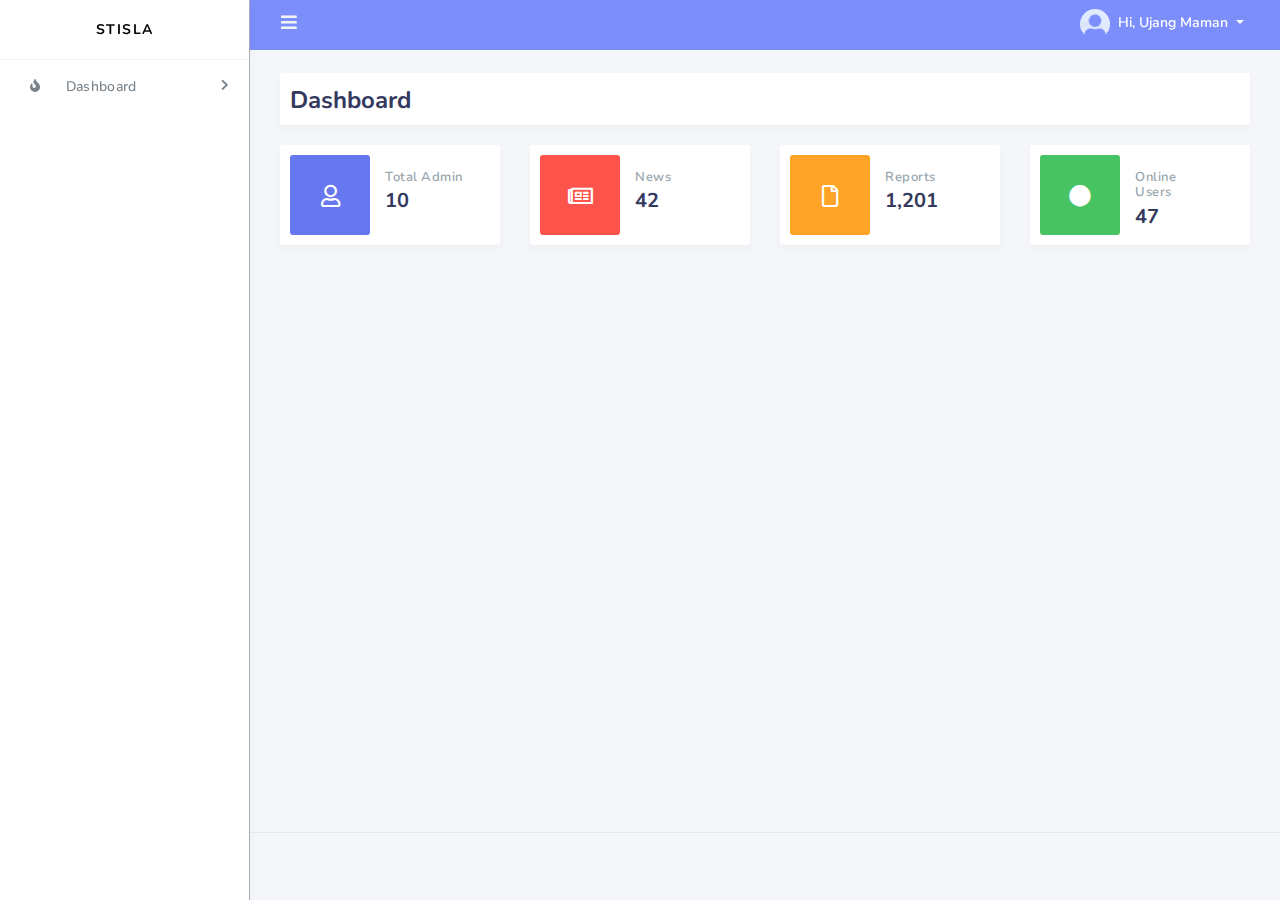
<file: product/index.html>
<!DOCTYPE html>
<html lang="en">

<head>
  <meta charset="UTF-8">
  <meta content="width=device-width, initial-scale=1, maximum-scale=1, shrink-to-fit=no" name="viewport">
  <title>General Dashboard &mdash; Stisla</title>

  <link rel="stylesheet" href="assets/css/bootstrap.min.css">
  <link rel="stylesheet" href="assets/css/fontawesome/css/all.css">

  <!-- CSS Libraries -->
  <link rel="stylesheet" href="assets/css/jqvmap.min.css">
  <link rel="stylesheet" href="assets/css/weather-icons.min.css">
  <link rel="stylesheet" href="assets/css/weather-icons-wind.min.css">
  <link rel="stylesheet" href="assets/css/summernote-bs4.css">

  <!-- Template CSS -->
  <link rel="stylesheet" href="assets/css/style.css">
  <link rel="stylesheet" href="assets/css/components.css">
</head>

<body>
  <div id="app">
    <div class="main-wrapper">
      <div class="navbar-bg"></div>
      <nav class="navbar navbar-expand-lg main-navbar">
        <form class="form-inline mr-auto">
          <ul class="navbar-nav mr-3">
            <li><a href="#" data-toggle="sidebar" class="nav-link nav-link-lg"><i class="fas fa-bars"></i></a></li>
          </ul>
        </form>
        <ul class="navbar-nav navbar-right">

          <li class="dropdown"><a href="#" data-toggle="dropdown"
              class="nav-link dropdown-toggle nav-link-lg nav-link-user">
              <img alt="image" src="assets/img/avatar/avatar-1.png" class="rounded-circle mr-1">
              <div class="d-sm-none d-lg-inline-block">Hi, Ujang Maman</div>
            </a>
            <div class="dropdown-menu dropdown-menu-right">

              <a href="#!" class="dropdown-item has-icon">
                <i class="far fa-user"></i> Profile
              </a>

              <a href="#!" class="dropdown-item has-icon">
                <i class="fas fa-cog"></i>Login Page Settings
              </a>

              <div class="dropdown-divider"></div>
              <a href="#!" class="dropdown-item has-icon text-danger">
                <i class="fas fa-sign-out-alt"></i> Logout
              </a>
            </div>
          </li>
        </ul>
      </nav>
      <div class="main-sidebar sidebar-style-2">
        <aside id="sidebar-wrapper">
          <div class="sidebar-brand">
            <a href="index.html">Stisla</a>
          </div>
          <div class="sidebar-brand sidebar-brand-sm">
            <a href="index.html">St</a>
          </div>
          <ul class="sidebar-menu">
            <li class="nav-item dropdown">
              <a href="#" class="nav-link has-dropdown"><i class="fas fa-fire"></i><span>Dashboard</span></a>
              <ul class="dropdown-menu">
                <li class="active"><a class="nav-link" href="#!">General Dashboard</a></li>
                <li><a class="nav-link" href="#!">Ecommerce Dashboard</a></li>
              </ul>
            </li>

          </ul>
        </aside>
      </div>

      <!-- Main Content -->
      <div class="main-content">
        <section class="section">
          <div class="section-header">
            <h1>Dashboard</h1>
          </div>
          <div class="row">
            <div class="col-lg-3 col-md-6 col-sm-6 col-12">
              <div class="card card-statistic-1">
                <div class="card-icon bg-primary">
                  <i class="far fa-user"></i>
                </div>
                <div class="card-wrap">
                  <div class="card-header">
                    <h4>Total Admin</h4>
                  </div>
                  <div class="card-body">
                    10
                  </div>
                </div>
              </div>
            </div>
            <div class="col-lg-3 col-md-6 col-sm-6 col-12">
              <div class="card card-statistic-1">
                <div class="card-icon bg-danger">
                  <i class="far fa-newspaper"></i>
                </div>
                <div class="card-wrap">
                  <div class="card-header">
                    <h4>News</h4>
                  </div>
                  <div class="card-body">
                    42
                  </div>
                </div>
              </div>
            </div>
            <div class="col-lg-3 col-md-6 col-sm-6 col-12">
              <div class="card card-statistic-1">
                <div class="card-icon bg-warning">
                  <i class="far fa-file"></i>
                </div>
                <div class="card-wrap">
                  <div class="card-header">
                    <h4>Reports</h4>
                  </div>
                  <div class="card-body">
                    1,201
                  </div>
                </div>
              </div>
            </div>
            <div class="col-lg-3 col-md-6 col-sm-6 col-12">
              <div class="card card-statistic-1">
                <div class="card-icon bg-success">
                  <i class="fas fa-circle"></i>
                </div>
                <div class="card-wrap">
                  <div class="card-header">
                    <h4>Online Users</h4>
                  </div>
                  <div class="card-body">
                    47
                  </div>
                </div>
              </div>
            </div>
          </div>


        </section>
      </div>
      <footer class="main-footer">
        <div class="footer-left"></a>
        </div>
        <div class="footer-right">

        </div>
      </footer>
    </div>
  </div>

  <!-- General JS Scripts -->
  <script src="assets/js/jquery.min.js"></script>
  <script src="assets/js/popper.min.js"></script>
  <script src="assets/js/bootstrap.min.js"></script>
  <script src="assets/js/jquery.nicescroll.min.js"></script>
  <script src="assets/js/moment.min.js"></script>
  <script src="assets/js/stisla.js"></script>

  <!-- JS Libraies -->
  <script src="assets/js/jquery.simpleWeather.min.js"></script>
  <script src="assets/js/Chart.min.js"></script>
  <script src="assets/js/jquery.vmap.min.js"></script>
  <script src="assets/js/jquery.vmap.world.js"></script>
  <script src="assets/js/summernote-bs4.js"></script>
  <script src="assets/js/jquery.chocolat.min.js"></script>

  <!-- Template JS File -->
  <script src="assets/js/scripts.js"></script>
  <script src="assets/js/custom.js"></script>

  <!-- Page Specific JS File -->
  <script src="assets/js/index.js"></script>
</body>

</html>
</file>
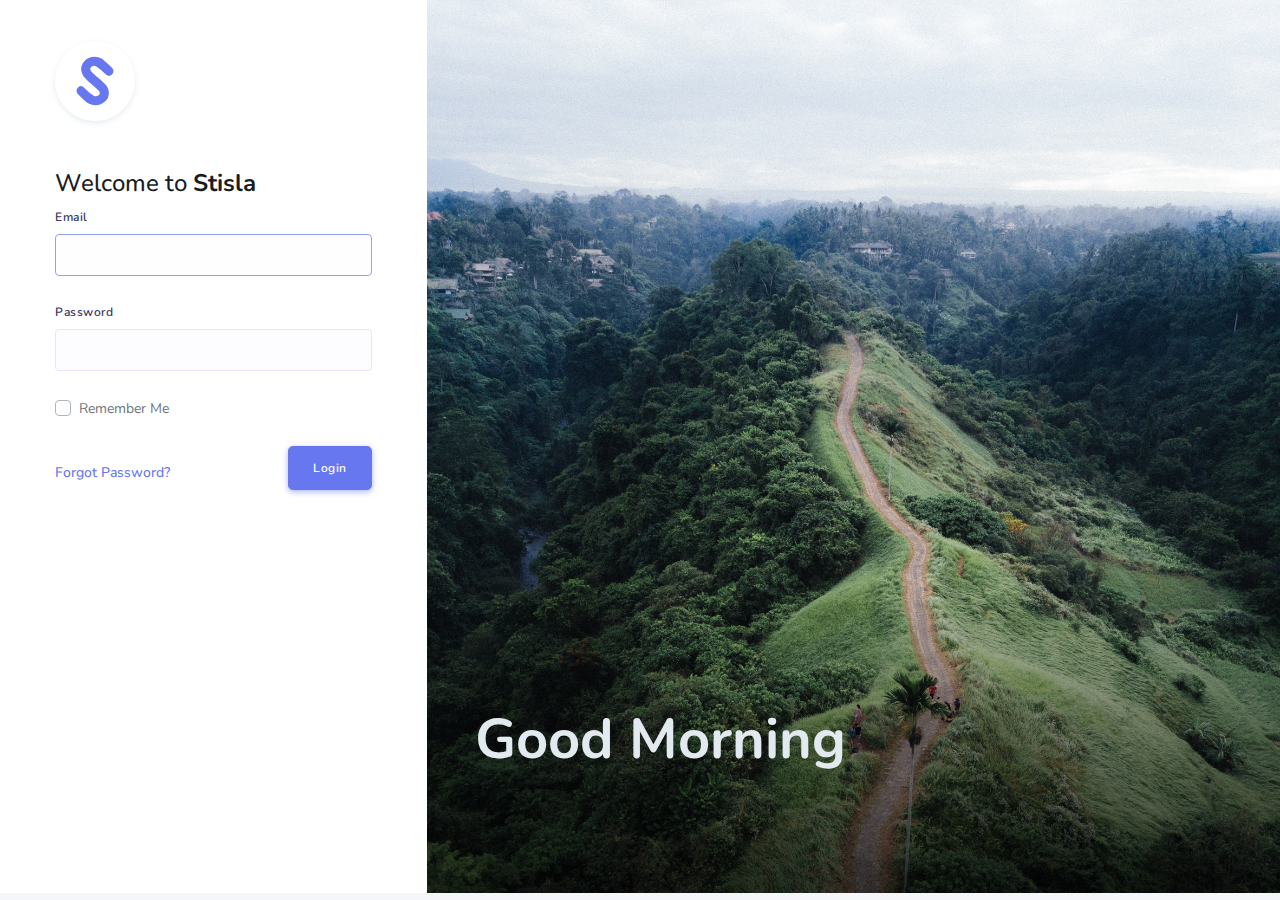
<file: product/login.html>
<!DOCTYPE html>
<html lang="en">

<head>
  <meta charset="UTF-8">
  <meta content="width=device-width, initial-scale=1, maximum-scale=1, shrink-to-fit=no" name="viewport">
  <title>Login &mdash; Stisla</title>

  <!-- General CSS Files -->
  <link rel="stylesheet" href="assets/css/bootstrap.min.css">
  <link rel="stylesheet" href="assets/css/fontawesome/css/all.css">

  <!-- CSS Libraries -->
  <link rel="stylesheet" href="assets/css/bootstrap-social.css">

  <!-- Template CSS -->
  <link rel="stylesheet" href="assets/css/style.css">
  <link rel="stylesheet" href="assets/css/components.css">
</head>

<body>
  <div id="app">
    <section class="section">
      <div class="d-flex flex-wrap align-items-stretch">
        <div class="col-lg-4 col-md-6 col-12 order-lg-1 min-vh-100 order-2 bg-white">
          <div class="p-4 m-3">
            <img src="assets/img/stisla-fill.svg" alt="logo" width="80" class="shadow-light rounded-circle mb-5 mt-2">
            <h4 class="text-dark font-weight-normal">Welcome to <span class="font-weight-bold">Stisla</span></h4>

            <form method="POST" action="#" class="needs-validation" novalidate="">
              <div class="form-group">
                <label for="email">Email</label>
                <input id="email" type="email" class="form-control" name="email" tabindex="1" required autofocus>
                <div class="invalid-feedback">
                  Please fill in your email
                </div>
              </div>

              <div class="form-group">
                <div class="d-block">
                  <label for="password" class="control-label">Password</label>
                </div>
                <input id="password" type="password" class="form-control" name="password" tabindex="2" required>
                <div class="invalid-feedback">
                  please fill in your password
                </div>
              </div>

              <div class="form-group">
                <div class="custom-control custom-checkbox">
                  <input type="checkbox" name="remember" class="custom-control-input" tabindex="3" id="remember-me">
                  <label class="custom-control-label" for="remember-me">Remember Me</label>
                </div>
              </div>

              <div class="form-group text-right">
                <a href="auth-forgot-password.html" class="float-left mt-3">
                  Forgot Password?
                </a>
                <button type="submit" class="btn btn-primary btn-lg btn-icon icon-right" tabindex="4">
                  Login
                </button>
              </div>
            </form>

          </div>
        </div>
        <div
          class="col-lg-8 col-12 order-lg-2 order-1 min-vh-100 background-walk-y position-relative overlay-gradient-bottom"
          data-background="assets/img/unsplash/login-bg.jpg">
          <div class="absolute-bottom-left index-2">
            <div class="text-light p-5 pb-2">
              <div class="mb-5 pb-3">
                <h1 class="mb-2 display-4 font-weight-bold">Good Morning</h1>
              </div>
            </div>
          </div>
        </div>
      </div>
    </section>
  </div>

  <!-- General JS Scripts -->
  <script src="assets/js/jquery.min.js"></script>
  <script src="assets/js/popper.min.js"></script>
  <script src="assets/js/bootstrap.min.js"></script>
  <script src="assets/js/jquery.nicescroll.min.js"></script>
  <script src="assets/js/moment.min.js"></script>
  <script src="assets/js/stisla.js"></script>

  <!-- JS Libraies -->

  <!-- Template JS File -->
  <script src="assets/js/scripts.js"></script>
  <script src="assets/js/custom.js"></script>

  <!-- Page Specific JS File -->
</body>

</html>
</file>
<file: product/assets/css/fontawesome/css/all.css>
.fa,.fab,.fal,.far,.fas{-moz-osx-font-smoothing:grayscale;-webkit-font-smoothing:antialiased;display:inline-block;font-style:normal;font-variant:normal;text-rendering:auto;line-height:1}.fa-lg{font-size:1.33333em;line-height:.75em;vertical-align:-.0667em}.fa-xs{font-size:.75em}.fa-sm{font-size:.875em}.fa-1x{font-size:1em}.fa-2x{font-size:2em}.fa-3x{font-size:3em}.fa-4x{font-size:4em}.fa-5x{font-size:5em}.fa-6x{font-size:6em}.fa-7x{font-size:7em}.fa-8x{font-size:8em}.fa-9x{font-size:9em}.fa-10x{font-size:10em}.fa-fw{text-align:center;width:1.25em}.fa-ul{list-style-type:none;margin-left:2.5em;padding-left:0}.fa-ul>li{position:relative}.fa-li{left:-2em;position:absolute;text-align:center;width:2em;line-height:inherit}.fa-border{border:.08em solid #eee;border-radius:.1em;padding:.2em .25em .15em}.fa-pull-left{float:left}.fa-pull-right{float:right}.fa.fa-pull-left,.fab.fa-pull-left,.fal.fa-pull-left,.far.fa-pull-left,.fas.fa-pull-left{margin-right:.3em}.fa.fa-pull-right,.fab.fa-pull-right,.fal.fa-pull-right,.far.fa-pull-right,.fas.fa-pull-right{margin-left:.3em}.fa-spin{animation:fa-spin 2s infinite linear}.fa-pulse{animation:fa-spin 1s infinite steps(8)}@keyframes fa-spin{0%{transform:rotate(0deg)}to{transform:rotate(1turn)}}.fa-rotate-90{-ms-filter:"progid:DXImageTransform.Microsoft.BasicImage(rotation=1)";transform:rotate(90deg)}.fa-rotate-180{-ms-filter:"progid:DXImageTransform.Microsoft.BasicImage(rotation=2)";transform:rotate(180deg)}.fa-rotate-270{-ms-filter:"progid:DXImageTransform.Microsoft.BasicImage(rotation=3)";transform:rotate(270deg)}.fa-flip-horizontal{-ms-filter:"progid:DXImageTransform.Microsoft.BasicImage(rotation=0, mirror=1)";transform:scaleX(-1)}.fa-flip-vertical{transform:scaleY(-1)}.fa-flip-both,.fa-flip-horizontal.fa-flip-vertical,.fa-flip-vertical{-ms-filter:"progid:DXImageTransform.Microsoft.BasicImage(rotation=2, mirror=1)"}.fa-flip-both,.fa-flip-horizontal.fa-flip-vertical{transform:scale(-1)}:root .fa-flip-both,:root .fa-flip-horizontal,:root .fa-flip-vertical,:root .fa-rotate-90,:root .fa-rotate-180,:root .fa-rotate-270{filter:none}.fa-stack{display:inline-block;height:2em;line-height:2em;position:relative;vertical-align:middle;width:2.5em}.fa-stack-1x,.fa-stack-2x{left:0;position:absolute;text-align:center;width:100%}.fa-stack-1x{line-height:inherit}.fa-stack-2x{font-size:2em}.fa-inverse{color:#fff}.fa-500px:before{content:"\f26e"}.fa-accessible-icon:before{content:"\f368"}.fa-accusoft:before{content:"\f369"}.fa-acquisitions-incorporated:before{content:"\f6af"}.fa-ad:before{content:"\f641"}.fa-address-book:before{content:"\f2b9"}.fa-address-card:before{content:"\f2bb"}.fa-adjust:before{content:"\f042"}.fa-adn:before{content:"\f170"}.fa-adobe:before{content:"\f778"}.fa-adversal:before{content:"\f36a"}.fa-affiliatetheme:before{content:"\f36b"}.fa-air-freshener:before{content:"\f5d0"}.fa-algolia:before{content:"\f36c"}.fa-align-center:before{content:"\f037"}.fa-align-justify:before{content:"\f039"}.fa-align-left:before{content:"\f036"}.fa-align-right:before{content:"\f038"}.fa-alipay:before{content:"\f642"}.fa-allergies:before{content:"\f461"}.fa-amazon:before{content:"\f270"}.fa-amazon-pay:before{content:"\f42c"}.fa-ambulance:before{content:"\f0f9"}.fa-american-sign-language-interpreting:before{content:"\f2a3"}.fa-amilia:before{content:"\f36d"}.fa-anchor:before{content:"\f13d"}.fa-android:before{content:"\f17b"}.fa-angellist:before{content:"\f209"}.fa-angle-double-down:before{content:"\f103"}.fa-angle-double-left:before{content:"\f100"}.fa-angle-double-right:before{content:"\f101"}.fa-angle-double-up:before{content:"\f102"}.fa-angle-down:before{content:"\f107"}.fa-angle-left:before{content:"\f104"}.fa-angle-right:before{content:"\f105"}.fa-angle-up:before{content:"\f106"}.fa-angry:before{content:"\f556"}.fa-angrycreative:before{content:"\f36e"}.fa-angular:before{content:"\f420"}.fa-ankh:before{content:"\f644"}.fa-app-store:before{content:"\f36f"}.fa-app-store-ios:before{content:"\f370"}.fa-apper:before{content:"\f371"}.fa-apple:before{content:"\f179"}.fa-apple-alt:before{content:"\f5d1"}.fa-apple-pay:before{content:"\f415"}.fa-archive:before{content:"\f187"}.fa-archway:before{content:"\f557"}.fa-arrow-alt-circle-down:before{content:"\f358"}.fa-arrow-alt-circle-left:before{content:"\f359"}.fa-arrow-alt-circle-right:before{content:"\f35a"}.fa-arrow-alt-circle-up:before{content:"\f35b"}.fa-arrow-circle-down:before{content:"\f0ab"}.fa-arrow-circle-left:before{content:"\f0a8"}.fa-arrow-circle-right:before{content:"\f0a9"}.fa-arrow-circle-up:before{content:"\f0aa"}.fa-arrow-down:before{content:"\f063"}.fa-arrow-left:before{content:"\f060"}.fa-arrow-right:before{content:"\f061"}.fa-arrow-up:before{content:"\f062"}.fa-arrows-alt:before{content:"\f0b2"}.fa-arrows-alt-h:before{content:"\f337"}.fa-arrows-alt-v:before{content:"\f338"}.fa-artstation:before{content:"\f77a"}.fa-assistive-listening-systems:before{content:"\f2a2"}.fa-asterisk:before{content:"\f069"}.fa-asymmetrik:before{content:"\f372"}.fa-at:before{content:"\f1fa"}.fa-atlas:before{content:"\f558"}.fa-atlassian:before{content:"\f77b"}.fa-atom:before{content:"\f5d2"}.fa-audible:before{content:"\f373"}.fa-audio-description:before{content:"\f29e"}.fa-autoprefixer:before{content:"\f41c"}.fa-avianex:before{content:"\f374"}.fa-aviato:before{content:"\f421"}.fa-award:before{content:"\f559"}.fa-aws:before{content:"\f375"}.fa-baby:before{content:"\f77c"}.fa-baby-carriage:before{content:"\f77d"}.fa-backspace:before{content:"\f55a"}.fa-backward:before{content:"\f04a"}.fa-bacon:before{content:"\f7e5"}.fa-balance-scale:before{content:"\f24e"}.fa-ban:before{content:"\f05e"}.fa-band-aid:before{content:"\f462"}.fa-bandcamp:before{content:"\f2d5"}.fa-barcode:before{content:"\f02a"}.fa-bars:before{content:"\f0c9"}.fa-baseball-ball:before{content:"\f433"}.fa-basketball-ball:before{content:"\f434"}.fa-bath:before{content:"\f2cd"}.fa-battery-empty:before{content:"\f244"}.fa-battery-full:before{content:"\f240"}.fa-battery-half:before{content:"\f242"}.fa-battery-quarter:before{content:"\f243"}.fa-battery-three-quarters:before{content:"\f241"}.fa-bed:before{content:"\f236"}.fa-beer:before{content:"\f0fc"}.fa-behance:before{content:"\f1b4"}.fa-behance-square:before{content:"\f1b5"}.fa-bell:before{content:"\f0f3"}.fa-bell-slash:before{content:"\f1f6"}.fa-bezier-curve:before{content:"\f55b"}.fa-bible:before{content:"\f647"}.fa-bicycle:before{content:"\f206"}.fa-bimobject:before{content:"\f378"}.fa-binoculars:before{content:"\f1e5"}.fa-biohazard:before{content:"\f780"}.fa-birthday-cake:before{content:"\f1fd"}.fa-bitbucket:before{content:"\f171"}.fa-bitcoin:before{content:"\f379"}.fa-bity:before{content:"\f37a"}.fa-black-tie:before{content:"\f27e"}.fa-blackberry:before{content:"\f37b"}.fa-blender:before{content:"\f517"}.fa-blender-phone:before{content:"\f6b6"}.fa-blind:before{content:"\f29d"}.fa-blog:before{content:"\f781"}.fa-blogger:before{content:"\f37c"}.fa-blogger-b:before{content:"\f37d"}.fa-bluetooth:before{content:"\f293"}.fa-bluetooth-b:before{content:"\f294"}.fa-bold:before{content:"\f032"}.fa-bolt:before{content:"\f0e7"}.fa-bomb:before{content:"\f1e2"}.fa-bone:before{content:"\f5d7"}.fa-bong:before{content:"\f55c"}.fa-book:before{content:"\f02d"}.fa-book-dead:before{content:"\f6b7"}.fa-book-medical:before{content:"\f7e6"}.fa-book-open:before{content:"\f518"}.fa-book-reader:before{content:"\f5da"}.fa-bookmark:before{content:"\f02e"}.fa-bowling-ball:before{content:"\f436"}.fa-box:before{content:"\f466"}.fa-box-open:before{content:"\f49e"}.fa-boxes:before{content:"\f468"}.fa-braille:before{content:"\f2a1"}.fa-brain:before{content:"\f5dc"}.fa-bread-slice:before{content:"\f7ec"}.fa-briefcase:before{content:"\f0b1"}.fa-briefcase-medical:before{content:"\f469"}.fa-broadcast-tower:before{content:"\f519"}.fa-broom:before{content:"\f51a"}.fa-brush:before{content:"\f55d"}.fa-btc:before{content:"\f15a"}.fa-bug:before{content:"\f188"}.fa-building:before{content:"\f1ad"}.fa-bullhorn:before{content:"\f0a1"}.fa-bullseye:before{content:"\f140"}.fa-burn:before{content:"\f46a"}.fa-buromobelexperte:before{content:"\f37f"}.fa-bus:before{content:"\f207"}.fa-bus-alt:before{content:"\f55e"}.fa-business-time:before{content:"\f64a"}.fa-buysellads:before{content:"\f20d"}.fa-calculator:before{content:"\f1ec"}.fa-calendar:before{content:"\f133"}.fa-calendar-alt:before{content:"\f073"}.fa-calendar-check:before{content:"\f274"}.fa-calendar-day:before{content:"\f783"}.fa-calendar-minus:before{content:"\f272"}.fa-calendar-plus:before{content:"\f271"}.fa-calendar-times:before{content:"\f273"}.fa-calendar-week:before{content:"\f784"}.fa-camera:before{content:"\f030"}.fa-camera-retro:before{content:"\f083"}.fa-campground:before{content:"\f6bb"}.fa-canadian-maple-leaf:before{content:"\f785"}.fa-candy-cane:before{content:"\f786"}.fa-cannabis:before{content:"\f55f"}.fa-capsules:before{content:"\f46b"}.fa-car:before{content:"\f1b9"}.fa-car-alt:before{content:"\f5de"}.fa-car-battery:before{content:"\f5df"}.fa-car-crash:before{content:"\f5e1"}.fa-car-side:before{content:"\f5e4"}.fa-caret-down:before{content:"\f0d7"}.fa-caret-left:before{content:"\f0d9"}.fa-caret-right:before{content:"\f0da"}.fa-caret-square-down:before{content:"\f150"}.fa-caret-square-left:before{content:"\f191"}.fa-caret-square-right:before{content:"\f152"}.fa-caret-square-up:before{content:"\f151"}.fa-caret-up:before{content:"\f0d8"}.fa-carrot:before{content:"\f787"}.fa-cart-arrow-down:before{content:"\f218"}.fa-cart-plus:before{content:"\f217"}.fa-cash-register:before{content:"\f788"}.fa-cat:before{content:"\f6be"}.fa-cc-amazon-pay:before{content:"\f42d"}.fa-cc-amex:before{content:"\f1f3"}.fa-cc-apple-pay:before{content:"\f416"}.fa-cc-diners-club:before{content:"\f24c"}.fa-cc-discover:before{content:"\f1f2"}.fa-cc-jcb:before{content:"\f24b"}.fa-cc-mastercard:before{content:"\f1f1"}.fa-cc-paypal:before{content:"\f1f4"}.fa-cc-stripe:before{content:"\f1f5"}.fa-cc-visa:before{content:"\f1f0"}.fa-centercode:before{content:"\f380"}.fa-centos:before{content:"\f789"}.fa-certificate:before{content:"\f0a3"}.fa-chair:before{content:"\f6c0"}.fa-chalkboard:before{content:"\f51b"}.fa-chalkboard-teacher:before{content:"\f51c"}.fa-charging-station:before{content:"\f5e7"}.fa-chart-area:before{content:"\f1fe"}.fa-chart-bar:before{content:"\f080"}.fa-chart-line:before{content:"\f201"}.fa-chart-pie:before{content:"\f200"}.fa-check:before{content:"\f00c"}.fa-check-circle:before{content:"\f058"}.fa-check-double:before{content:"\f560"}.fa-check-square:before{content:"\f14a"}.fa-cheese:before{content:"\f7ef"}.fa-chess:before{content:"\f439"}.fa-chess-bishop:before{content:"\f43a"}.fa-chess-board:before{content:"\f43c"}.fa-chess-king:before{content:"\f43f"}.fa-chess-knight:before{content:"\f441"}.fa-chess-pawn:before{content:"\f443"}.fa-chess-queen:before{content:"\f445"}.fa-chess-rook:before{content:"\f447"}.fa-chevron-circle-down:before{content:"\f13a"}.fa-chevron-circle-left:before{content:"\f137"}.fa-chevron-circle-right:before{content:"\f138"}.fa-chevron-circle-up:before{content:"\f139"}.fa-chevron-down:before{content:"\f078"}.fa-chevron-left:before{content:"\f053"}.fa-chevron-right:before{content:"\f054"}.fa-chevron-up:before{content:"\f077"}.fa-child:before{content:"\f1ae"}.fa-chrome:before{content:"\f268"}.fa-church:before{content:"\f51d"}.fa-circle:before{content:"\f111"}.fa-circle-notch:before{content:"\f1ce"}.fa-city:before{content:"\f64f"}.fa-clinic-medical:before{content:"\f7f2"}.fa-clipboard:before{content:"\f328"}.fa-clipboard-check:before{content:"\f46c"}.fa-clipboard-list:before{content:"\f46d"}.fa-clock:before{content:"\f017"}.fa-clone:before{content:"\f24d"}.fa-closed-captioning:before{content:"\f20a"}.fa-cloud:before{content:"\f0c2"}.fa-cloud-download-alt:before{content:"\f381"}.fa-cloud-meatball:before{content:"\f73b"}.fa-cloud-moon:before{content:"\f6c3"}.fa-cloud-moon-rain:before{content:"\f73c"}.fa-cloud-rain:before{content:"\f73d"}.fa-cloud-showers-heavy:before{content:"\f740"}.fa-cloud-sun:before{content:"\f6c4"}.fa-cloud-sun-rain:before{content:"\f743"}.fa-cloud-upload-alt:before{content:"\f382"}.fa-cloudscale:before{content:"\f383"}.fa-cloudsmith:before{content:"\f384"}.fa-cloudversify:before{content:"\f385"}.fa-cocktail:before{content:"\f561"}.fa-code:before{content:"\f121"}.fa-code-branch:before{content:"\f126"}.fa-codepen:before{content:"\f1cb"}.fa-codiepie:before{content:"\f284"}.fa-coffee:before{content:"\f0f4"}.fa-cog:before{content:"\f013"}.fa-cogs:before{content:"\f085"}.fa-coins:before{content:"\f51e"}.fa-columns:before{content:"\f0db"}.fa-comment:before{content:"\f075"}.fa-comment-alt:before{content:"\f27a"}.fa-comment-dollar:before{content:"\f651"}.fa-comment-dots:before{content:"\f4ad"}.fa-comment-medical:before{content:"\f7f5"}.fa-comment-slash:before{content:"\f4b3"}.fa-comments:before{content:"\f086"}.fa-comments-dollar:before{content:"\f653"}.fa-compact-disc:before{content:"\f51f"}.fa-compass:before{content:"\f14e"}.fa-compress:before{content:"\f066"}.fa-compress-arrows-alt:before{content:"\f78c"}.fa-concierge-bell:before{content:"\f562"}.fa-confluence:before{content:"\f78d"}.fa-connectdevelop:before{content:"\f20e"}.fa-contao:before{content:"\f26d"}.fa-cookie:before{content:"\f563"}.fa-cookie-bite:before{content:"\f564"}.fa-copy:before{content:"\f0c5"}.fa-copyright:before{content:"\f1f9"}.fa-couch:before{content:"\f4b8"}.fa-cpanel:before{content:"\f388"}.fa-creative-commons:before{content:"\f25e"}.fa-creative-commons-by:before{content:"\f4e7"}.fa-creative-commons-nc:before{content:"\f4e8"}.fa-creative-commons-nc-eu:before{content:"\f4e9"}.fa-creative-commons-nc-jp:before{content:"\f4ea"}.fa-creative-commons-nd:before{content:"\f4eb"}.fa-creative-commons-pd:before{content:"\f4ec"}.fa-creative-commons-pd-alt:before{content:"\f4ed"}.fa-creative-commons-remix:before{content:"\f4ee"}.fa-creative-commons-sa:before{content:"\f4ef"}.fa-creative-commons-sampling:before{content:"\f4f0"}.fa-creative-commons-sampling-plus:before{content:"\f4f1"}.fa-creative-commons-share:before{content:"\f4f2"}.fa-creative-commons-zero:before{content:"\f4f3"}.fa-credit-card:before{content:"\f09d"}.fa-critical-role:before{content:"\f6c9"}.fa-crop:before{content:"\f125"}.fa-crop-alt:before{content:"\f565"}.fa-cross:before{content:"\f654"}.fa-crosshairs:before{content:"\f05b"}.fa-crow:before{content:"\f520"}.fa-crown:before{content:"\f521"}.fa-crutch:before{content:"\f7f7"}.fa-css3:before{content:"\f13c"}.fa-css3-alt:before{content:"\f38b"}.fa-cube:before{content:"\f1b2"}.fa-cubes:before{content:"\f1b3"}.fa-cut:before{content:"\f0c4"}.fa-cuttlefish:before{content:"\f38c"}.fa-d-and-d:before{content:"\f38d"}.fa-d-and-d-beyond:before{content:"\f6ca"}.fa-dashcube:before{content:"\f210"}.fa-database:before{content:"\f1c0"}.fa-deaf:before{content:"\f2a4"}.fa-delicious:before{content:"\f1a5"}.fa-democrat:before{content:"\f747"}.fa-deploydog:before{content:"\f38e"}.fa-deskpro:before{content:"\f38f"}.fa-desktop:before{content:"\f108"}.fa-dev:before{content:"\f6cc"}.fa-deviantart:before{content:"\f1bd"}.fa-dharmachakra:before{content:"\f655"}.fa-dhl:before{content:"\f790"}.fa-diagnoses:before{content:"\f470"}.fa-diaspora:before{content:"\f791"}.fa-dice:before{content:"\f522"}.fa-dice-d20:before{content:"\f6cf"}.fa-dice-d6:before{content:"\f6d1"}.fa-dice-five:before{content:"\f523"}.fa-dice-four:before{content:"\f524"}.fa-dice-one:before{content:"\f525"}.fa-dice-six:before{content:"\f526"}.fa-dice-three:before{content:"\f527"}.fa-dice-two:before{content:"\f528"}.fa-digg:before{content:"\f1a6"}.fa-digital-ocean:before{content:"\f391"}.fa-digital-tachograph:before{content:"\f566"}.fa-directions:before{content:"\f5eb"}.fa-discord:before{content:"\f392"}.fa-discourse:before{content:"\f393"}.fa-divide:before{content:"\f529"}.fa-dizzy:before{content:"\f567"}.fa-dna:before{content:"\f471"}.fa-dochub:before{content:"\f394"}.fa-docker:before{content:"\f395"}.fa-dog:before{content:"\f6d3"}.fa-dollar-sign:before{content:"\f155"}.fa-dolly:before{content:"\f472"}.fa-dolly-flatbed:before{content:"\f474"}.fa-donate:before{content:"\f4b9"}.fa-door-closed:before{content:"\f52a"}.fa-door-open:before{content:"\f52b"}.fa-dot-circle:before{content:"\f192"}.fa-dove:before{content:"\f4ba"}.fa-download:before{content:"\f019"}.fa-draft2digital:before{content:"\f396"}.fa-drafting-compass:before{content:"\f568"}.fa-dragon:before{content:"\f6d5"}.fa-draw-polygon:before{content:"\f5ee"}.fa-dribbble:before{content:"\f17d"}.fa-dribbble-square:before{content:"\f397"}.fa-dropbox:before{content:"\f16b"}.fa-drum:before{content:"\f569"}.fa-drum-steelpan:before{content:"\f56a"}.fa-drumstick-bite:before{content:"\f6d7"}.fa-drupal:before{content:"\f1a9"}.fa-dumbbell:before{content:"\f44b"}.fa-dumpster:before{content:"\f793"}.fa-dumpster-fire:before{content:"\f794"}.fa-dungeon:before{content:"\f6d9"}.fa-dyalog:before{content:"\f399"}.fa-earlybirds:before{content:"\f39a"}.fa-ebay:before{content:"\f4f4"}.fa-edge:before{content:"\f282"}.fa-edit:before{content:"\f044"}.fa-egg:before{content:"\f7fb"}.fa-eject:before{content:"\f052"}.fa-elementor:before{content:"\f430"}.fa-ellipsis-h:before{content:"\f141"}.fa-ellipsis-v:before{content:"\f142"}.fa-ello:before{content:"\f5f1"}.fa-ember:before{content:"\f423"}.fa-empire:before{content:"\f1d1"}.fa-envelope:before{content:"\f0e0"}.fa-envelope-open:before{content:"\f2b6"}.fa-envelope-open-text:before{content:"\f658"}.fa-envelope-square:before{content:"\f199"}.fa-envira:before{content:"\f299"}.fa-equals:before{content:"\f52c"}.fa-eraser:before{content:"\f12d"}.fa-erlang:before{content:"\f39d"}.fa-ethereum:before{content:"\f42e"}.fa-ethernet:before{content:"\f796"}.fa-etsy:before{content:"\f2d7"}.fa-euro-sign:before{content:"\f153"}.fa-exchange-alt:before{content:"\f362"}.fa-exclamation:before{content:"\f12a"}.fa-exclamation-circle:before{content:"\f06a"}.fa-exclamation-triangle:before{content:"\f071"}.fa-expand:before{content:"\f065"}.fa-expand-arrows-alt:before{content:"\f31e"}.fa-expeditedssl:before{content:"\f23e"}.fa-external-link-alt:before{content:"\f35d"}.fa-external-link-square-alt:before{content:"\f360"}.fa-eye:before{content:"\f06e"}.fa-eye-dropper:before{content:"\f1fb"}.fa-eye-slash:before{content:"\f070"}.fa-facebook:before{content:"\f09a"}.fa-facebook-f:before{content:"\f39e"}.fa-facebook-messenger:before{content:"\f39f"}.fa-facebook-square:before{content:"\f082"}.fa-fantasy-flight-games:before{content:"\f6dc"}.fa-fast-backward:before{content:"\f049"}.fa-fast-forward:before{content:"\f050"}.fa-fax:before{content:"\f1ac"}.fa-feather:before{content:"\f52d"}.fa-feather-alt:before{content:"\f56b"}.fa-fedex:before{content:"\f797"}.fa-fedora:before{content:"\f798"}.fa-female:before{content:"\f182"}.fa-fighter-jet:before{content:"\f0fb"}.fa-figma:before{content:"\f799"}.fa-file:before{content:"\f15b"}.fa-file-alt:before{content:"\f15c"}.fa-file-archive:before{content:"\f1c6"}.fa-file-audio:before{content:"\f1c7"}.fa-file-code:before{content:"\f1c9"}.fa-file-contract:before{content:"\f56c"}.fa-file-csv:before{content:"\f6dd"}.fa-file-download:before{content:"\f56d"}.fa-file-excel:before{content:"\f1c3"}.fa-file-export:before{content:"\f56e"}.fa-file-image:before{content:"\f1c5"}.fa-file-import:before{content:"\f56f"}.fa-file-invoice:before{content:"\f570"}.fa-file-invoice-dollar:before{content:"\f571"}.fa-file-medical:before{content:"\f477"}.fa-file-medical-alt:before{content:"\f478"}.fa-file-pdf:before{content:"\f1c1"}.fa-file-powerpoint:before{content:"\f1c4"}.fa-file-prescription:before{content:"\f572"}.fa-file-signature:before{content:"\f573"}.fa-file-upload:before{content:"\f574"}.fa-file-video:before{content:"\f1c8"}.fa-file-word:before{content:"\f1c2"}.fa-fill:before{content:"\f575"}.fa-fill-drip:before{content:"\f576"}.fa-film:before{content:"\f008"}.fa-filter:before{content:"\f0b0"}.fa-fingerprint:before{content:"\f577"}.fa-fire:before{content:"\f06d"}.fa-fire-alt:before{content:"\f7e4"}.fa-fire-extinguisher:before{content:"\f134"}.fa-firefox:before{content:"\f269"}.fa-first-aid:before{content:"\f479"}.fa-first-order:before{content:"\f2b0"}.fa-first-order-alt:before{content:"\f50a"}.fa-firstdraft:before{content:"\f3a1"}.fa-fish:before{content:"\f578"}.fa-fist-raised:before{content:"\f6de"}.fa-flag:before{content:"\f024"}.fa-flag-checkered:before{content:"\f11e"}.fa-flag-usa:before{content:"\f74d"}.fa-flask:before{content:"\f0c3"}.fa-flickr:before{content:"\f16e"}.fa-flipboard:before{content:"\f44d"}.fa-flushed:before{content:"\f579"}.fa-fly:before{content:"\f417"}.fa-folder:before{content:"\f07b"}.fa-folder-minus:before{content:"\f65d"}.fa-folder-open:before{content:"\f07c"}.fa-folder-plus:before{content:"\f65e"}.fa-font:before{content:"\f031"}.fa-font-awesome:before{content:"\f2b4"}.fa-font-awesome-alt:before{content:"\f35c"}.fa-font-awesome-flag:before{content:"\f425"}.fa-font-awesome-logo-full:before{content:"\f4e6"}.fa-fonticons:before{content:"\f280"}.fa-fonticons-fi:before{content:"\f3a2"}.fa-football-ball:before{content:"\f44e"}.fa-fort-awesome:before{content:"\f286"}.fa-fort-awesome-alt:before{content:"\f3a3"}.fa-forumbee:before{content:"\f211"}.fa-forward:before{content:"\f04e"}.fa-foursquare:before{content:"\f180"}.fa-free-code-camp:before{content:"\f2c5"}.fa-freebsd:before{content:"\f3a4"}.fa-frog:before{content:"\f52e"}.fa-frown:before{content:"\f119"}.fa-frown-open:before{content:"\f57a"}.fa-fulcrum:before{content:"\f50b"}.fa-funnel-dollar:before{content:"\f662"}.fa-futbol:before{content:"\f1e3"}.fa-galactic-republic:before{content:"\f50c"}.fa-galactic-senate:before{content:"\f50d"}.fa-gamepad:before{content:"\f11b"}.fa-gas-pump:before{content:"\f52f"}.fa-gavel:before{content:"\f0e3"}.fa-gem:before{content:"\f3a5"}.fa-genderless:before{content:"\f22d"}.fa-get-pocket:before{content:"\f265"}.fa-gg:before{content:"\f260"}.fa-gg-circle:before{content:"\f261"}.fa-ghost:before{content:"\f6e2"}.fa-gift:before{content:"\f06b"}.fa-gifts:before{content:"\f79c"}.fa-git:before{content:"\f1d3"}.fa-git-square:before{content:"\f1d2"}.fa-github:before{content:"\f09b"}.fa-github-alt:before{content:"\f113"}.fa-github-square:before{content:"\f092"}.fa-gitkraken:before{content:"\f3a6"}.fa-gitlab:before{content:"\f296"}.fa-gitter:before{content:"\f426"}.fa-glass-cheers:before{content:"\f79f"}.fa-glass-martini:before{content:"\f000"}.fa-glass-martini-alt:before{content:"\f57b"}.fa-glass-whiskey:before{content:"\f7a0"}.fa-glasses:before{content:"\f530"}.fa-glide:before{content:"\f2a5"}.fa-glide-g:before{content:"\f2a6"}.fa-globe:before{content:"\f0ac"}.fa-globe-africa:before{content:"\f57c"}.fa-globe-americas:before{content:"\f57d"}.fa-globe-asia:before{content:"\f57e"}.fa-globe-europe:before{content:"\f7a2"}.fa-gofore:before{content:"\f3a7"}.fa-golf-ball:before{content:"\f450"}.fa-goodreads:before{content:"\f3a8"}.fa-goodreads-g:before{content:"\f3a9"}.fa-google:before{content:"\f1a0"}.fa-google-drive:before{content:"\f3aa"}.fa-google-play:before{content:"\f3ab"}.fa-google-plus:before{content:"\f2b3"}.fa-google-plus-g:before{content:"\f0d5"}.fa-google-plus-square:before{content:"\f0d4"}.fa-google-wallet:before{content:"\f1ee"}.fa-gopuram:before{content:"\f664"}.fa-graduation-cap:before{content:"\f19d"}.fa-gratipay:before{content:"\f184"}.fa-grav:before{content:"\f2d6"}.fa-greater-than:before{content:"\f531"}.fa-greater-than-equal:before{content:"\f532"}.fa-grimace:before{content:"\f57f"}.fa-grin:before{content:"\f580"}.fa-grin-alt:before{content:"\f581"}.fa-grin-beam:before{content:"\f582"}.fa-grin-beam-sweat:before{content:"\f583"}.fa-grin-hearts:before{content:"\f584"}.fa-grin-squint:before{content:"\f585"}.fa-grin-squint-tears:before{content:"\f586"}.fa-grin-stars:before{content:"\f587"}.fa-grin-tears:before{content:"\f588"}.fa-grin-tongue:before{content:"\f589"}.fa-grin-tongue-squint:before{content:"\f58a"}.fa-grin-tongue-wink:before{content:"\f58b"}.fa-grin-wink:before{content:"\f58c"}.fa-grip-horizontal:before{content:"\f58d"}.fa-grip-lines:before{content:"\f7a4"}.fa-grip-lines-vertical:before{content:"\f7a5"}.fa-grip-vertical:before{content:"\f58e"}.fa-gripfire:before{content:"\f3ac"}.fa-grunt:before{content:"\f3ad"}.fa-guitar:before{content:"\f7a6"}.fa-gulp:before{content:"\f3ae"}.fa-h-square:before{content:"\f0fd"}.fa-hacker-news:before{content:"\f1d4"}.fa-hacker-news-square:before{content:"\f3af"}.fa-hackerrank:before{content:"\f5f7"}.fa-hamburger:before{content:"\f805"}.fa-hammer:before{content:"\f6e3"}.fa-hamsa:before{content:"\f665"}.fa-hand-holding:before{content:"\f4bd"}.fa-hand-holding-heart:before{content:"\f4be"}.fa-hand-holding-usd:before{content:"\f4c0"}.fa-hand-lizard:before{content:"\f258"}.fa-hand-middle-finger:before{content:"\f806"}.fa-hand-paper:before{content:"\f256"}.fa-hand-peace:before{content:"\f25b"}.fa-hand-point-down:before{content:"\f0a7"}.fa-hand-point-left:before{content:"\f0a5"}.fa-hand-point-right:before{content:"\f0a4"}.fa-hand-point-up:before{content:"\f0a6"}.fa-hand-pointer:before{content:"\f25a"}.fa-hand-rock:before{content:"\f255"}.fa-hand-scissors:before{content:"\f257"}.fa-hand-spock:before{content:"\f259"}.fa-hands:before{content:"\f4c2"}.fa-hands-helping:before{content:"\f4c4"}.fa-handshake:before{content:"\f2b5"}.fa-hanukiah:before{content:"\f6e6"}.fa-hard-hat:before{content:"\f807"}.fa-hashtag:before{content:"\f292"}.fa-hat-wizard:before{content:"\f6e8"}.fa-haykal:before{content:"\f666"}.fa-hdd:before{content:"\f0a0"}.fa-heading:before{content:"\f1dc"}.fa-headphones:before{content:"\f025"}.fa-headphones-alt:before{content:"\f58f"}.fa-headset:before{content:"\f590"}.fa-heart:before{content:"\f004"}.fa-heart-broken:before{content:"\f7a9"}.fa-heartbeat:before{content:"\f21e"}.fa-helicopter:before{content:"\f533"}.fa-highlighter:before{content:"\f591"}.fa-hiking:before{content:"\f6ec"}.fa-hippo:before{content:"\f6ed"}.fa-hips:before{content:"\f452"}.fa-hire-a-helper:before{content:"\f3b0"}.fa-history:before{content:"\f1da"}.fa-hockey-puck:before{content:"\f453"}.fa-holly-berry:before{content:"\f7aa"}.fa-home:before{content:"\f015"}.fa-hooli:before{content:"\f427"}.fa-hornbill:before{content:"\f592"}.fa-horse:before{content:"\f6f0"}.fa-horse-head:before{content:"\f7ab"}.fa-hospital:before{content:"\f0f8"}.fa-hospital-alt:before{content:"\f47d"}.fa-hospital-symbol:before{content:"\f47e"}.fa-hot-tub:before{content:"\f593"}.fa-hotdog:before{content:"\f80f"}.fa-hotel:before{content:"\f594"}.fa-hotjar:before{content:"\f3b1"}.fa-hourglass:before{content:"\f254"}.fa-hourglass-end:before{content:"\f253"}.fa-hourglass-half:before{content:"\f252"}.fa-hourglass-start:before{content:"\f251"}.fa-house-damage:before{content:"\f6f1"}.fa-houzz:before{content:"\f27c"}.fa-hryvnia:before{content:"\f6f2"}.fa-html5:before{content:"\f13b"}.fa-hubspot:before{content:"\f3b2"}.fa-i-cursor:before{content:"\f246"}.fa-ice-cream:before{content:"\f810"}.fa-icicles:before{content:"\f7ad"}.fa-id-badge:before{content:"\f2c1"}.fa-id-card:before{content:"\f2c2"}.fa-id-card-alt:before{content:"\f47f"}.fa-igloo:before{content:"\f7ae"}.fa-image:before{content:"\f03e"}.fa-images:before{content:"\f302"}.fa-imdb:before{content:"\f2d8"}.fa-inbox:before{content:"\f01c"}.fa-indent:before{content:"\f03c"}.fa-industry:before{content:"\f275"}.fa-infinity:before{content:"\f534"}.fa-info:before{content:"\f129"}.fa-info-circle:before{content:"\f05a"}.fa-instagram:before{content:"\f16d"}.fa-intercom:before{content:"\f7af"}.fa-internet-explorer:before{content:"\f26b"}.fa-invision:before{content:"\f7b0"}.fa-ioxhost:before{content:"\f208"}.fa-italic:before{content:"\f033"}.fa-itunes:before{content:"\f3b4"}.fa-itunes-note:before{content:"\f3b5"}.fa-java:before{content:"\f4e4"}.fa-jedi:before{content:"\f669"}.fa-jedi-order:before{content:"\f50e"}.fa-jenkins:before{content:"\f3b6"}.fa-jira:before{content:"\f7b1"}.fa-joget:before{content:"\f3b7"}.fa-joint:before{content:"\f595"}.fa-joomla:before{content:"\f1aa"}.fa-journal-whills:before{content:"\f66a"}.fa-js:before{content:"\f3b8"}.fa-js-square:before{content:"\f3b9"}.fa-jsfiddle:before{content:"\f1cc"}.fa-kaaba:before{content:"\f66b"}.fa-kaggle:before{content:"\f5fa"}.fa-key:before{content:"\f084"}.fa-keybase:before{content:"\f4f5"}.fa-keyboard:before{content:"\f11c"}.fa-keycdn:before{content:"\f3ba"}.fa-khanda:before{content:"\f66d"}.fa-kickstarter:before{content:"\f3bb"}.fa-kickstarter-k:before{content:"\f3bc"}.fa-kiss:before{content:"\f596"}.fa-kiss-beam:before{content:"\f597"}.fa-kiss-wink-heart:before{content:"\f598"}.fa-kiwi-bird:before{content:"\f535"}.fa-korvue:before{content:"\f42f"}.fa-landmark:before{content:"\f66f"}.fa-language:before{content:"\f1ab"}.fa-laptop:before{content:"\f109"}.fa-laptop-code:before{content:"\f5fc"}.fa-laptop-medical:before{content:"\f812"}.fa-laravel:before{content:"\f3bd"}.fa-lastfm:before{content:"\f202"}.fa-lastfm-square:before{content:"\f203"}.fa-laugh:before{content:"\f599"}.fa-laugh-beam:before{content:"\f59a"}.fa-laugh-squint:before{content:"\f59b"}.fa-laugh-wink:before{content:"\f59c"}.fa-layer-group:before{content:"\f5fd"}.fa-leaf:before{content:"\f06c"}.fa-leanpub:before{content:"\f212"}.fa-lemon:before{content:"\f094"}.fa-less:before{content:"\f41d"}.fa-less-than:before{content:"\f536"}.fa-less-than-equal:before{content:"\f537"}.fa-level-down-alt:before{content:"\f3be"}.fa-level-up-alt:before{content:"\f3bf"}.fa-life-ring:before{content:"\f1cd"}.fa-lightbulb:before{content:"\f0eb"}.fa-line:before{content:"\f3c0"}.fa-link:before{content:"\f0c1"}.fa-linkedin:before{content:"\f08c"}.fa-linkedin-in:before{content:"\f0e1"}.fa-linode:before{content:"\f2b8"}.fa-linux:before{content:"\f17c"}.fa-lira-sign:before{content:"\f195"}.fa-list:before{content:"\f03a"}.fa-list-alt:before{content:"\f022"}.fa-list-ol:before{content:"\f0cb"}.fa-list-ul:before{content:"\f0ca"}.fa-location-arrow:before{content:"\f124"}.fa-lock:before{content:"\f023"}.fa-lock-open:before{content:"\f3c1"}.fa-long-arrow-alt-down:before{content:"\f309"}.fa-long-arrow-alt-left:before{content:"\f30a"}.fa-long-arrow-alt-right:before{content:"\f30b"}.fa-long-arrow-alt-up:before{content:"\f30c"}.fa-low-vision:before{content:"\f2a8"}.fa-luggage-cart:before{content:"\f59d"}.fa-lyft:before{content:"\f3c3"}.fa-magento:before{content:"\f3c4"}.fa-magic:before{content:"\f0d0"}.fa-magnet:before{content:"\f076"}.fa-mail-bulk:before{content:"\f674"}.fa-mailchimp:before{content:"\f59e"}.fa-male:before{content:"\f183"}.fa-mandalorian:before{content:"\f50f"}.fa-map:before{content:"\f279"}.fa-map-marked:before{content:"\f59f"}.fa-map-marked-alt:before{content:"\f5a0"}.fa-map-marker:before{content:"\f041"}.fa-map-marker-alt:before{content:"\f3c5"}.fa-map-pin:before{content:"\f276"}.fa-map-signs:before{content:"\f277"}.fa-markdown:before{content:"\f60f"}.fa-marker:before{content:"\f5a1"}.fa-mars:before{content:"\f222"}.fa-mars-double:before{content:"\f227"}.fa-mars-stroke:before{content:"\f229"}.fa-mars-stroke-h:before{content:"\f22b"}.fa-mars-stroke-v:before{content:"\f22a"}.fa-mask:before{content:"\f6fa"}.fa-mastodon:before{content:"\f4f6"}.fa-maxcdn:before{content:"\f136"}.fa-medal:before{content:"\f5a2"}.fa-medapps:before{content:"\f3c6"}.fa-medium:before{content:"\f23a"}.fa-medium-m:before{content:"\f3c7"}.fa-medkit:before{content:"\f0fa"}.fa-medrt:before{content:"\f3c8"}.fa-meetup:before{content:"\f2e0"}.fa-megaport:before{content:"\f5a3"}.fa-meh:before{content:"\f11a"}.fa-meh-blank:before{content:"\f5a4"}.fa-meh-rolling-eyes:before{content:"\f5a5"}.fa-memory:before{content:"\f538"}.fa-mendeley:before{content:"\f7b3"}.fa-menorah:before{content:"\f676"}.fa-mercury:before{content:"\f223"}.fa-meteor:before{content:"\f753"}.fa-microchip:before{content:"\f2db"}.fa-microphone:before{content:"\f130"}.fa-microphone-alt:before{content:"\f3c9"}.fa-microphone-alt-slash:before{content:"\f539"}.fa-microphone-slash:before{content:"\f131"}.fa-microscope:before{content:"\f610"}.fa-microsoft:before{content:"\f3ca"}.fa-minus:before{content:"\f068"}.fa-minus-circle:before{content:"\f056"}.fa-minus-square:before{content:"\f146"}.fa-mitten:before{content:"\f7b5"}.fa-mix:before{content:"\f3cb"}.fa-mixcloud:before{content:"\f289"}.fa-mizuni:before{content:"\f3cc"}.fa-mobile:before{content:"\f10b"}.fa-mobile-alt:before{content:"\f3cd"}.fa-modx:before{content:"\f285"}.fa-monero:before{content:"\f3d0"}.fa-money-bill:before{content:"\f0d6"}.fa-money-bill-alt:before{content:"\f3d1"}.fa-money-bill-wave:before{content:"\f53a"}.fa-money-bill-wave-alt:before{content:"\f53b"}.fa-money-check:before{content:"\f53c"}.fa-money-check-alt:before{content:"\f53d"}.fa-monument:before{content:"\f5a6"}.fa-moon:before{content:"\f186"}.fa-mortar-pestle:before{content:"\f5a7"}.fa-mosque:before{content:"\f678"}.fa-motorcycle:before{content:"\f21c"}.fa-mountain:before{content:"\f6fc"}.fa-mouse-pointer:before{content:"\f245"}.fa-mug-hot:before{content:"\f7b6"}.fa-music:before{content:"\f001"}.fa-napster:before{content:"\f3d2"}.fa-neos:before{content:"\f612"}.fa-network-wired:before{content:"\f6ff"}.fa-neuter:before{content:"\f22c"}.fa-newspaper:before{content:"\f1ea"}.fa-nimblr:before{content:"\f5a8"}.fa-nintendo-switch:before{content:"\f418"}.fa-node:before{content:"\f419"}.fa-node-js:before{content:"\f3d3"}.fa-not-equal:before{content:"\f53e"}.fa-notes-medical:before{content:"\f481"}.fa-npm:before{content:"\f3d4"}.fa-ns8:before{content:"\f3d5"}.fa-nutritionix:before{content:"\f3d6"}.fa-object-group:before{content:"\f247"}.fa-object-ungroup:before{content:"\f248"}.fa-odnoklassniki:before{content:"\f263"}.fa-odnoklassniki-square:before{content:"\f264"}.fa-oil-can:before{content:"\f613"}.fa-old-republic:before{content:"\f510"}.fa-om:before{content:"\f679"}.fa-opencart:before{content:"\f23d"}.fa-openid:before{content:"\f19b"}.fa-opera:before{content:"\f26a"}.fa-optin-monster:before{content:"\f23c"}.fa-osi:before{content:"\f41a"}.fa-otter:before{content:"\f700"}.fa-outdent:before{content:"\f03b"}.fa-page4:before{content:"\f3d7"}.fa-pagelines:before{content:"\f18c"}.fa-pager:before{content:"\f815"}.fa-paint-brush:before{content:"\f1fc"}.fa-paint-roller:before{content:"\f5aa"}.fa-palette:before{content:"\f53f"}.fa-palfed:before{content:"\f3d8"}.fa-pallet:before{content:"\f482"}.fa-paper-plane:before{content:"\f1d8"}.fa-paperclip:before{content:"\f0c6"}.fa-parachute-box:before{content:"\f4cd"}.fa-paragraph:before{content:"\f1dd"}.fa-parking:before{content:"\f540"}.fa-passport:before{content:"\f5ab"}.fa-pastafarianism:before{content:"\f67b"}.fa-paste:before{content:"\f0ea"}.fa-patreon:before{content:"\f3d9"}.fa-pause:before{content:"\f04c"}.fa-pause-circle:before{content:"\f28b"}.fa-paw:before{content:"\f1b0"}.fa-paypal:before{content:"\f1ed"}.fa-peace:before{content:"\f67c"}.fa-pen:before{content:"\f304"}.fa-pen-alt:before{content:"\f305"}.fa-pen-fancy:before{content:"\f5ac"}.fa-pen-nib:before{content:"\f5ad"}.fa-pen-square:before{content:"\f14b"}.fa-pencil-alt:before{content:"\f303"}.fa-pencil-ruler:before{content:"\f5ae"}.fa-penny-arcade:before{content:"\f704"}.fa-people-carry:before{content:"\f4ce"}.fa-pepper-hot:before{content:"\f816"}.fa-percent:before{content:"\f295"}.fa-percentage:before{content:"\f541"}.fa-periscope:before{content:"\f3da"}.fa-person-booth:before{content:"\f756"}.fa-phabricator:before{content:"\f3db"}.fa-phoenix-framework:before{content:"\f3dc"}.fa-phoenix-squadron:before{content:"\f511"}.fa-phone:before{content:"\f095"}.fa-phone-slash:before{content:"\f3dd"}.fa-phone-square:before{content:"\f098"}.fa-phone-volume:before{content:"\f2a0"}.fa-php:before{content:"\f457"}.fa-pied-piper:before{content:"\f2ae"}.fa-pied-piper-alt:before{content:"\f1a8"}.fa-pied-piper-hat:before{content:"\f4e5"}.fa-pied-piper-pp:before{content:"\f1a7"}.fa-piggy-bank:before{content:"\f4d3"}.fa-pills:before{content:"\f484"}.fa-pinterest:before{content:"\f0d2"}.fa-pinterest-p:before{content:"\f231"}.fa-pinterest-square:before{content:"\f0d3"}.fa-pizza-slice:before{content:"\f818"}.fa-place-of-worship:before{content:"\f67f"}.fa-plane:before{content:"\f072"}.fa-plane-arrival:before{content:"\f5af"}.fa-plane-departure:before{content:"\f5b0"}.fa-play:before{content:"\f04b"}.fa-play-circle:before{content:"\f144"}.fa-playstation:before{content:"\f3df"}.fa-plug:before{content:"\f1e6"}.fa-plus:before{content:"\f067"}.fa-plus-circle:before{content:"\f055"}.fa-plus-square:before{content:"\f0fe"}.fa-podcast:before{content:"\f2ce"}.fa-poll:before{content:"\f681"}.fa-poll-h:before{content:"\f682"}.fa-poo:before{content:"\f2fe"}.fa-poo-storm:before{content:"\f75a"}.fa-poop:before{content:"\f619"}.fa-portrait:before{content:"\f3e0"}.fa-pound-sign:before{content:"\f154"}.fa-power-off:before{content:"\f011"}.fa-pray:before{content:"\f683"}.fa-praying-hands:before{content:"\f684"}.fa-prescription:before{content:"\f5b1"}.fa-prescription-bottle:before{content:"\f485"}.fa-prescription-bottle-alt:before{content:"\f486"}.fa-print:before{content:"\f02f"}.fa-procedures:before{content:"\f487"}.fa-product-hunt:before{content:"\f288"}.fa-project-diagram:before{content:"\f542"}.fa-pushed:before{content:"\f3e1"}.fa-puzzle-piece:before{content:"\f12e"}.fa-python:before{content:"\f3e2"}.fa-qq:before{content:"\f1d6"}.fa-qrcode:before{content:"\f029"}.fa-question:before{content:"\f128"}.fa-question-circle:before{content:"\f059"}.fa-quidditch:before{content:"\f458"}.fa-quinscape:before{content:"\f459"}.fa-quora:before{content:"\f2c4"}.fa-quote-left:before{content:"\f10d"}.fa-quote-right:before{content:"\f10e"}.fa-quran:before{content:"\f687"}.fa-r-project:before{content:"\f4f7"}.fa-radiation:before{content:"\f7b9"}.fa-radiation-alt:before{content:"\f7ba"}.fa-rainbow:before{content:"\f75b"}.fa-random:before{content:"\f074"}.fa-raspberry-pi:before{content:"\f7bb"}.fa-ravelry:before{content:"\f2d9"}.fa-react:before{content:"\f41b"}.fa-reacteurope:before{content:"\f75d"}.fa-readme:before{content:"\f4d5"}.fa-rebel:before{content:"\f1d0"}.fa-receipt:before{content:"\f543"}.fa-recycle:before{content:"\f1b8"}.fa-red-river:before{content:"\f3e3"}.fa-reddit:before{content:"\f1a1"}.fa-reddit-alien:before{content:"\f281"}.fa-reddit-square:before{content:"\f1a2"}.fa-redhat:before{content:"\f7bc"}.fa-redo:before{content:"\f01e"}.fa-redo-alt:before{content:"\f2f9"}.fa-registered:before{content:"\f25d"}.fa-renren:before{content:"\f18b"}.fa-reply:before{content:"\f3e5"}.fa-reply-all:before{content:"\f122"}.fa-replyd:before{content:"\f3e6"}.fa-republican:before{content:"\f75e"}.fa-researchgate:before{content:"\f4f8"}.fa-resolving:before{content:"\f3e7"}.fa-restroom:before{content:"\f7bd"}.fa-retweet:before{content:"\f079"}.fa-rev:before{content:"\f5b2"}.fa-ribbon:before{content:"\f4d6"}.fa-ring:before{content:"\f70b"}.fa-road:before{content:"\f018"}.fa-robot:before{content:"\f544"}.fa-rocket:before{content:"\f135"}.fa-rocketchat:before{content:"\f3e8"}.fa-rockrms:before{content:"\f3e9"}.fa-route:before{content:"\f4d7"}.fa-rss:before{content:"\f09e"}.fa-rss-square:before{content:"\f143"}.fa-ruble-sign:before{content:"\f158"}.fa-ruler:before{content:"\f545"}.fa-ruler-combined:before{content:"\f546"}.fa-ruler-horizontal:before{content:"\f547"}.fa-ruler-vertical:before{content:"\f548"}.fa-running:before{content:"\f70c"}.fa-rupee-sign:before{content:"\f156"}.fa-sad-cry:before{content:"\f5b3"}.fa-sad-tear:before{content:"\f5b4"}.fa-safari:before{content:"\f267"}.fa-sass:before{content:"\f41e"}.fa-satellite:before{content:"\f7bf"}.fa-satellite-dish:before{content:"\f7c0"}.fa-save:before{content:"\f0c7"}.fa-schlix:before{content:"\f3ea"}.fa-school:before{content:"\f549"}.fa-screwdriver:before{content:"\f54a"}.fa-scribd:before{content:"\f28a"}.fa-scroll:before{content:"\f70e"}.fa-sd-card:before{content:"\f7c2"}.fa-search:before{content:"\f002"}.fa-search-dollar:before{content:"\f688"}.fa-search-location:before{content:"\f689"}.fa-search-minus:before{content:"\f010"}.fa-search-plus:before{content:"\f00e"}.fa-searchengin:before{content:"\f3eb"}.fa-seedling:before{content:"\f4d8"}.fa-sellcast:before{content:"\f2da"}.fa-sellsy:before{content:"\f213"}.fa-server:before{content:"\f233"}.fa-servicestack:before{content:"\f3ec"}.fa-shapes:before{content:"\f61f"}.fa-share:before{content:"\f064"}.fa-share-alt:before{content:"\f1e0"}.fa-share-alt-square:before{content:"\f1e1"}.fa-share-square:before{content:"\f14d"}.fa-shekel-sign:before{content:"\f20b"}.fa-shield-alt:before{content:"\f3ed"}.fa-ship:before{content:"\f21a"}.fa-shipping-fast:before{content:"\f48b"}.fa-shirtsinbulk:before{content:"\f214"}.fa-shoe-prints:before{content:"\f54b"}.fa-shopping-bag:before{content:"\f290"}.fa-shopping-basket:before{content:"\f291"}.fa-shopping-cart:before{content:"\f07a"}.fa-shopware:before{content:"\f5b5"}.fa-shower:before{content:"\f2cc"}.fa-shuttle-van:before{content:"\f5b6"}.fa-sign:before{content:"\f4d9"}.fa-sign-in-alt:before{content:"\f2f6"}.fa-sign-language:before{content:"\f2a7"}.fa-sign-out-alt:before{content:"\f2f5"}.fa-signal:before{content:"\f012"}.fa-signature:before{content:"\f5b7"}.fa-sim-card:before{content:"\f7c4"}.fa-simplybuilt:before{content:"\f215"}.fa-sistrix:before{content:"\f3ee"}.fa-sitemap:before{content:"\f0e8"}.fa-sith:before{content:"\f512"}.fa-skating:before{content:"\f7c5"}.fa-sketch:before{content:"\f7c6"}.fa-skiing:before{content:"\f7c9"}.fa-skiing-nordic:before{content:"\f7ca"}.fa-skull:before{content:"\f54c"}.fa-skull-crossbones:before{content:"\f714"}.fa-skyatlas:before{content:"\f216"}.fa-skype:before{content:"\f17e"}.fa-slack:before{content:"\f198"}.fa-slack-hash:before{content:"\f3ef"}.fa-slash:before{content:"\f715"}.fa-sleigh:before{content:"\f7cc"}.fa-sliders-h:before{content:"\f1de"}.fa-slideshare:before{content:"\f1e7"}.fa-smile:before{content:"\f118"}.fa-smile-beam:before{content:"\f5b8"}.fa-smile-wink:before{content:"\f4da"}.fa-smog:before{content:"\f75f"}.fa-smoking:before{content:"\f48d"}.fa-smoking-ban:before{content:"\f54d"}.fa-sms:before{content:"\f7cd"}.fa-snapchat:before{content:"\f2ab"}.fa-snapchat-ghost:before{content:"\f2ac"}.fa-snapchat-square:before{content:"\f2ad"}.fa-snowboarding:before{content:"\f7ce"}.fa-snowflake:before{content:"\f2dc"}.fa-snowman:before{content:"\f7d0"}.fa-snowplow:before{content:"\f7d2"}.fa-socks:before{content:"\f696"}.fa-solar-panel:before{content:"\f5ba"}.fa-sort:before{content:"\f0dc"}.fa-sort-alpha-down:before{content:"\f15d"}.fa-sort-alpha-up:before{content:"\f15e"}.fa-sort-amount-down:before{content:"\f160"}.fa-sort-amount-up:before{content:"\f161"}.fa-sort-down:before{content:"\f0dd"}.fa-sort-numeric-down:before{content:"\f162"}.fa-sort-numeric-up:before{content:"\f163"}.fa-sort-up:before{content:"\f0de"}.fa-soundcloud:before{content:"\f1be"}.fa-sourcetree:before{content:"\f7d3"}.fa-spa:before{content:"\f5bb"}.fa-space-shuttle:before{content:"\f197"}.fa-speakap:before{content:"\f3f3"}.fa-spider:before{content:"\f717"}.fa-spinner:before{content:"\f110"}.fa-splotch:before{content:"\f5bc"}.fa-spotify:before{content:"\f1bc"}.fa-spray-can:before{content:"\f5bd"}.fa-square:before{content:"\f0c8"}.fa-square-full:before{content:"\f45c"}.fa-square-root-alt:before{content:"\f698"}.fa-squarespace:before{content:"\f5be"}.fa-stack-exchange:before{content:"\f18d"}.fa-stack-overflow:before{content:"\f16c"}.fa-stamp:before{content:"\f5bf"}.fa-star:before{content:"\f005"}.fa-star-and-crescent:before{content:"\f699"}.fa-star-half:before{content:"\f089"}.fa-star-half-alt:before{content:"\f5c0"}.fa-star-of-david:before{content:"\f69a"}.fa-star-of-life:before{content:"\f621"}.fa-staylinked:before{content:"\f3f5"}.fa-steam:before{content:"\f1b6"}.fa-steam-square:before{content:"\f1b7"}.fa-steam-symbol:before{content:"\f3f6"}.fa-step-backward:before{content:"\f048"}.fa-step-forward:before{content:"\f051"}.fa-stethoscope:before{content:"\f0f1"}.fa-sticker-mule:before{content:"\f3f7"}.fa-sticky-note:before{content:"\f249"}.fa-stop:before{content:"\f04d"}.fa-stop-circle:before{content:"\f28d"}.fa-stopwatch:before{content:"\f2f2"}.fa-store:before{content:"\f54e"}.fa-store-alt:before{content:"\f54f"}.fa-strava:before{content:"\f428"}.fa-stream:before{content:"\f550"}.fa-street-view:before{content:"\f21d"}.fa-strikethrough:before{content:"\f0cc"}.fa-stripe:before{content:"\f429"}.fa-stripe-s:before{content:"\f42a"}.fa-stroopwafel:before{content:"\f551"}.fa-studiovinari:before{content:"\f3f8"}.fa-stumbleupon:before{content:"\f1a4"}.fa-stumbleupon-circle:before{content:"\f1a3"}.fa-subscript:before{content:"\f12c"}.fa-subway:before{content:"\f239"}.fa-suitcase:before{content:"\f0f2"}.fa-suitcase-rolling:before{content:"\f5c1"}.fa-sun:before{content:"\f185"}.fa-superpowers:before{content:"\f2dd"}.fa-superscript:before{content:"\f12b"}.fa-supple:before{content:"\f3f9"}.fa-surprise:before{content:"\f5c2"}.fa-suse:before{content:"\f7d6"}.fa-swatchbook:before{content:"\f5c3"}.fa-swimmer:before{content:"\f5c4"}.fa-swimming-pool:before{content:"\f5c5"}.fa-synagogue:before{content:"\f69b"}.fa-sync:before{content:"\f021"}.fa-sync-alt:before{content:"\f2f1"}.fa-syringe:before{content:"\f48e"}.fa-table:before{content:"\f0ce"}.fa-table-tennis:before{content:"\f45d"}.fa-tablet:before{content:"\f10a"}.fa-tablet-alt:before{content:"\f3fa"}.fa-tablets:before{content:"\f490"}.fa-tachometer-alt:before{content:"\f3fd"}.fa-tag:before{content:"\f02b"}.fa-tags:before{content:"\f02c"}.fa-tape:before{content:"\f4db"}.fa-tasks:before{content:"\f0ae"}.fa-taxi:before{content:"\f1ba"}.fa-teamspeak:before{content:"\f4f9"}.fa-teeth:before{content:"\f62e"}.fa-teeth-open:before{content:"\f62f"}.fa-telegram:before{content:"\f2c6"}.fa-telegram-plane:before{content:"\f3fe"}.fa-temperature-high:before{content:"\f769"}.fa-temperature-low:before{content:"\f76b"}.fa-tencent-weibo:before{content:"\f1d5"}.fa-tenge:before{content:"\f7d7"}.fa-terminal:before{content:"\f120"}.fa-text-height:before{content:"\f034"}.fa-text-width:before{content:"\f035"}.fa-th:before{content:"\f00a"}.fa-th-large:before{content:"\f009"}.fa-th-list:before{content:"\f00b"}.fa-the-red-yeti:before{content:"\f69d"}.fa-theater-masks:before{content:"\f630"}.fa-themeco:before{content:"\f5c6"}.fa-themeisle:before{content:"\f2b2"}.fa-thermometer:before{content:"\f491"}.fa-thermometer-empty:before{content:"\f2cb"}.fa-thermometer-full:before{content:"\f2c7"}.fa-thermometer-half:before{content:"\f2c9"}.fa-thermometer-quarter:before{content:"\f2ca"}.fa-thermometer-three-quarters:before{content:"\f2c8"}.fa-think-peaks:before{content:"\f731"}.fa-thumbs-down:before{content:"\f165"}.fa-thumbs-up:before{content:"\f164"}.fa-thumbtack:before{content:"\f08d"}.fa-ticket-alt:before{content:"\f3ff"}.fa-times:before{content:"\f00d"}.fa-times-circle:before{content:"\f057"}.fa-tint:before{content:"\f043"}.fa-tint-slash:before{content:"\f5c7"}.fa-tired:before{content:"\f5c8"}.fa-toggle-off:before{content:"\f204"}.fa-toggle-on:before{content:"\f205"}.fa-toilet:before{content:"\f7d8"}.fa-toilet-paper:before{content:"\f71e"}.fa-toolbox:before{content:"\f552"}.fa-tools:before{content:"\f7d9"}.fa-tooth:before{content:"\f5c9"}.fa-torah:before{content:"\f6a0"}.fa-torii-gate:before{content:"\f6a1"}.fa-tractor:before{content:"\f722"}.fa-trade-federation:before{content:"\f513"}.fa-trademark:before{content:"\f25c"}.fa-traffic-light:before{content:"\f637"}.fa-train:before{content:"\f238"}.fa-tram:before{content:"\f7da"}.fa-transgender:before{content:"\f224"}.fa-transgender-alt:before{content:"\f225"}.fa-trash:before{content:"\f1f8"}.fa-trash-alt:before{content:"\f2ed"}.fa-trash-restore:before{content:"\f829"}.fa-trash-restore-alt:before{content:"\f82a"}.fa-tree:before{content:"\f1bb"}.fa-trello:before{content:"\f181"}.fa-tripadvisor:before{content:"\f262"}.fa-trophy:before{content:"\f091"}.fa-truck:before{content:"\f0d1"}.fa-truck-loading:before{content:"\f4de"}.fa-truck-monster:before{content:"\f63b"}.fa-truck-moving:before{content:"\f4df"}.fa-truck-pickup:before{content:"\f63c"}.fa-tshirt:before{content:"\f553"}.fa-tty:before{content:"\f1e4"}.fa-tumblr:before{content:"\f173"}.fa-tumblr-square:before{content:"\f174"}.fa-tv:before{content:"\f26c"}.fa-twitch:before{content:"\f1e8"}.fa-twitter:before{content:"\f099"}.fa-twitter-square:before{content:"\f081"}.fa-typo3:before{content:"\f42b"}.fa-uber:before{content:"\f402"}.fa-ubuntu:before{content:"\f7df"}.fa-uikit:before{content:"\f403"}.fa-umbrella:before{content:"\f0e9"}.fa-umbrella-beach:before{content:"\f5ca"}.fa-underline:before{content:"\f0cd"}.fa-undo:before{content:"\f0e2"}.fa-undo-alt:before{content:"\f2ea"}.fa-uniregistry:before{content:"\f404"}.fa-universal-access:before{content:"\f29a"}.fa-university:before{content:"\f19c"}.fa-unlink:before{content:"\f127"}.fa-unlock:before{content:"\f09c"}.fa-unlock-alt:before{content:"\f13e"}.fa-untappd:before{content:"\f405"}.fa-upload:before{content:"\f093"}.fa-ups:before{content:"\f7e0"}.fa-usb:before{content:"\f287"}.fa-user:before{content:"\f007"}.fa-user-alt:before{content:"\f406"}.fa-user-alt-slash:before{content:"\f4fa"}.fa-user-astronaut:before{content:"\f4fb"}.fa-user-check:before{content:"\f4fc"}.fa-user-circle:before{content:"\f2bd"}.fa-user-clock:before{content:"\f4fd"}.fa-user-cog:before{content:"\f4fe"}.fa-user-edit:before{content:"\f4ff"}.fa-user-friends:before{content:"\f500"}.fa-user-graduate:before{content:"\f501"}.fa-user-injured:before{content:"\f728"}.fa-user-lock:before{content:"\f502"}.fa-user-md:before{content:"\f0f0"}.fa-user-minus:before{content:"\f503"}.fa-user-ninja:before{content:"\f504"}.fa-user-nurse:before{content:"\f82f"}.fa-user-plus:before{content:"\f234"}.fa-user-secret:before{content:"\f21b"}.fa-user-shield:before{content:"\f505"}.fa-user-slash:before{content:"\f506"}.fa-user-tag:before{content:"\f507"}.fa-user-tie:before{content:"\f508"}.fa-user-times:before{content:"\f235"}.fa-users:before{content:"\f0c0"}.fa-users-cog:before{content:"\f509"}.fa-usps:before{content:"\f7e1"}.fa-ussunnah:before{content:"\f407"}.fa-utensil-spoon:before{content:"\f2e5"}.fa-utensils:before{content:"\f2e7"}.fa-vaadin:before{content:"\f408"}.fa-vector-square:before{content:"\f5cb"}.fa-venus:before{content:"\f221"}.fa-venus-double:before{content:"\f226"}.fa-venus-mars:before{content:"\f228"}.fa-viacoin:before{content:"\f237"}.fa-viadeo:before{content:"\f2a9"}.fa-viadeo-square:before{content:"\f2aa"}.fa-vial:before{content:"\f492"}.fa-vials:before{content:"\f493"}.fa-viber:before{content:"\f409"}.fa-video:before{content:"\f03d"}.fa-video-slash:before{content:"\f4e2"}.fa-vihara:before{content:"\f6a7"}.fa-vimeo:before{content:"\f40a"}.fa-vimeo-square:before{content:"\f194"}.fa-vimeo-v:before{content:"\f27d"}.fa-vine:before{content:"\f1ca"}.fa-vk:before{content:"\f189"}.fa-vnv:before{content:"\f40b"}.fa-volleyball-ball:before{content:"\f45f"}.fa-volume-down:before{content:"\f027"}.fa-volume-mute:before{content:"\f6a9"}.fa-volume-off:before{content:"\f026"}.fa-volume-up:before{content:"\f028"}.fa-vote-yea:before{content:"\f772"}.fa-vr-cardboard:before{content:"\f729"}.fa-vuejs:before{content:"\f41f"}.fa-walking:before{content:"\f554"}.fa-wallet:before{content:"\f555"}.fa-warehouse:before{content:"\f494"}.fa-water:before{content:"\f773"}.fa-weebly:before{content:"\f5cc"}.fa-weibo:before{content:"\f18a"}.fa-weight:before{content:"\f496"}.fa-weight-hanging:before{content:"\f5cd"}.fa-weixin:before{content:"\f1d7"}.fa-whatsapp:before{content:"\f232"}.fa-whatsapp-square:before{content:"\f40c"}.fa-wheelchair:before{content:"\f193"}.fa-whmcs:before{content:"\f40d"}.fa-wifi:before{content:"\f1eb"}.fa-wikipedia-w:before{content:"\f266"}.fa-wind:before{content:"\f72e"}.fa-window-close:before{content:"\f410"}.fa-window-maximize:before{content:"\f2d0"}.fa-window-minimize:before{content:"\f2d1"}.fa-window-restore:before{content:"\f2d2"}.fa-windows:before{content:"\f17a"}.fa-wine-bottle:before{content:"\f72f"}.fa-wine-glass:before{content:"\f4e3"}.fa-wine-glass-alt:before{content:"\f5ce"}.fa-wix:before{content:"\f5cf"}.fa-wizards-of-the-coast:before{content:"\f730"}.fa-wolf-pack-battalion:before{content:"\f514"}.fa-won-sign:before{content:"\f159"}.fa-wordpress:before{content:"\f19a"}.fa-wordpress-simple:before{content:"\f411"}.fa-wpbeginner:before{content:"\f297"}.fa-wpexplorer:before{content:"\f2de"}.fa-wpforms:before{content:"\f298"}.fa-wpressr:before{content:"\f3e4"}.fa-wrench:before{content:"\f0ad"}.fa-x-ray:before{content:"\f497"}.fa-xbox:before{content:"\f412"}.fa-xing:before{content:"\f168"}.fa-xing-square:before{content:"\f169"}.fa-y-combinator:before{content:"\f23b"}.fa-yahoo:before{content:"\f19e"}.fa-yandex:before{content:"\f413"}.fa-yandex-international:before{content:"\f414"}.fa-yarn:before{content:"\f7e3"}.fa-yelp:before{content:"\f1e9"}.fa-yen-sign:before{content:"\f157"}.fa-yin-yang:before{content:"\f6ad"}.fa-yoast:before{content:"\f2b1"}.fa-youtube:before{content:"\f167"}.fa-youtube-square:before{content:"\f431"}.fa-zhihu:before{content:"\f63f"}.sr-only{border:0;clip:rect(0,0,0,0);height:1px;margin:-1px;overflow:hidden;padding:0;position:absolute;width:1px}.sr-only-focusable:active,.sr-only-focusable:focus{clip:auto;height:auto;margin:0;overflow:visible;position:static;width:auto}@font-face{font-family:"Font Awesome 5 Brands";font-style:normal;font-weight:normal;font-display:auto;src:url(../webfonts/fa-brands-400.eot);src:url(../webfonts/fa-brands-400.eot?#iefix) format("embedded-opentype"),url(../webfonts/fa-brands-400.woff2) format("woff2"),url(../webfonts/fa-brands-400.woff) format("woff"),url(../webfonts/fa-brands-400.ttf) format("truetype"),url(../webfonts/fa-brands-400.svg#fontawesome) format("svg")}.fab{font-family:"Font Awesome 5 Brands"}@font-face{font-family:"Font Awesome 5 Free";font-style:normal;font-weight:400;font-display:auto;src:url(../webfonts/fa-regular-400.eot);src:url(../webfonts/fa-regular-400.eot?#iefix) format("embedded-opentype"),url(../webfonts/fa-regular-400.woff2) format("woff2"),url(../webfonts/fa-regular-400.woff) format("woff"),url(../webfonts/fa-regular-400.ttf) format("truetype"),url(../webfonts/fa-regular-400.svg#fontawesome) format("svg")}.far{font-weight:400}@font-face{font-family:"Font Awesome 5 Free";font-style:normal;font-weight:900;font-display:auto;src:url(../webfonts/fa-solid-900.eot);src:url(../webfonts/fa-solid-900.eot?#iefix) format("embedded-opentype"),url(../webfonts/fa-solid-900.woff2) format("woff2"),url(../webfonts/fa-solid-900.woff) format("woff"),url(../webfonts/fa-solid-900.ttf) format("truetype"),url(../webfonts/fa-solid-900.svg#fontawesome) format("svg")}.fa,.far,.fas{font-family:"Font Awesome 5 Free"}.fa,.fas{font-weight:900}
</file>
<file: product/assets/css/summernote-bs4.css>
/*!
 * 
 * Super simple WYSIWYG editor v0.8.20
 * https://summernote.org
 *
 *
 * Copyright 2013- Alan Hong and contributors
 * Summernote may be freely distributed under the MIT license.
 *
 * Date: 2021-10-14T21:15Z
 *
 */
 @font-face {
    font-family: "summernote";
    font-style: normal;
    font-weight: 400;
    font-display: auto;
    src: url("./font/summernote.eot?#iefix") format("embedded-opentype"), url("./font/summernote.woff2") format("woff2"), url("./font/summernote.woff") format("woff"), url("./font/summernote.ttf") format("truetype");
}
[class^=note-icon]:before,
[class*=" note-icon"]:before {
    display: inline-block;
    font-family: "summernote";
    font-style: normal;
    font-size: inherit;
    text-decoration: inherit;
    text-rendering: auto;
    text-transform: none;
    vertical-align: middle;
    -moz-osx-font-smoothing: grayscale;
    -webkit-font-smoothing: antialiased;
    speak: none;
}

.note-icon-fw {
    text-align: center;
    width: 1.25em;
}

.note-icon-border {
    border: solid 0.08em #eee;
    border-radius: 0.1em;
    padding: 0.2em 0.25em 0.15em;
}

.note-icon-pull-left {
    float: left;
}

.note-icon-pull-right {
    float: right;
}

.note-icon.note-icon-pull-left {
    margin-right: 0.3em;
}
.note-icon.note-icon-pull-right {
    margin-left: 0.3em;
}

.note-icon-align::before {
    content: "\ea01";
}

.note-icon-align-center::before {
    content: "\ea02";
}

.note-icon-align-indent::before {
    content: "\ea03";
}

.note-icon-align-justify::before {
    content: "\ea04";
}

.note-icon-align-left::before {
    content: "\ea05";
}

.note-icon-align-outdent::before {
    content: "\ea06";
}

.note-icon-align-right::before {
    content: "\ea07";
}

.note-icon-arrow-circle-down::before {
    content: "\ea08";
}

.note-icon-arrow-circle-left::before {
    content: "\ea09";
}

.note-icon-arrow-circle-right::before {
    content: "\ea0a";
}

.note-icon-arrow-circle-up::before {
    content: "\ea0b";
}

.note-icon-arrows-alt::before {
    content: "\ea0c";
}

.note-icon-arrows-h::before {
    content: "\ea0d";
}

.note-icon-arrows-v::before {
    content: "\ea0e";
}

.note-icon-bold::before {
    content: "\ea0f";
}

.note-icon-caret::before {
    content: "\ea10";
}

.note-icon-chain-broken::before {
    content: "\ea11";
}

.note-icon-circle::before {
    content: "\ea12";
}

.note-icon-close::before {
    content: "\ea13";
}

.note-icon-code::before {
    content: "\ea14";
}

.note-icon-col-after::before {
    content: "\ea15";
}

.note-icon-col-before::before {
    content: "\ea16";
}

.note-icon-col-remove::before {
    content: "\ea17";
}

.note-icon-eraser::before {
    content: "\ea18";
}

.note-icon-float-left::before {
    content: "\ea19";
}

.note-icon-float-none::before {
    content: "\ea1a";
}

.note-icon-float-right::before {
    content: "\ea1b";
}

.note-icon-font::before {
    content: "\ea1c";
}

.note-icon-frame::before {
    content: "\ea1d";
}

.note-icon-italic::before {
    content: "\ea1e";
}

.note-icon-link::before {
    content: "\ea1f";
}

.note-icon-magic::before {
    content: "\ea20";
}

.note-icon-menu-check::before {
    content: "\ea21";
}

.note-icon-minus::before {
    content: "\ea22";
}

.note-icon-orderedlist::before {
    content: "\ea23";
}

.note-icon-pencil::before {
    content: "\ea24";
}

.note-icon-picture::before {
    content: "\ea25";
}

.note-icon-question::before {
    content: "\ea26";
}

.note-icon-redo::before {
    content: "\ea27";
}

.note-icon-rollback::before {
    content: "\ea28";
}

.note-icon-row-above::before {
    content: "\ea29";
}

.note-icon-row-below::before {
    content: "\ea2a";
}

.note-icon-row-remove::before {
    content: "\ea2b";
}

.note-icon-special-character::before {
    content: "\ea2c";
}

.note-icon-square::before {
    content: "\ea2d";
}

.note-icon-strikethrough::before {
    content: "\ea2e";
}

.note-icon-subscript::before {
    content: "\ea2f";
}

.note-icon-summernote::before {
    content: "\ea30";
}

.note-icon-superscript::before {
    content: "\ea31";
}

.note-icon-table::before {
    content: "\ea32";
}

.note-icon-text-height::before {
    content: "\ea33";
}

.note-icon-trash::before {
    content: "\ea34";
}

.note-icon-underline::before {
    content: "\ea35";
}

.note-icon-undo::before {
    content: "\ea36";
}

.note-icon-unorderedlist::before {
    content: "\ea37";
}

.note-icon-video::before {
    content: "\ea38";
}

/* Theme Variables
 ------------------------------------------ */
/* Layout
 ------------------------------------------ */
.note-editor {
    position: relative;
}
.note-editor .note-dropzone {
    position: absolute;
    display: none;
    z-index: 100;
    color: lightskyblue;
    background-color: #fff;
    opacity: 0.95;
}
.note-editor .note-dropzone .note-dropzone-message {
    display: table-cell;
    vertical-align: middle;
    text-align: center;
    font-size: 28px;
    font-weight: 700;
}
.note-editor .note-dropzone.hover {
    color: #098ddf;
}
.note-editor.dragover .note-dropzone {
    display: table;
}
.note-editor .note-editing-area {
    position: relative;
}
.note-editor .note-editing-area .note-editable {
    outline: none;
}
.note-editor .note-editing-area .note-editable sup {
    vertical-align: super;
}
.note-editor .note-editing-area .note-editable sub {
    vertical-align: sub;
}
.note-editor .note-editing-area .note-editable img.note-float-left {
    margin-right: 10px;
}
.note-editor .note-editing-area .note-editable img.note-float-right {
    margin-left: 10px;
}

/* Frame mode layout
 ------------------------------------------ */
.note-editor.note-frame,
.note-editor.note-airframe {
    border: 1px solid #00000032;
}
.note-editor.note-frame.codeview .note-editing-area .note-editable,
.note-editor.note-airframe.codeview .note-editing-area .note-editable {
    display: none;
}
.note-editor.note-frame.codeview .note-editing-area .note-codable,
.note-editor.note-airframe.codeview .note-editing-area .note-codable {
    display: block;
}
.note-editor.note-frame .note-editing-area,
.note-editor.note-airframe .note-editing-area {
    overflow: hidden;
}
.note-editor.note-frame .note-editing-area .note-editable,
.note-editor.note-airframe .note-editing-area .note-editable {
    padding: 10px;
    overflow: auto;
    word-wrap: break-word;
}
.note-editor.note-frame .note-editing-area .note-editable[contenteditable=false],
.note-editor.note-airframe .note-editing-area .note-editable[contenteditable=false] {
    background-color: #8080801d;
}
.note-editor.note-frame .note-editing-area .note-codable,
.note-editor.note-airframe .note-editing-area .note-codable {
    display: none;
    width: 100%;
    padding: 10px;
    border: none;
    box-shadow: none;
    font-family: Menlo, Monaco, monospace, sans-serif;
    font-size: 14px;
    color: #ccc;
    background-color: #222;
    resize: none;
    outline: none;
    -ms-box-sizing: border-box;
    box-sizing: border-box;
    border-radius: 0;
    margin-bottom: 0;
}
.note-editor.note-frame.fullscreen,
.note-editor.note-airframe.fullscreen {
    position: fixed;
    top: 0;
    left: 0;
    width: 100% !important;
    z-index: 1050;
}
.note-editor.note-frame.fullscreen .note-resizebar,
.note-editor.note-airframe.fullscreen .note-resizebar {
    display: none;
}
.note-editor.note-frame .note-status-output,
.note-editor.note-airframe .note-status-output {
    display: block;
    width: 100%;
    font-size: 14px;
    line-height: 1.42857143;
    height: 20px;
    margin-bottom: 0;
    color: #000;
    border: 0;
    border-top: 1px solid #e2e2e2;
}
.note-editor.note-frame .note-status-output:empty,
.note-editor.note-airframe .note-status-output:empty {
    height: 0;
    border-top: 0 solid transparent;
}
.note-editor.note-frame .note-status-output .pull-right,
.note-editor.note-airframe .note-status-output .pull-right {
    float: right !important;
}
.note-editor.note-frame .note-status-output .text-muted,
.note-editor.note-airframe .note-status-output .text-muted {
    color: #777;
}
.note-editor.note-frame .note-status-output .text-primary,
.note-editor.note-airframe .note-status-output .text-primary {
    color: #286090;
}
.note-editor.note-frame .note-status-output .text-success,
.note-editor.note-airframe .note-status-output .text-success {
    color: #3c763d;
}
.note-editor.note-frame .note-status-output .text-info,
.note-editor.note-airframe .note-status-output .text-info {
    color: #31708f;
}
.note-editor.note-frame .note-status-output .text-warning,
.note-editor.note-airframe .note-status-output .text-warning {
    color: #8a6d3b;
}
.note-editor.note-frame .note-status-output .text-danger,
.note-editor.note-airframe .note-status-output .text-danger {
    color: #a94442;
}
.note-editor.note-frame .note-status-output .alert,
.note-editor.note-airframe .note-status-output .alert {
    margin: -7px 0 0 0;
    padding: 7px 10px 2px 10px;
    border-radius: 0;
    color: #000;
    background-color: #f5f5f5;
}
.note-editor.note-frame .note-status-output .alert .note-icon,
.note-editor.note-airframe .note-status-output .alert .note-icon {
    margin-right: 5px;
}
.note-editor.note-frame .note-status-output .alert-success,
.note-editor.note-airframe .note-status-output .alert-success {
    color: #3c763d !important;
    background-color: #dff0d8 !important;
}
.note-editor.note-frame .note-status-output .alert-info,
.note-editor.note-airframe .note-status-output .alert-info {
    color: #31708f !important;
    background-color: #d9edf7 !important;
}
.note-editor.note-frame .note-status-output .alert-warning,
.note-editor.note-airframe .note-status-output .alert-warning {
    color: #8a6d3b !important;
    background-color: #fcf8e3 !important;
}
.note-editor.note-frame .note-status-output .alert-danger,
.note-editor.note-airframe .note-status-output .alert-danger {
    color: #a94442 !important;
    background-color: #f2dede !important;
}
.note-editor.note-frame .note-statusbar,
.note-editor.note-airframe .note-statusbar {
    background-color: #8080801d;
    border-bottom-left-radius: 4px;
    border-bottom-right-radius: 4px;
    border-top: 1px solid #00000032;
}
.note-editor.note-frame .note-statusbar .note-resizebar,
.note-editor.note-airframe .note-statusbar .note-resizebar {
    padding-top: 1px;
    height: 9px;
    width: 100%;
    cursor: ns-resize;
}
.note-editor.note-frame .note-statusbar .note-resizebar .note-icon-bar,
.note-editor.note-airframe .note-statusbar .note-resizebar .note-icon-bar {
    width: 20px;
    margin: 1px auto;
    border-top: 1px solid #00000032;
}
.note-editor.note-frame .note-statusbar.locked .note-resizebar,
.note-editor.note-airframe .note-statusbar.locked .note-resizebar {
    cursor: default;
}
.note-editor.note-frame .note-statusbar.locked .note-resizebar .note-icon-bar,
.note-editor.note-airframe .note-statusbar.locked .note-resizebar .note-icon-bar {
    display: none;
}
.note-editor.note-frame .note-placeholder,
.note-editor.note-airframe .note-placeholder {
    padding: 10px;
}

.note-editor.note-airframe {
    border: 0;
}
.note-editor.note-airframe .note-editing-area .note-editable {
    padding: 0;
}

/* Popover
 ------------------------------------------ */
.note-popover.popover {
    display: none;
    max-width: none;
}
.note-popover.popover .popover-content a {
    display: inline-block;
    max-width: 200px;
    overflow: hidden;
    text-overflow: ellipsis;
    white-space: nowrap;
    vertical-align: middle;
}
.note-popover.popover .arrow {
    left: 20px !important;
}

/* Popover and Toolbar (Button container)
 ------------------------------------------ */
.note-toolbar {
    position: relative;
}

.note-popover .popover-content, .note-editor .note-toolbar {
    margin: 0;
    padding: 0 0 5px 5px;
}
.note-popover .popover-content > .note-btn-group, .note-editor .note-toolbar > .note-btn-group {
    margin-top: 5px;
    margin-left: 0;
    margin-right: 5px;
}
.note-popover .popover-content .note-btn-group .note-table, .note-editor .note-toolbar .note-btn-group .note-table {
    min-width: 0;
    padding: 5px;
}
.note-popover .popover-content .note-btn-group .note-table .note-dimension-picker, .note-editor .note-toolbar .note-btn-group .note-table .note-dimension-picker {
    font-size: 18px;
}
.note-popover .popover-content .note-btn-group .note-table .note-dimension-picker .note-dimension-picker-mousecatcher, .note-editor .note-toolbar .note-btn-group .note-table .note-dimension-picker .note-dimension-picker-mousecatcher {
    position: absolute !important;
    z-index: 3;
    width: 10em;
    height: 10em;
    cursor: pointer;
}
.note-popover .popover-content .note-btn-group .note-table .note-dimension-picker .note-dimension-picker-unhighlighted, .note-editor .note-toolbar .note-btn-group .note-table .note-dimension-picker .note-dimension-picker-unhighlighted {
    position: relative !important;
    z-index: 1;
    width: 5em;
    height: 5em;
    background: url("[data-uri]") repeat;
}
.note-popover .popover-content .note-btn-group .note-table .note-dimension-picker .note-dimension-picker-highlighted, .note-editor .note-toolbar .note-btn-group .note-table .note-dimension-picker .note-dimension-picker-highlighted {
    position: absolute !important;
    z-index: 2;
    width: 1em;
    height: 1em;
    background: url("[data-uri]") repeat;
}
.note-popover .popover-content .note-style .dropdown-style blockquote, .note-popover .popover-content .note-style .dropdown-style pre, .note-editor .note-toolbar .note-style .dropdown-style blockquote, .note-editor .note-toolbar .note-style .dropdown-style pre {
    margin: 0;
    padding: 5px 10px;
}
.note-popover .popover-content .note-style .dropdown-style h1, .note-popover .popover-content .note-style .dropdown-style h2, .note-popover .popover-content .note-style .dropdown-style h3, .note-popover .popover-content .note-style .dropdown-style h4, .note-popover .popover-content .note-style .dropdown-style h5, .note-popover .popover-content .note-style .dropdown-style h6, .note-popover .popover-content .note-style .dropdown-style p, .note-editor .note-toolbar .note-style .dropdown-style h1, .note-editor .note-toolbar .note-style .dropdown-style h2, .note-editor .note-toolbar .note-style .dropdown-style h3, .note-editor .note-toolbar .note-style .dropdown-style h4, .note-editor .note-toolbar .note-style .dropdown-style h5, .note-editor .note-toolbar .note-style .dropdown-style h6, .note-editor .note-toolbar .note-style .dropdown-style p {
    margin: 0;
    padding: 0;
}
.note-popover .popover-content .note-color-all .note-dropdown-menu, .note-editor .note-toolbar .note-color-all .note-dropdown-menu {
    min-width: 337px;
}
.note-popover .popover-content .note-color .dropdown-toggle, .note-editor .note-toolbar .note-color .dropdown-toggle {
    width: 20px;
    padding-left: 5px;
}
.note-popover .popover-content .note-color .note-dropdown-menu .note-palette, .note-editor .note-toolbar .note-color .note-dropdown-menu .note-palette {
    display: inline-block;
    margin: 0;
    width: 160px;
}
.note-popover .popover-content .note-color .note-dropdown-menu .note-palette:first-child, .note-editor .note-toolbar .note-color .note-dropdown-menu .note-palette:first-child {
    margin: 0 5px;
}
.note-popover .popover-content .note-color .note-dropdown-menu .note-palette .note-palette-title, .note-editor .note-toolbar .note-color .note-dropdown-menu .note-palette .note-palette-title {
    font-size: 12px;
    margin: 2px 7px;
    text-align: center;
    border-bottom: 1px solid #eee;
}
.note-popover .popover-content .note-color .note-dropdown-menu .note-palette .note-color-reset,
.note-popover .popover-content .note-color .note-dropdown-menu .note-palette .note-color-select, .note-editor .note-toolbar .note-color .note-dropdown-menu .note-palette .note-color-reset,
.note-editor .note-toolbar .note-color .note-dropdown-menu .note-palette .note-color-select {
    font-size: 11px;
    margin: 3px;
    padding: 0 3px;
    cursor: pointer;
    width: 100%;
    border-radius: 5px;
}
.note-popover .popover-content .note-color .note-dropdown-menu .note-palette .note-color-reset:hover,
.note-popover .popover-content .note-color .note-dropdown-menu .note-palette .note-color-select:hover, .note-editor .note-toolbar .note-color .note-dropdown-menu .note-palette .note-color-reset:hover,
.note-editor .note-toolbar .note-color .note-dropdown-menu .note-palette .note-color-select:hover {
    background: #eee;
}
.note-popover .popover-content .note-color .note-dropdown-menu .note-palette .note-color-row, .note-editor .note-toolbar .note-color .note-dropdown-menu .note-palette .note-color-row {
    height: 20px;
}
.note-popover .popover-content .note-color .note-dropdown-menu .note-palette .note-color-select-btn, .note-editor .note-toolbar .note-color .note-dropdown-menu .note-palette .note-color-select-btn {
    display: none;
}
.note-popover .popover-content .note-color .note-dropdown-menu .note-palette .note-holder-custom .note-color-btn, .note-editor .note-toolbar .note-color .note-dropdown-menu .note-palette .note-holder-custom .note-color-btn {
    border: 1px solid #eee;
}
.note-popover .popover-content .note-para .note-dropdown-menu, .note-editor .note-toolbar .note-para .note-dropdown-menu {
    min-width: 228px;
    padding: 5px;
}
.note-popover .popover-content .note-para .note-dropdown-menu > div + div, .note-editor .note-toolbar .note-para .note-dropdown-menu > div + div {
    margin-left: 5px;
}
.note-popover .popover-content .note-dropdown-menu, .note-editor .note-toolbar .note-dropdown-menu {
    min-width: 160px;
}
.note-popover .popover-content .note-dropdown-menu.right, .note-editor .note-toolbar .note-dropdown-menu.right {
    right: 0;
    left: auto;
}
.note-popover .popover-content .note-dropdown-menu.right::before, .note-editor .note-toolbar .note-dropdown-menu.right::before {
    right: 9px;
    left: auto !important;
}
.note-popover .popover-content .note-dropdown-menu.right::after, .note-editor .note-toolbar .note-dropdown-menu.right::after {
    right: 10px;
    left: auto !important;
}
.note-popover .popover-content .note-dropdown-menu.note-check a i, .note-editor .note-toolbar .note-dropdown-menu.note-check a i {
    color: deepskyblue;
    visibility: hidden;
}
.note-popover .popover-content .note-dropdown-menu.note-check a.checked i, .note-editor .note-toolbar .note-dropdown-menu.note-check a.checked i {
    visibility: visible;
}
.note-popover .popover-content .note-fontsize-10, .note-editor .note-toolbar .note-fontsize-10 {
    font-size: 10px;
}
.note-popover .popover-content .note-color-palette, .note-editor .note-toolbar .note-color-palette {
    line-height: 1;
}
.note-popover .popover-content .note-color-palette div .note-color-btn, .note-editor .note-toolbar .note-color-palette div .note-color-btn {
    width: 20px;
    height: 20px;
    padding: 0;
    margin: 0;
    border: 0;
    border-radius: 0;
}
.note-popover .popover-content .note-color-palette div .note-color-btn:hover, .note-editor .note-toolbar .note-color-palette div .note-color-btn:hover {
    transform: scale(1.2);
    transition: all 0.2s;
}

/* Dialog
 ------------------------------------------ */
.note-modal .modal-dialog {
    outline: 0;
    border-radius: 5px;
    box-shadow: 0 3px 9px rgba(0, 0, 0, 0.5);
}
.note-modal .form-group {
    margin-left: 0;
    margin-right: 0;
}
.note-modal .note-modal-form {
    margin: 0;
}
.note-modal .note-image-dialog .note-dropzone {
    min-height: 100px;
    font-size: 30px;
    line-height: 4;
    color: lightgray;
    text-align: center;
    border: 4px dashed lightgray;
    margin-bottom: 10px;
}
@-moz-document url-prefix() {
    .note-modal .note-image-input {
        height: auto;
    }
}

/* Placeholder
 ------------------------------------------ */
.note-placeholder {
    position: absolute;
    display: none;
    color: gray;
}

/* Handle
 ------------------------------------------ */
.note-handle .note-control-selection {
    position: absolute;
    display: none;
    border: 1px solid #000;
}
.note-handle .note-control-selection > div {
    position: absolute;
}
.note-handle .note-control-selection .note-control-selection-bg {
    width: 100%;
    height: 100%;
    background-color: #000;
    -webkit-opacity: 0.3;
    -khtml-opacity: 0.3;
    -moz-opacity: 0.3;
    opacity: 0.3;
    -ms-filter: progid:DXImageTransform.Microsoft.Alpha(opacity=30);
    filter: alpha(opacity=30);
}
.note-handle .note-control-selection .note-control-handle, .note-handle .note-control-selection .note-control-sizing, .note-handle .note-control-selection .note-control-holder {
    width: 7px;
    height: 7px;
    border: 1px solid #000;
}
.note-handle .note-control-selection .note-control-sizing {
    background-color: #000;
}
.note-handle .note-control-selection .note-control-nw {
    top: -5px;
    left: -5px;
    border-right: none;
    border-bottom: none;
}
.note-handle .note-control-selection .note-control-ne {
    top: -5px;
    right: -5px;
    border-bottom: none;
    border-left: none;
}
.note-handle .note-control-selection .note-control-sw {
    bottom: -5px;
    left: -5px;
    border-top: none;
    border-right: none;
}
.note-handle .note-control-selection .note-control-se {
    right: -5px;
    bottom: -5px;
    cursor: se-resize;
}
.note-handle .note-control-selection .note-control-se.note-control-holder {
    cursor: default;
    border-top: none;
    border-left: none;
}
.note-handle .note-control-selection .note-control-selection-info {
    right: 0;
    bottom: 0;
    padding: 5px;
    margin: 5px;
    color: #fff;
    background-color: #000;
    font-size: 12px;
    border-radius: 5px;
    -webkit-opacity: 0.7;
    -khtml-opacity: 0.7;
    -moz-opacity: 0.7;
    opacity: 0.7;
    -ms-filter: progid:DXImageTransform.Microsoft.Alpha(opacity=70);
    filter: alpha(opacity=70);
}

.note-hint-popover {
    min-width: 100px;
    padding: 2px;
}
.note-hint-popover .popover-content {
    padding: 3px;
    max-height: 150px;
    overflow: auto;
}
.note-hint-popover .popover-content .note-hint-group .note-hint-item {
    display: block !important;
    padding: 3px;
}
.note-hint-popover .popover-content .note-hint-group .note-hint-item.active, .note-hint-popover .popover-content .note-hint-group .note-hint-item:hover {
    display: block;
    clear: both;
    font-weight: 400;
    line-height: 1.4;
    color: white;
    white-space: nowrap;
    text-decoration: none;
    background-color: #428bca;
    outline: 0;
    cursor: pointer;
}

/* Handle
 ------------------------------------------ */
html .note-fullscreen-body, body .note-fullscreen-body {
    overflow: hidden !important;
}

.note-toolbar {
    background: #8080801d;
}

.note-btn-group .note-btn {
    border-color: #00000032;
    padding: 0.28rem 0.65rem;
    font-size: 13px;
}

/*# sourceMappingURL=summernote-bs4.css.map*/
</file>
<file: product/assets/css/components.css>
/**
 * Components
 *
 * TABLE OF CONTENTS
 * 1. Components
 * 	  1.1 Article
 * 	  1.2 Author
 * 	  1.3 Avatar Item
 * 	  1.4 Browser
 * 	  1.5 Chat
 * 	  1.6 Chocolat
 * 	  1.7 Custom Tab
 * 	  1.8 DataTables
 * 	  1.9 Date Range Picker
 * 	  1.10 Dropzone
 * 	  1.11 Flag Icon
 * 	  1.12 Full Calendar
 * 	  1.13 Gallery
 * 	  1.14 Image Preview
 * 	  1.15 IonIcons
 * 	  1.16 jQVmap
 * 	  1.17 Profile
 * 	  1.18 Select2
 * 	  1.19 Selectric
 * 	  1.20 Slider
 * 	  1.21 Sparkline
 * 	  1.22 Statistics
 * 	  1.23 Summary
 * 	  1.24 Summernote
 * 	  1.25 Sweet Alert
 * 	  1.26 Tags Input
 * 	  1.27 Time Picker
 * 	  1.28 Toast
 * 	  1.29 User Item
 * 	  1.30 Weather
 * 	  1.31 Weather Icon
 * 	  1.32 PWStrength
 * 	  1.33 Product
 * 	  1.34 Ticket
 * 	  1.35 Owl Carousel
 * 	  1.36 Activities
 * 	  1.37 Invoices
 * 	  1.38 Empty States
 *    1.39 Pricing
 *    1.40 Hero
 *    1.41 Avatar
 *    1.42 Wizard
 */
/* 1.1 Article */
.article {
  box-shadow: 0 4px 8px rgba(0, 0, 0, 0.03);
  box-shadow: 0 4px 8px rgba(0, 0, 0, 0.03);
  background-color: #fff;
  border-radius: 3px;
  border: none;
  position: relative;
  margin-bottom: 30px;
}
.article .article-header {
  height: 170px;
  position: relative;
  overflow: hidden;
}
.article .article-header .article-image {
  background-color: #fbfbfb;
  background-position: center;
  background-size: cover;
  background-repeat: no-repeat;
  width: 100%;
  height: 100%;
  z-index: -1;
}
.article .article-header .article-title {
  position: absolute;
  bottom: 0;
  left: 0;
  width: 100%;
  background: linear-gradient(to bottom, rgba(0, 0, 0, 0) 0%, rgba(0, 0, 0, 0.01) 1%, rgba(0, 0, 0, 0.65) 98%, rgba(0, 0, 0, 0.65) 100%);
  padding: 10px;
}
.article .article-header .article-title h2 {
  font-size: 16px;
  line-height: 24px;
}
.article .article-header .article-title h2 a {
  font-weight: 700;
  text-decoration: none;
  color: #fff;
}
.article .article-details {
  background-color: #fff;
  padding: 20px;
  line-height: 24px;
}
.article .article-details .article-cta {
  text-align: center;
}
.article .article-header .article-badge {
  position: absolute;
  bottom: 10px;
  left: 10px;
}
.article .article-header .article-badge .article-badge-item {
  padding: 7px 15px;
  font-weight: 600;
  color: #fff;
  border-radius: 30px;
  font-size: 12px;
}
.article .article-header .article-badge .article-badge-item .ion, .article .article-header .article-badge .article-badge-item .fas, .article .article-header .article-badge .article-badge-item .far, .article .article-header .article-badge .article-badge-item .fab, .article .article-header .article-badge .article-badge-item .fal {
  margin-right: 3px;
}
.article.article-style-b .article-details .article-title {
  margin-bottom: 10px;
}
.article.article-style-b .article-details .article-title h2 {
  line-height: 22px;
}
.article.article-style-b .article-details .article-title a {
  font-size: 16px;
  font-weight: 600;
}
.article.article-style-b .article-details p {
  color: #34395e;
}
.article.article-style-b .article-details .article-cta {
  text-align: right;
}
.article.article-style-c .article-header {
  height: 233px;
}
.article.article-style-c .article-details .article-category {
  text-transform: uppercase;
  margin-bottom: 5px;
  letter-spacing: 1px;
  color: #34395e;
}
.article.article-style-c .article-details .article-category a {
  font-size: 10px;
  color: #34395e;
  font-weight: 700;
}
.article.article-style-c .article-details .article-title {
  margin-bottom: 10px;
}
.article.article-style-c .article-details .article-title h2 {
  line-height: 22px;
}
.article.article-style-c .article-details .article-title a {
  font-size: 16px;
  font-weight: 600;
}
.article.article-style-c .article-details p {
  color: #34395e;
}
.article.article-style-c .article-user {
  display: inline-block;
  width: 100%;
  margin-top: 20px;
}
.article.article-style-c .article-user img {
  border-radius: 50%;
  float: left;
  width: 45px;
  margin-right: 15px;
}
.article.article-style-c .article-user .user-detail-name {
  overflow: hidden;
  white-space: nowrap;
  text-overflow: ellipsis;
}
.article.article-style-c .article-user .user-detail-name a {
  font-weight: 700;
}

@media (max-width: 575.98px) {
  .article .article-style-c .article-header {
    height: 225px;
  }
}
@media (min-width: 768px) and (max-width: 991.98px) {
  .article {
    margin-bottom: 40px;
  }
  .article .article-header {
    height: 195px !important;
  }
  .article.article-style-c .article-header {
    height: 155px;
  }
}
@media (max-width: 1024px) {
  .article.article-style-c .article-header {
    height: 216px;
  }
  .article .article-header {
    height: 155px;
  }
}
/* 1.2 Author */
.author-box .author-box-left {
  float: left;
  text-align: center;
  padding-left: 5px;
}
.author-box .author-box-left .btn {
  padding: 5px 15px;
  font-size: 12px;
  border-radius: 30px;
}
.author-box .author-box-picture {
  width: 100px;
  box-shadow: 0 4px 8px rgba(0, 0, 0, 0.03);
}
.author-box .author-box-details {
  margin-left: 135px;
}
.author-box .author-box-name {
  font-size: 18px;
}
.author-box .author-box-name a {
  font-weight: 600;
}
.author-box .author-box-job {
  font-weight: 600;
  letter-spacing: 0.5px;
  font-size: 12px;
  color: #34395e;
}
.author-box .author-box-description {
  line-height: 26px;
  margin-top: 15px;
}

@media (max-width: 575.98px) {
  .author-box .author-box-left {
    float: none;
  }
  .author-box .author-box-details {
    margin-left: 0;
    margin-top: 15px;
    text-align: center;
  }
}
/* 1.3 Avatar Item */
.avatar-item {
  position: relative;
  margin-bottom: 20px;
}
.avatar-item img {
  border-radius: 50%;
}
.avatar-item .avatar-badge {
  position: absolute;
  bottom: -5px;
  right: 0;
  background-color: #fff;
  color: #000;
  box-shadow: 0 4px 8px rgba(0, 0, 0, 0.03);
  border-radius: 50%;
  text-align: center;
  line-height: 25px;
  width: 25px;
  height: 25px;
}

/* 1.4 Browser */
.browser {
  display: inline-block;
  width: 60px;
  height: 60px;
  background-size: 100%;
}
.browser.browser-chrome {
  background-image: url("[data-uri]");
}
.browser.browser-firefox {
  background-image: url("[data-uri]");
}
.browser.browser-internet-explorer {
  background-image: url("[data-uri]");
}
.browser.browser-opera {
  background-image: url("[data-uri]");
}
.browser.browser-safari {
  background-image: url("[data-uri]");
}

/* 1.5 Chat */
.chat-box .chat-content {
  background-color: #f9f9f9 !important;
  height: 300px;
  overflow: hidden;
  padding-top: 25px !important;
}
.chat-box .chat-content .chat-item {
  display: inline-block;
  width: 100%;
  margin-bottom: 25px;
}
.chat-box .chat-content .chat-item.chat-right img {
  float: right;
}
.chat-box .chat-content .chat-item.chat-right .chat-details {
  margin-left: 0;
  margin-right: 70px;
  text-align: right;
}
.chat-box .chat-content .chat-item.chat-right .chat-details .chat-text {
  text-align: left;
  background-color: #6777ef;
  color: #fff;
}
.chat-box .chat-content .chat-item > img {
  float: left;
  width: 50px;
  border-radius: 50%;
}
.chat-box .chat-content .chat-item .chat-details {
  margin-left: 70px;
}
.chat-box .chat-content .chat-item .chat-details .chat-text {
  box-shadow: 0 4px 8px rgba(0, 0, 0, 0.03);
  background-color: #fff;
  padding: 10px 15px;
  border-radius: 3px;
  width: auto;
  display: inline-block;
  font-size: 12px;
}
.chat-box .chat-content .chat-item .chat-details .chat-text img {
  max-width: 100%;
  margin-bottom: 10px;
}
.chat-box .chat-content .chat-item.chat-typing .chat-details .chat-text {
  background-image: url("[data-uri]");
  height: 40px;
  width: 60px;
  background-position: center;
  background-size: 60%;
  background-repeat: no-repeat;
}
.chat-box .chat-content .chat-item .chat-details .chat-time {
  margin-top: 5px;
  font-size: 12px;
  font-weight: 500;
  opacity: 0.6;
}
.chat-box .chat-form {
  padding: 0;
  position: relative;
}
.chat-box .chat-form .form-control {
  border: none;
  padding: 15px;
  height: 50px;
  padding-right: 70px;
  font-size: 13px;
  font-weight: 500;
  box-shadow: none;
  outline: none;
}
.chat-box .chat-form .btn {
  padding: 0;
  width: 40px;
  height: 40px;
  border-radius: 50%;
  position: absolute;
  top: 50%;
  right: -5px;
  transform: translate(-50%, -50%);
  box-shadow: 0 4px 8px rgba(0, 0, 0, 0.03);
}
.chat-box .chat-form .btn i {
  margin-left: 0;
}

/* 1.6 Chocolat */
.chocolat-wrapper {
  z-index: 890;
}

.chocolat-overlay {
  background-color: #000;
}

/* 1.7 Custom Tab */
[data-tab-group] {
  display: none;
}
[data-tab-group].active {
  display: block;
}

/* 1.8 DataTables */
table.dataTable {
  border-collapse: collapse !important;
}
table.dataTable thead th, table.dataTable thead td {
  border-bottom: 1px solid #ddd !important;
}
table.dataTable.no-footer {
  border-bottom: 1px solid #ddd !important;
}

.dataTables_wrapper {
  padding: 0 !important;
  font-size: 13px !important;
}
.dataTables_wrapper .dataTables_paginate .paginate_button {
  padding: 0 !important;
  margin: 0 !important;
  float: left;
}

div.dataTables_wrapper div.dataTables_processing {
  font-size: 0 !important;
  background-image: url("[data-uri]") !important;
  background-color: #fff;
  background-size: 100%;
  width: 50px !important;
  height: 50px;
  border: none;
  box-shadow: 0 4px 8px rgba(0, 0, 0, 0.03);
  top: 50% !important;
  left: 50% !important;
  transform: translate(-50%, -50%) !important;
  margin: 0 !important;
  opacity: 1 !important;
}

/* 1.9 Date Range Picker */
.daterangepicker.dropdown-menu {
  width: auto;
}
.daterangepicker .input-mini {
  padding-left: 28px !important;
}
.daterangepicker .calendar th, .daterangepicker .calendar td {
  padding: 5px;
  font-size: 12px;
}

.ranges li {
  color: #6777ef;
}
.ranges li:hover, .ranges li.active {
  background-color: #6777ef;
}

.daterangepicker td.active, .daterangepicker td.active:hover {
  background-color: #6777ef;
}

/* 1.10 Dropzone */
.dropzone {
  border: 2px dashed #6777ef;
  min-height: 240px;
  text-align: center;
}
.dropzone .dz-message {
  font-size: 24px;
  color: #34395e;
  margin: 3.4em;
}
.dropzone .dz-preview .dz-details {
  padding: 2.2em 1em;
}
.dropzone .dz-preview .dz-image {
  border-radius: 3px;
}

@media (max-width: 575.98px) {
  .dropzone .dz-message {
    margin: 2em;
  }
}
@media (min-width: 576px) and (max-width: 767.98px) {
  .dropzone .dz-message {
    margin: 2.75em;
  }
}
/* 1.11 Flag Icon */
.flag-icon {
  width: 50px;
  height: 35px;
  display: inline-block;
  background-size: 100%;
}
.flag-icon.flag-icon-shadow {
  box-shadow: 0 4px 8px rgba(0, 0, 0, 0.03);
}

/* 1.12 Full Calendar */
.fc-toolbar h2 {
  font-size: 16px;
  margin-top: 4px;
}

.fc-view {
  border-color: #f2f2f2;
  color: #34395e !important;
  font-weight: 500;
  padding: 10px;
}
.fc-view > table {
  border-color: #f2f2f2;
}
.fc-view > table tr, .fc-view > table td {
  border-color: #f2f2f2;
}
.fc-view > table th {
  border-color: #f2f2f2;
  color: #34395e !important;
  font-weight: 500;
  padding: 10px;
}

.fc-view-container > .fc-view {
  padding: 0;
}

.fc-view {
  color: #666;
  text-align: right;
}
.fc-view > table td {
  color: #666;
  text-align: right;
}

.fc-unthemed td.fc-today {
  background-color: #f2f2f2;
}

.fc button .fc-icon {
  top: -0.09em;
}

.fc-basic-view .fc-day-number, .fc-basic-view .fc-week-number {
  padding: 10px;
}

.fc-day-grid-event .fc-content {
  padding: 5px 10px;
  box-shadow: 0 4px 8px rgba(0, 0, 0, 0.03);
}

tr:first-child > td > .fc-day-grid-event {
  margin-bottom: 10px;
}

.fc-state-default {
  border-radius: 3px;
  background-color: #f2f2f2;
  background-image: none;
  border: none;
  box-shadow: none;
  text-transform: capitalize;
  font-weight: 500;
}

.fc button {
  height: auto;
  padding: 10px 15px;
  text-shadow: none;
  border-radius: 0;
}
.fc button.fc-state-active {
  background-color: #6777ef;
  color: #fff;
}

/* 1.13 Gallery */
.gallery {
  display: inline-block;
  width: 100%;
}
.gallery .gallery-item {
  float: left;
  display: inline-block;
  width: 50px;
  height: 50px;
  background-repeat: no-repeat;
  background-size: cover;
  background-position: center;
  border-radius: 3px;
  margin-right: 7px;
  margin-bottom: 7px;
  cursor: pointer;
  transition: all 0.5s;
  position: relative;
}
.gallery .gallery-item:hover {
  opacity: 0.8;
}
.gallery .gallery-hide {
  display: none;
}
.gallery .gallery-more:after {
  content: " ";
  position: absolute;
  left: 0;
  top: 0;
  width: 100%;
  height: 100%;
  z-index: 1;
  background-color: rgba(0, 0, 0, 0.5);
  border-radius: 3px;
}
.gallery .gallery-more div {
  text-align: center;
  line-height: 50px;
  font-weight: 600;
  position: relative;
  z-index: 2;
  color: #fff;
}
.gallery.gallery-md .gallery-item {
  width: 78px;
  height: 78px;
  margin-right: 10px;
  margin-bottom: 10px;
}
.gallery.gallery-md .gallery-more div {
  line-height: 78px;
}
.gallery.gallery-fw .gallery-item {
  width: 100%;
  margin-bottom: 15px;
}
.gallery.gallery-fw .gallery-more div {
  font-size: 20px;
}

/* 1.14 Image Preview */
.image-preview, #callback-preview {
  width: 250px;
  height: 250px;
  border: 2px dashed #ddd;
  border-radius: 3px;
  position: relative;
  overflow: hidden;
  background-color: #ffffff;
  color: #ecf0f1;
}

.image-preview input, #callback-preview input {
  line-height: 200px;
  font-size: 200px;
  position: absolute;
  opacity: 0;
  z-index: 10;
}

.image-preview label, #callback-preview label {
  position: absolute;
  z-index: 5;
  opacity: 0.8;
  cursor: pointer;
  background-color: #bdc3c7;
  width: 150px;
  height: 50px;
  font-size: 12px;
  line-height: 50px;
  text-transform: uppercase;
  top: 0;
  left: 0;
  right: 0;
  bottom: 0;
  margin: auto;
  text-align: center;
}

.audio-preview {
  background: #ffffff;
  width: auto;
  padding: 20px;
  display: inline-block;
}

.audio-upload {
  cursor: pointer;
  background-color: #bdc3c7;
  color: #ecf0f1;
  padding: 20px;
  font-size: 20px;
  text-transform: uppercase;
}

/* 1.15 IonIcons */
.ionicons {
  padding: 0;
  margin: 0;
  display: flex;
  flex-wrap: wrap;
}
.ionicons li {
  width: 12.5%;
  font-size: 40px;
  padding: 40px 20px;
  list-style: none;
  text-align: center;
  border-radius: 3px;
  position: relative;
  cursor: pointer;
}
.ionicons li:hover {
  opacity: 0.8;
}
.ionicons li .icon-name {
  position: absolute;
  top: 100%;
  left: 50%;
  width: 100%;
  transform: translate(-50%, -100%);
  font-family: "Segoe UI";
  font-size: 12px;
  margin-top: 10px;
  line-height: 22px;
  background-color: #f9f9f9;
  border-radius: 3px;
  padding: 10px;
  display: none;
}

/* 1.16 jQVmap */
.jqvmap-circle {
  display: inline-block;
  width: 13px;
  height: 13px;
  background-color: #fff;
  border: 3px solid #6777ef;
  border-radius: 50%;
}

.jqvmap-label {
  z-index: 889;
}

.jqvmap-zoomin, .jqvmap-zoomout {
  height: auto;
  width: auto;
}

/* 1.17 Profile */
.profile-widget {
  margin-top: 35px;
}
.profile-widget .profile-widget-picture {
  box-shadow: 0 4px 8px rgba(0, 0, 0, 0.03);
  float: left;
  width: 100px;
  margin: -35px -5px 0 30px;
  position: relative;
  z-index: 1;
}
.profile-widget .profile-widget-header {
  display: inline-block;
  width: 100%;
  margin-bottom: 10px;
}
.profile-widget .profile-widget-items {
  display: flex;
  position: relative;
}
.profile-widget .profile-widget-items:after {
  content: " ";
  position: absolute;
  bottom: 0;
  left: -25px;
  right: 0;
  height: 1px;
  background-color: #f2f2f2;
}
.profile-widget .profile-widget-items .profile-widget-item {
  flex: 1;
  text-align: center;
  border-right: 1px solid #f2f2f2;
  padding: 10px 0;
}
.profile-widget .profile-widget-items .profile-widget-item:last-child {
  border-right: none;
}
.profile-widget .profile-widget-items .profile-widget-item .profile-widget-item-label {
  font-weight: 600;
  font-size: 12px;
  letter-spacing: 0.5px;
  color: #34395e;
}
.profile-widget .profile-widget-items .profile-widget-item .profile-widget-item-value {
  color: #000;
  font-weight: 600;
  font-size: 16px;
}
.profile-widget .profile-widget-description {
  padding: 20px;
  line-height: 26px;
}
.profile-widget .profile-widget-description .profile-widget-name {
  font-size: 16px;
  margin-bottom: 10px;
  font-weight: 600;
}

@media (max-width: 575.98px) {
  .profile-widget .profile-widget-picture {
    left: 50%;
    transform: translate(-50%, 0);
    margin: 40px 0;
    float: none;
  }
  .profile-widget .profile-widget-items .profile-widget-item {
    border-top: 1px solid #f2f2f2;
  }
}
/* 1.18 Select2 */
.select2 {
  width: 100% !important;
}

.select2-container--default .select2-search--dropdown .select2-search__field:focus {
  outline: none;
  box-shadow: none;
}

.select2-container .select2-selection--multiple, .select2-container .select2-selection--single {
  box-sizing: border-box;
  cursor: pointer;
  display: block;
  min-height: 42px;
  -moz-user-select: none;
  user-select: none;
  -webkit-user-select: none;
  outline: none;
  background-color: #fdfdff;
  border-color: #e4e6fc;
}

.select2-dropdown {
  border-color: #e4e6fc !important;
}

.select2-container.select2-container--open .select2-selection--multiple {
  background-color: #fefeff;
  border-color: #95a0f4;
}
.select2-container.select2-container--focus .select2-selection--multiple, .select2-container.select2-container--focus .select2-selection--single {
  background-color: #fefeff;
  border-color: #95a0f4;
}
.select2-container.select2-container--open .select2-selection--single {
  background-color: #fefeff;
  border-color: #95a0f4;
}

.select2-results__option {
  padding: 10px;
}

.select2-search--dropdown .select2-search__field {
  padding: 7px;
}

.select2-container--default .select2-selection--single .select2-selection__rendered {
  min-height: 42px;
  line-height: 42px;
  padding-left: 20px;
  padding-right: 20px;
}
.select2-container--default .select2-selection--multiple .select2-selection__arrow, .select2-container--default .select2-selection--single .select2-selection__arrow {
  position: absolute;
  top: 1px;
  right: 1px;
  width: 40px;
  min-height: 42px;
}
.select2-container--default .select2-selection--multiple .select2-selection__choice {
  box-shadow: 0 4px 8px rgba(0, 0, 0, 0.03);
  color: #fff;
  padding-left: 10px;
  padding-right: 10px;
}
.select2-container--default .select2-selection--multiple .select2-selection__rendered {
  padding-left: 10px;
  padding-right: 10px;
}
.select2-container--default .select2-selection--multiple .select2-selection__choice__remove {
  margin-right: 5px;
  color: #fff;
}

.select2-container--default .select2-selection--multiple .select2-selection__choice,
.select2-container--default .select2-results__option[aria-selected=true],
.select2-container--default .select2-results__option--highlighted[aria-selected] {
  background-color: #6777ef;
  color: #fff;
}

.select2-results__option {
  padding-right: 10px 15px;
}

/* 1.19 Selectric */
.selectric {
  background-color: #fdfdff;
  border-color: #e4e6fc;
  min-height: 42px;
  border-radius: 3px;
  padding-left: 10px;
  padding-right: 10px;
}
.selectric:hover {
  background-color: #fdfdff;
  border-color: #e4e6fc;
}
.selectric:focus {
  background-color: #fefeff;
  border-color: #95a0f4;
}
.selectric .label {
  font-size: 13px;
  background-color: transparent;
  line-height: 44px;
  min-height: 42px;
}
.selectric .button {
  background-color: transparent;
  line-height: 44px;
  min-height: 42px;
}

.selectric-open .selectric {
  border-color: #6777ef;
}

.selectric-above .selectric-items, .selectric-below .selectric-items {
  margin-bottom: 10px;
}

.selectric-items {
  box-shadow: 0 4px 8px rgba(0, 0, 0, 0.03);
  border-radius: 3px;
  background-color: #fff;
  border: none;
}
.selectric-items li {
  font-size: 13px;
  padding: 10px 15px;
}
.selectric-items li:hover {
  background-color: #f2f2f2;
}
.selectric-items li.selected, .selectric-items li.highlighted {
  background-color: #6777ef;
  color: #fff;
}

/* 1.20 Slider */
.slider .owl-nav [class*=owl-] {
  position: absolute;
  top: 50%;
  left: 35px;
  transform: translate(-50%, -50%);
  margin: 0;
  background-color: #000;
  border-radius: 50%;
  color: #fff;
  width: 40px;
  height: 40px;
  line-height: 34px;
  opacity: 0.3;
}
.slider .owl-nav [class*=owl-]:hover {
  background-color: #000;
}
.slider .owl-nav .owl-next {
  right: 0;
  left: initial;
}
.slider:hover .owl-nav [class*=owl-] {
  opacity: 1;
}
.slider .slider-caption {
  position: absolute;
  bottom: 10px;
  left: 0;
  width: 100%;
  z-index: 1;
  background-color: rgba(0, 0, 0, 0.3);
  color: #fff;
  padding: 10px;
}
.slider .slider-caption .slider-title {
  font-size: 16px;
  font-weight: 700;
  margin-bottom: 5px;
}
.slider .slider-caption .slider-description {
  line-height: 26px;
  opacity: 0.8;
}

/* 1.21 Sparkline */
.jqstooltip {
  box-sizing: content-box;
}

.sparkline-bar, .sparkline-line, .sparkline-inline {
  width: 100%;
}

.sparkline-bar canvas, .sparkline-line canvas, .sparkline-inline canvas {
  width: 100% !important;
}

/* 1.22 Statistics */
.statistic-details {
  display: flex;
  flex-wrap: wrap;
}
.statistic-details .statistic-details-item {
  flex: 1;
  padding: 17px 10px;
  text-align: center;
}
.statistic-details .statistic-details-item .detail-chart {
  margin-bottom: 10px;
  padding: 0 20px;
}
.statistic-details .statistic-details-item .detail-name {
  font-size: 12px;
  margin-top: 5px;
  color: #34395e;
  letter-spacing: 0.3px;
}
.statistic-details .statistic-details-item .detail-value {
  font-size: 18px;
  font-weight: 700;
}

@media (max-width: 575.98px) {
  .statistic-details {
    flex-wrap: wrap;
  }
  .statistic-details .statistic-details-item {
    flex: initial;
    width: 50%;
  }
}
/* 1.23 Summary */
.summary {
  display: inline-block;
  width: 100%;
}
.summary .summary-info {
  background-color: #eaf2f4;
  padding: 50px 0;
  text-align: center;
  border-radius: 3px;
}
.summary .summary-info h4 {
  font-weight: 600;
}
.summary .summary-item {
  margin-top: 20px;
}
.summary .summary-item h6 {
  font-size: 12px;
  font-weight: 600;
  margin-top: 5px;
  margin-bottom: 20px;
}

/* 1.24 Summernote */
.note-editor.note-frame {
  border-radius: 3px;
  border: 1px solid #ededed;
  box-shadow: none;
}

.note-toolbar {
  padding: 0 0 5px 5px !important;
  position: relative !important;
}
.note-toolbar.card-header {
  height: auto;
  display: block;
  min-height: auto;
}
.note-toolbar .note-btn {
  font-size: 12px;
  background-color: transparent;
  box-shadow: none;
  border-color: transparent;
}

/* 1.25 Sweet Alert */
.swal-button {
  border-radius: 3px;
  font-size: 16px;
}
.swal-button:focus {
  box-shadow: none;
}
.swal-button.swal-button--confirm {
  box-shadow: 0 2px 6px #acb5f6;
  background-color: #6777ef;
}
.swal-button.swal-button--confirm:focus {
  opacity: 0.8;
}

.swal-footer {
  text-align: center;
}

.swal-text {
  text-align: center;
  line-height: 24px;
  font-weight: 500;
}

/* 1.26 Tags Input */
.bootstrap-tagsinput {
  background-color: #fdfdff;
  border-color: #e4e6fc;
  display: block;
  height: 46px;
  box-shadow: none;
  overflow: auto;
}
.bootstrap-tagsinput input {
  height: 100%;
  padding: 0 8px;
}
.bootstrap-tagsinput .tag {
  background-color: #6777ef;
  border-radius: 3px;
  padding: 5px 10px;
}
.bootstrap-tagsinput .tag:first-child {
  margin-left: 5px;
}
.bootstrap-tagsinput:focus {
  background-color: #fefeff;
  border-color: #95a0f4;
}

/* 1.27 Time Picker */
.bootstrap-timepicker-widget table td a span {
  margin-left: 0 !important;
}

/* 1.28 Toast */
#toast-container > div {
  box-shadow: 0 4px 8px rgba(0, 0, 0, 0.03);
  padding: 20px 20px 20px 50px;
  opacity: 1;
}
#toast-container > .toast {
  background-image: none !important;
}
#toast-container > .toast:before {
  position: absolute;
  left: 17px;
  top: 25px;
  font-family: "Ionicons";
  font-size: 24px;
  line-height: 18px;
  color: #fff;
}
#toast-container > .toast-warning:before {
  content: "\f100";
}
#toast-container > .toast-error:before {
  content: "\f2d7";
}
#toast-container > .toast-info:before {
  content: "\f44c";
  color: #000;
}
#toast-container > .toast-success:before {
  content: "\f121";
}

.toast.toast-error {
  background-color: #fc544b;
}
.toast.toast-warning {
  background-color: #ffa426;
}
.toast.toast-success {
  background-color: #47c363;
}
.toast.toast-info {
  background-color: #fff;
}
.toast.toast-info .toast-title {
  color: #000;
}
.toast.toast-info .toast-message {
  color: #000;
  margin-top: 5px;
}

/* 1.29 User Item */
.user-item {
  text-align: center;
}
.user-item img {
  border-radius: 50%;
  padding-left: 20px;
  padding-right: 20px;
}
.user-item .user-details {
  margin-top: 10px;
}
.user-item .user-details .user-name {
  font-weight: 600;
  color: #191d21;
  white-space: nowrap;
  overflow: hidden;
  text-overflow: ellipsis;
}
.user-item .user-details .user-cta {
  margin-top: 10px;
}
.user-item .user-details .user-cta .btn {
  padding: 5px 15px;
  font-size: 12px;
  border-radius: 30px;
}

@media (max-width: 575.98px) {
  .user-progress .media, .user-details .media {
    text-align: center;
    display: inline-block;
    width: 100%;
  }
  .user-progress .media img, .user-details .media img {
    margin: 0 !important;
    margin-bottom: 10px !important;
  }
  .user-progress .media .media-body, .user-details .media .media-body {
    width: 100%;
  }
  .user-progress .media .media-items, .user-details .media .media-items {
    margin: 20px 0;
    width: 100%;
  }
  .user-progress .list-unstyled-noborder li:last-child, .user-details .list-unstyled-noborder li:last-child {
    margin-bottom: 0;
    padding-bottom: 0;
  }
  .user-progress .media .media-progressbar {
    margin-top: 10px;
  }
  .user-progress .media .media-cta {
    margin-top: 20px;
    margin-left: 0;
  }
}
/* 1.30 Weather */
.weather .weather-icon {
  float: left;
  width: 150px;
  text-align: center;
  line-height: 40px;
}
.weather .weather-icon span {
  font-size: 60px;
  margin-top: 30px;
}
.weather .weather-desc {
  margin-left: 160px;
}
.weather .weather-desc h4 {
  font-size: 70px;
  font-weight: 200;
  margin: 0;
  margin-top: 30px;
  margin-bottom: 5px;
  line-height: 56px;
}
.weather .weather-desc .weather-text {
  font-size: 12px;
  color: #34395e;
  font-weight: 600;
  letter-spacing: 1px;
  text-transform: uppercase;
  margin-top: 10px;
}
.weather .weather-desc ul {
  margin: 15px 0 13px 0;
  padding: 0;
}
.weather ul li {
  display: inline-block;
  margin-right: 10px;
  padding: 10px;
  line-height: 1;
  border-radius: 3px;
  border: 2px solid #6777ef;
  font-size: 10px;
  font-weight: 500;
  color: #6777ef;
  text-transform: uppercase;
  letter-spacing: 1px;
  margin-bottom: 10px;
}

@media (max-width: 575.98px) {
  .weather {
    text-align: center;
  }
  .weather .weather-icon {
    float: none;
    width: auto;
  }
  .weather .weather-icon span {
    margin-top: 20px;
  }
  .weather .weather-desc {
    margin-left: 0;
  }
}
/* 1.31 Weather Icon */
.icon-wrap {
  display: inline-block;
  padding-left: 15px;
  padding-right: 15px;
  margin-bottom: 25px;
  width: 25%;
}
.icon-wrap .icon {
  float: left;
  width: 40px;
  font-family: "weathericons";
  font-size: 20px;
}
.icon-wrap .icon_unicode {
  width: 100%;
  padding-left: 45px;
  color: #34395e;
}

.new-icons ul {
  padding: 0;
  margin: 0;
  list-style: none;
}
.new-icons ul li {
  padding: 10px;
}

.icon-wrap .icon, .new-icons ul li .wi {
  font-size: 24px;
  margin-right: 15px;
  width: 30px;
  text-align: center;
}

/* 1.32 PWStrength */
.pwindicator {
  margin-top: 4px;
  width: 150px;
}
.pwindicator .bar {
  height: 2px;
}

.pw-very-weak .bar {
  background: #d00;
  width: 30px;
}
.pw-very-weak .label {
  color: #d00;
}

.pw-weak .bar {
  background: #d00;
  width: 60px;
}
.pw-weak .label {
  color: #d00;
}

.pw-mediocre .bar {
  background: #f3f01a;
  width: 90px;
}
.pw-mediocre .label {
  color: #f3f01a;
}

.pw-strong .bar {
  background: #f3b31a;
  width: 120px;
}
.pw-strong .label {
  color: #f3b31a;
}

.pw-very-strong .bar {
  background: #0d0;
  width: 150px;
}
.pw-very-strong .label {
  color: #0d0;
}

/* 1.33 Product */
.product-item {
  text-align: center;
}
.product-item .product-image {
  display: inline-block;
  overflow: hidden;
  width: 80px;
  height: 80px;
  border-radius: 3px;
  margin-bottom: 10px;
}
.product-item .product-name {
  color: #34395e;
  font-weight: 700;
  margin-bottom: 3px;
}
.product-item .product-review {
  color: #ffa426;
  margin-bottom: 3px;
}
.product-item .product-cta {
  margin-top: 5px;
}
.product-item .product-cta a {
  margin-top: 10px;
  padding-left: 15px;
  padding-right: 15px;
}

/* 1.34 Ticket */
.tickets-list .ticket-item {
  text-decoration: none;
  display: inline-block;
  width: 100%;
  padding: 20px;
  border-bottom: 1px solid #f9f9f9;
}
.tickets-list .ticket-item.ticket-more {
  padding: 15px;
  text-align: center;
  font-weight: 600;
  font-size: 12px;
}
.tickets-list .ticket-item .ticket-title h4 {
  font-size: 16px;
  font-weight: 700;
}
.tickets-list .ticket-item .ticket-info {
  display: flex;
  font-size: 12px;
  font-weight: 500;
  color: #34395e;
  letter-spacing: 0.5px;
}
.tickets-list .ticket-item .ticket-info .bullet {
  margin: 0 10px;
}

.tickets {
  display: flex;
}
.tickets .ticket-items {
  width: 30%;
  padding-right: 30px;
}
.tickets .ticket-items .ticket-item {
  display: inline-block;
  width: 100%;
  padding: 25px 15px;
  border-bottom: 1px solid #f9f9f9;
  cursor: pointer;
  transition: all 0.5s;
}
.tickets .ticket-items .ticket-item:hover {
  background-color: rgba(63, 82, 227, 0.03);
}
.tickets .ticket-items .ticket-item:hover .ticket-title {
  color: #6777ef;
}
.tickets .ticket-items .ticket-item.active {
  box-shadow: 0 2px 6px #acb5f6;
  border-radius: 3px;
  background-color: #6777ef;
  border-bottom: none;
}
.tickets .ticket-items .ticket-item.active .ticket-title, .tickets .ticket-items .ticket-item.active .ticket-desc {
  color: #fff !important;
}
.tickets .ticket-items .ticket-item .ticket-title h4 {
  font-size: 13px;
  letter-spacing: 0.3px;
}
.tickets .ticket-items .ticket-item .ticket-title h4 .badge {
  padding: 7px 10px;
  margin-left: 5px;
}
.tickets .ticket-items .ticket-item .ticket-desc {
  display: flex;
  font-size: 11px;
  font-weight: 500;
  color: #34395e;
  letter-spacing: 0.5px;
}
.tickets .ticket-items .ticket-item .ticket-desc .bullet {
  margin: 0 10px;
}
.tickets .ticket-content {
  width: 70%;
}
.tickets .ticket-content .ticket-header {
  display: flex;
}
.tickets .ticket-content .ticket-header .ticket-sender-picture {
  width: 50px;
  height: 50px;
  border-radius: 3px;
  overflow: hidden;
  margin-right: 20px;
}
.tickets .ticket-content .ticket-header .ticket-sender-picture img {
  width: 100%;
}
.tickets .ticket-content .ticket-header .ticket-detail .ticket-title h4 {
  font-size: 18px;
  font-weight: 700;
}
.tickets .ticket-content .ticket-header .ticket-detail .ticket-info {
  display: flex;
  letter-spacing: 0.3px;
  font-size: 12px;
  font-weight: 500;
  color: #34395e;
}
.tickets .ticket-content .ticket-header .ticket-detail .ticket-info .bullet {
  margin: 0 10px;
}
.tickets .ticket-divider {
  height: 1px;
  width: 100%;
  display: inline-block;
  background-color: #f2f2f2;
}
.tickets .ticket-description {
  color: #34395e;
  font-weight: 500;
  margin-top: 30px;
  line-height: 28px;
}
.tickets .ticket-description p {
  margin-bottom: 20px;
}
.tickets .ticket-description .ticket-form {
  margin-top: 40px;
}
.tickets .ticket-description .ticket-form .note-editable {
  color: #34395e;
  font-weight: 500;
}
.tickets .ticket-description .ticket-form .note-editable p {
  margin-bottom: 5px;
}

@media (min-width: 576px) and (max-width: 767.98px) {
  .tickets {
    display: inline-block;
  }
  .tickets .ticket-items {
    width: 100%;
    margin-bottom: 30px;
    padding: 0;
    display: none;
  }
  .tickets .ticket-content {
    width: 100%;
  }
}
@media (min-width: 768px) and (max-width: 991.98px) {
  .tickets {
    flex-wrap: wrap;
    margin: 0 -15px;
  }
  .tickets .ticket-items {
    width: 100%;
    display: flex;
    flex-wrap: nowrap;
    padding: 0;
    margin-bottom: 15px;
    padding: 15px;
    overflow: auto;
  }
  .tickets .ticket-items .ticket-item {
    flex-basis: 50%;
    flex-grow: 0;
    flex-shrink: 0;
  }
  .tickets .ticket-content {
    margin: 15px;
    width: 100%;
  }
}
/* 1.35 Owl Carousel */
.owl-theme .owl-item {
  padding: 10px 0;
}
.owl-theme .owl-dots {
  margin-top: 20px !important;
}
.owl-theme .owl-dots .owl-dot.active span {
  background-color: #6777ef;
}

/* 1.36 Activities */
.activities {
  display: flex;
  flex-wrap: wrap;
}
.activities .activity {
  width: 100%;
  display: flex;
  position: relative;
}
.activities .activity:before {
  content: " ";
  position: absolute;
  left: 25px;
  top: 0;
  width: 2px;
  height: 100%;
  background-color: #6777ef;
}
.activities .activity:last-child:before {
  display: none;
}
.activities .activity .activity-icon {
  width: 50px;
  height: 50px;
  border-radius: 3px;
  line-height: 50px;
  font-size: 20px;
  text-align: center;
  margin-right: 20px;
  border-radius: 50%;
  flex-shrink: 0;
  text-align: center;
  z-index: 1;
}
.activities .activity .activity-detail {
  box-shadow: 0 4px 8px rgba(0, 0, 0, 0.03);
  background-color: #fff;
  border-radius: 3px;
  border: none;
  position: relative;
  margin-bottom: 30px;
  position: relative;
  padding: 15px;
}
.activities .activity .activity-detail:before {
  content: "\f0d9";
  font-family: "Font Awesome 5 Free";
  font-weight: 900;
  font-size: 20px;
  position: absolute;
  left: -8px;
  color: #fff;
}
.activities .activity .activity-detail h4 {
  font-size: 18px;
  color: #191d21;
}
.activities .activity .activity-detail p {
  margin-bottom: 0;
}

/* 1.37 Activities */
.invoice {
  box-shadow: 0 4px 8px rgba(0, 0, 0, 0.03);
  background-color: #fff;
  border-radius: 3px;
  border: none;
  position: relative;
  margin-bottom: 30px;
  padding: 40px;
}
.invoice .invoice-title .invoice-number {
  float: right;
  font-size: 20px;
  font-weight: 700;
  margin-top: -45px;
}
.invoice hr {
  margin-top: 40px;
  margin-bottom: 40px;
  border-top-color: #f9f9f9;
}
.invoice .invoice-detail-item {
  margin-bottom: 15px;
}
.invoice .invoice-detail-item .invoice-detail-name {
  letter-spacing: 0.3px;
  color: #98a6ad;
  margin-bottom: 4px;
}
.invoice .invoice-detail-item .invoice-detail-value {
  font-size: 18px;
  color: #34395e;
  font-weight: 700;
}
.invoice .invoice-detail-item .invoice-detail-value.invoice-detail-value-lg {
  font-size: 24px;
}

@media (min-width: 768px) and (max-width: 991.98px) {
  .table-invoice table {
    min-width: 800px;
  }
}
/* 1.38 Empty States */
.empty-state {
  text-align: center;
  display: flex;
  align-items: center;
  justify-content: center;
  flex-direction: column;
  padding: 40px;
}
.empty-state .empty-state-icon {
  position: relative;
  background-color: #6777ef;
  width: 80px;
  height: 80px;
  line-height: 100px;
  border-radius: 5px;
}
.empty-state .empty-state-icon i {
  font-size: 40px;
  color: #fff;
  position: relative;
  z-index: 1;
}
.empty-state h2 {
  font-size: 20px;
  margin-top: 30px;
}
.empty-state p {
  font-size: 16px;
}

/* 1.39 Pricing */
.pricing {
  box-shadow: 0 4px 8px rgba(0, 0, 0, 0.03);
  background-color: #fff;
  border-radius: 3px;
  border: none;
  position: relative;
  margin-bottom: 30px;
  text-align: center;
}
.pricing.pricing-highlight .pricing-title {
  background-color: #6777ef;
  color: #fff;
}
.pricing.pricing-highlight .pricing-cta a {
  background-color: #6777ef;
  color: #fff;
}
.pricing.pricing-highlight .pricing-cta a:hover {
  background-color: #394eea !important;
}
.pricing .pricing-padding {
  padding: 40px;
}
.pricing .pricing-title {
  font-size: 10px;
  font-weight: 700;
  text-transform: uppercase;
  letter-spacing: 2.5px;
  background-color: #f3f6f8;
  color: #6777ef;
  border-radius: 0 0 3px 3px;
  display: inline-block;
  padding: 5px 15px;
}
.pricing .pricing-price {
  margin-bottom: 45px;
}
.pricing .pricing-price div:first-child {
  font-weight: 600;
  font-size: 50px;
}
.pricing .pricing-details {
  text-align: left;
  display: inline-block;
}
.pricing .pricing-details .pricing-item {
  display: flex;
  margin-bottom: 15px;
}
.pricing .pricing-details .pricing-item .pricing-item-icon {
  width: 20px;
  height: 20px;
  line-height: 20px;
  border-radius: 50%;
  text-align: center;
  background-color: #47c363;
  color: #fff;
  margin-right: 10px;
}
.pricing .pricing-details .pricing-item .pricing-item-icon i {
  font-size: 11px;
}
.pricing .pricing-cta {
  margin-top: 20px;
}
.pricing .pricing-cta a {
  display: block;
  padding: 20px 40px;
  background-color: #f3f6f8;
  text-transform: uppercase;
  letter-spacing: 2.5px;
  font-size: 14px;
  font-weight: 700;
  text-decoration: none;
  border-radius: 0 0 3px 3px;
}
.pricing .pricing-cta a .fas, .pricing .pricing-cta a .far, .pricing .pricing-cta a .fab, .pricing .pricing-cta a .fal, .pricing .pricing-cta a .ion {
  margin-left: 5px;
}
.pricing .pricing-cta a:hover {
  background-color: #e3eaef;
}

/* 1.40 Hero */
.hero {
  border-radius: 3px;
  padding: 55px;
  display: flex;
  justify-content: center;
  flex-direction: column;
  position: relative;
}
.hero.hero-bg-image {
  background-position: center;
  background-size: cover;
}
.hero.hero-bg-image:before {
  content: " ";
  position: absolute;
  top: 0;
  left: 0;
  width: 100%;
  height: 100%;
  background-color: rgba(0, 0, 0, 0.5);
  z-index: 0;
  border-radius: 3px;
}
.hero.hero-bg-image.hero-bg-parallax {
  background-attachment: fixed;
}
.hero .hero-inner {
  position: relative;
  z-index: 1;
}
.hero h2 {
  font-size: 24px;
}
.hero p {
  margin-bottom: 0;
  font-size: 16px;
  letter-spacing: 0.3px;
}

/* 1.41 Avatar */
/**
 * Thanks to Spectre.css
 */
.avatar {
  background: #6777ef;
  border-radius: 50%;
  color: #e3eaef;
  display: inline-block;
  font-size: 16px;
  font-weight: 300;
  margin: 0;
  position: relative;
  vertical-align: middle;
  line-height: 1.28;
  height: 45px;
  width: 45px;
}
.avatar.avatar-xs {
  font-size: 6px;
  height: 15px;
  width: 15px;
}
.avatar.avatar-sm {
  font-size: 12px;
  height: 30px;
  width: 30px;
}
.avatar.avatar-lg {
  font-size: 23px;
  height: 60px;
  width: 60px;
}
.avatar.avatar-xl {
  font-size: 30px;
  height: 75px;
  width: 75px;
}
.avatar img {
  border-radius: 50%;
  height: 100%;
  position: relative;
  width: 100%;
  z-index: 1;
}
.avatar .avatar-icon {
  background: #fff;
  bottom: 14.64%;
  height: 50%;
  padding: 0.1rem;
  position: absolute;
  right: 14.64%;
  transform: translate(50%, 50%);
  width: 50%;
  z-index: 2;
}
.avatar .avatar-presence {
  background: #fff;
  bottom: 14.64%;
  height: 50%;
  padding: 0.1rem;
  position: absolute;
  right: 14.64%;
  transform: translate(50%, 50%);
  width: 50%;
  z-index: 2;
  background: #bcc3ce;
  border-radius: 50%;
  box-shadow: 0 0 0 0.1rem #fff;
  height: 0.5em;
  width: 0.5em;
}
.avatar .avatar-presence.online {
  background: #47c363;
}
.avatar .avatar-presence.busy {
  background: #fc544b;
}
.avatar .avatar-presence.away {
  background: #ffa426;
}
.avatar[data-initial]::before {
  color: currentColor;
  content: attr(data-initial);
  left: 50%;
  position: absolute;
  top: 50%;
  transform: translate(-50%, -50%);
  z-index: 1;
}

/* 1.42 Wizard */
.wizard-steps {
  display: flex;
  margin: 0 -10px;
  margin-bottom: 60px;
  counter-reset: wizard-counter;
}
.wizard-steps .wizard-step {
  box-shadow: 0 4px 8px rgba(0, 0, 0, 0.03);
  background-color: #fff;
  border-radius: 3px;
  border: none;
  position: relative;
  margin-bottom: 30px;
  box-shadow: 0 4px 8px rgba(0, 0, 0, 0.05);
  padding: 30px;
  text-align: center;
  flex-grow: 1;
  flex-basis: 0;
  margin: 0 10px;
}
.wizard-steps .wizard-step:before {
  counter-increment: wizard-counter;
  content: counter(wizard-counter);
  position: absolute;
  bottom: -40px;
  left: 50%;
  transform: translateX(-50%);
  width: 20px;
  height: 20px;
  line-height: 21px;
  font-size: 10px;
  font-weight: 700;
  border-radius: 50%;
  background-color: #e3eaef;
}
.wizard-steps .wizard-step.wizard-step-active {
  box-shadow: 0 2px 6px #acb5f6;
  background-color: #6777ef;
  color: #fff;
}
.wizard-steps .wizard-step.wizard-step-active:before {
  background-color: #6777ef;
  color: #fff;
}
.wizard-steps .wizard-step.wizard-step-success {
  background-color: #47c363;
  color: #fff;
}
.wizard-steps .wizard-step.wizard-step-success:before {
  background-color: #47c363;
  color: #fff;
}
.wizard-steps .wizard-step.wizard-step-danger {
  background-color: #fc544b;
  color: #fff;
}
.wizard-steps .wizard-step.wizard-step-danger:before {
  background-color: #fc544b;
  color: #fff;
}
.wizard-steps .wizard-step.wizard-step-warning {
  background-color: #ffa426;
  color: #fff;
}
.wizard-steps .wizard-step.wizard-step-warning:before {
  background-color: #ffa426;
  color: #fff;
}
.wizard-steps .wizard-step.wizard-step-info {
  background-color: #3abaf4;
  color: #fff;
}
.wizard-steps .wizard-step.wizard-step-info:before {
  background-color: #3abaf4;
  color: #fff;
}
.wizard-steps .wizard-step .wizard-step-icon .fas, .wizard-steps .wizard-step .wizard-step-icon .far, .wizard-steps .wizard-step .wizard-step-icon .fab, .wizard-steps .wizard-step .wizard-step-icon .fal, .wizard-steps .wizard-step .wizard-step-icon .ion {
  font-size: 34px;
  margin-bottom: 15px;
}
.wizard-steps .wizard-step .wizard-step-label {
  font-size: 10px;
  text-transform: uppercase;
  letter-spacing: 1px;
  font-weight: 700;
}

@media (max-width: 575.98px) {
  .wizard-steps {
    display: block;
  }
  .wizard-steps .wizard-step {
    margin-bottom: 50px;
  }
}
</file>
<file: product/assets/css/jqvmap.min.css>
.jqvmap-label,.jqvmap-pin{pointer-events:none}.jqvmap-label{position:absolute;display:none;-webkit-border-radius:3px;-moz-border-radius:3px;border-radius:3px;background:#292929;color:#fff;font-family:sans-serif,Verdana;font-size:smaller;padding:3px}.jqvmap-zoomin,.jqvmap-zoomout{position:absolute;left:10px;-webkit-border-radius:3px;-moz-border-radius:3px;border-radius:3px;background:#000;padding:3px;color:#fff;width:10px;height:10px;cursor:pointer;line-height:10px;text-align:center}.jqvmap-zoomin{top:10px}.jqvmap-zoomout{top:30px}.jqvmap-region{cursor:pointer}.jqvmap-ajax_response{width:100%;height:500px}
</file>
<file: product/assets/css/weather-icons.min.css>
/*!
 *  Weather Icons 2.0
 *  Updated August 1, 2015
 *  Weather themed icons for Bootstrap
 *  Author - Erik Flowers - erik@helloerik.com
 *  Email: erik@helloerik.com
 *  Twitter: http://twitter.com/Erik_UX
 *  ------------------------------------------------------------------------------
 *  Maintained at http://erikflowers.github.io/weather-icons
 *
 *  License
 *  ------------------------------------------------------------------------------
 *  - Font licensed under SIL OFL 1.1 -
 *    http://scripts.sil.org/OFL
 *  - CSS, SCSS and LESS are licensed under MIT License -
 *    http://opensource.org/licenses/mit-license.html
 *  - Documentation licensed under CC BY 3.0 -
 *    http://creativecommons.org/licenses/by/3.0/
 *  - Inspired by and works great as a companion with Font Awesome
 *    "Font Awesome by Dave Gandy - http://fontawesome.io"
 *//*!
 *  Weather Icons 2.0
 *  Updated August 1, 2015
 *  Weather themed icons for Bootstrap
 *  Author - Erik Flowers - erik@helloerik.com
 *  Email: erik@helloerik.com
 *  Twitter: http://twitter.com/Erik_UX
 *  ------------------------------------------------------------------------------
 *  Maintained at http://erikflowers.github.io/weather-icons
 *
 *  License
 *  ------------------------------------------------------------------------------
 *  - Font licensed under SIL OFL 1.1 -
 *    http://scripts.sil.org/OFL
 *  - CSS, SCSS and LESS are licensed under MIT License -
 *    http://opensource.org/licenses/mit-license.html
 *  - Documentation licensed under CC BY 3.0 -
 *    http://creativecommons.org/licenses/by/3.0/
 *  - Inspired by and works great as a companion with Font Awesome
 *    "Font Awesome by Dave Gandy - http://fontawesome.io"
 */@font-face{font-family:weathericons;src:url(../font/weathericons-regular-webfont.woff) format('woff');font-weight:400;font-style:normal}.wi{display:inline-block;font-family:weathericons;font-style:normal;font-weight:400;line-height:1;-webkit-font-smoothing:antialiased;-moz-osx-font-smoothing:grayscale}.wi-fw{text-align:center;width:1.4em}.wi-rotate-90{filter:progid:DXImageTransform.Microsoft.BasicImage(rotation=1);-webkit-transform:rotate(90deg);-ms-transform:rotate(90deg);transform:rotate(90deg)}.wi-rotate-180{filter:progid:DXImageTransform.Microsoft.BasicImage(rotation=2);-webkit-transform:rotate(180deg);-ms-transform:rotate(180deg);transform:rotate(180deg)}.wi-rotate-270{filter:progid:DXImageTransform.Microsoft.BasicImage(rotation=3);-webkit-transform:rotate(270deg);-ms-transform:rotate(270deg);transform:rotate(270deg)}.wi-flip-horizontal{filter:progid:DXImageTransform.Microsoft.BasicImage(rotation=0, mirror=1);-webkit-transform:scale(-1,1);-ms-transform:scale(-1,1);transform:scale(-1,1)}.wi-flip-vertical{filter:progid:DXImageTransform.Microsoft.BasicImage(rotation=2, mirror=1);-webkit-transform:scale(1,-1);-ms-transform:scale(1,-1);transform:scale(1,-1)}.wi-day-sunny:before{content:"\f00d"}.wi-day-cloudy:before{content:"\f002"}.wi-day-cloudy-gusts:before{content:"\f000"}.wi-day-cloudy-windy:before{content:"\f001"}.wi-day-fog:before{content:"\f003"}.wi-day-hail:before{content:"\f004"}.wi-day-haze:before{content:"\f0b6"}.wi-day-lightning:before{content:"\f005"}.wi-day-rain:before{content:"\f008"}.wi-day-rain-mix:before{content:"\f006"}.wi-day-rain-wind:before{content:"\f007"}.wi-day-showers:before{content:"\f009"}.wi-day-sleet:before{content:"\f0b2"}.wi-day-sleet-storm:before{content:"\f068"}.wi-day-snow:before{content:"\f00a"}.wi-day-snow-thunderstorm:before{content:"\f06b"}.wi-day-snow-wind:before{content:"\f065"}.wi-day-sprinkle:before{content:"\f00b"}.wi-day-storm-showers:before{content:"\f00e"}.wi-day-sunny-overcast:before{content:"\f00c"}.wi-day-thunderstorm:before{content:"\f010"}.wi-day-windy:before{content:"\f085"}.wi-solar-eclipse:before{content:"\f06e"}.wi-hot:before{content:"\f072"}.wi-day-cloudy-high:before{content:"\f07d"}.wi-day-light-wind:before{content:"\f0c4"}.wi-night-clear:before{content:"\f02e"}.wi-night-alt-cloudy:before{content:"\f086"}.wi-night-alt-cloudy-gusts:before{content:"\f022"}.wi-night-alt-cloudy-windy:before{content:"\f023"}.wi-night-alt-hail:before{content:"\f024"}.wi-night-alt-lightning:before{content:"\f025"}.wi-night-alt-rain:before{content:"\f028"}.wi-night-alt-rain-mix:before{content:"\f026"}.wi-night-alt-rain-wind:before{content:"\f027"}.wi-night-alt-showers:before{content:"\f029"}.wi-night-alt-sleet:before{content:"\f0b4"}.wi-night-alt-sleet-storm:before{content:"\f06a"}.wi-night-alt-snow:before{content:"\f02a"}.wi-night-alt-snow-thunderstorm:before{content:"\f06d"}.wi-night-alt-snow-wind:before{content:"\f067"}.wi-night-alt-sprinkle:before{content:"\f02b"}.wi-night-alt-storm-showers:before{content:"\f02c"}.wi-night-alt-thunderstorm:before{content:"\f02d"}.wi-night-cloudy:before{content:"\f031"}.wi-night-cloudy-gusts:before{content:"\f02f"}.wi-night-cloudy-windy:before{content:"\f030"}.wi-night-fog:before{content:"\f04a"}.wi-night-hail:before{content:"\f032"}.wi-night-lightning:before{content:"\f033"}.wi-night-partly-cloudy:before{content:"\f083"}.wi-night-rain:before{content:"\f036"}.wi-night-rain-mix:before{content:"\f034"}.wi-night-rain-wind:before{content:"\f035"}.wi-night-showers:before{content:"\f037"}.wi-night-sleet:before{content:"\f0b3"}.wi-night-sleet-storm:before{content:"\f069"}.wi-night-snow:before{content:"\f038"}.wi-night-snow-thunderstorm:before{content:"\f06c"}.wi-night-snow-wind:before{content:"\f066"}.wi-night-sprinkle:before{content:"\f039"}.wi-night-storm-showers:before{content:"\f03a"}.wi-night-thunderstorm:before{content:"\f03b"}.wi-lunar-eclipse:before{content:"\f070"}.wi-stars:before{content:"\f077"}.wi-storm-showers:before{content:"\f01d"}.wi-thunderstorm:before{content:"\f01e"}.wi-night-alt-cloudy-high:before{content:"\f07e"}.wi-night-cloudy-high:before{content:"\f080"}.wi-night-alt-partly-cloudy:before{content:"\f081"}.wi-cloud:before{content:"\f041"}.wi-cloudy:before{content:"\f013"}.wi-cloudy-gusts:before{content:"\f011"}.wi-cloudy-windy:before{content:"\f012"}.wi-fog:before{content:"\f014"}.wi-hail:before{content:"\f015"}.wi-rain:before{content:"\f019"}.wi-rain-mix:before{content:"\f017"}.wi-rain-wind:before{content:"\f018"}.wi-showers:before{content:"\f01a"}.wi-sleet:before{content:"\f0b5"}.wi-snow:before{content:"\f01b"}.wi-sprinkle:before{content:"\f01c"}.wi-storm-showers:before{content:"\f01d"}.wi-thunderstorm:before{content:"\f01e"}.wi-snow-wind:before{content:"\f064"}.wi-snow:before{content:"\f01b"}.wi-smog:before{content:"\f074"}.wi-smoke:before{content:"\f062"}.wi-lightning:before{content:"\f016"}.wi-raindrops:before{content:"\f04e"}.wi-raindrop:before{content:"\f078"}.wi-dust:before{content:"\f063"}.wi-snowflake-cold:before{content:"\f076"}.wi-windy:before{content:"\f021"}.wi-strong-wind:before{content:"\f050"}.wi-sandstorm:before{content:"\f082"}.wi-earthquake:before{content:"\f0c6"}.wi-fire:before{content:"\f0c7"}.wi-flood:before{content:"\f07c"}.wi-meteor:before{content:"\f071"}.wi-tsunami:before{content:"\f0c5"}.wi-volcano:before{content:"\f0c8"}.wi-hurricane:before{content:"\f073"}.wi-tornado:before{content:"\f056"}.wi-small-craft-advisory:before{content:"\f0cc"}.wi-gale-warning:before{content:"\f0cd"}.wi-storm-warning:before{content:"\f0ce"}.wi-hurricane-warning:before{content:"\f0cf"}.wi-wind-direction:before{content:"\f0b1"}.wi-alien:before{content:"\f075"}.wi-celsius:before{content:"\f03c"}.wi-fahrenheit:before{content:"\f045"}.wi-degrees:before{content:"\f042"}.wi-thermometer:before{content:"\f055"}.wi-thermometer-exterior:before{content:"\f053"}.wi-thermometer-internal:before{content:"\f054"}.wi-cloud-down:before{content:"\f03d"}.wi-cloud-up:before{content:"\f040"}.wi-cloud-refresh:before{content:"\f03e"}.wi-horizon:before{content:"\f047"}.wi-horizon-alt:before{content:"\f046"}.wi-sunrise:before{content:"\f051"}.wi-sunset:before{content:"\f052"}.wi-moonrise:before{content:"\f0c9"}.wi-moonset:before{content:"\f0ca"}.wi-refresh:before{content:"\f04c"}.wi-refresh-alt:before{content:"\f04b"}.wi-umbrella:before{content:"\f084"}.wi-barometer:before{content:"\f079"}.wi-humidity:before{content:"\f07a"}.wi-na:before{content:"\f07b"}.wi-train:before{content:"\f0cb"}.wi-moon-new:before{content:"\f095"}.wi-moon-waxing-crescent-1:before{content:"\f096"}.wi-moon-waxing-crescent-2:before{content:"\f097"}.wi-moon-waxing-crescent-3:before{content:"\f098"}.wi-moon-waxing-crescent-4:before{content:"\f099"}.wi-moon-waxing-crescent-5:before{content:"\f09a"}.wi-moon-waxing-crescent-6:before{content:"\f09b"}.wi-moon-first-quarter:before{content:"\f09c"}.wi-moon-waxing-gibbous-1:before{content:"\f09d"}.wi-moon-waxing-gibbous-2:before{content:"\f09e"}.wi-moon-waxing-gibbous-3:before{content:"\f09f"}.wi-moon-waxing-gibbous-4:before{content:"\f0a0"}.wi-moon-waxing-gibbous-5:before{content:"\f0a1"}.wi-moon-waxing-gibbous-6:before{content:"\f0a2"}.wi-moon-full:before{content:"\f0a3"}.wi-moon-waning-gibbous-1:before{content:"\f0a4"}.wi-moon-waning-gibbous-2:before{content:"\f0a5"}.wi-moon-waning-gibbous-3:before{content:"\f0a6"}.wi-moon-waning-gibbous-4:before{content:"\f0a7"}.wi-moon-waning-gibbous-5:before{content:"\f0a8"}.wi-moon-waning-gibbous-6:before{content:"\f0a9"}.wi-moon-third-quarter:before{content:"\f0aa"}.wi-moon-waning-crescent-1:before{content:"\f0ab"}.wi-moon-waning-crescent-2:before{content:"\f0ac"}.wi-moon-waning-crescent-3:before{content:"\f0ad"}.wi-moon-waning-crescent-4:before{content:"\f0ae"}.wi-moon-waning-crescent-5:before{content:"\f0af"}.wi-moon-waning-crescent-6:before{content:"\f0b0"}.wi-moon-alt-new:before{content:"\f0eb"}.wi-moon-alt-waxing-crescent-1:before{content:"\f0d0"}.wi-moon-alt-waxing-crescent-2:before{content:"\f0d1"}.wi-moon-alt-waxing-crescent-3:before{content:"\f0d2"}.wi-moon-alt-waxing-crescent-4:before{content:"\f0d3"}.wi-moon-alt-waxing-crescent-5:before{content:"\f0d4"}.wi-moon-alt-waxing-crescent-6:before{content:"\f0d5"}.wi-moon-alt-first-quarter:before{content:"\f0d6"}.wi-moon-alt-waxing-gibbous-1:before{content:"\f0d7"}.wi-moon-alt-waxing-gibbous-2:before{content:"\f0d8"}.wi-moon-alt-waxing-gibbous-3:before{content:"\f0d9"}.wi-moon-alt-waxing-gibbous-4:before{content:"\f0da"}.wi-moon-alt-waxing-gibbous-5:before{content:"\f0db"}.wi-moon-alt-waxing-gibbous-6:before{content:"\f0dc"}.wi-moon-alt-full:before{content:"\f0dd"}.wi-moon-alt-waning-gibbous-1:before{content:"\f0de"}.wi-moon-alt-waning-gibbous-2:before{content:"\f0df"}.wi-moon-alt-waning-gibbous-3:before{content:"\f0e0"}.wi-moon-alt-waning-gibbous-4:before{content:"\f0e1"}.wi-moon-alt-waning-gibbous-5:before{content:"\f0e2"}.wi-moon-alt-waning-gibbous-6:before{content:"\f0e3"}.wi-moon-alt-third-quarter:before{content:"\f0e4"}.wi-moon-alt-waning-crescent-1:before{content:"\f0e5"}.wi-moon-alt-waning-crescent-2:before{content:"\f0e6"}.wi-moon-alt-waning-crescent-3:before{content:"\f0e7"}.wi-moon-alt-waning-crescent-4:before{content:"\f0e8"}.wi-moon-alt-waning-crescent-5:before{content:"\f0e9"}.wi-moon-alt-waning-crescent-6:before{content:"\f0ea"}.wi-moon-0:before{content:"\f095"}.wi-moon-1:before{content:"\f096"}.wi-moon-2:before{content:"\f097"}.wi-moon-3:before{content:"\f098"}.wi-moon-4:before{content:"\f099"}.wi-moon-5:before{content:"\f09a"}.wi-moon-6:before{content:"\f09b"}.wi-moon-7:before{content:"\f09c"}.wi-moon-8:before{content:"\f09d"}.wi-moon-9:before{content:"\f09e"}.wi-moon-10:before{content:"\f09f"}.wi-moon-11:before{content:"\f0a0"}.wi-moon-12:before{content:"\f0a1"}.wi-moon-13:before{content:"\f0a2"}.wi-moon-14:before{content:"\f0a3"}.wi-moon-15:before{content:"\f0a4"}.wi-moon-16:before{content:"\f0a5"}.wi-moon-17:before{content:"\f0a6"}.wi-moon-18:before{content:"\f0a7"}.wi-moon-19:before{content:"\f0a8"}.wi-moon-20:before{content:"\f0a9"}.wi-moon-21:before{content:"\f0aa"}.wi-moon-22:before{content:"\f0ab"}.wi-moon-23:before{content:"\f0ac"}.wi-moon-24:before{content:"\f0ad"}.wi-moon-25:before{content:"\f0ae"}.wi-moon-26:before{content:"\f0af"}.wi-moon-27:before{content:"\f0b0"}.wi-time-1:before{content:"\f08a"}.wi-time-2:before{content:"\f08b"}.wi-time-3:before{content:"\f08c"}.wi-time-4:before{content:"\f08d"}.wi-time-5:before{content:"\f08e"}.wi-time-6:before{content:"\f08f"}.wi-time-7:before{content:"\f090"}.wi-time-8:before{content:"\f091"}.wi-time-9:before{content:"\f092"}.wi-time-10:before{content:"\f093"}.wi-time-11:before{content:"\f094"}.wi-time-12:before{content:"\f089"}.wi-direction-up:before{content:"\f058"}.wi-direction-up-right:before{content:"\f057"}.wi-direction-right:before{content:"\f04d"}.wi-direction-down-right:before{content:"\f088"}.wi-direction-down:before{content:"\f044"}.wi-direction-down-left:before{content:"\f043"}.wi-direction-left:before{content:"\f048"}.wi-direction-up-left:before{content:"\f087"}.wi-wind-beaufort-0:before{content:"\f0b7"}.wi-wind-beaufort-1:before{content:"\f0b8"}.wi-wind-beaufort-2:before{content:"\f0b9"}.wi-wind-beaufort-3:before{content:"\f0ba"}.wi-wind-beaufort-4:before{content:"\f0bb"}.wi-wind-beaufort-5:before{content:"\f0bc"}.wi-wind-beaufort-6:before{content:"\f0bd"}.wi-wind-beaufort-7:before{content:"\f0be"}.wi-wind-beaufort-8:before{content:"\f0bf"}.wi-wind-beaufort-9:before{content:"\f0c0"}.wi-wind-beaufort-10:before{content:"\f0c1"}.wi-wind-beaufort-11:before{content:"\f0c2"}.wi-wind-beaufort-12:before{content:"\f0c3"}.wi-yahoo-0:before{content:"\f056"}.wi-yahoo-1:before{content:"\f00e"}.wi-yahoo-2:before{content:"\f073"}.wi-yahoo-3:before{content:"\f01e"}.wi-yahoo-4:before{content:"\f01e"}.wi-yahoo-5:before{content:"\f017"}.wi-yahoo-6:before{content:"\f017"}.wi-yahoo-7:before{content:"\f017"}.wi-yahoo-8:before{content:"\f015"}.wi-yahoo-9:before{content:"\f01a"}.wi-yahoo-10:before{content:"\f015"}.wi-yahoo-11:before{content:"\f01a"}.wi-yahoo-12:before{content:"\f01a"}.wi-yahoo-13:before{content:"\f01b"}.wi-yahoo-14:before{content:"\f00a"}.wi-yahoo-15:before{content:"\f064"}.wi-yahoo-16:before{content:"\f01b"}.wi-yahoo-17:before{content:"\f015"}.wi-yahoo-18:before{content:"\f017"}.wi-yahoo-19:before{content:"\f063"}.wi-yahoo-20:before{content:"\f014"}.wi-yahoo-21:before{content:"\f021"}.wi-yahoo-22:before{content:"\f062"}.wi-yahoo-23:before{content:"\f050"}.wi-yahoo-24:before{content:"\f050"}.wi-yahoo-25:before{content:"\f076"}.wi-yahoo-26:before{content:"\f013"}.wi-yahoo-27:before{content:"\f031"}.wi-yahoo-28:before{content:"\f002"}.wi-yahoo-29:before{content:"\f031"}.wi-yahoo-30:before{content:"\f002"}.wi-yahoo-31:before{content:"\f02e"}.wi-yahoo-32:before{content:"\f00d"}.wi-yahoo-33:before{content:"\f083"}.wi-yahoo-34:before{content:"\f00c"}.wi-yahoo-35:before{content:"\f017"}.wi-yahoo-36:before{content:"\f072"}.wi-yahoo-37:before{content:"\f00e"}.wi-yahoo-38:before{content:"\f00e"}.wi-yahoo-39:before{content:"\f00e"}.wi-yahoo-40:before{content:"\f01a"}.wi-yahoo-41:before{content:"\f064"}.wi-yahoo-42:before{content:"\f01b"}.wi-yahoo-43:before{content:"\f064"}.wi-yahoo-44:before{content:"\f00c"}.wi-yahoo-45:before{content:"\f00e"}.wi-yahoo-46:before{content:"\f01b"}.wi-yahoo-47:before{content:"\f00e"}.wi-yahoo-3200:before{content:"\f077"}.wi-forecast-io-clear-day:before{content:"\f00d"}.wi-forecast-io-clear-night:before{content:"\f02e"}.wi-forecast-io-rain:before{content:"\f019"}.wi-forecast-io-snow:before{content:"\f01b"}.wi-forecast-io-sleet:before{content:"\f0b5"}.wi-forecast-io-wind:before{content:"\f050"}.wi-forecast-io-fog:before{content:"\f014"}.wi-forecast-io-cloudy:before{content:"\f013"}.wi-forecast-io-partly-cloudy-day:before{content:"\f002"}.wi-forecast-io-partly-cloudy-night:before{content:"\f031"}.wi-forecast-io-hail:before{content:"\f015"}.wi-forecast-io-thunderstorm:before{content:"\f01e"}.wi-forecast-io-tornado:before{content:"\f056"}.wi-wmo4680-00:before,.wi-wmo4680-0:before{content:"\f055"}.wi-wmo4680-01:before,.wi-wmo4680-1:before{content:"\f013"}.wi-wmo4680-02:before,.wi-wmo4680-2:before{content:"\f055"}.wi-wmo4680-03:before,.wi-wmo4680-3:before{content:"\f013"}.wi-wmo4680-04:before,.wi-wmo4680-4:before{content:"\f014"}.wi-wmo4680-05:before,.wi-wmo4680-5:before{content:"\f014"}.wi-wmo4680-10:before{content:"\f014"}.wi-wmo4680-11:before{content:"\f014"}.wi-wmo4680-12:before{content:"\f016"}.wi-wmo4680-18:before{content:"\f050"}.wi-wmo4680-20:before{content:"\f014"}.wi-wmo4680-21:before{content:"\f017"}.wi-wmo4680-22:before{content:"\f017"}.wi-wmo4680-23:before{content:"\f019"}.wi-wmo4680-24:before{content:"\f01b"}.wi-wmo4680-25:before{content:"\f015"}.wi-wmo4680-26:before{content:"\f01e"}.wi-wmo4680-27:before{content:"\f063"}.wi-wmo4680-28:before{content:"\f063"}.wi-wmo4680-29:before{content:"\f063"}.wi-wmo4680-30:before{content:"\f014"}.wi-wmo4680-31:before{content:"\f014"}.wi-wmo4680-32:before{content:"\f014"}.wi-wmo4680-33:before{content:"\f014"}.wi-wmo4680-34:before{content:"\f014"}.wi-wmo4680-35:before{content:"\f014"}.wi-wmo4680-40:before{content:"\f017"}.wi-wmo4680-41:before{content:"\f01c"}.wi-wmo4680-42:before{content:"\f019"}.wi-wmo4680-43:before{content:"\f01c"}.wi-wmo4680-44:before{content:"\f019"}.wi-wmo4680-45:before{content:"\f015"}.wi-wmo4680-46:before{content:"\f015"}.wi-wmo4680-47:before{content:"\f01b"}.wi-wmo4680-48:before{content:"\f01b"}.wi-wmo4680-50:before{content:"\f01c"}.wi-wmo4680-51:before{content:"\f01c"}.wi-wmo4680-52:before{content:"\f019"}.wi-wmo4680-53:before{content:"\f019"}.wi-wmo4680-54:before{content:"\f076"}.wi-wmo4680-55:before{content:"\f076"}.wi-wmo4680-56:before{content:"\f076"}.wi-wmo4680-57:before{content:"\f01c"}.wi-wmo4680-58:before{content:"\f019"}.wi-wmo4680-60:before{content:"\f01c"}.wi-wmo4680-61:before{content:"\f01c"}.wi-wmo4680-62:before{content:"\f019"}.wi-wmo4680-63:before{content:"\f019"}.wi-wmo4680-64:before{content:"\f015"}.wi-wmo4680-65:before{content:"\f015"}.wi-wmo4680-66:before{content:"\f015"}.wi-wmo4680-67:before{content:"\f017"}.wi-wmo4680-68:before{content:"\f017"}.wi-wmo4680-70:before{content:"\f01b"}.wi-wmo4680-71:before{content:"\f01b"}.wi-wmo4680-72:before{content:"\f01b"}.wi-wmo4680-73:before{content:"\f01b"}.wi-wmo4680-74:before{content:"\f076"}.wi-wmo4680-75:before{content:"\f076"}.wi-wmo4680-76:before{content:"\f076"}.wi-wmo4680-77:before{content:"\f01b"}.wi-wmo4680-78:before{content:"\f076"}.wi-wmo4680-80:before{content:"\f019"}.wi-wmo4680-81:before{content:"\f01c"}.wi-wmo4680-82:before{content:"\f019"}.wi-wmo4680-83:before{content:"\f019"}.wi-wmo4680-84:before{content:"\f01d"}.wi-wmo4680-85:before{content:"\f017"}.wi-wmo4680-86:before{content:"\f017"}.wi-wmo4680-87:before{content:"\f017"}.wi-wmo4680-89:before{content:"\f015"}.wi-wmo4680-90:before{content:"\f016"}.wi-wmo4680-91:before{content:"\f01d"}.wi-wmo4680-92:before{content:"\f01e"}.wi-wmo4680-93:before{content:"\f01e"}.wi-wmo4680-94:before{content:"\f016"}.wi-wmo4680-95:before{content:"\f01e"}.wi-wmo4680-96:before{content:"\f01e"}.wi-wmo4680-99:before{content:"\f056"}.wi-owm-200:before{content:"\f01e"}.wi-owm-201:before{content:"\f01e"}.wi-owm-202:before{content:"\f01e"}.wi-owm-210:before{content:"\f016"}.wi-owm-211:before{content:"\f016"}.wi-owm-212:before{content:"\f016"}.wi-owm-221:before{content:"\f016"}.wi-owm-230:before{content:"\f01e"}.wi-owm-231:before{content:"\f01e"}.wi-owm-232:before{content:"\f01e"}.wi-owm-300:before{content:"\f01c"}.wi-owm-301:before{content:"\f01c"}.wi-owm-302:before{content:"\f019"}.wi-owm-310:before{content:"\f017"}.wi-owm-311:before{content:"\f019"}.wi-owm-312:before{content:"\f019"}.wi-owm-313:before{content:"\f01a"}.wi-owm-314:before{content:"\f019"}.wi-owm-321:before{content:"\f01c"}.wi-owm-500:before{content:"\f01c"}.wi-owm-501:before{content:"\f019"}.wi-owm-502:before{content:"\f019"}.wi-owm-503:before{content:"\f019"}.wi-owm-504:before{content:"\f019"}.wi-owm-511:before{content:"\f017"}.wi-owm-520:before{content:"\f01a"}.wi-owm-521:before{content:"\f01a"}.wi-owm-522:before{content:"\f01a"}.wi-owm-531:before{content:"\f01d"}.wi-owm-600:before{content:"\f01b"}.wi-owm-601:before{content:"\f01b"}.wi-owm-602:before{content:"\f0b5"}.wi-owm-611:before{content:"\f017"}.wi-owm-612:before{content:"\f017"}.wi-owm-615:before{content:"\f017"}.wi-owm-616:before{content:"\f017"}.wi-owm-620:before{content:"\f017"}.wi-owm-621:before{content:"\f01b"}.wi-owm-622:before{content:"\f01b"}.wi-owm-701:before{content:"\f01a"}.wi-owm-711:before{content:"\f062"}.wi-owm-721:before{content:"\f0b6"}.wi-owm-731:before{content:"\f063"}.wi-owm-741:before{content:"\f014"}.wi-owm-761:before{content:"\f063"}.wi-owm-762:before{content:"\f063"}.wi-owm-771:before{content:"\f011"}.wi-owm-781:before{content:"\f056"}.wi-owm-800:before{content:"\f00d"}.wi-owm-801:before{content:"\f011"}.wi-owm-802:before{content:"\f011"}.wi-owm-803:before{content:"\f012"}.wi-owm-804:before{content:"\f013"}.wi-owm-900:before{content:"\f056"}.wi-owm-901:before{content:"\f01d"}.wi-owm-902:before{content:"\f073"}.wi-owm-903:before{content:"\f076"}.wi-owm-904:before{content:"\f072"}.wi-owm-905:before{content:"\f021"}.wi-owm-906:before{content:"\f015"}.wi-owm-957:before{content:"\f050"}.wi-owm-day-200:before{content:"\f010"}.wi-owm-day-201:before{content:"\f010"}.wi-owm-day-202:before{content:"\f010"}.wi-owm-day-210:before{content:"\f005"}.wi-owm-day-211:before{content:"\f005"}.wi-owm-day-212:before{content:"\f005"}.wi-owm-day-221:before{content:"\f005"}.wi-owm-day-230:before{content:"\f010"}.wi-owm-day-231:before{content:"\f010"}.wi-owm-day-232:before{content:"\f010"}.wi-owm-day-300:before{content:"\f00b"}.wi-owm-day-301:before{content:"\f00b"}.wi-owm-day-302:before{content:"\f008"}.wi-owm-day-310:before{content:"\f008"}.wi-owm-day-311:before{content:"\f008"}.wi-owm-day-312:before{content:"\f008"}.wi-owm-day-313:before{content:"\f008"}.wi-owm-day-314:before{content:"\f008"}.wi-owm-day-321:before{content:"\f00b"}.wi-owm-day-500:before{content:"\f00b"}.wi-owm-day-501:before{content:"\f008"}.wi-owm-day-502:before{content:"\f008"}.wi-owm-day-503:before{content:"\f008"}.wi-owm-day-504:before{content:"\f008"}.wi-owm-day-511:before{content:"\f006"}.wi-owm-day-520:before{content:"\f009"}.wi-owm-day-521:before{content:"\f009"}.wi-owm-day-522:before{content:"\f009"}.wi-owm-day-531:before{content:"\f00e"}.wi-owm-day-600:before{content:"\f00a"}.wi-owm-day-601:before{content:"\f0b2"}.wi-owm-day-602:before{content:"\f00a"}.wi-owm-day-611:before{content:"\f006"}.wi-owm-day-612:before{content:"\f006"}.wi-owm-day-615:before{content:"\f006"}.wi-owm-day-616:before{content:"\f006"}.wi-owm-day-620:before{content:"\f006"}.wi-owm-day-621:before{content:"\f00a"}.wi-owm-day-622:before{content:"\f00a"}.wi-owm-day-701:before{content:"\f009"}.wi-owm-day-711:before{content:"\f062"}.wi-owm-day-721:before{content:"\f0b6"}.wi-owm-day-731:before{content:"\f063"}.wi-owm-day-741:before{content:"\f003"}.wi-owm-day-761:before{content:"\f063"}.wi-owm-day-762:before{content:"\f063"}.wi-owm-day-781:before{content:"\f056"}.wi-owm-day-800:before{content:"\f00d"}.wi-owm-day-801:before{content:"\f000"}.wi-owm-day-802:before{content:"\f000"}.wi-owm-day-803:before{content:"\f000"}.wi-owm-day-804:before{content:"\f00c"}.wi-owm-day-900:before{content:"\f056"}.wi-owm-day-902:before{content:"\f073"}.wi-owm-day-903:before{content:"\f076"}.wi-owm-day-904:before{content:"\f072"}.wi-owm-day-906:before{content:"\f004"}.wi-owm-day-957:before{content:"\f050"}.wi-owm-night-200:before{content:"\f02d"}.wi-owm-night-201:before{content:"\f02d"}.wi-owm-night-202:before{content:"\f02d"}.wi-owm-night-210:before{content:"\f025"}.wi-owm-night-211:before{content:"\f025"}.wi-owm-night-212:before{content:"\f025"}.wi-owm-night-221:before{content:"\f025"}.wi-owm-night-230:before{content:"\f02d"}.wi-owm-night-231:before{content:"\f02d"}.wi-owm-night-232:before{content:"\f02d"}.wi-owm-night-300:before{content:"\f02b"}.wi-owm-night-301:before{content:"\f02b"}.wi-owm-night-302:before{content:"\f028"}.wi-owm-night-310:before{content:"\f028"}.wi-owm-night-311:before{content:"\f028"}.wi-owm-night-312:before{content:"\f028"}.wi-owm-night-313:before{content:"\f028"}.wi-owm-night-314:before{content:"\f028"}.wi-owm-night-321:before{content:"\f02b"}.wi-owm-night-500:before{content:"\f02b"}.wi-owm-night-501:before{content:"\f028"}.wi-owm-night-502:before{content:"\f028"}.wi-owm-night-503:before{content:"\f028"}.wi-owm-night-504:before{content:"\f028"}.wi-owm-night-511:before{content:"\f026"}.wi-owm-night-520:before{content:"\f029"}.wi-owm-night-521:before{content:"\f029"}.wi-owm-night-522:before{content:"\f029"}.wi-owm-night-531:before{content:"\f02c"}.wi-owm-night-600:before{content:"\f02a"}.wi-owm-night-601:before{content:"\f0b4"}.wi-owm-night-602:before{content:"\f02a"}.wi-owm-night-611:before{content:"\f026"}.wi-owm-night-612:before{content:"\f026"}.wi-owm-night-615:before{content:"\f026"}.wi-owm-night-616:before{content:"\f026"}.wi-owm-night-620:before{content:"\f026"}.wi-owm-night-621:before{content:"\f02a"}.wi-owm-night-622:before{content:"\f02a"}.wi-owm-night-701:before{content:"\f029"}.wi-owm-night-711:before{content:"\f062"}.wi-owm-night-721:before{content:"\f0b6"}.wi-owm-night-731:before{content:"\f063"}.wi-owm-night-741:before{content:"\f04a"}.wi-owm-night-761:before{content:"\f063"}.wi-owm-night-762:before{content:"\f063"}.wi-owm-night-781:before{content:"\f056"}.wi-owm-night-800:before{content:"\f02e"}.wi-owm-night-801:before{content:"\f022"}.wi-owm-night-802:before{content:"\f022"}.wi-owm-night-803:before{content:"\f022"}.wi-owm-night-804:before{content:"\f086"}.wi-owm-night-900:before{content:"\f056"}.wi-owm-night-902:before{content:"\f073"}.wi-owm-night-903:before{content:"\f076"}.wi-owm-night-904:before{content:"\f072"}.wi-owm-night-906:before{content:"\f024"}.wi-owm-night-957:before{content:"\f050"}.wi-wu-chanceflurries:before{content:"\f064"}.wi-wu-chancerain:before{content:"\f019"}.wi-wu-chancesleat:before{content:"\f0b5"}.wi-wu-chancesnow:before{content:"\f01b"}.wi-wu-chancetstorms:before{content:"\f01e"}.wi-wu-clear:before{content:"\f00d"}.wi-wu-cloudy:before{content:"\f002"}.wi-wu-flurries:before{content:"\f064"}.wi-wu-hazy:before{content:"\f0b6"}.wi-wu-mostlycloudy:before{content:"\f002"}.wi-wu-mostlysunny:before{content:"\f00d"}.wi-wu-partlycloudy:before{content:"\f002"}.wi-wu-partlysunny:before{content:"\f00d"}.wi-wu-rain:before{content:"\f01a"}.wi-wu-sleat:before{content:"\f0b5"}.wi-wu-snow:before{content:"\f01b"}.wi-wu-sunny:before{content:"\f00d"}.wi-wu-tstorms:before{content:"\f01e"}.wi-wu-unknown:before{content:"\f00d"}
</file>
<file: product/assets/css/weather-icons-wind.min.css>
@font-face{font-family:weathericons;src:url(../font/weathericons-regular-webfont.eot);src:url(../font/weathericons-regular-webfont.eot?#iefix)format('embedded-opentype'),url(../font/weathericons-regular-webfont.woff2)format('woff2'),url(../font/weathericons-regular-webfont.woff)format('woff'),url(../font/weathericons-regular-webfont.ttf)format('truetype'),url(../font/weathericons-regular-webfont.svg#weather_iconsregular)format('svg');font-weight:400;font-style:normal}.wi{display:inline-block;font-family:weathericons;font-style:normal;font-weight:400;line-height:1;-webkit-font-smoothing:antialiased;-moz-osx-font-smoothing:grayscale}.wi-fw{text-align:center;width:1.4em}.wi-rotate-90{filter:progid:DXImageTransform.Microsoft.BasicImage(rotation=1);-webkit-transform:rotate(90deg);-ms-transform:rotate(90deg);transform:rotate(90deg)}.wi-rotate-180{filter:progid:DXImageTransform.Microsoft.BasicImage(rotation=2);-webkit-transform:rotate(180deg);-ms-transform:rotate(180deg);transform:rotate(180deg)}.wi-rotate-270{filter:progid:DXImageTransform.Microsoft.BasicImage(rotation=3);-webkit-transform:rotate(270deg);-ms-transform:rotate(270deg);transform:rotate(270deg)}.wi-flip-horizontal{filter:progid:DXImageTransform.Microsoft.BasicImage(rotation=0, mirror=1);-webkit-transform:scale(-1,1);-ms-transform:scale(-1,1);transform:scale(-1,1)}.wi-flip-vertical{filter:progid:DXImageTransform.Microsoft.BasicImage(rotation=2, mirror=1);-webkit-transform:scale(1,-1);-ms-transform:scale(1,-1);transform:scale(1,-1)}.wi-wind:before{content:"\f0b1"}.wi-wind.towards-0-deg{-webkit-transform:rotate(0);-moz-transform:rotate(0);-ms-transform:rotate(0);-o-transform:rotate(0);transform:rotate(0)}.wi-wind.towards-1-deg{-webkit-transform:rotate(1deg);-moz-transform:rotate(1deg);-ms-transform:rotate(1deg);-o-transform:rotate(1deg);transform:rotate(1deg)}.wi-wind.towards-2-deg{-webkit-transform:rotate(2deg);-moz-transform:rotate(2deg);-ms-transform:rotate(2deg);-o-transform:rotate(2deg);transform:rotate(2deg)}.wi-wind.towards-3-deg{-webkit-transform:rotate(3deg);-moz-transform:rotate(3deg);-ms-transform:rotate(3deg);-o-transform:rotate(3deg);transform:rotate(3deg)}.wi-wind.towards-4-deg{-webkit-transform:rotate(4deg);-moz-transform:rotate(4deg);-ms-transform:rotate(4deg);-o-transform:rotate(4deg);transform:rotate(4deg)}.wi-wind.towards-5-deg{-webkit-transform:rotate(5deg);-moz-transform:rotate(5deg);-ms-transform:rotate(5deg);-o-transform:rotate(5deg);transform:rotate(5deg)}.wi-wind.towards-6-deg{-webkit-transform:rotate(6deg);-moz-transform:rotate(6deg);-ms-transform:rotate(6deg);-o-transform:rotate(6deg);transform:rotate(6deg)}.wi-wind.towards-7-deg{-webkit-transform:rotate(7deg);-moz-transform:rotate(7deg);-ms-transform:rotate(7deg);-o-transform:rotate(7deg);transform:rotate(7deg)}.wi-wind.towards-8-deg{-webkit-transform:rotate(8deg);-moz-transform:rotate(8deg);-ms-transform:rotate(8deg);-o-transform:rotate(8deg);transform:rotate(8deg)}.wi-wind.towards-9-deg{-webkit-transform:rotate(9deg);-moz-transform:rotate(9deg);-ms-transform:rotate(9deg);-o-transform:rotate(9deg);transform:rotate(9deg)}.wi-wind.towards-10-deg{-webkit-transform:rotate(10deg);-moz-transform:rotate(10deg);-ms-transform:rotate(10deg);-o-transform:rotate(10deg);transform:rotate(10deg)}.wi-wind.towards-11-deg{-webkit-transform:rotate(11deg);-moz-transform:rotate(11deg);-ms-transform:rotate(11deg);-o-transform:rotate(11deg);transform:rotate(11deg)}.wi-wind.towards-12-deg{-webkit-transform:rotate(12deg);-moz-transform:rotate(12deg);-ms-transform:rotate(12deg);-o-transform:rotate(12deg);transform:rotate(12deg)}.wi-wind.towards-13-deg{-webkit-transform:rotate(13deg);-moz-transform:rotate(13deg);-ms-transform:rotate(13deg);-o-transform:rotate(13deg);transform:rotate(13deg)}.wi-wind.towards-14-deg{-webkit-transform:rotate(14deg);-moz-transform:rotate(14deg);-ms-transform:rotate(14deg);-o-transform:rotate(14deg);transform:rotate(14deg)}.wi-wind.towards-15-deg{-webkit-transform:rotate(15deg);-moz-transform:rotate(15deg);-ms-transform:rotate(15deg);-o-transform:rotate(15deg);transform:rotate(15deg)}.wi-wind.towards-16-deg{-webkit-transform:rotate(16deg);-moz-transform:rotate(16deg);-ms-transform:rotate(16deg);-o-transform:rotate(16deg);transform:rotate(16deg)}.wi-wind.towards-17-deg{-webkit-transform:rotate(17deg);-moz-transform:rotate(17deg);-ms-transform:rotate(17deg);-o-transform:rotate(17deg);transform:rotate(17deg)}.wi-wind.towards-18-deg{-webkit-transform:rotate(18deg);-moz-transform:rotate(18deg);-ms-transform:rotate(18deg);-o-transform:rotate(18deg);transform:rotate(18deg)}.wi-wind.towards-19-deg{-webkit-transform:rotate(19deg);-moz-transform:rotate(19deg);-ms-transform:rotate(19deg);-o-transform:rotate(19deg);transform:rotate(19deg)}.wi-wind.towards-20-deg{-webkit-transform:rotate(20deg);-moz-transform:rotate(20deg);-ms-transform:rotate(20deg);-o-transform:rotate(20deg);transform:rotate(20deg)}.wi-wind.towards-21-deg{-webkit-transform:rotate(21deg);-moz-transform:rotate(21deg);-ms-transform:rotate(21deg);-o-transform:rotate(21deg);transform:rotate(21deg)}.wi-wind.towards-22-deg{-webkit-transform:rotate(22deg);-moz-transform:rotate(22deg);-ms-transform:rotate(22deg);-o-transform:rotate(22deg);transform:rotate(22deg)}.wi-wind.towards-23-deg{-webkit-transform:rotate(23deg);-moz-transform:rotate(23deg);-ms-transform:rotate(23deg);-o-transform:rotate(23deg);transform:rotate(23deg)}.wi-wind.towards-24-deg{-webkit-transform:rotate(24deg);-moz-transform:rotate(24deg);-ms-transform:rotate(24deg);-o-transform:rotate(24deg);transform:rotate(24deg)}.wi-wind.towards-25-deg{-webkit-transform:rotate(25deg);-moz-transform:rotate(25deg);-ms-transform:rotate(25deg);-o-transform:rotate(25deg);transform:rotate(25deg)}.wi-wind.towards-26-deg{-webkit-transform:rotate(26deg);-moz-transform:rotate(26deg);-ms-transform:rotate(26deg);-o-transform:rotate(26deg);transform:rotate(26deg)}.wi-wind.towards-27-deg{-webkit-transform:rotate(27deg);-moz-transform:rotate(27deg);-ms-transform:rotate(27deg);-o-transform:rotate(27deg);transform:rotate(27deg)}.wi-wind.towards-28-deg{-webkit-transform:rotate(28deg);-moz-transform:rotate(28deg);-ms-transform:rotate(28deg);-o-transform:rotate(28deg);transform:rotate(28deg)}.wi-wind.towards-29-deg{-webkit-transform:rotate(29deg);-moz-transform:rotate(29deg);-ms-transform:rotate(29deg);-o-transform:rotate(29deg);transform:rotate(29deg)}.wi-wind.towards-30-deg{-webkit-transform:rotate(30deg);-moz-transform:rotate(30deg);-ms-transform:rotate(30deg);-o-transform:rotate(30deg);transform:rotate(30deg)}.wi-wind.towards-31-deg{-webkit-transform:rotate(31deg);-moz-transform:rotate(31deg);-ms-transform:rotate(31deg);-o-transform:rotate(31deg);transform:rotate(31deg)}.wi-wind.towards-32-deg{-webkit-transform:rotate(32deg);-moz-transform:rotate(32deg);-ms-transform:rotate(32deg);-o-transform:rotate(32deg);transform:rotate(32deg)}.wi-wind.towards-33-deg{-webkit-transform:rotate(33deg);-moz-transform:rotate(33deg);-ms-transform:rotate(33deg);-o-transform:rotate(33deg);transform:rotate(33deg)}.wi-wind.towards-34-deg{-webkit-transform:rotate(34deg);-moz-transform:rotate(34deg);-ms-transform:rotate(34deg);-o-transform:rotate(34deg);transform:rotate(34deg)}.wi-wind.towards-35-deg{-webkit-transform:rotate(35deg);-moz-transform:rotate(35deg);-ms-transform:rotate(35deg);-o-transform:rotate(35deg);transform:rotate(35deg)}.wi-wind.towards-36-deg{-webkit-transform:rotate(36deg);-moz-transform:rotate(36deg);-ms-transform:rotate(36deg);-o-transform:rotate(36deg);transform:rotate(36deg)}.wi-wind.towards-37-deg{-webkit-transform:rotate(37deg);-moz-transform:rotate(37deg);-ms-transform:rotate(37deg);-o-transform:rotate(37deg);transform:rotate(37deg)}.wi-wind.towards-38-deg{-webkit-transform:rotate(38deg);-moz-transform:rotate(38deg);-ms-transform:rotate(38deg);-o-transform:rotate(38deg);transform:rotate(38deg)}.wi-wind.towards-39-deg{-webkit-transform:rotate(39deg);-moz-transform:rotate(39deg);-ms-transform:rotate(39deg);-o-transform:rotate(39deg);transform:rotate(39deg)}.wi-wind.towards-40-deg{-webkit-transform:rotate(40deg);-moz-transform:rotate(40deg);-ms-transform:rotate(40deg);-o-transform:rotate(40deg);transform:rotate(40deg)}.wi-wind.towards-41-deg{-webkit-transform:rotate(41deg);-moz-transform:rotate(41deg);-ms-transform:rotate(41deg);-o-transform:rotate(41deg);transform:rotate(41deg)}.wi-wind.towards-42-deg{-webkit-transform:rotate(42deg);-moz-transform:rotate(42deg);-ms-transform:rotate(42deg);-o-transform:rotate(42deg);transform:rotate(42deg)}.wi-wind.towards-43-deg{-webkit-transform:rotate(43deg);-moz-transform:rotate(43deg);-ms-transform:rotate(43deg);-o-transform:rotate(43deg);transform:rotate(43deg)}.wi-wind.towards-44-deg{-webkit-transform:rotate(44deg);-moz-transform:rotate(44deg);-ms-transform:rotate(44deg);-o-transform:rotate(44deg);transform:rotate(44deg)}.wi-wind.towards-45-deg{-webkit-transform:rotate(45deg);-moz-transform:rotate(45deg);-ms-transform:rotate(45deg);-o-transform:rotate(45deg);transform:rotate(45deg)}.wi-wind.towards-46-deg{-webkit-transform:rotate(46deg);-moz-transform:rotate(46deg);-ms-transform:rotate(46deg);-o-transform:rotate(46deg);transform:rotate(46deg)}.wi-wind.towards-47-deg{-webkit-transform:rotate(47deg);-moz-transform:rotate(47deg);-ms-transform:rotate(47deg);-o-transform:rotate(47deg);transform:rotate(47deg)}.wi-wind.towards-48-deg{-webkit-transform:rotate(48deg);-moz-transform:rotate(48deg);-ms-transform:rotate(48deg);-o-transform:rotate(48deg);transform:rotate(48deg)}.wi-wind.towards-49-deg{-webkit-transform:rotate(49deg);-moz-transform:rotate(49deg);-ms-transform:rotate(49deg);-o-transform:rotate(49deg);transform:rotate(49deg)}.wi-wind.towards-50-deg{-webkit-transform:rotate(50deg);-moz-transform:rotate(50deg);-ms-transform:rotate(50deg);-o-transform:rotate(50deg);transform:rotate(50deg)}.wi-wind.towards-51-deg{-webkit-transform:rotate(51deg);-moz-transform:rotate(51deg);-ms-transform:rotate(51deg);-o-transform:rotate(51deg);transform:rotate(51deg)}.wi-wind.towards-52-deg{-webkit-transform:rotate(52deg);-moz-transform:rotate(52deg);-ms-transform:rotate(52deg);-o-transform:rotate(52deg);transform:rotate(52deg)}.wi-wind.towards-53-deg{-webkit-transform:rotate(53deg);-moz-transform:rotate(53deg);-ms-transform:rotate(53deg);-o-transform:rotate(53deg);transform:rotate(53deg)}.wi-wind.towards-54-deg{-webkit-transform:rotate(54deg);-moz-transform:rotate(54deg);-ms-transform:rotate(54deg);-o-transform:rotate(54deg);transform:rotate(54deg)}.wi-wind.towards-55-deg{-webkit-transform:rotate(55deg);-moz-transform:rotate(55deg);-ms-transform:rotate(55deg);-o-transform:rotate(55deg);transform:rotate(55deg)}.wi-wind.towards-56-deg{-webkit-transform:rotate(56deg);-moz-transform:rotate(56deg);-ms-transform:rotate(56deg);-o-transform:rotate(56deg);transform:rotate(56deg)}.wi-wind.towards-57-deg{-webkit-transform:rotate(57deg);-moz-transform:rotate(57deg);-ms-transform:rotate(57deg);-o-transform:rotate(57deg);transform:rotate(57deg)}.wi-wind.towards-58-deg{-webkit-transform:rotate(58deg);-moz-transform:rotate(58deg);-ms-transform:rotate(58deg);-o-transform:rotate(58deg);transform:rotate(58deg)}.wi-wind.towards-59-deg{-webkit-transform:rotate(59deg);-moz-transform:rotate(59deg);-ms-transform:rotate(59deg);-o-transform:rotate(59deg);transform:rotate(59deg)}.wi-wind.towards-60-deg{-webkit-transform:rotate(60deg);-moz-transform:rotate(60deg);-ms-transform:rotate(60deg);-o-transform:rotate(60deg);transform:rotate(60deg)}.wi-wind.towards-61-deg{-webkit-transform:rotate(61deg);-moz-transform:rotate(61deg);-ms-transform:rotate(61deg);-o-transform:rotate(61deg);transform:rotate(61deg)}.wi-wind.towards-62-deg{-webkit-transform:rotate(62deg);-moz-transform:rotate(62deg);-ms-transform:rotate(62deg);-o-transform:rotate(62deg);transform:rotate(62deg)}.wi-wind.towards-63-deg{-webkit-transform:rotate(63deg);-moz-transform:rotate(63deg);-ms-transform:rotate(63deg);-o-transform:rotate(63deg);transform:rotate(63deg)}.wi-wind.towards-64-deg{-webkit-transform:rotate(64deg);-moz-transform:rotate(64deg);-ms-transform:rotate(64deg);-o-transform:rotate(64deg);transform:rotate(64deg)}.wi-wind.towards-65-deg{-webkit-transform:rotate(65deg);-moz-transform:rotate(65deg);-ms-transform:rotate(65deg);-o-transform:rotate(65deg);transform:rotate(65deg)}.wi-wind.towards-66-deg{-webkit-transform:rotate(66deg);-moz-transform:rotate(66deg);-ms-transform:rotate(66deg);-o-transform:rotate(66deg);transform:rotate(66deg)}.wi-wind.towards-67-deg{-webkit-transform:rotate(67deg);-moz-transform:rotate(67deg);-ms-transform:rotate(67deg);-o-transform:rotate(67deg);transform:rotate(67deg)}.wi-wind.towards-68-deg{-webkit-transform:rotate(68deg);-moz-transform:rotate(68deg);-ms-transform:rotate(68deg);-o-transform:rotate(68deg);transform:rotate(68deg)}.wi-wind.towards-69-deg{-webkit-transform:rotate(69deg);-moz-transform:rotate(69deg);-ms-transform:rotate(69deg);-o-transform:rotate(69deg);transform:rotate(69deg)}.wi-wind.towards-70-deg{-webkit-transform:rotate(70deg);-moz-transform:rotate(70deg);-ms-transform:rotate(70deg);-o-transform:rotate(70deg);transform:rotate(70deg)}.wi-wind.towards-71-deg{-webkit-transform:rotate(71deg);-moz-transform:rotate(71deg);-ms-transform:rotate(71deg);-o-transform:rotate(71deg);transform:rotate(71deg)}.wi-wind.towards-72-deg{-webkit-transform:rotate(72deg);-moz-transform:rotate(72deg);-ms-transform:rotate(72deg);-o-transform:rotate(72deg);transform:rotate(72deg)}.wi-wind.towards-73-deg{-webkit-transform:rotate(73deg);-moz-transform:rotate(73deg);-ms-transform:rotate(73deg);-o-transform:rotate(73deg);transform:rotate(73deg)}.wi-wind.towards-74-deg{-webkit-transform:rotate(74deg);-moz-transform:rotate(74deg);-ms-transform:rotate(74deg);-o-transform:rotate(74deg);transform:rotate(74deg)}.wi-wind.towards-75-deg{-webkit-transform:rotate(75deg);-moz-transform:rotate(75deg);-ms-transform:rotate(75deg);-o-transform:rotate(75deg);transform:rotate(75deg)}.wi-wind.towards-76-deg{-webkit-transform:rotate(76deg);-moz-transform:rotate(76deg);-ms-transform:rotate(76deg);-o-transform:rotate(76deg);transform:rotate(76deg)}.wi-wind.towards-77-deg{-webkit-transform:rotate(77deg);-moz-transform:rotate(77deg);-ms-transform:rotate(77deg);-o-transform:rotate(77deg);transform:rotate(77deg)}.wi-wind.towards-78-deg{-webkit-transform:rotate(78deg);-moz-transform:rotate(78deg);-ms-transform:rotate(78deg);-o-transform:rotate(78deg);transform:rotate(78deg)}.wi-wind.towards-79-deg{-webkit-transform:rotate(79deg);-moz-transform:rotate(79deg);-ms-transform:rotate(79deg);-o-transform:rotate(79deg);transform:rotate(79deg)}.wi-wind.towards-80-deg{-webkit-transform:rotate(80deg);-moz-transform:rotate(80deg);-ms-transform:rotate(80deg);-o-transform:rotate(80deg);transform:rotate(80deg)}.wi-wind.towards-81-deg{-webkit-transform:rotate(81deg);-moz-transform:rotate(81deg);-ms-transform:rotate(81deg);-o-transform:rotate(81deg);transform:rotate(81deg)}.wi-wind.towards-82-deg{-webkit-transform:rotate(82deg);-moz-transform:rotate(82deg);-ms-transform:rotate(82deg);-o-transform:rotate(82deg);transform:rotate(82deg)}.wi-wind.towards-83-deg{-webkit-transform:rotate(83deg);-moz-transform:rotate(83deg);-ms-transform:rotate(83deg);-o-transform:rotate(83deg);transform:rotate(83deg)}.wi-wind.towards-84-deg{-webkit-transform:rotate(84deg);-moz-transform:rotate(84deg);-ms-transform:rotate(84deg);-o-transform:rotate(84deg);transform:rotate(84deg)}.wi-wind.towards-85-deg{-webkit-transform:rotate(85deg);-moz-transform:rotate(85deg);-ms-transform:rotate(85deg);-o-transform:rotate(85deg);transform:rotate(85deg)}.wi-wind.towards-86-deg{-webkit-transform:rotate(86deg);-moz-transform:rotate(86deg);-ms-transform:rotate(86deg);-o-transform:rotate(86deg);transform:rotate(86deg)}.wi-wind.towards-87-deg{-webkit-transform:rotate(87deg);-moz-transform:rotate(87deg);-ms-transform:rotate(87deg);-o-transform:rotate(87deg);transform:rotate(87deg)}.wi-wind.towards-88-deg{-webkit-transform:rotate(88deg);-moz-transform:rotate(88deg);-ms-transform:rotate(88deg);-o-transform:rotate(88deg);transform:rotate(88deg)}.wi-wind.towards-89-deg{-webkit-transform:rotate(89deg);-moz-transform:rotate(89deg);-ms-transform:rotate(89deg);-o-transform:rotate(89deg);transform:rotate(89deg)}.wi-wind.towards-90-deg{-webkit-transform:rotate(90deg);-moz-transform:rotate(90deg);-ms-transform:rotate(90deg);-o-transform:rotate(90deg);transform:rotate(90deg)}.wi-wind.towards-91-deg{-webkit-transform:rotate(91deg);-moz-transform:rotate(91deg);-ms-transform:rotate(91deg);-o-transform:rotate(91deg);transform:rotate(91deg)}.wi-wind.towards-92-deg{-webkit-transform:rotate(92deg);-moz-transform:rotate(92deg);-ms-transform:rotate(92deg);-o-transform:rotate(92deg);transform:rotate(92deg)}.wi-wind.towards-93-deg{-webkit-transform:rotate(93deg);-moz-transform:rotate(93deg);-ms-transform:rotate(93deg);-o-transform:rotate(93deg);transform:rotate(93deg)}.wi-wind.towards-94-deg{-webkit-transform:rotate(94deg);-moz-transform:rotate(94deg);-ms-transform:rotate(94deg);-o-transform:rotate(94deg);transform:rotate(94deg)}.wi-wind.towards-95-deg{-webkit-transform:rotate(95deg);-moz-transform:rotate(95deg);-ms-transform:rotate(95deg);-o-transform:rotate(95deg);transform:rotate(95deg)}.wi-wind.towards-96-deg{-webkit-transform:rotate(96deg);-moz-transform:rotate(96deg);-ms-transform:rotate(96deg);-o-transform:rotate(96deg);transform:rotate(96deg)}.wi-wind.towards-97-deg{-webkit-transform:rotate(97deg);-moz-transform:rotate(97deg);-ms-transform:rotate(97deg);-o-transform:rotate(97deg);transform:rotate(97deg)}.wi-wind.towards-98-deg{-webkit-transform:rotate(98deg);-moz-transform:rotate(98deg);-ms-transform:rotate(98deg);-o-transform:rotate(98deg);transform:rotate(98deg)}.wi-wind.towards-99-deg{-webkit-transform:rotate(99deg);-moz-transform:rotate(99deg);-ms-transform:rotate(99deg);-o-transform:rotate(99deg);transform:rotate(99deg)}.wi-wind.towards-100-deg{-webkit-transform:rotate(100deg);-moz-transform:rotate(100deg);-ms-transform:rotate(100deg);-o-transform:rotate(100deg);transform:rotate(100deg)}.wi-wind.towards-101-deg{-webkit-transform:rotate(101deg);-moz-transform:rotate(101deg);-ms-transform:rotate(101deg);-o-transform:rotate(101deg);transform:rotate(101deg)}.wi-wind.towards-102-deg{-webkit-transform:rotate(102deg);-moz-transform:rotate(102deg);-ms-transform:rotate(102deg);-o-transform:rotate(102deg);transform:rotate(102deg)}.wi-wind.towards-103-deg{-webkit-transform:rotate(103deg);-moz-transform:rotate(103deg);-ms-transform:rotate(103deg);-o-transform:rotate(103deg);transform:rotate(103deg)}.wi-wind.towards-104-deg{-webkit-transform:rotate(104deg);-moz-transform:rotate(104deg);-ms-transform:rotate(104deg);-o-transform:rotate(104deg);transform:rotate(104deg)}.wi-wind.towards-105-deg{-webkit-transform:rotate(105deg);-moz-transform:rotate(105deg);-ms-transform:rotate(105deg);-o-transform:rotate(105deg);transform:rotate(105deg)}.wi-wind.towards-106-deg{-webkit-transform:rotate(106deg);-moz-transform:rotate(106deg);-ms-transform:rotate(106deg);-o-transform:rotate(106deg);transform:rotate(106deg)}.wi-wind.towards-107-deg{-webkit-transform:rotate(107deg);-moz-transform:rotate(107deg);-ms-transform:rotate(107deg);-o-transform:rotate(107deg);transform:rotate(107deg)}.wi-wind.towards-108-deg{-webkit-transform:rotate(108deg);-moz-transform:rotate(108deg);-ms-transform:rotate(108deg);-o-transform:rotate(108deg);transform:rotate(108deg)}.wi-wind.towards-109-deg{-webkit-transform:rotate(109deg);-moz-transform:rotate(109deg);-ms-transform:rotate(109deg);-o-transform:rotate(109deg);transform:rotate(109deg)}.wi-wind.towards-110-deg{-webkit-transform:rotate(110deg);-moz-transform:rotate(110deg);-ms-transform:rotate(110deg);-o-transform:rotate(110deg);transform:rotate(110deg)}.wi-wind.towards-111-deg{-webkit-transform:rotate(111deg);-moz-transform:rotate(111deg);-ms-transform:rotate(111deg);-o-transform:rotate(111deg);transform:rotate(111deg)}.wi-wind.towards-112-deg{-webkit-transform:rotate(112deg);-moz-transform:rotate(112deg);-ms-transform:rotate(112deg);-o-transform:rotate(112deg);transform:rotate(112deg)}.wi-wind.towards-113-deg{-webkit-transform:rotate(113deg);-moz-transform:rotate(113deg);-ms-transform:rotate(113deg);-o-transform:rotate(113deg);transform:rotate(113deg)}.wi-wind.towards-114-deg{-webkit-transform:rotate(114deg);-moz-transform:rotate(114deg);-ms-transform:rotate(114deg);-o-transform:rotate(114deg);transform:rotate(114deg)}.wi-wind.towards-115-deg{-webkit-transform:rotate(115deg);-moz-transform:rotate(115deg);-ms-transform:rotate(115deg);-o-transform:rotate(115deg);transform:rotate(115deg)}.wi-wind.towards-116-deg{-webkit-transform:rotate(116deg);-moz-transform:rotate(116deg);-ms-transform:rotate(116deg);-o-transform:rotate(116deg);transform:rotate(116deg)}.wi-wind.towards-117-deg{-webkit-transform:rotate(117deg);-moz-transform:rotate(117deg);-ms-transform:rotate(117deg);-o-transform:rotate(117deg);transform:rotate(117deg)}.wi-wind.towards-118-deg{-webkit-transform:rotate(118deg);-moz-transform:rotate(118deg);-ms-transform:rotate(118deg);-o-transform:rotate(118deg);transform:rotate(118deg)}.wi-wind.towards-119-deg{-webkit-transform:rotate(119deg);-moz-transform:rotate(119deg);-ms-transform:rotate(119deg);-o-transform:rotate(119deg);transform:rotate(119deg)}.wi-wind.towards-120-deg{-webkit-transform:rotate(120deg);-moz-transform:rotate(120deg);-ms-transform:rotate(120deg);-o-transform:rotate(120deg);transform:rotate(120deg)}.wi-wind.towards-121-deg{-webkit-transform:rotate(121deg);-moz-transform:rotate(121deg);-ms-transform:rotate(121deg);-o-transform:rotate(121deg);transform:rotate(121deg)}.wi-wind.towards-122-deg{-webkit-transform:rotate(122deg);-moz-transform:rotate(122deg);-ms-transform:rotate(122deg);-o-transform:rotate(122deg);transform:rotate(122deg)}.wi-wind.towards-123-deg{-webkit-transform:rotate(123deg);-moz-transform:rotate(123deg);-ms-transform:rotate(123deg);-o-transform:rotate(123deg);transform:rotate(123deg)}.wi-wind.towards-124-deg{-webkit-transform:rotate(124deg);-moz-transform:rotate(124deg);-ms-transform:rotate(124deg);-o-transform:rotate(124deg);transform:rotate(124deg)}.wi-wind.towards-125-deg{-webkit-transform:rotate(125deg);-moz-transform:rotate(125deg);-ms-transform:rotate(125deg);-o-transform:rotate(125deg);transform:rotate(125deg)}.wi-wind.towards-126-deg{-webkit-transform:rotate(126deg);-moz-transform:rotate(126deg);-ms-transform:rotate(126deg);-o-transform:rotate(126deg);transform:rotate(126deg)}.wi-wind.towards-127-deg{-webkit-transform:rotate(127deg);-moz-transform:rotate(127deg);-ms-transform:rotate(127deg);-o-transform:rotate(127deg);transform:rotate(127deg)}.wi-wind.towards-128-deg{-webkit-transform:rotate(128deg);-moz-transform:rotate(128deg);-ms-transform:rotate(128deg);-o-transform:rotate(128deg);transform:rotate(128deg)}.wi-wind.towards-129-deg{-webkit-transform:rotate(129deg);-moz-transform:rotate(129deg);-ms-transform:rotate(129deg);-o-transform:rotate(129deg);transform:rotate(129deg)}.wi-wind.towards-130-deg{-webkit-transform:rotate(130deg);-moz-transform:rotate(130deg);-ms-transform:rotate(130deg);-o-transform:rotate(130deg);transform:rotate(130deg)}.wi-wind.towards-131-deg{-webkit-transform:rotate(131deg);-moz-transform:rotate(131deg);-ms-transform:rotate(131deg);-o-transform:rotate(131deg);transform:rotate(131deg)}.wi-wind.towards-132-deg{-webkit-transform:rotate(132deg);-moz-transform:rotate(132deg);-ms-transform:rotate(132deg);-o-transform:rotate(132deg);transform:rotate(132deg)}.wi-wind.towards-133-deg{-webkit-transform:rotate(133deg);-moz-transform:rotate(133deg);-ms-transform:rotate(133deg);-o-transform:rotate(133deg);transform:rotate(133deg)}.wi-wind.towards-134-deg{-webkit-transform:rotate(134deg);-moz-transform:rotate(134deg);-ms-transform:rotate(134deg);-o-transform:rotate(134deg);transform:rotate(134deg)}.wi-wind.towards-135-deg{-webkit-transform:rotate(135deg);-moz-transform:rotate(135deg);-ms-transform:rotate(135deg);-o-transform:rotate(135deg);transform:rotate(135deg)}.wi-wind.towards-136-deg{-webkit-transform:rotate(136deg);-moz-transform:rotate(136deg);-ms-transform:rotate(136deg);-o-transform:rotate(136deg);transform:rotate(136deg)}.wi-wind.towards-137-deg{-webkit-transform:rotate(137deg);-moz-transform:rotate(137deg);-ms-transform:rotate(137deg);-o-transform:rotate(137deg);transform:rotate(137deg)}.wi-wind.towards-138-deg{-webkit-transform:rotate(138deg);-moz-transform:rotate(138deg);-ms-transform:rotate(138deg);-o-transform:rotate(138deg);transform:rotate(138deg)}.wi-wind.towards-139-deg{-webkit-transform:rotate(139deg);-moz-transform:rotate(139deg);-ms-transform:rotate(139deg);-o-transform:rotate(139deg);transform:rotate(139deg)}.wi-wind.towards-140-deg{-webkit-transform:rotate(140deg);-moz-transform:rotate(140deg);-ms-transform:rotate(140deg);-o-transform:rotate(140deg);transform:rotate(140deg)}.wi-wind.towards-141-deg{-webkit-transform:rotate(141deg);-moz-transform:rotate(141deg);-ms-transform:rotate(141deg);-o-transform:rotate(141deg);transform:rotate(141deg)}.wi-wind.towards-142-deg{-webkit-transform:rotate(142deg);-moz-transform:rotate(142deg);-ms-transform:rotate(142deg);-o-transform:rotate(142deg);transform:rotate(142deg)}.wi-wind.towards-143-deg{-webkit-transform:rotate(143deg);-moz-transform:rotate(143deg);-ms-transform:rotate(143deg);-o-transform:rotate(143deg);transform:rotate(143deg)}.wi-wind.towards-144-deg{-webkit-transform:rotate(144deg);-moz-transform:rotate(144deg);-ms-transform:rotate(144deg);-o-transform:rotate(144deg);transform:rotate(144deg)}.wi-wind.towards-145-deg{-webkit-transform:rotate(145deg);-moz-transform:rotate(145deg);-ms-transform:rotate(145deg);-o-transform:rotate(145deg);transform:rotate(145deg)}.wi-wind.towards-146-deg{-webkit-transform:rotate(146deg);-moz-transform:rotate(146deg);-ms-transform:rotate(146deg);-o-transform:rotate(146deg);transform:rotate(146deg)}.wi-wind.towards-147-deg{-webkit-transform:rotate(147deg);-moz-transform:rotate(147deg);-ms-transform:rotate(147deg);-o-transform:rotate(147deg);transform:rotate(147deg)}.wi-wind.towards-148-deg{-webkit-transform:rotate(148deg);-moz-transform:rotate(148deg);-ms-transform:rotate(148deg);-o-transform:rotate(148deg);transform:rotate(148deg)}.wi-wind.towards-149-deg{-webkit-transform:rotate(149deg);-moz-transform:rotate(149deg);-ms-transform:rotate(149deg);-o-transform:rotate(149deg);transform:rotate(149deg)}.wi-wind.towards-150-deg{-webkit-transform:rotate(150deg);-moz-transform:rotate(150deg);-ms-transform:rotate(150deg);-o-transform:rotate(150deg);transform:rotate(150deg)}.wi-wind.towards-151-deg{-webkit-transform:rotate(151deg);-moz-transform:rotate(151deg);-ms-transform:rotate(151deg);-o-transform:rotate(151deg);transform:rotate(151deg)}.wi-wind.towards-152-deg{-webkit-transform:rotate(152deg);-moz-transform:rotate(152deg);-ms-transform:rotate(152deg);-o-transform:rotate(152deg);transform:rotate(152deg)}.wi-wind.towards-153-deg{-webkit-transform:rotate(153deg);-moz-transform:rotate(153deg);-ms-transform:rotate(153deg);-o-transform:rotate(153deg);transform:rotate(153deg)}.wi-wind.towards-154-deg{-webkit-transform:rotate(154deg);-moz-transform:rotate(154deg);-ms-transform:rotate(154deg);-o-transform:rotate(154deg);transform:rotate(154deg)}.wi-wind.towards-155-deg{-webkit-transform:rotate(155deg);-moz-transform:rotate(155deg);-ms-transform:rotate(155deg);-o-transform:rotate(155deg);transform:rotate(155deg)}.wi-wind.towards-156-deg{-webkit-transform:rotate(156deg);-moz-transform:rotate(156deg);-ms-transform:rotate(156deg);-o-transform:rotate(156deg);transform:rotate(156deg)}.wi-wind.towards-157-deg{-webkit-transform:rotate(157deg);-moz-transform:rotate(157deg);-ms-transform:rotate(157deg);-o-transform:rotate(157deg);transform:rotate(157deg)}.wi-wind.towards-158-deg{-webkit-transform:rotate(158deg);-moz-transform:rotate(158deg);-ms-transform:rotate(158deg);-o-transform:rotate(158deg);transform:rotate(158deg)}.wi-wind.towards-159-deg{-webkit-transform:rotate(159deg);-moz-transform:rotate(159deg);-ms-transform:rotate(159deg);-o-transform:rotate(159deg);transform:rotate(159deg)}.wi-wind.towards-160-deg{-webkit-transform:rotate(160deg);-moz-transform:rotate(160deg);-ms-transform:rotate(160deg);-o-transform:rotate(160deg);transform:rotate(160deg)}.wi-wind.towards-161-deg{-webkit-transform:rotate(161deg);-moz-transform:rotate(161deg);-ms-transform:rotate(161deg);-o-transform:rotate(161deg);transform:rotate(161deg)}.wi-wind.towards-162-deg{-webkit-transform:rotate(162deg);-moz-transform:rotate(162deg);-ms-transform:rotate(162deg);-o-transform:rotate(162deg);transform:rotate(162deg)}.wi-wind.towards-163-deg{-webkit-transform:rotate(163deg);-moz-transform:rotate(163deg);-ms-transform:rotate(163deg);-o-transform:rotate(163deg);transform:rotate(163deg)}.wi-wind.towards-164-deg{-webkit-transform:rotate(164deg);-moz-transform:rotate(164deg);-ms-transform:rotate(164deg);-o-transform:rotate(164deg);transform:rotate(164deg)}.wi-wind.towards-165-deg{-webkit-transform:rotate(165deg);-moz-transform:rotate(165deg);-ms-transform:rotate(165deg);-o-transform:rotate(165deg);transform:rotate(165deg)}.wi-wind.towards-166-deg{-webkit-transform:rotate(166deg);-moz-transform:rotate(166deg);-ms-transform:rotate(166deg);-o-transform:rotate(166deg);transform:rotate(166deg)}.wi-wind.towards-167-deg{-webkit-transform:rotate(167deg);-moz-transform:rotate(167deg);-ms-transform:rotate(167deg);-o-transform:rotate(167deg);transform:rotate(167deg)}.wi-wind.towards-168-deg{-webkit-transform:rotate(168deg);-moz-transform:rotate(168deg);-ms-transform:rotate(168deg);-o-transform:rotate(168deg);transform:rotate(168deg)}.wi-wind.towards-169-deg{-webkit-transform:rotate(169deg);-moz-transform:rotate(169deg);-ms-transform:rotate(169deg);-o-transform:rotate(169deg);transform:rotate(169deg)}.wi-wind.towards-170-deg{-webkit-transform:rotate(170deg);-moz-transform:rotate(170deg);-ms-transform:rotate(170deg);-o-transform:rotate(170deg);transform:rotate(170deg)}.wi-wind.towards-171-deg{-webkit-transform:rotate(171deg);-moz-transform:rotate(171deg);-ms-transform:rotate(171deg);-o-transform:rotate(171deg);transform:rotate(171deg)}.wi-wind.towards-172-deg{-webkit-transform:rotate(172deg);-moz-transform:rotate(172deg);-ms-transform:rotate(172deg);-o-transform:rotate(172deg);transform:rotate(172deg)}.wi-wind.towards-173-deg{-webkit-transform:rotate(173deg);-moz-transform:rotate(173deg);-ms-transform:rotate(173deg);-o-transform:rotate(173deg);transform:rotate(173deg)}.wi-wind.towards-174-deg{-webkit-transform:rotate(174deg);-moz-transform:rotate(174deg);-ms-transform:rotate(174deg);-o-transform:rotate(174deg);transform:rotate(174deg)}.wi-wind.towards-175-deg{-webkit-transform:rotate(175deg);-moz-transform:rotate(175deg);-ms-transform:rotate(175deg);-o-transform:rotate(175deg);transform:rotate(175deg)}.wi-wind.towards-176-deg{-webkit-transform:rotate(176deg);-moz-transform:rotate(176deg);-ms-transform:rotate(176deg);-o-transform:rotate(176deg);transform:rotate(176deg)}.wi-wind.towards-177-deg{-webkit-transform:rotate(177deg);-moz-transform:rotate(177deg);-ms-transform:rotate(177deg);-o-transform:rotate(177deg);transform:rotate(177deg)}.wi-wind.towards-178-deg{-webkit-transform:rotate(178deg);-moz-transform:rotate(178deg);-ms-transform:rotate(178deg);-o-transform:rotate(178deg);transform:rotate(178deg)}.wi-wind.towards-179-deg{-webkit-transform:rotate(179deg);-moz-transform:rotate(179deg);-ms-transform:rotate(179deg);-o-transform:rotate(179deg);transform:rotate(179deg)}.wi-wind.towards-180-deg{-webkit-transform:rotate(180deg);-moz-transform:rotate(180deg);-ms-transform:rotate(180deg);-o-transform:rotate(180deg);transform:rotate(180deg)}.wi-wind.towards-181-deg{-webkit-transform:rotate(181deg);-moz-transform:rotate(181deg);-ms-transform:rotate(181deg);-o-transform:rotate(181deg);transform:rotate(181deg)}.wi-wind.towards-182-deg{-webkit-transform:rotate(182deg);-moz-transform:rotate(182deg);-ms-transform:rotate(182deg);-o-transform:rotate(182deg);transform:rotate(182deg)}.wi-wind.towards-183-deg{-webkit-transform:rotate(183deg);-moz-transform:rotate(183deg);-ms-transform:rotate(183deg);-o-transform:rotate(183deg);transform:rotate(183deg)}.wi-wind.towards-184-deg{-webkit-transform:rotate(184deg);-moz-transform:rotate(184deg);-ms-transform:rotate(184deg);-o-transform:rotate(184deg);transform:rotate(184deg)}.wi-wind.towards-185-deg{-webkit-transform:rotate(185deg);-moz-transform:rotate(185deg);-ms-transform:rotate(185deg);-o-transform:rotate(185deg);transform:rotate(185deg)}.wi-wind.towards-186-deg{-webkit-transform:rotate(186deg);-moz-transform:rotate(186deg);-ms-transform:rotate(186deg);-o-transform:rotate(186deg);transform:rotate(186deg)}.wi-wind.towards-187-deg{-webkit-transform:rotate(187deg);-moz-transform:rotate(187deg);-ms-transform:rotate(187deg);-o-transform:rotate(187deg);transform:rotate(187deg)}.wi-wind.towards-188-deg{-webkit-transform:rotate(188deg);-moz-transform:rotate(188deg);-ms-transform:rotate(188deg);-o-transform:rotate(188deg);transform:rotate(188deg)}.wi-wind.towards-189-deg{-webkit-transform:rotate(189deg);-moz-transform:rotate(189deg);-ms-transform:rotate(189deg);-o-transform:rotate(189deg);transform:rotate(189deg)}.wi-wind.towards-190-deg{-webkit-transform:rotate(190deg);-moz-transform:rotate(190deg);-ms-transform:rotate(190deg);-o-transform:rotate(190deg);transform:rotate(190deg)}.wi-wind.towards-191-deg{-webkit-transform:rotate(191deg);-moz-transform:rotate(191deg);-ms-transform:rotate(191deg);-o-transform:rotate(191deg);transform:rotate(191deg)}.wi-wind.towards-192-deg{-webkit-transform:rotate(192deg);-moz-transform:rotate(192deg);-ms-transform:rotate(192deg);-o-transform:rotate(192deg);transform:rotate(192deg)}.wi-wind.towards-193-deg{-webkit-transform:rotate(193deg);-moz-transform:rotate(193deg);-ms-transform:rotate(193deg);-o-transform:rotate(193deg);transform:rotate(193deg)}.wi-wind.towards-194-deg{-webkit-transform:rotate(194deg);-moz-transform:rotate(194deg);-ms-transform:rotate(194deg);-o-transform:rotate(194deg);transform:rotate(194deg)}.wi-wind.towards-195-deg{-webkit-transform:rotate(195deg);-moz-transform:rotate(195deg);-ms-transform:rotate(195deg);-o-transform:rotate(195deg);transform:rotate(195deg)}.wi-wind.towards-196-deg{-webkit-transform:rotate(196deg);-moz-transform:rotate(196deg);-ms-transform:rotate(196deg);-o-transform:rotate(196deg);transform:rotate(196deg)}.wi-wind.towards-197-deg{-webkit-transform:rotate(197deg);-moz-transform:rotate(197deg);-ms-transform:rotate(197deg);-o-transform:rotate(197deg);transform:rotate(197deg)}.wi-wind.towards-198-deg{-webkit-transform:rotate(198deg);-moz-transform:rotate(198deg);-ms-transform:rotate(198deg);-o-transform:rotate(198deg);transform:rotate(198deg)}.wi-wind.towards-199-deg{-webkit-transform:rotate(199deg);-moz-transform:rotate(199deg);-ms-transform:rotate(199deg);-o-transform:rotate(199deg);transform:rotate(199deg)}.wi-wind.towards-200-deg{-webkit-transform:rotate(200deg);-moz-transform:rotate(200deg);-ms-transform:rotate(200deg);-o-transform:rotate(200deg);transform:rotate(200deg)}.wi-wind.towards-201-deg{-webkit-transform:rotate(201deg);-moz-transform:rotate(201deg);-ms-transform:rotate(201deg);-o-transform:rotate(201deg);transform:rotate(201deg)}.wi-wind.towards-202-deg{-webkit-transform:rotate(202deg);-moz-transform:rotate(202deg);-ms-transform:rotate(202deg);-o-transform:rotate(202deg);transform:rotate(202deg)}.wi-wind.towards-203-deg{-webkit-transform:rotate(203deg);-moz-transform:rotate(203deg);-ms-transform:rotate(203deg);-o-transform:rotate(203deg);transform:rotate(203deg)}.wi-wind.towards-204-deg{-webkit-transform:rotate(204deg);-moz-transform:rotate(204deg);-ms-transform:rotate(204deg);-o-transform:rotate(204deg);transform:rotate(204deg)}.wi-wind.towards-205-deg{-webkit-transform:rotate(205deg);-moz-transform:rotate(205deg);-ms-transform:rotate(205deg);-o-transform:rotate(205deg);transform:rotate(205deg)}.wi-wind.towards-206-deg{-webkit-transform:rotate(206deg);-moz-transform:rotate(206deg);-ms-transform:rotate(206deg);-o-transform:rotate(206deg);transform:rotate(206deg)}.wi-wind.towards-207-deg{-webkit-transform:rotate(207deg);-moz-transform:rotate(207deg);-ms-transform:rotate(207deg);-o-transform:rotate(207deg);transform:rotate(207deg)}.wi-wind.towards-208-deg{-webkit-transform:rotate(208deg);-moz-transform:rotate(208deg);-ms-transform:rotate(208deg);-o-transform:rotate(208deg);transform:rotate(208deg)}.wi-wind.towards-209-deg{-webkit-transform:rotate(209deg);-moz-transform:rotate(209deg);-ms-transform:rotate(209deg);-o-transform:rotate(209deg);transform:rotate(209deg)}.wi-wind.towards-210-deg{-webkit-transform:rotate(210deg);-moz-transform:rotate(210deg);-ms-transform:rotate(210deg);-o-transform:rotate(210deg);transform:rotate(210deg)}.wi-wind.towards-211-deg{-webkit-transform:rotate(211deg);-moz-transform:rotate(211deg);-ms-transform:rotate(211deg);-o-transform:rotate(211deg);transform:rotate(211deg)}.wi-wind.towards-212-deg{-webkit-transform:rotate(212deg);-moz-transform:rotate(212deg);-ms-transform:rotate(212deg);-o-transform:rotate(212deg);transform:rotate(212deg)}.wi-wind.towards-213-deg{-webkit-transform:rotate(213deg);-moz-transform:rotate(213deg);-ms-transform:rotate(213deg);-o-transform:rotate(213deg);transform:rotate(213deg)}.wi-wind.towards-214-deg{-webkit-transform:rotate(214deg);-moz-transform:rotate(214deg);-ms-transform:rotate(214deg);-o-transform:rotate(214deg);transform:rotate(214deg)}.wi-wind.towards-215-deg{-webkit-transform:rotate(215deg);-moz-transform:rotate(215deg);-ms-transform:rotate(215deg);-o-transform:rotate(215deg);transform:rotate(215deg)}.wi-wind.towards-216-deg{-webkit-transform:rotate(216deg);-moz-transform:rotate(216deg);-ms-transform:rotate(216deg);-o-transform:rotate(216deg);transform:rotate(216deg)}.wi-wind.towards-217-deg{-webkit-transform:rotate(217deg);-moz-transform:rotate(217deg);-ms-transform:rotate(217deg);-o-transform:rotate(217deg);transform:rotate(217deg)}.wi-wind.towards-218-deg{-webkit-transform:rotate(218deg);-moz-transform:rotate(218deg);-ms-transform:rotate(218deg);-o-transform:rotate(218deg);transform:rotate(218deg)}.wi-wind.towards-219-deg{-webkit-transform:rotate(219deg);-moz-transform:rotate(219deg);-ms-transform:rotate(219deg);-o-transform:rotate(219deg);transform:rotate(219deg)}.wi-wind.towards-220-deg{-webkit-transform:rotate(220deg);-moz-transform:rotate(220deg);-ms-transform:rotate(220deg);-o-transform:rotate(220deg);transform:rotate(220deg)}.wi-wind.towards-221-deg{-webkit-transform:rotate(221deg);-moz-transform:rotate(221deg);-ms-transform:rotate(221deg);-o-transform:rotate(221deg);transform:rotate(221deg)}.wi-wind.towards-222-deg{-webkit-transform:rotate(222deg);-moz-transform:rotate(222deg);-ms-transform:rotate(222deg);-o-transform:rotate(222deg);transform:rotate(222deg)}.wi-wind.towards-223-deg{-webkit-transform:rotate(223deg);-moz-transform:rotate(223deg);-ms-transform:rotate(223deg);-o-transform:rotate(223deg);transform:rotate(223deg)}.wi-wind.towards-224-deg{-webkit-transform:rotate(224deg);-moz-transform:rotate(224deg);-ms-transform:rotate(224deg);-o-transform:rotate(224deg);transform:rotate(224deg)}.wi-wind.towards-225-deg{-webkit-transform:rotate(225deg);-moz-transform:rotate(225deg);-ms-transform:rotate(225deg);-o-transform:rotate(225deg);transform:rotate(225deg)}.wi-wind.towards-226-deg{-webkit-transform:rotate(226deg);-moz-transform:rotate(226deg);-ms-transform:rotate(226deg);-o-transform:rotate(226deg);transform:rotate(226deg)}.wi-wind.towards-227-deg{-webkit-transform:rotate(227deg);-moz-transform:rotate(227deg);-ms-transform:rotate(227deg);-o-transform:rotate(227deg);transform:rotate(227deg)}.wi-wind.towards-228-deg{-webkit-transform:rotate(228deg);-moz-transform:rotate(228deg);-ms-transform:rotate(228deg);-o-transform:rotate(228deg);transform:rotate(228deg)}.wi-wind.towards-229-deg{-webkit-transform:rotate(229deg);-moz-transform:rotate(229deg);-ms-transform:rotate(229deg);-o-transform:rotate(229deg);transform:rotate(229deg)}.wi-wind.towards-230-deg{-webkit-transform:rotate(230deg);-moz-transform:rotate(230deg);-ms-transform:rotate(230deg);-o-transform:rotate(230deg);transform:rotate(230deg)}.wi-wind.towards-231-deg{-webkit-transform:rotate(231deg);-moz-transform:rotate(231deg);-ms-transform:rotate(231deg);-o-transform:rotate(231deg);transform:rotate(231deg)}.wi-wind.towards-232-deg{-webkit-transform:rotate(232deg);-moz-transform:rotate(232deg);-ms-transform:rotate(232deg);-o-transform:rotate(232deg);transform:rotate(232deg)}.wi-wind.towards-233-deg{-webkit-transform:rotate(233deg);-moz-transform:rotate(233deg);-ms-transform:rotate(233deg);-o-transform:rotate(233deg);transform:rotate(233deg)}.wi-wind.towards-234-deg{-webkit-transform:rotate(234deg);-moz-transform:rotate(234deg);-ms-transform:rotate(234deg);-o-transform:rotate(234deg);transform:rotate(234deg)}.wi-wind.towards-235-deg{-webkit-transform:rotate(235deg);-moz-transform:rotate(235deg);-ms-transform:rotate(235deg);-o-transform:rotate(235deg);transform:rotate(235deg)}.wi-wind.towards-236-deg{-webkit-transform:rotate(236deg);-moz-transform:rotate(236deg);-ms-transform:rotate(236deg);-o-transform:rotate(236deg);transform:rotate(236deg)}.wi-wind.towards-237-deg{-webkit-transform:rotate(237deg);-moz-transform:rotate(237deg);-ms-transform:rotate(237deg);-o-transform:rotate(237deg);transform:rotate(237deg)}.wi-wind.towards-238-deg{-webkit-transform:rotate(238deg);-moz-transform:rotate(238deg);-ms-transform:rotate(238deg);-o-transform:rotate(238deg);transform:rotate(238deg)}.wi-wind.towards-239-deg{-webkit-transform:rotate(239deg);-moz-transform:rotate(239deg);-ms-transform:rotate(239deg);-o-transform:rotate(239deg);transform:rotate(239deg)}.wi-wind.towards-240-deg{-webkit-transform:rotate(240deg);-moz-transform:rotate(240deg);-ms-transform:rotate(240deg);-o-transform:rotate(240deg);transform:rotate(240deg)}.wi-wind.towards-241-deg{-webkit-transform:rotate(241deg);-moz-transform:rotate(241deg);-ms-transform:rotate(241deg);-o-transform:rotate(241deg);transform:rotate(241deg)}.wi-wind.towards-242-deg{-webkit-transform:rotate(242deg);-moz-transform:rotate(242deg);-ms-transform:rotate(242deg);-o-transform:rotate(242deg);transform:rotate(242deg)}.wi-wind.towards-243-deg{-webkit-transform:rotate(243deg);-moz-transform:rotate(243deg);-ms-transform:rotate(243deg);-o-transform:rotate(243deg);transform:rotate(243deg)}.wi-wind.towards-244-deg{-webkit-transform:rotate(244deg);-moz-transform:rotate(244deg);-ms-transform:rotate(244deg);-o-transform:rotate(244deg);transform:rotate(244deg)}.wi-wind.towards-245-deg{-webkit-transform:rotate(245deg);-moz-transform:rotate(245deg);-ms-transform:rotate(245deg);-o-transform:rotate(245deg);transform:rotate(245deg)}.wi-wind.towards-246-deg{-webkit-transform:rotate(246deg);-moz-transform:rotate(246deg);-ms-transform:rotate(246deg);-o-transform:rotate(246deg);transform:rotate(246deg)}.wi-wind.towards-247-deg{-webkit-transform:rotate(247deg);-moz-transform:rotate(247deg);-ms-transform:rotate(247deg);-o-transform:rotate(247deg);transform:rotate(247deg)}.wi-wind.towards-248-deg{-webkit-transform:rotate(248deg);-moz-transform:rotate(248deg);-ms-transform:rotate(248deg);-o-transform:rotate(248deg);transform:rotate(248deg)}.wi-wind.towards-249-deg{-webkit-transform:rotate(249deg);-moz-transform:rotate(249deg);-ms-transform:rotate(249deg);-o-transform:rotate(249deg);transform:rotate(249deg)}.wi-wind.towards-250-deg{-webkit-transform:rotate(250deg);-moz-transform:rotate(250deg);-ms-transform:rotate(250deg);-o-transform:rotate(250deg);transform:rotate(250deg)}.wi-wind.towards-251-deg{-webkit-transform:rotate(251deg);-moz-transform:rotate(251deg);-ms-transform:rotate(251deg);-o-transform:rotate(251deg);transform:rotate(251deg)}.wi-wind.towards-252-deg{-webkit-transform:rotate(252deg);-moz-transform:rotate(252deg);-ms-transform:rotate(252deg);-o-transform:rotate(252deg);transform:rotate(252deg)}.wi-wind.towards-253-deg{-webkit-transform:rotate(253deg);-moz-transform:rotate(253deg);-ms-transform:rotate(253deg);-o-transform:rotate(253deg);transform:rotate(253deg)}.wi-wind.towards-254-deg{-webkit-transform:rotate(254deg);-moz-transform:rotate(254deg);-ms-transform:rotate(254deg);-o-transform:rotate(254deg);transform:rotate(254deg)}.wi-wind.towards-255-deg{-webkit-transform:rotate(255deg);-moz-transform:rotate(255deg);-ms-transform:rotate(255deg);-o-transform:rotate(255deg);transform:rotate(255deg)}.wi-wind.towards-256-deg{-webkit-transform:rotate(256deg);-moz-transform:rotate(256deg);-ms-transform:rotate(256deg);-o-transform:rotate(256deg);transform:rotate(256deg)}.wi-wind.towards-257-deg{-webkit-transform:rotate(257deg);-moz-transform:rotate(257deg);-ms-transform:rotate(257deg);-o-transform:rotate(257deg);transform:rotate(257deg)}.wi-wind.towards-258-deg{-webkit-transform:rotate(258deg);-moz-transform:rotate(258deg);-ms-transform:rotate(258deg);-o-transform:rotate(258deg);transform:rotate(258deg)}.wi-wind.towards-259-deg{-webkit-transform:rotate(259deg);-moz-transform:rotate(259deg);-ms-transform:rotate(259deg);-o-transform:rotate(259deg);transform:rotate(259deg)}.wi-wind.towards-260-deg{-webkit-transform:rotate(260deg);-moz-transform:rotate(260deg);-ms-transform:rotate(260deg);-o-transform:rotate(260deg);transform:rotate(260deg)}.wi-wind.towards-261-deg{-webkit-transform:rotate(261deg);-moz-transform:rotate(261deg);-ms-transform:rotate(261deg);-o-transform:rotate(261deg);transform:rotate(261deg)}.wi-wind.towards-262-deg{-webkit-transform:rotate(262deg);-moz-transform:rotate(262deg);-ms-transform:rotate(262deg);-o-transform:rotate(262deg);transform:rotate(262deg)}.wi-wind.towards-263-deg{-webkit-transform:rotate(263deg);-moz-transform:rotate(263deg);-ms-transform:rotate(263deg);-o-transform:rotate(263deg);transform:rotate(263deg)}.wi-wind.towards-264-deg{-webkit-transform:rotate(264deg);-moz-transform:rotate(264deg);-ms-transform:rotate(264deg);-o-transform:rotate(264deg);transform:rotate(264deg)}.wi-wind.towards-265-deg{-webkit-transform:rotate(265deg);-moz-transform:rotate(265deg);-ms-transform:rotate(265deg);-o-transform:rotate(265deg);transform:rotate(265deg)}.wi-wind.towards-266-deg{-webkit-transform:rotate(266deg);-moz-transform:rotate(266deg);-ms-transform:rotate(266deg);-o-transform:rotate(266deg);transform:rotate(266deg)}.wi-wind.towards-267-deg{-webkit-transform:rotate(267deg);-moz-transform:rotate(267deg);-ms-transform:rotate(267deg);-o-transform:rotate(267deg);transform:rotate(267deg)}.wi-wind.towards-268-deg{-webkit-transform:rotate(268deg);-moz-transform:rotate(268deg);-ms-transform:rotate(268deg);-o-transform:rotate(268deg);transform:rotate(268deg)}.wi-wind.towards-269-deg{-webkit-transform:rotate(269deg);-moz-transform:rotate(269deg);-ms-transform:rotate(269deg);-o-transform:rotate(269deg);transform:rotate(269deg)}.wi-wind.towards-270-deg{-webkit-transform:rotate(270deg);-moz-transform:rotate(270deg);-ms-transform:rotate(270deg);-o-transform:rotate(270deg);transform:rotate(270deg)}.wi-wind.towards-271-deg{-webkit-transform:rotate(271deg);-moz-transform:rotate(271deg);-ms-transform:rotate(271deg);-o-transform:rotate(271deg);transform:rotate(271deg)}.wi-wind.towards-272-deg{-webkit-transform:rotate(272deg);-moz-transform:rotate(272deg);-ms-transform:rotate(272deg);-o-transform:rotate(272deg);transform:rotate(272deg)}.wi-wind.towards-273-deg{-webkit-transform:rotate(273deg);-moz-transform:rotate(273deg);-ms-transform:rotate(273deg);-o-transform:rotate(273deg);transform:rotate(273deg)}.wi-wind.towards-274-deg{-webkit-transform:rotate(274deg);-moz-transform:rotate(274deg);-ms-transform:rotate(274deg);-o-transform:rotate(274deg);transform:rotate(274deg)}.wi-wind.towards-275-deg{-webkit-transform:rotate(275deg);-moz-transform:rotate(275deg);-ms-transform:rotate(275deg);-o-transform:rotate(275deg);transform:rotate(275deg)}.wi-wind.towards-276-deg{-webkit-transform:rotate(276deg);-moz-transform:rotate(276deg);-ms-transform:rotate(276deg);-o-transform:rotate(276deg);transform:rotate(276deg)}.wi-wind.towards-277-deg{-webkit-transform:rotate(277deg);-moz-transform:rotate(277deg);-ms-transform:rotate(277deg);-o-transform:rotate(277deg);transform:rotate(277deg)}.wi-wind.towards-278-deg{-webkit-transform:rotate(278deg);-moz-transform:rotate(278deg);-ms-transform:rotate(278deg);-o-transform:rotate(278deg);transform:rotate(278deg)}.wi-wind.towards-279-deg{-webkit-transform:rotate(279deg);-moz-transform:rotate(279deg);-ms-transform:rotate(279deg);-o-transform:rotate(279deg);transform:rotate(279deg)}.wi-wind.towards-280-deg{-webkit-transform:rotate(280deg);-moz-transform:rotate(280deg);-ms-transform:rotate(280deg);-o-transform:rotate(280deg);transform:rotate(280deg)}.wi-wind.towards-281-deg{-webkit-transform:rotate(281deg);-moz-transform:rotate(281deg);-ms-transform:rotate(281deg);-o-transform:rotate(281deg);transform:rotate(281deg)}.wi-wind.towards-282-deg{-webkit-transform:rotate(282deg);-moz-transform:rotate(282deg);-ms-transform:rotate(282deg);-o-transform:rotate(282deg);transform:rotate(282deg)}.wi-wind.towards-283-deg{-webkit-transform:rotate(283deg);-moz-transform:rotate(283deg);-ms-transform:rotate(283deg);-o-transform:rotate(283deg);transform:rotate(283deg)}.wi-wind.towards-284-deg{-webkit-transform:rotate(284deg);-moz-transform:rotate(284deg);-ms-transform:rotate(284deg);-o-transform:rotate(284deg);transform:rotate(284deg)}.wi-wind.towards-285-deg{-webkit-transform:rotate(285deg);-moz-transform:rotate(285deg);-ms-transform:rotate(285deg);-o-transform:rotate(285deg);transform:rotate(285deg)}.wi-wind.towards-286-deg{-webkit-transform:rotate(286deg);-moz-transform:rotate(286deg);-ms-transform:rotate(286deg);-o-transform:rotate(286deg);transform:rotate(286deg)}.wi-wind.towards-287-deg{-webkit-transform:rotate(287deg);-moz-transform:rotate(287deg);-ms-transform:rotate(287deg);-o-transform:rotate(287deg);transform:rotate(287deg)}.wi-wind.towards-288-deg{-webkit-transform:rotate(288deg);-moz-transform:rotate(288deg);-ms-transform:rotate(288deg);-o-transform:rotate(288deg);transform:rotate(288deg)}.wi-wind.towards-289-deg{-webkit-transform:rotate(289deg);-moz-transform:rotate(289deg);-ms-transform:rotate(289deg);-o-transform:rotate(289deg);transform:rotate(289deg)}.wi-wind.towards-290-deg{-webkit-transform:rotate(290deg);-moz-transform:rotate(290deg);-ms-transform:rotate(290deg);-o-transform:rotate(290deg);transform:rotate(290deg)}.wi-wind.towards-291-deg{-webkit-transform:rotate(291deg);-moz-transform:rotate(291deg);-ms-transform:rotate(291deg);-o-transform:rotate(291deg);transform:rotate(291deg)}.wi-wind.towards-292-deg{-webkit-transform:rotate(292deg);-moz-transform:rotate(292deg);-ms-transform:rotate(292deg);-o-transform:rotate(292deg);transform:rotate(292deg)}.wi-wind.towards-293-deg{-webkit-transform:rotate(293deg);-moz-transform:rotate(293deg);-ms-transform:rotate(293deg);-o-transform:rotate(293deg);transform:rotate(293deg)}.wi-wind.towards-294-deg{-webkit-transform:rotate(294deg);-moz-transform:rotate(294deg);-ms-transform:rotate(294deg);-o-transform:rotate(294deg);transform:rotate(294deg)}.wi-wind.towards-295-deg{-webkit-transform:rotate(295deg);-moz-transform:rotate(295deg);-ms-transform:rotate(295deg);-o-transform:rotate(295deg);transform:rotate(295deg)}.wi-wind.towards-296-deg{-webkit-transform:rotate(296deg);-moz-transform:rotate(296deg);-ms-transform:rotate(296deg);-o-transform:rotate(296deg);transform:rotate(296deg)}.wi-wind.towards-297-deg{-webkit-transform:rotate(297deg);-moz-transform:rotate(297deg);-ms-transform:rotate(297deg);-o-transform:rotate(297deg);transform:rotate(297deg)}.wi-wind.towards-298-deg{-webkit-transform:rotate(298deg);-moz-transform:rotate(298deg);-ms-transform:rotate(298deg);-o-transform:rotate(298deg);transform:rotate(298deg)}.wi-wind.towards-299-deg{-webkit-transform:rotate(299deg);-moz-transform:rotate(299deg);-ms-transform:rotate(299deg);-o-transform:rotate(299deg);transform:rotate(299deg)}.wi-wind.towards-300-deg{-webkit-transform:rotate(300deg);-moz-transform:rotate(300deg);-ms-transform:rotate(300deg);-o-transform:rotate(300deg);transform:rotate(300deg)}.wi-wind.towards-301-deg{-webkit-transform:rotate(301deg);-moz-transform:rotate(301deg);-ms-transform:rotate(301deg);-o-transform:rotate(301deg);transform:rotate(301deg)}.wi-wind.towards-302-deg{-webkit-transform:rotate(302deg);-moz-transform:rotate(302deg);-ms-transform:rotate(302deg);-o-transform:rotate(302deg);transform:rotate(302deg)}.wi-wind.towards-303-deg{-webkit-transform:rotate(303deg);-moz-transform:rotate(303deg);-ms-transform:rotate(303deg);-o-transform:rotate(303deg);transform:rotate(303deg)}.wi-wind.towards-304-deg{-webkit-transform:rotate(304deg);-moz-transform:rotate(304deg);-ms-transform:rotate(304deg);-o-transform:rotate(304deg);transform:rotate(304deg)}.wi-wind.towards-305-deg{-webkit-transform:rotate(305deg);-moz-transform:rotate(305deg);-ms-transform:rotate(305deg);-o-transform:rotate(305deg);transform:rotate(305deg)}.wi-wind.towards-306-deg{-webkit-transform:rotate(306deg);-moz-transform:rotate(306deg);-ms-transform:rotate(306deg);-o-transform:rotate(306deg);transform:rotate(306deg)}.wi-wind.towards-307-deg{-webkit-transform:rotate(307deg);-moz-transform:rotate(307deg);-ms-transform:rotate(307deg);-o-transform:rotate(307deg);transform:rotate(307deg)}.wi-wind.towards-308-deg{-webkit-transform:rotate(308deg);-moz-transform:rotate(308deg);-ms-transform:rotate(308deg);-o-transform:rotate(308deg);transform:rotate(308deg)}.wi-wind.towards-309-deg{-webkit-transform:rotate(309deg);-moz-transform:rotate(309deg);-ms-transform:rotate(309deg);-o-transform:rotate(309deg);transform:rotate(309deg)}.wi-wind.towards-310-deg{-webkit-transform:rotate(310deg);-moz-transform:rotate(310deg);-ms-transform:rotate(310deg);-o-transform:rotate(310deg);transform:rotate(310deg)}.wi-wind.towards-311-deg{-webkit-transform:rotate(311deg);-moz-transform:rotate(311deg);-ms-transform:rotate(311deg);-o-transform:rotate(311deg);transform:rotate(311deg)}.wi-wind.towards-312-deg{-webkit-transform:rotate(312deg);-moz-transform:rotate(312deg);-ms-transform:rotate(312deg);-o-transform:rotate(312deg);transform:rotate(312deg)}.wi-wind.towards-313-deg{-webkit-transform:rotate(313deg);-moz-transform:rotate(313deg);-ms-transform:rotate(313deg);-o-transform:rotate(313deg);transform:rotate(313deg)}.wi-wind.towards-314-deg{-webkit-transform:rotate(314deg);-moz-transform:rotate(314deg);-ms-transform:rotate(314deg);-o-transform:rotate(314deg);transform:rotate(314deg)}.wi-wind.towards-315-deg{-webkit-transform:rotate(315deg);-moz-transform:rotate(315deg);-ms-transform:rotate(315deg);-o-transform:rotate(315deg);transform:rotate(315deg)}.wi-wind.towards-316-deg{-webkit-transform:rotate(316deg);-moz-transform:rotate(316deg);-ms-transform:rotate(316deg);-o-transform:rotate(316deg);transform:rotate(316deg)}.wi-wind.towards-317-deg{-webkit-transform:rotate(317deg);-moz-transform:rotate(317deg);-ms-transform:rotate(317deg);-o-transform:rotate(317deg);transform:rotate(317deg)}.wi-wind.towards-318-deg{-webkit-transform:rotate(318deg);-moz-transform:rotate(318deg);-ms-transform:rotate(318deg);-o-transform:rotate(318deg);transform:rotate(318deg)}.wi-wind.towards-319-deg{-webkit-transform:rotate(319deg);-moz-transform:rotate(319deg);-ms-transform:rotate(319deg);-o-transform:rotate(319deg);transform:rotate(319deg)}.wi-wind.towards-320-deg{-webkit-transform:rotate(320deg);-moz-transform:rotate(320deg);-ms-transform:rotate(320deg);-o-transform:rotate(320deg);transform:rotate(320deg)}.wi-wind.towards-321-deg{-webkit-transform:rotate(321deg);-moz-transform:rotate(321deg);-ms-transform:rotate(321deg);-o-transform:rotate(321deg);transform:rotate(321deg)}.wi-wind.towards-322-deg{-webkit-transform:rotate(322deg);-moz-transform:rotate(322deg);-ms-transform:rotate(322deg);-o-transform:rotate(322deg);transform:rotate(322deg)}.wi-wind.towards-323-deg{-webkit-transform:rotate(323deg);-moz-transform:rotate(323deg);-ms-transform:rotate(323deg);-o-transform:rotate(323deg);transform:rotate(323deg)}.wi-wind.towards-324-deg{-webkit-transform:rotate(324deg);-moz-transform:rotate(324deg);-ms-transform:rotate(324deg);-o-transform:rotate(324deg);transform:rotate(324deg)}.wi-wind.towards-325-deg{-webkit-transform:rotate(325deg);-moz-transform:rotate(325deg);-ms-transform:rotate(325deg);-o-transform:rotate(325deg);transform:rotate(325deg)}.wi-wind.towards-326-deg{-webkit-transform:rotate(326deg);-moz-transform:rotate(326deg);-ms-transform:rotate(326deg);-o-transform:rotate(326deg);transform:rotate(326deg)}.wi-wind.towards-327-deg{-webkit-transform:rotate(327deg);-moz-transform:rotate(327deg);-ms-transform:rotate(327deg);-o-transform:rotate(327deg);transform:rotate(327deg)}.wi-wind.towards-328-deg{-webkit-transform:rotate(328deg);-moz-transform:rotate(328deg);-ms-transform:rotate(328deg);-o-transform:rotate(328deg);transform:rotate(328deg)}.wi-wind.towards-329-deg{-webkit-transform:rotate(329deg);-moz-transform:rotate(329deg);-ms-transform:rotate(329deg);-o-transform:rotate(329deg);transform:rotate(329deg)}.wi-wind.towards-330-deg{-webkit-transform:rotate(330deg);-moz-transform:rotate(330deg);-ms-transform:rotate(330deg);-o-transform:rotate(330deg);transform:rotate(330deg)}.wi-wind.towards-331-deg{-webkit-transform:rotate(331deg);-moz-transform:rotate(331deg);-ms-transform:rotate(331deg);-o-transform:rotate(331deg);transform:rotate(331deg)}.wi-wind.towards-332-deg{-webkit-transform:rotate(332deg);-moz-transform:rotate(332deg);-ms-transform:rotate(332deg);-o-transform:rotate(332deg);transform:rotate(332deg)}.wi-wind.towards-333-deg{-webkit-transform:rotate(333deg);-moz-transform:rotate(333deg);-ms-transform:rotate(333deg);-o-transform:rotate(333deg);transform:rotate(333deg)}.wi-wind.towards-334-deg{-webkit-transform:rotate(334deg);-moz-transform:rotate(334deg);-ms-transform:rotate(334deg);-o-transform:rotate(334deg);transform:rotate(334deg)}.wi-wind.towards-335-deg{-webkit-transform:rotate(335deg);-moz-transform:rotate(335deg);-ms-transform:rotate(335deg);-o-transform:rotate(335deg);transform:rotate(335deg)}.wi-wind.towards-336-deg{-webkit-transform:rotate(336deg);-moz-transform:rotate(336deg);-ms-transform:rotate(336deg);-o-transform:rotate(336deg);transform:rotate(336deg)}.wi-wind.towards-337-deg{-webkit-transform:rotate(337deg);-moz-transform:rotate(337deg);-ms-transform:rotate(337deg);-o-transform:rotate(337deg);transform:rotate(337deg)}.wi-wind.towards-338-deg{-webkit-transform:rotate(338deg);-moz-transform:rotate(338deg);-ms-transform:rotate(338deg);-o-transform:rotate(338deg);transform:rotate(338deg)}.wi-wind.towards-339-deg{-webkit-transform:rotate(339deg);-moz-transform:rotate(339deg);-ms-transform:rotate(339deg);-o-transform:rotate(339deg);transform:rotate(339deg)}.wi-wind.towards-340-deg{-webkit-transform:rotate(340deg);-moz-transform:rotate(340deg);-ms-transform:rotate(340deg);-o-transform:rotate(340deg);transform:rotate(340deg)}.wi-wind.towards-341-deg{-webkit-transform:rotate(341deg);-moz-transform:rotate(341deg);-ms-transform:rotate(341deg);-o-transform:rotate(341deg);transform:rotate(341deg)}.wi-wind.towards-342-deg{-webkit-transform:rotate(342deg);-moz-transform:rotate(342deg);-ms-transform:rotate(342deg);-o-transform:rotate(342deg);transform:rotate(342deg)}.wi-wind.towards-343-deg{-webkit-transform:rotate(343deg);-moz-transform:rotate(343deg);-ms-transform:rotate(343deg);-o-transform:rotate(343deg);transform:rotate(343deg)}.wi-wind.towards-344-deg{-webkit-transform:rotate(344deg);-moz-transform:rotate(344deg);-ms-transform:rotate(344deg);-o-transform:rotate(344deg);transform:rotate(344deg)}.wi-wind.towards-345-deg{-webkit-transform:rotate(345deg);-moz-transform:rotate(345deg);-ms-transform:rotate(345deg);-o-transform:rotate(345deg);transform:rotate(345deg)}.wi-wind.towards-346-deg{-webkit-transform:rotate(346deg);-moz-transform:rotate(346deg);-ms-transform:rotate(346deg);-o-transform:rotate(346deg);transform:rotate(346deg)}.wi-wind.towards-347-deg{-webkit-transform:rotate(347deg);-moz-transform:rotate(347deg);-ms-transform:rotate(347deg);-o-transform:rotate(347deg);transform:rotate(347deg)}.wi-wind.towards-348-deg{-webkit-transform:rotate(348deg);-moz-transform:rotate(348deg);-ms-transform:rotate(348deg);-o-transform:rotate(348deg);transform:rotate(348deg)}.wi-wind.towards-349-deg{-webkit-transform:rotate(349deg);-moz-transform:rotate(349deg);-ms-transform:rotate(349deg);-o-transform:rotate(349deg);transform:rotate(349deg)}.wi-wind.towards-350-deg{-webkit-transform:rotate(350deg);-moz-transform:rotate(350deg);-ms-transform:rotate(350deg);-o-transform:rotate(350deg);transform:rotate(350deg)}.wi-wind.towards-351-deg{-webkit-transform:rotate(351deg);-moz-transform:rotate(351deg);-ms-transform:rotate(351deg);-o-transform:rotate(351deg);transform:rotate(351deg)}.wi-wind.towards-352-deg{-webkit-transform:rotate(352deg);-moz-transform:rotate(352deg);-ms-transform:rotate(352deg);-o-transform:rotate(352deg);transform:rotate(352deg)}.wi-wind.towards-353-deg{-webkit-transform:rotate(353deg);-moz-transform:rotate(353deg);-ms-transform:rotate(353deg);-o-transform:rotate(353deg);transform:rotate(353deg)}.wi-wind.towards-354-deg{-webkit-transform:rotate(354deg);-moz-transform:rotate(354deg);-ms-transform:rotate(354deg);-o-transform:rotate(354deg);transform:rotate(354deg)}.wi-wind.towards-355-deg{-webkit-transform:rotate(355deg);-moz-transform:rotate(355deg);-ms-transform:rotate(355deg);-o-transform:rotate(355deg);transform:rotate(355deg)}.wi-wind.towards-356-deg{-webkit-transform:rotate(356deg);-moz-transform:rotate(356deg);-ms-transform:rotate(356deg);-o-transform:rotate(356deg);transform:rotate(356deg)}.wi-wind.towards-357-deg{-webkit-transform:rotate(357deg);-moz-transform:rotate(357deg);-ms-transform:rotate(357deg);-o-transform:rotate(357deg);transform:rotate(357deg)}.wi-wind.towards-358-deg{-webkit-transform:rotate(358deg);-moz-transform:rotate(358deg);-ms-transform:rotate(358deg);-o-transform:rotate(358deg);transform:rotate(358deg)}.wi-wind.towards-359-deg{-webkit-transform:rotate(359deg);-moz-transform:rotate(359deg);-ms-transform:rotate(359deg);-o-transform:rotate(359deg);transform:rotate(359deg)}.wi-wind.towards-360-deg{-webkit-transform:rotate(0);-moz-transform:rotate(0);-ms-transform:rotate(0);-o-transform:rotate(0);transform:rotate(0)}.wi-wind.from-0-deg{-webkit-transform:rotate(180deg);-moz-transform:rotate(180deg);-ms-transform:rotate(180deg);-o-transform:rotate(180deg);transform:rotate(180deg)}.wi-wind.from-1-deg{-webkit-transform:rotate(181deg);-moz-transform:rotate(181deg);-ms-transform:rotate(181deg);-o-transform:rotate(181deg);transform:rotate(181deg)}.wi-wind.from-2-deg{-webkit-transform:rotate(182deg);-moz-transform:rotate(182deg);-ms-transform:rotate(182deg);-o-transform:rotate(182deg);transform:rotate(182deg)}.wi-wind.from-3-deg{-webkit-transform:rotate(183deg);-moz-transform:rotate(183deg);-ms-transform:rotate(183deg);-o-transform:rotate(183deg);transform:rotate(183deg)}.wi-wind.from-4-deg{-webkit-transform:rotate(184deg);-moz-transform:rotate(184deg);-ms-transform:rotate(184deg);-o-transform:rotate(184deg);transform:rotate(184deg)}.wi-wind.from-5-deg{-webkit-transform:rotate(185deg);-moz-transform:rotate(185deg);-ms-transform:rotate(185deg);-o-transform:rotate(185deg);transform:rotate(185deg)}.wi-wind.from-6-deg{-webkit-transform:rotate(186deg);-moz-transform:rotate(186deg);-ms-transform:rotate(186deg);-o-transform:rotate(186deg);transform:rotate(186deg)}.wi-wind.from-7-deg{-webkit-transform:rotate(187deg);-moz-transform:rotate(187deg);-ms-transform:rotate(187deg);-o-transform:rotate(187deg);transform:rotate(187deg)}.wi-wind.from-8-deg{-webkit-transform:rotate(188deg);-moz-transform:rotate(188deg);-ms-transform:rotate(188deg);-o-transform:rotate(188deg);transform:rotate(188deg)}.wi-wind.from-9-deg{-webkit-transform:rotate(189deg);-moz-transform:rotate(189deg);-ms-transform:rotate(189deg);-o-transform:rotate(189deg);transform:rotate(189deg)}.wi-wind.from-10-deg{-webkit-transform:rotate(190deg);-moz-transform:rotate(190deg);-ms-transform:rotate(190deg);-o-transform:rotate(190deg);transform:rotate(190deg)}.wi-wind.from-11-deg{-webkit-transform:rotate(191deg);-moz-transform:rotate(191deg);-ms-transform:rotate(191deg);-o-transform:rotate(191deg);transform:rotate(191deg)}.wi-wind.from-12-deg{-webkit-transform:rotate(192deg);-moz-transform:rotate(192deg);-ms-transform:rotate(192deg);-o-transform:rotate(192deg);transform:rotate(192deg)}.wi-wind.from-13-deg{-webkit-transform:rotate(193deg);-moz-transform:rotate(193deg);-ms-transform:rotate(193deg);-o-transform:rotate(193deg);transform:rotate(193deg)}.wi-wind.from-14-deg{-webkit-transform:rotate(194deg);-moz-transform:rotate(194deg);-ms-transform:rotate(194deg);-o-transform:rotate(194deg);transform:rotate(194deg)}.wi-wind.from-15-deg{-webkit-transform:rotate(195deg);-moz-transform:rotate(195deg);-ms-transform:rotate(195deg);-o-transform:rotate(195deg);transform:rotate(195deg)}.wi-wind.from-16-deg{-webkit-transform:rotate(196deg);-moz-transform:rotate(196deg);-ms-transform:rotate(196deg);-o-transform:rotate(196deg);transform:rotate(196deg)}.wi-wind.from-17-deg{-webkit-transform:rotate(197deg);-moz-transform:rotate(197deg);-ms-transform:rotate(197deg);-o-transform:rotate(197deg);transform:rotate(197deg)}.wi-wind.from-18-deg{-webkit-transform:rotate(198deg);-moz-transform:rotate(198deg);-ms-transform:rotate(198deg);-o-transform:rotate(198deg);transform:rotate(198deg)}.wi-wind.from-19-deg{-webkit-transform:rotate(199deg);-moz-transform:rotate(199deg);-ms-transform:rotate(199deg);-o-transform:rotate(199deg);transform:rotate(199deg)}.wi-wind.from-20-deg{-webkit-transform:rotate(200deg);-moz-transform:rotate(200deg);-ms-transform:rotate(200deg);-o-transform:rotate(200deg);transform:rotate(200deg)}.wi-wind.from-21-deg{-webkit-transform:rotate(201deg);-moz-transform:rotate(201deg);-ms-transform:rotate(201deg);-o-transform:rotate(201deg);transform:rotate(201deg)}.wi-wind.from-22-deg{-webkit-transform:rotate(202deg);-moz-transform:rotate(202deg);-ms-transform:rotate(202deg);-o-transform:rotate(202deg);transform:rotate(202deg)}.wi-wind.from-23-deg{-webkit-transform:rotate(203deg);-moz-transform:rotate(203deg);-ms-transform:rotate(203deg);-o-transform:rotate(203deg);transform:rotate(203deg)}.wi-wind.from-24-deg{-webkit-transform:rotate(204deg);-moz-transform:rotate(204deg);-ms-transform:rotate(204deg);-o-transform:rotate(204deg);transform:rotate(204deg)}.wi-wind.from-25-deg{-webkit-transform:rotate(205deg);-moz-transform:rotate(205deg);-ms-transform:rotate(205deg);-o-transform:rotate(205deg);transform:rotate(205deg)}.wi-wind.from-26-deg{-webkit-transform:rotate(206deg);-moz-transform:rotate(206deg);-ms-transform:rotate(206deg);-o-transform:rotate(206deg);transform:rotate(206deg)}.wi-wind.from-27-deg{-webkit-transform:rotate(207deg);-moz-transform:rotate(207deg);-ms-transform:rotate(207deg);-o-transform:rotate(207deg);transform:rotate(207deg)}.wi-wind.from-28-deg{-webkit-transform:rotate(208deg);-moz-transform:rotate(208deg);-ms-transform:rotate(208deg);-o-transform:rotate(208deg);transform:rotate(208deg)}.wi-wind.from-29-deg{-webkit-transform:rotate(209deg);-moz-transform:rotate(209deg);-ms-transform:rotate(209deg);-o-transform:rotate(209deg);transform:rotate(209deg)}.wi-wind.from-30-deg{-webkit-transform:rotate(210deg);-moz-transform:rotate(210deg);-ms-transform:rotate(210deg);-o-transform:rotate(210deg);transform:rotate(210deg)}.wi-wind.from-31-deg{-webkit-transform:rotate(211deg);-moz-transform:rotate(211deg);-ms-transform:rotate(211deg);-o-transform:rotate(211deg);transform:rotate(211deg)}.wi-wind.from-32-deg{-webkit-transform:rotate(212deg);-moz-transform:rotate(212deg);-ms-transform:rotate(212deg);-o-transform:rotate(212deg);transform:rotate(212deg)}.wi-wind.from-33-deg{-webkit-transform:rotate(213deg);-moz-transform:rotate(213deg);-ms-transform:rotate(213deg);-o-transform:rotate(213deg);transform:rotate(213deg)}.wi-wind.from-34-deg{-webkit-transform:rotate(214deg);-moz-transform:rotate(214deg);-ms-transform:rotate(214deg);-o-transform:rotate(214deg);transform:rotate(214deg)}.wi-wind.from-35-deg{-webkit-transform:rotate(215deg);-moz-transform:rotate(215deg);-ms-transform:rotate(215deg);-o-transform:rotate(215deg);transform:rotate(215deg)}.wi-wind.from-36-deg{-webkit-transform:rotate(216deg);-moz-transform:rotate(216deg);-ms-transform:rotate(216deg);-o-transform:rotate(216deg);transform:rotate(216deg)}.wi-wind.from-37-deg{-webkit-transform:rotate(217deg);-moz-transform:rotate(217deg);-ms-transform:rotate(217deg);-o-transform:rotate(217deg);transform:rotate(217deg)}.wi-wind.from-38-deg{-webkit-transform:rotate(218deg);-moz-transform:rotate(218deg);-ms-transform:rotate(218deg);-o-transform:rotate(218deg);transform:rotate(218deg)}.wi-wind.from-39-deg{-webkit-transform:rotate(219deg);-moz-transform:rotate(219deg);-ms-transform:rotate(219deg);-o-transform:rotate(219deg);transform:rotate(219deg)}.wi-wind.from-40-deg{-webkit-transform:rotate(220deg);-moz-transform:rotate(220deg);-ms-transform:rotate(220deg);-o-transform:rotate(220deg);transform:rotate(220deg)}.wi-wind.from-41-deg{-webkit-transform:rotate(221deg);-moz-transform:rotate(221deg);-ms-transform:rotate(221deg);-o-transform:rotate(221deg);transform:rotate(221deg)}.wi-wind.from-42-deg{-webkit-transform:rotate(222deg);-moz-transform:rotate(222deg);-ms-transform:rotate(222deg);-o-transform:rotate(222deg);transform:rotate(222deg)}.wi-wind.from-43-deg{-webkit-transform:rotate(223deg);-moz-transform:rotate(223deg);-ms-transform:rotate(223deg);-o-transform:rotate(223deg);transform:rotate(223deg)}.wi-wind.from-44-deg{-webkit-transform:rotate(224deg);-moz-transform:rotate(224deg);-ms-transform:rotate(224deg);-o-transform:rotate(224deg);transform:rotate(224deg)}.wi-wind.from-45-deg{-webkit-transform:rotate(225deg);-moz-transform:rotate(225deg);-ms-transform:rotate(225deg);-o-transform:rotate(225deg);transform:rotate(225deg)}.wi-wind.from-46-deg{-webkit-transform:rotate(226deg);-moz-transform:rotate(226deg);-ms-transform:rotate(226deg);-o-transform:rotate(226deg);transform:rotate(226deg)}.wi-wind.from-47-deg{-webkit-transform:rotate(227deg);-moz-transform:rotate(227deg);-ms-transform:rotate(227deg);-o-transform:rotate(227deg);transform:rotate(227deg)}.wi-wind.from-48-deg{-webkit-transform:rotate(228deg);-moz-transform:rotate(228deg);-ms-transform:rotate(228deg);-o-transform:rotate(228deg);transform:rotate(228deg)}.wi-wind.from-49-deg{-webkit-transform:rotate(229deg);-moz-transform:rotate(229deg);-ms-transform:rotate(229deg);-o-transform:rotate(229deg);transform:rotate(229deg)}.wi-wind.from-50-deg{-webkit-transform:rotate(230deg);-moz-transform:rotate(230deg);-ms-transform:rotate(230deg);-o-transform:rotate(230deg);transform:rotate(230deg)}.wi-wind.from-51-deg{-webkit-transform:rotate(231deg);-moz-transform:rotate(231deg);-ms-transform:rotate(231deg);-o-transform:rotate(231deg);transform:rotate(231deg)}.wi-wind.from-52-deg{-webkit-transform:rotate(232deg);-moz-transform:rotate(232deg);-ms-transform:rotate(232deg);-o-transform:rotate(232deg);transform:rotate(232deg)}.wi-wind.from-53-deg{-webkit-transform:rotate(233deg);-moz-transform:rotate(233deg);-ms-transform:rotate(233deg);-o-transform:rotate(233deg);transform:rotate(233deg)}.wi-wind.from-54-deg{-webkit-transform:rotate(234deg);-moz-transform:rotate(234deg);-ms-transform:rotate(234deg);-o-transform:rotate(234deg);transform:rotate(234deg)}.wi-wind.from-55-deg{-webkit-transform:rotate(235deg);-moz-transform:rotate(235deg);-ms-transform:rotate(235deg);-o-transform:rotate(235deg);transform:rotate(235deg)}.wi-wind.from-56-deg{-webkit-transform:rotate(236deg);-moz-transform:rotate(236deg);-ms-transform:rotate(236deg);-o-transform:rotate(236deg);transform:rotate(236deg)}.wi-wind.from-57-deg{-webkit-transform:rotate(237deg);-moz-transform:rotate(237deg);-ms-transform:rotate(237deg);-o-transform:rotate(237deg);transform:rotate(237deg)}.wi-wind.from-58-deg{-webkit-transform:rotate(238deg);-moz-transform:rotate(238deg);-ms-transform:rotate(238deg);-o-transform:rotate(238deg);transform:rotate(238deg)}.wi-wind.from-59-deg{-webkit-transform:rotate(239deg);-moz-transform:rotate(239deg);-ms-transform:rotate(239deg);-o-transform:rotate(239deg);transform:rotate(239deg)}.wi-wind.from-60-deg{-webkit-transform:rotate(240deg);-moz-transform:rotate(240deg);-ms-transform:rotate(240deg);-o-transform:rotate(240deg);transform:rotate(240deg)}.wi-wind.from-61-deg{-webkit-transform:rotate(241deg);-moz-transform:rotate(241deg);-ms-transform:rotate(241deg);-o-transform:rotate(241deg);transform:rotate(241deg)}.wi-wind.from-62-deg{-webkit-transform:rotate(242deg);-moz-transform:rotate(242deg);-ms-transform:rotate(242deg);-o-transform:rotate(242deg);transform:rotate(242deg)}.wi-wind.from-63-deg{-webkit-transform:rotate(243deg);-moz-transform:rotate(243deg);-ms-transform:rotate(243deg);-o-transform:rotate(243deg);transform:rotate(243deg)}.wi-wind.from-64-deg{-webkit-transform:rotate(244deg);-moz-transform:rotate(244deg);-ms-transform:rotate(244deg);-o-transform:rotate(244deg);transform:rotate(244deg)}.wi-wind.from-65-deg{-webkit-transform:rotate(245deg);-moz-transform:rotate(245deg);-ms-transform:rotate(245deg);-o-transform:rotate(245deg);transform:rotate(245deg)}.wi-wind.from-66-deg{-webkit-transform:rotate(246deg);-moz-transform:rotate(246deg);-ms-transform:rotate(246deg);-o-transform:rotate(246deg);transform:rotate(246deg)}.wi-wind.from-67-deg{-webkit-transform:rotate(247deg);-moz-transform:rotate(247deg);-ms-transform:rotate(247deg);-o-transform:rotate(247deg);transform:rotate(247deg)}.wi-wind.from-68-deg{-webkit-transform:rotate(248deg);-moz-transform:rotate(248deg);-ms-transform:rotate(248deg);-o-transform:rotate(248deg);transform:rotate(248deg)}.wi-wind.from-69-deg{-webkit-transform:rotate(249deg);-moz-transform:rotate(249deg);-ms-transform:rotate(249deg);-o-transform:rotate(249deg);transform:rotate(249deg)}.wi-wind.from-70-deg{-webkit-transform:rotate(250deg);-moz-transform:rotate(250deg);-ms-transform:rotate(250deg);-o-transform:rotate(250deg);transform:rotate(250deg)}.wi-wind.from-71-deg{-webkit-transform:rotate(251deg);-moz-transform:rotate(251deg);-ms-transform:rotate(251deg);-o-transform:rotate(251deg);transform:rotate(251deg)}.wi-wind.from-72-deg{-webkit-transform:rotate(252deg);-moz-transform:rotate(252deg);-ms-transform:rotate(252deg);-o-transform:rotate(252deg);transform:rotate(252deg)}.wi-wind.from-73-deg{-webkit-transform:rotate(253deg);-moz-transform:rotate(253deg);-ms-transform:rotate(253deg);-o-transform:rotate(253deg);transform:rotate(253deg)}.wi-wind.from-74-deg{-webkit-transform:rotate(254deg);-moz-transform:rotate(254deg);-ms-transform:rotate(254deg);-o-transform:rotate(254deg);transform:rotate(254deg)}.wi-wind.from-75-deg{-webkit-transform:rotate(255deg);-moz-transform:rotate(255deg);-ms-transform:rotate(255deg);-o-transform:rotate(255deg);transform:rotate(255deg)}.wi-wind.from-76-deg{-webkit-transform:rotate(256deg);-moz-transform:rotate(256deg);-ms-transform:rotate(256deg);-o-transform:rotate(256deg);transform:rotate(256deg)}.wi-wind.from-77-deg{-webkit-transform:rotate(257deg);-moz-transform:rotate(257deg);-ms-transform:rotate(257deg);-o-transform:rotate(257deg);transform:rotate(257deg)}.wi-wind.from-78-deg{-webkit-transform:rotate(258deg);-moz-transform:rotate(258deg);-ms-transform:rotate(258deg);-o-transform:rotate(258deg);transform:rotate(258deg)}.wi-wind.from-79-deg{-webkit-transform:rotate(259deg);-moz-transform:rotate(259deg);-ms-transform:rotate(259deg);-o-transform:rotate(259deg);transform:rotate(259deg)}.wi-wind.from-80-deg{-webkit-transform:rotate(260deg);-moz-transform:rotate(260deg);-ms-transform:rotate(260deg);-o-transform:rotate(260deg);transform:rotate(260deg)}.wi-wind.from-81-deg{-webkit-transform:rotate(261deg);-moz-transform:rotate(261deg);-ms-transform:rotate(261deg);-o-transform:rotate(261deg);transform:rotate(261deg)}.wi-wind.from-82-deg{-webkit-transform:rotate(262deg);-moz-transform:rotate(262deg);-ms-transform:rotate(262deg);-o-transform:rotate(262deg);transform:rotate(262deg)}.wi-wind.from-83-deg{-webkit-transform:rotate(263deg);-moz-transform:rotate(263deg);-ms-transform:rotate(263deg);-o-transform:rotate(263deg);transform:rotate(263deg)}.wi-wind.from-84-deg{-webkit-transform:rotate(264deg);-moz-transform:rotate(264deg);-ms-transform:rotate(264deg);-o-transform:rotate(264deg);transform:rotate(264deg)}.wi-wind.from-85-deg{-webkit-transform:rotate(265deg);-moz-transform:rotate(265deg);-ms-transform:rotate(265deg);-o-transform:rotate(265deg);transform:rotate(265deg)}.wi-wind.from-86-deg{-webkit-transform:rotate(266deg);-moz-transform:rotate(266deg);-ms-transform:rotate(266deg);-o-transform:rotate(266deg);transform:rotate(266deg)}.wi-wind.from-87-deg{-webkit-transform:rotate(267deg);-moz-transform:rotate(267deg);-ms-transform:rotate(267deg);-o-transform:rotate(267deg);transform:rotate(267deg)}.wi-wind.from-88-deg{-webkit-transform:rotate(268deg);-moz-transform:rotate(268deg);-ms-transform:rotate(268deg);-o-transform:rotate(268deg);transform:rotate(268deg)}.wi-wind.from-89-deg{-webkit-transform:rotate(269deg);-moz-transform:rotate(269deg);-ms-transform:rotate(269deg);-o-transform:rotate(269deg);transform:rotate(269deg)}.wi-wind.from-90-deg{-webkit-transform:rotate(270deg);-moz-transform:rotate(270deg);-ms-transform:rotate(270deg);-o-transform:rotate(270deg);transform:rotate(270deg)}.wi-wind.from-91-deg{-webkit-transform:rotate(271deg);-moz-transform:rotate(271deg);-ms-transform:rotate(271deg);-o-transform:rotate(271deg);transform:rotate(271deg)}.wi-wind.from-92-deg{-webkit-transform:rotate(272deg);-moz-transform:rotate(272deg);-ms-transform:rotate(272deg);-o-transform:rotate(272deg);transform:rotate(272deg)}.wi-wind.from-93-deg{-webkit-transform:rotate(273deg);-moz-transform:rotate(273deg);-ms-transform:rotate(273deg);-o-transform:rotate(273deg);transform:rotate(273deg)}.wi-wind.from-94-deg{-webkit-transform:rotate(274deg);-moz-transform:rotate(274deg);-ms-transform:rotate(274deg);-o-transform:rotate(274deg);transform:rotate(274deg)}.wi-wind.from-95-deg{-webkit-transform:rotate(275deg);-moz-transform:rotate(275deg);-ms-transform:rotate(275deg);-o-transform:rotate(275deg);transform:rotate(275deg)}.wi-wind.from-96-deg{-webkit-transform:rotate(276deg);-moz-transform:rotate(276deg);-ms-transform:rotate(276deg);-o-transform:rotate(276deg);transform:rotate(276deg)}.wi-wind.from-97-deg{-webkit-transform:rotate(277deg);-moz-transform:rotate(277deg);-ms-transform:rotate(277deg);-o-transform:rotate(277deg);transform:rotate(277deg)}.wi-wind.from-98-deg{-webkit-transform:rotate(278deg);-moz-transform:rotate(278deg);-ms-transform:rotate(278deg);-o-transform:rotate(278deg);transform:rotate(278deg)}.wi-wind.from-99-deg{-webkit-transform:rotate(279deg);-moz-transform:rotate(279deg);-ms-transform:rotate(279deg);-o-transform:rotate(279deg);transform:rotate(279deg)}.wi-wind.from-100-deg{-webkit-transform:rotate(280deg);-moz-transform:rotate(280deg);-ms-transform:rotate(280deg);-o-transform:rotate(280deg);transform:rotate(280deg)}.wi-wind.from-101-deg{-webkit-transform:rotate(281deg);-moz-transform:rotate(281deg);-ms-transform:rotate(281deg);-o-transform:rotate(281deg);transform:rotate(281deg)}.wi-wind.from-102-deg{-webkit-transform:rotate(282deg);-moz-transform:rotate(282deg);-ms-transform:rotate(282deg);-o-transform:rotate(282deg);transform:rotate(282deg)}.wi-wind.from-103-deg{-webkit-transform:rotate(283deg);-moz-transform:rotate(283deg);-ms-transform:rotate(283deg);-o-transform:rotate(283deg);transform:rotate(283deg)}.wi-wind.from-104-deg{-webkit-transform:rotate(284deg);-moz-transform:rotate(284deg);-ms-transform:rotate(284deg);-o-transform:rotate(284deg);transform:rotate(284deg)}.wi-wind.from-105-deg{-webkit-transform:rotate(285deg);-moz-transform:rotate(285deg);-ms-transform:rotate(285deg);-o-transform:rotate(285deg);transform:rotate(285deg)}.wi-wind.from-106-deg{-webkit-transform:rotate(286deg);-moz-transform:rotate(286deg);-ms-transform:rotate(286deg);-o-transform:rotate(286deg);transform:rotate(286deg)}.wi-wind.from-107-deg{-webkit-transform:rotate(287deg);-moz-transform:rotate(287deg);-ms-transform:rotate(287deg);-o-transform:rotate(287deg);transform:rotate(287deg)}.wi-wind.from-108-deg{-webkit-transform:rotate(288deg);-moz-transform:rotate(288deg);-ms-transform:rotate(288deg);-o-transform:rotate(288deg);transform:rotate(288deg)}.wi-wind.from-109-deg{-webkit-transform:rotate(289deg);-moz-transform:rotate(289deg);-ms-transform:rotate(289deg);-o-transform:rotate(289deg);transform:rotate(289deg)}.wi-wind.from-110-deg{-webkit-transform:rotate(290deg);-moz-transform:rotate(290deg);-ms-transform:rotate(290deg);-o-transform:rotate(290deg);transform:rotate(290deg)}.wi-wind.from-111-deg{-webkit-transform:rotate(291deg);-moz-transform:rotate(291deg);-ms-transform:rotate(291deg);-o-transform:rotate(291deg);transform:rotate(291deg)}.wi-wind.from-112-deg{-webkit-transform:rotate(292deg);-moz-transform:rotate(292deg);-ms-transform:rotate(292deg);-o-transform:rotate(292deg);transform:rotate(292deg)}.wi-wind.from-113-deg{-webkit-transform:rotate(293deg);-moz-transform:rotate(293deg);-ms-transform:rotate(293deg);-o-transform:rotate(293deg);transform:rotate(293deg)}.wi-wind.from-114-deg{-webkit-transform:rotate(294deg);-moz-transform:rotate(294deg);-ms-transform:rotate(294deg);-o-transform:rotate(294deg);transform:rotate(294deg)}.wi-wind.from-115-deg{-webkit-transform:rotate(295deg);-moz-transform:rotate(295deg);-ms-transform:rotate(295deg);-o-transform:rotate(295deg);transform:rotate(295deg)}.wi-wind.from-116-deg{-webkit-transform:rotate(296deg);-moz-transform:rotate(296deg);-ms-transform:rotate(296deg);-o-transform:rotate(296deg);transform:rotate(296deg)}.wi-wind.from-117-deg{-webkit-transform:rotate(297deg);-moz-transform:rotate(297deg);-ms-transform:rotate(297deg);-o-transform:rotate(297deg);transform:rotate(297deg)}.wi-wind.from-118-deg{-webkit-transform:rotate(298deg);-moz-transform:rotate(298deg);-ms-transform:rotate(298deg);-o-transform:rotate(298deg);transform:rotate(298deg)}.wi-wind.from-119-deg{-webkit-transform:rotate(299deg);-moz-transform:rotate(299deg);-ms-transform:rotate(299deg);-o-transform:rotate(299deg);transform:rotate(299deg)}.wi-wind.from-120-deg{-webkit-transform:rotate(300deg);-moz-transform:rotate(300deg);-ms-transform:rotate(300deg);-o-transform:rotate(300deg);transform:rotate(300deg)}.wi-wind.from-121-deg{-webkit-transform:rotate(301deg);-moz-transform:rotate(301deg);-ms-transform:rotate(301deg);-o-transform:rotate(301deg);transform:rotate(301deg)}.wi-wind.from-122-deg{-webkit-transform:rotate(302deg);-moz-transform:rotate(302deg);-ms-transform:rotate(302deg);-o-transform:rotate(302deg);transform:rotate(302deg)}.wi-wind.from-123-deg{-webkit-transform:rotate(303deg);-moz-transform:rotate(303deg);-ms-transform:rotate(303deg);-o-transform:rotate(303deg);transform:rotate(303deg)}.wi-wind.from-124-deg{-webkit-transform:rotate(304deg);-moz-transform:rotate(304deg);-ms-transform:rotate(304deg);-o-transform:rotate(304deg);transform:rotate(304deg)}.wi-wind.from-125-deg{-webkit-transform:rotate(305deg);-moz-transform:rotate(305deg);-ms-transform:rotate(305deg);-o-transform:rotate(305deg);transform:rotate(305deg)}.wi-wind.from-126-deg{-webkit-transform:rotate(306deg);-moz-transform:rotate(306deg);-ms-transform:rotate(306deg);-o-transform:rotate(306deg);transform:rotate(306deg)}.wi-wind.from-127-deg{-webkit-transform:rotate(307deg);-moz-transform:rotate(307deg);-ms-transform:rotate(307deg);-o-transform:rotate(307deg);transform:rotate(307deg)}.wi-wind.from-128-deg{-webkit-transform:rotate(308deg);-moz-transform:rotate(308deg);-ms-transform:rotate(308deg);-o-transform:rotate(308deg);transform:rotate(308deg)}.wi-wind.from-129-deg{-webkit-transform:rotate(309deg);-moz-transform:rotate(309deg);-ms-transform:rotate(309deg);-o-transform:rotate(309deg);transform:rotate(309deg)}.wi-wind.from-130-deg{-webkit-transform:rotate(310deg);-moz-transform:rotate(310deg);-ms-transform:rotate(310deg);-o-transform:rotate(310deg);transform:rotate(310deg)}.wi-wind.from-131-deg{-webkit-transform:rotate(311deg);-moz-transform:rotate(311deg);-ms-transform:rotate(311deg);-o-transform:rotate(311deg);transform:rotate(311deg)}.wi-wind.from-132-deg{-webkit-transform:rotate(312deg);-moz-transform:rotate(312deg);-ms-transform:rotate(312deg);-o-transform:rotate(312deg);transform:rotate(312deg)}.wi-wind.from-133-deg{-webkit-transform:rotate(313deg);-moz-transform:rotate(313deg);-ms-transform:rotate(313deg);-o-transform:rotate(313deg);transform:rotate(313deg)}.wi-wind.from-134-deg{-webkit-transform:rotate(314deg);-moz-transform:rotate(314deg);-ms-transform:rotate(314deg);-o-transform:rotate(314deg);transform:rotate(314deg)}.wi-wind.from-135-deg{-webkit-transform:rotate(315deg);-moz-transform:rotate(315deg);-ms-transform:rotate(315deg);-o-transform:rotate(315deg);transform:rotate(315deg)}.wi-wind.from-136-deg{-webkit-transform:rotate(316deg);-moz-transform:rotate(316deg);-ms-transform:rotate(316deg);-o-transform:rotate(316deg);transform:rotate(316deg)}.wi-wind.from-137-deg{-webkit-transform:rotate(317deg);-moz-transform:rotate(317deg);-ms-transform:rotate(317deg);-o-transform:rotate(317deg);transform:rotate(317deg)}.wi-wind.from-138-deg{-webkit-transform:rotate(318deg);-moz-transform:rotate(318deg);-ms-transform:rotate(318deg);-o-transform:rotate(318deg);transform:rotate(318deg)}.wi-wind.from-139-deg{-webkit-transform:rotate(319deg);-moz-transform:rotate(319deg);-ms-transform:rotate(319deg);-o-transform:rotate(319deg);transform:rotate(319deg)}.wi-wind.from-140-deg{-webkit-transform:rotate(320deg);-moz-transform:rotate(320deg);-ms-transform:rotate(320deg);-o-transform:rotate(320deg);transform:rotate(320deg)}.wi-wind.from-141-deg{-webkit-transform:rotate(321deg);-moz-transform:rotate(321deg);-ms-transform:rotate(321deg);-o-transform:rotate(321deg);transform:rotate(321deg)}.wi-wind.from-142-deg{-webkit-transform:rotate(322deg);-moz-transform:rotate(322deg);-ms-transform:rotate(322deg);-o-transform:rotate(322deg);transform:rotate(322deg)}.wi-wind.from-143-deg{-webkit-transform:rotate(323deg);-moz-transform:rotate(323deg);-ms-transform:rotate(323deg);-o-transform:rotate(323deg);transform:rotate(323deg)}.wi-wind.from-144-deg{-webkit-transform:rotate(324deg);-moz-transform:rotate(324deg);-ms-transform:rotate(324deg);-o-transform:rotate(324deg);transform:rotate(324deg)}.wi-wind.from-145-deg{-webkit-transform:rotate(325deg);-moz-transform:rotate(325deg);-ms-transform:rotate(325deg);-o-transform:rotate(325deg);transform:rotate(325deg)}.wi-wind.from-146-deg{-webkit-transform:rotate(326deg);-moz-transform:rotate(326deg);-ms-transform:rotate(326deg);-o-transform:rotate(326deg);transform:rotate(326deg)}.wi-wind.from-147-deg{-webkit-transform:rotate(327deg);-moz-transform:rotate(327deg);-ms-transform:rotate(327deg);-o-transform:rotate(327deg);transform:rotate(327deg)}.wi-wind.from-148-deg{-webkit-transform:rotate(328deg);-moz-transform:rotate(328deg);-ms-transform:rotate(328deg);-o-transform:rotate(328deg);transform:rotate(328deg)}.wi-wind.from-149-deg{-webkit-transform:rotate(329deg);-moz-transform:rotate(329deg);-ms-transform:rotate(329deg);-o-transform:rotate(329deg);transform:rotate(329deg)}.wi-wind.from-150-deg{-webkit-transform:rotate(330deg);-moz-transform:rotate(330deg);-ms-transform:rotate(330deg);-o-transform:rotate(330deg);transform:rotate(330deg)}.wi-wind.from-151-deg{-webkit-transform:rotate(331deg);-moz-transform:rotate(331deg);-ms-transform:rotate(331deg);-o-transform:rotate(331deg);transform:rotate(331deg)}.wi-wind.from-152-deg{-webkit-transform:rotate(332deg);-moz-transform:rotate(332deg);-ms-transform:rotate(332deg);-o-transform:rotate(332deg);transform:rotate(332deg)}.wi-wind.from-153-deg{-webkit-transform:rotate(333deg);-moz-transform:rotate(333deg);-ms-transform:rotate(333deg);-o-transform:rotate(333deg);transform:rotate(333deg)}.wi-wind.from-154-deg{-webkit-transform:rotate(334deg);-moz-transform:rotate(334deg);-ms-transform:rotate(334deg);-o-transform:rotate(334deg);transform:rotate(334deg)}.wi-wind.from-155-deg{-webkit-transform:rotate(335deg);-moz-transform:rotate(335deg);-ms-transform:rotate(335deg);-o-transform:rotate(335deg);transform:rotate(335deg)}.wi-wind.from-156-deg{-webkit-transform:rotate(336deg);-moz-transform:rotate(336deg);-ms-transform:rotate(336deg);-o-transform:rotate(336deg);transform:rotate(336deg)}.wi-wind.from-157-deg{-webkit-transform:rotate(337deg);-moz-transform:rotate(337deg);-ms-transform:rotate(337deg);-o-transform:rotate(337deg);transform:rotate(337deg)}.wi-wind.from-158-deg{-webkit-transform:rotate(338deg);-moz-transform:rotate(338deg);-ms-transform:rotate(338deg);-o-transform:rotate(338deg);transform:rotate(338deg)}.wi-wind.from-159-deg{-webkit-transform:rotate(339deg);-moz-transform:rotate(339deg);-ms-transform:rotate(339deg);-o-transform:rotate(339deg);transform:rotate(339deg)}.wi-wind.from-160-deg{-webkit-transform:rotate(340deg);-moz-transform:rotate(340deg);-ms-transform:rotate(340deg);-o-transform:rotate(340deg);transform:rotate(340deg)}.wi-wind.from-161-deg{-webkit-transform:rotate(341deg);-moz-transform:rotate(341deg);-ms-transform:rotate(341deg);-o-transform:rotate(341deg);transform:rotate(341deg)}.wi-wind.from-162-deg{-webkit-transform:rotate(342deg);-moz-transform:rotate(342deg);-ms-transform:rotate(342deg);-o-transform:rotate(342deg);transform:rotate(342deg)}.wi-wind.from-163-deg{-webkit-transform:rotate(343deg);-moz-transform:rotate(343deg);-ms-transform:rotate(343deg);-o-transform:rotate(343deg);transform:rotate(343deg)}.wi-wind.from-164-deg{-webkit-transform:rotate(344deg);-moz-transform:rotate(344deg);-ms-transform:rotate(344deg);-o-transform:rotate(344deg);transform:rotate(344deg)}.wi-wind.from-165-deg{-webkit-transform:rotate(345deg);-moz-transform:rotate(345deg);-ms-transform:rotate(345deg);-o-transform:rotate(345deg);transform:rotate(345deg)}.wi-wind.from-166-deg{-webkit-transform:rotate(346deg);-moz-transform:rotate(346deg);-ms-transform:rotate(346deg);-o-transform:rotate(346deg);transform:rotate(346deg)}.wi-wind.from-167-deg{-webkit-transform:rotate(347deg);-moz-transform:rotate(347deg);-ms-transform:rotate(347deg);-o-transform:rotate(347deg);transform:rotate(347deg)}.wi-wind.from-168-deg{-webkit-transform:rotate(348deg);-moz-transform:rotate(348deg);-ms-transform:rotate(348deg);-o-transform:rotate(348deg);transform:rotate(348deg)}.wi-wind.from-169-deg{-webkit-transform:rotate(349deg);-moz-transform:rotate(349deg);-ms-transform:rotate(349deg);-o-transform:rotate(349deg);transform:rotate(349deg)}.wi-wind.from-170-deg{-webkit-transform:rotate(350deg);-moz-transform:rotate(350deg);-ms-transform:rotate(350deg);-o-transform:rotate(350deg);transform:rotate(350deg)}.wi-wind.from-171-deg{-webkit-transform:rotate(351deg);-moz-transform:rotate(351deg);-ms-transform:rotate(351deg);-o-transform:rotate(351deg);transform:rotate(351deg)}.wi-wind.from-172-deg{-webkit-transform:rotate(352deg);-moz-transform:rotate(352deg);-ms-transform:rotate(352deg);-o-transform:rotate(352deg);transform:rotate(352deg)}.wi-wind.from-173-deg{-webkit-transform:rotate(353deg);-moz-transform:rotate(353deg);-ms-transform:rotate(353deg);-o-transform:rotate(353deg);transform:rotate(353deg)}.wi-wind.from-174-deg{-webkit-transform:rotate(354deg);-moz-transform:rotate(354deg);-ms-transform:rotate(354deg);-o-transform:rotate(354deg);transform:rotate(354deg)}.wi-wind.from-175-deg{-webkit-transform:rotate(355deg);-moz-transform:rotate(355deg);-ms-transform:rotate(355deg);-o-transform:rotate(355deg);transform:rotate(355deg)}.wi-wind.from-176-deg{-webkit-transform:rotate(356deg);-moz-transform:rotate(356deg);-ms-transform:rotate(356deg);-o-transform:rotate(356deg);transform:rotate(356deg)}.wi-wind.from-177-deg{-webkit-transform:rotate(357deg);-moz-transform:rotate(357deg);-ms-transform:rotate(357deg);-o-transform:rotate(357deg);transform:rotate(357deg)}.wi-wind.from-178-deg{-webkit-transform:rotate(358deg);-moz-transform:rotate(358deg);-ms-transform:rotate(358deg);-o-transform:rotate(358deg);transform:rotate(358deg)}.wi-wind.from-179-deg{-webkit-transform:rotate(359deg);-moz-transform:rotate(359deg);-ms-transform:rotate(359deg);-o-transform:rotate(359deg);transform:rotate(359deg)}.wi-wind.from-180-deg{-webkit-transform:rotate(0);-moz-transform:rotate(0);-ms-transform:rotate(0);-o-transform:rotate(0);transform:rotate(0)}.wi-wind.from-181-deg{-webkit-transform:rotate(1deg);-moz-transform:rotate(1deg);-ms-transform:rotate(1deg);-o-transform:rotate(1deg);transform:rotate(1deg)}.wi-wind.from-182-deg{-webkit-transform:rotate(2deg);-moz-transform:rotate(2deg);-ms-transform:rotate(2deg);-o-transform:rotate(2deg);transform:rotate(2deg)}.wi-wind.from-183-deg{-webkit-transform:rotate(3deg);-moz-transform:rotate(3deg);-ms-transform:rotate(3deg);-o-transform:rotate(3deg);transform:rotate(3deg)}.wi-wind.from-184-deg{-webkit-transform:rotate(4deg);-moz-transform:rotate(4deg);-ms-transform:rotate(4deg);-o-transform:rotate(4deg);transform:rotate(4deg)}.wi-wind.from-185-deg{-webkit-transform:rotate(5deg);-moz-transform:rotate(5deg);-ms-transform:rotate(5deg);-o-transform:rotate(5deg);transform:rotate(5deg)}.wi-wind.from-186-deg{-webkit-transform:rotate(6deg);-moz-transform:rotate(6deg);-ms-transform:rotate(6deg);-o-transform:rotate(6deg);transform:rotate(6deg)}.wi-wind.from-187-deg{-webkit-transform:rotate(7deg);-moz-transform:rotate(7deg);-ms-transform:rotate(7deg);-o-transform:rotate(7deg);transform:rotate(7deg)}.wi-wind.from-188-deg{-webkit-transform:rotate(8deg);-moz-transform:rotate(8deg);-ms-transform:rotate(8deg);-o-transform:rotate(8deg);transform:rotate(8deg)}.wi-wind.from-189-deg{-webkit-transform:rotate(9deg);-moz-transform:rotate(9deg);-ms-transform:rotate(9deg);-o-transform:rotate(9deg);transform:rotate(9deg)}.wi-wind.from-190-deg{-webkit-transform:rotate(10deg);-moz-transform:rotate(10deg);-ms-transform:rotate(10deg);-o-transform:rotate(10deg);transform:rotate(10deg)}.wi-wind.from-191-deg{-webkit-transform:rotate(11deg);-moz-transform:rotate(11deg);-ms-transform:rotate(11deg);-o-transform:rotate(11deg);transform:rotate(11deg)}.wi-wind.from-192-deg{-webkit-transform:rotate(12deg);-moz-transform:rotate(12deg);-ms-transform:rotate(12deg);-o-transform:rotate(12deg);transform:rotate(12deg)}.wi-wind.from-193-deg{-webkit-transform:rotate(13deg);-moz-transform:rotate(13deg);-ms-transform:rotate(13deg);-o-transform:rotate(13deg);transform:rotate(13deg)}.wi-wind.from-194-deg{-webkit-transform:rotate(14deg);-moz-transform:rotate(14deg);-ms-transform:rotate(14deg);-o-transform:rotate(14deg);transform:rotate(14deg)}.wi-wind.from-195-deg{-webkit-transform:rotate(15deg);-moz-transform:rotate(15deg);-ms-transform:rotate(15deg);-o-transform:rotate(15deg);transform:rotate(15deg)}.wi-wind.from-196-deg{-webkit-transform:rotate(16deg);-moz-transform:rotate(16deg);-ms-transform:rotate(16deg);-o-transform:rotate(16deg);transform:rotate(16deg)}.wi-wind.from-197-deg{-webkit-transform:rotate(17deg);-moz-transform:rotate(17deg);-ms-transform:rotate(17deg);-o-transform:rotate(17deg);transform:rotate(17deg)}.wi-wind.from-198-deg{-webkit-transform:rotate(18deg);-moz-transform:rotate(18deg);-ms-transform:rotate(18deg);-o-transform:rotate(18deg);transform:rotate(18deg)}.wi-wind.from-199-deg{-webkit-transform:rotate(19deg);-moz-transform:rotate(19deg);-ms-transform:rotate(19deg);-o-transform:rotate(19deg);transform:rotate(19deg)}.wi-wind.from-200-deg{-webkit-transform:rotate(20deg);-moz-transform:rotate(20deg);-ms-transform:rotate(20deg);-o-transform:rotate(20deg);transform:rotate(20deg)}.wi-wind.from-201-deg{-webkit-transform:rotate(21deg);-moz-transform:rotate(21deg);-ms-transform:rotate(21deg);-o-transform:rotate(21deg);transform:rotate(21deg)}.wi-wind.from-202-deg{-webkit-transform:rotate(22deg);-moz-transform:rotate(22deg);-ms-transform:rotate(22deg);-o-transform:rotate(22deg);transform:rotate(22deg)}.wi-wind.from-203-deg{-webkit-transform:rotate(23deg);-moz-transform:rotate(23deg);-ms-transform:rotate(23deg);-o-transform:rotate(23deg);transform:rotate(23deg)}.wi-wind.from-204-deg{-webkit-transform:rotate(24deg);-moz-transform:rotate(24deg);-ms-transform:rotate(24deg);-o-transform:rotate(24deg);transform:rotate(24deg)}.wi-wind.from-205-deg{-webkit-transform:rotate(25deg);-moz-transform:rotate(25deg);-ms-transform:rotate(25deg);-o-transform:rotate(25deg);transform:rotate(25deg)}.wi-wind.from-206-deg{-webkit-transform:rotate(26deg);-moz-transform:rotate(26deg);-ms-transform:rotate(26deg);-o-transform:rotate(26deg);transform:rotate(26deg)}.wi-wind.from-207-deg{-webkit-transform:rotate(27deg);-moz-transform:rotate(27deg);-ms-transform:rotate(27deg);-o-transform:rotate(27deg);transform:rotate(27deg)}.wi-wind.from-208-deg{-webkit-transform:rotate(28deg);-moz-transform:rotate(28deg);-ms-transform:rotate(28deg);-o-transform:rotate(28deg);transform:rotate(28deg)}.wi-wind.from-209-deg{-webkit-transform:rotate(29deg);-moz-transform:rotate(29deg);-ms-transform:rotate(29deg);-o-transform:rotate(29deg);transform:rotate(29deg)}.wi-wind.from-210-deg{-webkit-transform:rotate(30deg);-moz-transform:rotate(30deg);-ms-transform:rotate(30deg);-o-transform:rotate(30deg);transform:rotate(30deg)}.wi-wind.from-211-deg{-webkit-transform:rotate(31deg);-moz-transform:rotate(31deg);-ms-transform:rotate(31deg);-o-transform:rotate(31deg);transform:rotate(31deg)}.wi-wind.from-212-deg{-webkit-transform:rotate(32deg);-moz-transform:rotate(32deg);-ms-transform:rotate(32deg);-o-transform:rotate(32deg);transform:rotate(32deg)}.wi-wind.from-213-deg{-webkit-transform:rotate(33deg);-moz-transform:rotate(33deg);-ms-transform:rotate(33deg);-o-transform:rotate(33deg);transform:rotate(33deg)}.wi-wind.from-214-deg{-webkit-transform:rotate(34deg);-moz-transform:rotate(34deg);-ms-transform:rotate(34deg);-o-transform:rotate(34deg);transform:rotate(34deg)}.wi-wind.from-215-deg{-webkit-transform:rotate(35deg);-moz-transform:rotate(35deg);-ms-transform:rotate(35deg);-o-transform:rotate(35deg);transform:rotate(35deg)}.wi-wind.from-216-deg{-webkit-transform:rotate(36deg);-moz-transform:rotate(36deg);-ms-transform:rotate(36deg);-o-transform:rotate(36deg);transform:rotate(36deg)}.wi-wind.from-217-deg{-webkit-transform:rotate(37deg);-moz-transform:rotate(37deg);-ms-transform:rotate(37deg);-o-transform:rotate(37deg);transform:rotate(37deg)}.wi-wind.from-218-deg{-webkit-transform:rotate(38deg);-moz-transform:rotate(38deg);-ms-transform:rotate(38deg);-o-transform:rotate(38deg);transform:rotate(38deg)}.wi-wind.from-219-deg{-webkit-transform:rotate(39deg);-moz-transform:rotate(39deg);-ms-transform:rotate(39deg);-o-transform:rotate(39deg);transform:rotate(39deg)}.wi-wind.from-220-deg{-webkit-transform:rotate(40deg);-moz-transform:rotate(40deg);-ms-transform:rotate(40deg);-o-transform:rotate(40deg);transform:rotate(40deg)}.wi-wind.from-221-deg{-webkit-transform:rotate(41deg);-moz-transform:rotate(41deg);-ms-transform:rotate(41deg);-o-transform:rotate(41deg);transform:rotate(41deg)}.wi-wind.from-222-deg{-webkit-transform:rotate(42deg);-moz-transform:rotate(42deg);-ms-transform:rotate(42deg);-o-transform:rotate(42deg);transform:rotate(42deg)}.wi-wind.from-223-deg{-webkit-transform:rotate(43deg);-moz-transform:rotate(43deg);-ms-transform:rotate(43deg);-o-transform:rotate(43deg);transform:rotate(43deg)}.wi-wind.from-224-deg{-webkit-transform:rotate(44deg);-moz-transform:rotate(44deg);-ms-transform:rotate(44deg);-o-transform:rotate(44deg);transform:rotate(44deg)}.wi-wind.from-225-deg{-webkit-transform:rotate(45deg);-moz-transform:rotate(45deg);-ms-transform:rotate(45deg);-o-transform:rotate(45deg);transform:rotate(45deg)}.wi-wind.from-226-deg{-webkit-transform:rotate(46deg);-moz-transform:rotate(46deg);-ms-transform:rotate(46deg);-o-transform:rotate(46deg);transform:rotate(46deg)}.wi-wind.from-227-deg{-webkit-transform:rotate(47deg);-moz-transform:rotate(47deg);-ms-transform:rotate(47deg);-o-transform:rotate(47deg);transform:rotate(47deg)}.wi-wind.from-228-deg{-webkit-transform:rotate(48deg);-moz-transform:rotate(48deg);-ms-transform:rotate(48deg);-o-transform:rotate(48deg);transform:rotate(48deg)}.wi-wind.from-229-deg{-webkit-transform:rotate(49deg);-moz-transform:rotate(49deg);-ms-transform:rotate(49deg);-o-transform:rotate(49deg);transform:rotate(49deg)}.wi-wind.from-230-deg{-webkit-transform:rotate(50deg);-moz-transform:rotate(50deg);-ms-transform:rotate(50deg);-o-transform:rotate(50deg);transform:rotate(50deg)}.wi-wind.from-231-deg{-webkit-transform:rotate(51deg);-moz-transform:rotate(51deg);-ms-transform:rotate(51deg);-o-transform:rotate(51deg);transform:rotate(51deg)}.wi-wind.from-232-deg{-webkit-transform:rotate(52deg);-moz-transform:rotate(52deg);-ms-transform:rotate(52deg);-o-transform:rotate(52deg);transform:rotate(52deg)}.wi-wind.from-233-deg{-webkit-transform:rotate(53deg);-moz-transform:rotate(53deg);-ms-transform:rotate(53deg);-o-transform:rotate(53deg);transform:rotate(53deg)}.wi-wind.from-234-deg{-webkit-transform:rotate(54deg);-moz-transform:rotate(54deg);-ms-transform:rotate(54deg);-o-transform:rotate(54deg);transform:rotate(54deg)}.wi-wind.from-235-deg{-webkit-transform:rotate(55deg);-moz-transform:rotate(55deg);-ms-transform:rotate(55deg);-o-transform:rotate(55deg);transform:rotate(55deg)}.wi-wind.from-236-deg{-webkit-transform:rotate(56deg);-moz-transform:rotate(56deg);-ms-transform:rotate(56deg);-o-transform:rotate(56deg);transform:rotate(56deg)}.wi-wind.from-237-deg{-webkit-transform:rotate(57deg);-moz-transform:rotate(57deg);-ms-transform:rotate(57deg);-o-transform:rotate(57deg);transform:rotate(57deg)}.wi-wind.from-238-deg{-webkit-transform:rotate(58deg);-moz-transform:rotate(58deg);-ms-transform:rotate(58deg);-o-transform:rotate(58deg);transform:rotate(58deg)}.wi-wind.from-239-deg{-webkit-transform:rotate(59deg);-moz-transform:rotate(59deg);-ms-transform:rotate(59deg);-o-transform:rotate(59deg);transform:rotate(59deg)}.wi-wind.from-240-deg{-webkit-transform:rotate(60deg);-moz-transform:rotate(60deg);-ms-transform:rotate(60deg);-o-transform:rotate(60deg);transform:rotate(60deg)}.wi-wind.from-241-deg{-webkit-transform:rotate(61deg);-moz-transform:rotate(61deg);-ms-transform:rotate(61deg);-o-transform:rotate(61deg);transform:rotate(61deg)}.wi-wind.from-242-deg{-webkit-transform:rotate(62deg);-moz-transform:rotate(62deg);-ms-transform:rotate(62deg);-o-transform:rotate(62deg);transform:rotate(62deg)}.wi-wind.from-243-deg{-webkit-transform:rotate(63deg);-moz-transform:rotate(63deg);-ms-transform:rotate(63deg);-o-transform:rotate(63deg);transform:rotate(63deg)}.wi-wind.from-244-deg{-webkit-transform:rotate(64deg);-moz-transform:rotate(64deg);-ms-transform:rotate(64deg);-o-transform:rotate(64deg);transform:rotate(64deg)}.wi-wind.from-245-deg{-webkit-transform:rotate(65deg);-moz-transform:rotate(65deg);-ms-transform:rotate(65deg);-o-transform:rotate(65deg);transform:rotate(65deg)}.wi-wind.from-246-deg{-webkit-transform:rotate(66deg);-moz-transform:rotate(66deg);-ms-transform:rotate(66deg);-o-transform:rotate(66deg);transform:rotate(66deg)}.wi-wind.from-247-deg{-webkit-transform:rotate(67deg);-moz-transform:rotate(67deg);-ms-transform:rotate(67deg);-o-transform:rotate(67deg);transform:rotate(67deg)}.wi-wind.from-248-deg{-webkit-transform:rotate(68deg);-moz-transform:rotate(68deg);-ms-transform:rotate(68deg);-o-transform:rotate(68deg);transform:rotate(68deg)}.wi-wind.from-249-deg{-webkit-transform:rotate(69deg);-moz-transform:rotate(69deg);-ms-transform:rotate(69deg);-o-transform:rotate(69deg);transform:rotate(69deg)}.wi-wind.from-250-deg{-webkit-transform:rotate(70deg);-moz-transform:rotate(70deg);-ms-transform:rotate(70deg);-o-transform:rotate(70deg);transform:rotate(70deg)}.wi-wind.from-251-deg{-webkit-transform:rotate(71deg);-moz-transform:rotate(71deg);-ms-transform:rotate(71deg);-o-transform:rotate(71deg);transform:rotate(71deg)}.wi-wind.from-252-deg{-webkit-transform:rotate(72deg);-moz-transform:rotate(72deg);-ms-transform:rotate(72deg);-o-transform:rotate(72deg);transform:rotate(72deg)}.wi-wind.from-253-deg{-webkit-transform:rotate(73deg);-moz-transform:rotate(73deg);-ms-transform:rotate(73deg);-o-transform:rotate(73deg);transform:rotate(73deg)}.wi-wind.from-254-deg{-webkit-transform:rotate(74deg);-moz-transform:rotate(74deg);-ms-transform:rotate(74deg);-o-transform:rotate(74deg);transform:rotate(74deg)}.wi-wind.from-255-deg{-webkit-transform:rotate(75deg);-moz-transform:rotate(75deg);-ms-transform:rotate(75deg);-o-transform:rotate(75deg);transform:rotate(75deg)}.wi-wind.from-256-deg{-webkit-transform:rotate(76deg);-moz-transform:rotate(76deg);-ms-transform:rotate(76deg);-o-transform:rotate(76deg);transform:rotate(76deg)}.wi-wind.from-257-deg{-webkit-transform:rotate(77deg);-moz-transform:rotate(77deg);-ms-transform:rotate(77deg);-o-transform:rotate(77deg);transform:rotate(77deg)}.wi-wind.from-258-deg{-webkit-transform:rotate(78deg);-moz-transform:rotate(78deg);-ms-transform:rotate(78deg);-o-transform:rotate(78deg);transform:rotate(78deg)}.wi-wind.from-259-deg{-webkit-transform:rotate(79deg);-moz-transform:rotate(79deg);-ms-transform:rotate(79deg);-o-transform:rotate(79deg);transform:rotate(79deg)}.wi-wind.from-260-deg{-webkit-transform:rotate(80deg);-moz-transform:rotate(80deg);-ms-transform:rotate(80deg);-o-transform:rotate(80deg);transform:rotate(80deg)}.wi-wind.from-261-deg{-webkit-transform:rotate(81deg);-moz-transform:rotate(81deg);-ms-transform:rotate(81deg);-o-transform:rotate(81deg);transform:rotate(81deg)}.wi-wind.from-262-deg{-webkit-transform:rotate(82deg);-moz-transform:rotate(82deg);-ms-transform:rotate(82deg);-o-transform:rotate(82deg);transform:rotate(82deg)}.wi-wind.from-263-deg{-webkit-transform:rotate(83deg);-moz-transform:rotate(83deg);-ms-transform:rotate(83deg);-o-transform:rotate(83deg);transform:rotate(83deg)}.wi-wind.from-264-deg{-webkit-transform:rotate(84deg);-moz-transform:rotate(84deg);-ms-transform:rotate(84deg);-o-transform:rotate(84deg);transform:rotate(84deg)}.wi-wind.from-265-deg{-webkit-transform:rotate(85deg);-moz-transform:rotate(85deg);-ms-transform:rotate(85deg);-o-transform:rotate(85deg);transform:rotate(85deg)}.wi-wind.from-266-deg{-webkit-transform:rotate(86deg);-moz-transform:rotate(86deg);-ms-transform:rotate(86deg);-o-transform:rotate(86deg);transform:rotate(86deg)}.wi-wind.from-267-deg{-webkit-transform:rotate(87deg);-moz-transform:rotate(87deg);-ms-transform:rotate(87deg);-o-transform:rotate(87deg);transform:rotate(87deg)}.wi-wind.from-268-deg{-webkit-transform:rotate(88deg);-moz-transform:rotate(88deg);-ms-transform:rotate(88deg);-o-transform:rotate(88deg);transform:rotate(88deg)}.wi-wind.from-269-deg{-webkit-transform:rotate(89deg);-moz-transform:rotate(89deg);-ms-transform:rotate(89deg);-o-transform:rotate(89deg);transform:rotate(89deg)}.wi-wind.from-270-deg{-webkit-transform:rotate(90deg);-moz-transform:rotate(90deg);-ms-transform:rotate(90deg);-o-transform:rotate(90deg);transform:rotate(90deg)}.wi-wind.from-271-deg{-webkit-transform:rotate(91deg);-moz-transform:rotate(91deg);-ms-transform:rotate(91deg);-o-transform:rotate(91deg);transform:rotate(91deg)}.wi-wind.from-272-deg{-webkit-transform:rotate(92deg);-moz-transform:rotate(92deg);-ms-transform:rotate(92deg);-o-transform:rotate(92deg);transform:rotate(92deg)}.wi-wind.from-273-deg{-webkit-transform:rotate(93deg);-moz-transform:rotate(93deg);-ms-transform:rotate(93deg);-o-transform:rotate(93deg);transform:rotate(93deg)}.wi-wind.from-274-deg{-webkit-transform:rotate(94deg);-moz-transform:rotate(94deg);-ms-transform:rotate(94deg);-o-transform:rotate(94deg);transform:rotate(94deg)}.wi-wind.from-275-deg{-webkit-transform:rotate(95deg);-moz-transform:rotate(95deg);-ms-transform:rotate(95deg);-o-transform:rotate(95deg);transform:rotate(95deg)}.wi-wind.from-276-deg{-webkit-transform:rotate(96deg);-moz-transform:rotate(96deg);-ms-transform:rotate(96deg);-o-transform:rotate(96deg);transform:rotate(96deg)}.wi-wind.from-277-deg{-webkit-transform:rotate(97deg);-moz-transform:rotate(97deg);-ms-transform:rotate(97deg);-o-transform:rotate(97deg);transform:rotate(97deg)}.wi-wind.from-278-deg{-webkit-transform:rotate(98deg);-moz-transform:rotate(98deg);-ms-transform:rotate(98deg);-o-transform:rotate(98deg);transform:rotate(98deg)}.wi-wind.from-279-deg{-webkit-transform:rotate(99deg);-moz-transform:rotate(99deg);-ms-transform:rotate(99deg);-o-transform:rotate(99deg);transform:rotate(99deg)}.wi-wind.from-280-deg{-webkit-transform:rotate(100deg);-moz-transform:rotate(100deg);-ms-transform:rotate(100deg);-o-transform:rotate(100deg);transform:rotate(100deg)}.wi-wind.from-281-deg{-webkit-transform:rotate(101deg);-moz-transform:rotate(101deg);-ms-transform:rotate(101deg);-o-transform:rotate(101deg);transform:rotate(101deg)}.wi-wind.from-282-deg{-webkit-transform:rotate(102deg);-moz-transform:rotate(102deg);-ms-transform:rotate(102deg);-o-transform:rotate(102deg);transform:rotate(102deg)}.wi-wind.from-283-deg{-webkit-transform:rotate(103deg);-moz-transform:rotate(103deg);-ms-transform:rotate(103deg);-o-transform:rotate(103deg);transform:rotate(103deg)}.wi-wind.from-284-deg{-webkit-transform:rotate(104deg);-moz-transform:rotate(104deg);-ms-transform:rotate(104deg);-o-transform:rotate(104deg);transform:rotate(104deg)}.wi-wind.from-285-deg{-webkit-transform:rotate(105deg);-moz-transform:rotate(105deg);-ms-transform:rotate(105deg);-o-transform:rotate(105deg);transform:rotate(105deg)}.wi-wind.from-286-deg{-webkit-transform:rotate(106deg);-moz-transform:rotate(106deg);-ms-transform:rotate(106deg);-o-transform:rotate(106deg);transform:rotate(106deg)}.wi-wind.from-287-deg{-webkit-transform:rotate(107deg);-moz-transform:rotate(107deg);-ms-transform:rotate(107deg);-o-transform:rotate(107deg);transform:rotate(107deg)}.wi-wind.from-288-deg{-webkit-transform:rotate(108deg);-moz-transform:rotate(108deg);-ms-transform:rotate(108deg);-o-transform:rotate(108deg);transform:rotate(108deg)}.wi-wind.from-289-deg{-webkit-transform:rotate(109deg);-moz-transform:rotate(109deg);-ms-transform:rotate(109deg);-o-transform:rotate(109deg);transform:rotate(109deg)}.wi-wind.from-290-deg{-webkit-transform:rotate(110deg);-moz-transform:rotate(110deg);-ms-transform:rotate(110deg);-o-transform:rotate(110deg);transform:rotate(110deg)}.wi-wind.from-291-deg{-webkit-transform:rotate(111deg);-moz-transform:rotate(111deg);-ms-transform:rotate(111deg);-o-transform:rotate(111deg);transform:rotate(111deg)}.wi-wind.from-292-deg{-webkit-transform:rotate(112deg);-moz-transform:rotate(112deg);-ms-transform:rotate(112deg);-o-transform:rotate(112deg);transform:rotate(112deg)}.wi-wind.from-293-deg{-webkit-transform:rotate(113deg);-moz-transform:rotate(113deg);-ms-transform:rotate(113deg);-o-transform:rotate(113deg);transform:rotate(113deg)}.wi-wind.from-294-deg{-webkit-transform:rotate(114deg);-moz-transform:rotate(114deg);-ms-transform:rotate(114deg);-o-transform:rotate(114deg);transform:rotate(114deg)}.wi-wind.from-295-deg{-webkit-transform:rotate(115deg);-moz-transform:rotate(115deg);-ms-transform:rotate(115deg);-o-transform:rotate(115deg);transform:rotate(115deg)}.wi-wind.from-296-deg{-webkit-transform:rotate(116deg);-moz-transform:rotate(116deg);-ms-transform:rotate(116deg);-o-transform:rotate(116deg);transform:rotate(116deg)}.wi-wind.from-297-deg{-webkit-transform:rotate(117deg);-moz-transform:rotate(117deg);-ms-transform:rotate(117deg);-o-transform:rotate(117deg);transform:rotate(117deg)}.wi-wind.from-298-deg{-webkit-transform:rotate(118deg);-moz-transform:rotate(118deg);-ms-transform:rotate(118deg);-o-transform:rotate(118deg);transform:rotate(118deg)}.wi-wind.from-299-deg{-webkit-transform:rotate(119deg);-moz-transform:rotate(119deg);-ms-transform:rotate(119deg);-o-transform:rotate(119deg);transform:rotate(119deg)}.wi-wind.from-300-deg{-webkit-transform:rotate(120deg);-moz-transform:rotate(120deg);-ms-transform:rotate(120deg);-o-transform:rotate(120deg);transform:rotate(120deg)}.wi-wind.from-301-deg{-webkit-transform:rotate(121deg);-moz-transform:rotate(121deg);-ms-transform:rotate(121deg);-o-transform:rotate(121deg);transform:rotate(121deg)}.wi-wind.from-302-deg{-webkit-transform:rotate(122deg);-moz-transform:rotate(122deg);-ms-transform:rotate(122deg);-o-transform:rotate(122deg);transform:rotate(122deg)}.wi-wind.from-303-deg{-webkit-transform:rotate(123deg);-moz-transform:rotate(123deg);-ms-transform:rotate(123deg);-o-transform:rotate(123deg);transform:rotate(123deg)}.wi-wind.from-304-deg{-webkit-transform:rotate(124deg);-moz-transform:rotate(124deg);-ms-transform:rotate(124deg);-o-transform:rotate(124deg);transform:rotate(124deg)}.wi-wind.from-305-deg{-webkit-transform:rotate(125deg);-moz-transform:rotate(125deg);-ms-transform:rotate(125deg);-o-transform:rotate(125deg);transform:rotate(125deg)}.wi-wind.from-306-deg{-webkit-transform:rotate(126deg);-moz-transform:rotate(126deg);-ms-transform:rotate(126deg);-o-transform:rotate(126deg);transform:rotate(126deg)}.wi-wind.from-307-deg{-webkit-transform:rotate(127deg);-moz-transform:rotate(127deg);-ms-transform:rotate(127deg);-o-transform:rotate(127deg);transform:rotate(127deg)}.wi-wind.from-308-deg{-webkit-transform:rotate(128deg);-moz-transform:rotate(128deg);-ms-transform:rotate(128deg);-o-transform:rotate(128deg);transform:rotate(128deg)}.wi-wind.from-309-deg{-webkit-transform:rotate(129deg);-moz-transform:rotate(129deg);-ms-transform:rotate(129deg);-o-transform:rotate(129deg);transform:rotate(129deg)}.wi-wind.from-310-deg{-webkit-transform:rotate(130deg);-moz-transform:rotate(130deg);-ms-transform:rotate(130deg);-o-transform:rotate(130deg);transform:rotate(130deg)}.wi-wind.from-311-deg{-webkit-transform:rotate(131deg);-moz-transform:rotate(131deg);-ms-transform:rotate(131deg);-o-transform:rotate(131deg);transform:rotate(131deg)}.wi-wind.from-312-deg{-webkit-transform:rotate(132deg);-moz-transform:rotate(132deg);-ms-transform:rotate(132deg);-o-transform:rotate(132deg);transform:rotate(132deg)}.wi-wind.from-313-deg{-webkit-transform:rotate(133deg);-moz-transform:rotate(133deg);-ms-transform:rotate(133deg);-o-transform:rotate(133deg);transform:rotate(133deg)}.wi-wind.from-314-deg{-webkit-transform:rotate(134deg);-moz-transform:rotate(134deg);-ms-transform:rotate(134deg);-o-transform:rotate(134deg);transform:rotate(134deg)}.wi-wind.from-315-deg{-webkit-transform:rotate(135deg);-moz-transform:rotate(135deg);-ms-transform:rotate(135deg);-o-transform:rotate(135deg);transform:rotate(135deg)}.wi-wind.from-316-deg{-webkit-transform:rotate(136deg);-moz-transform:rotate(136deg);-ms-transform:rotate(136deg);-o-transform:rotate(136deg);transform:rotate(136deg)}.wi-wind.from-317-deg{-webkit-transform:rotate(137deg);-moz-transform:rotate(137deg);-ms-transform:rotate(137deg);-o-transform:rotate(137deg);transform:rotate(137deg)}.wi-wind.from-318-deg{-webkit-transform:rotate(138deg);-moz-transform:rotate(138deg);-ms-transform:rotate(138deg);-o-transform:rotate(138deg);transform:rotate(138deg)}.wi-wind.from-319-deg{-webkit-transform:rotate(139deg);-moz-transform:rotate(139deg);-ms-transform:rotate(139deg);-o-transform:rotate(139deg);transform:rotate(139deg)}.wi-wind.from-320-deg{-webkit-transform:rotate(140deg);-moz-transform:rotate(140deg);-ms-transform:rotate(140deg);-o-transform:rotate(140deg);transform:rotate(140deg)}.wi-wind.from-321-deg{-webkit-transform:rotate(141deg);-moz-transform:rotate(141deg);-ms-transform:rotate(141deg);-o-transform:rotate(141deg);transform:rotate(141deg)}.wi-wind.from-322-deg{-webkit-transform:rotate(142deg);-moz-transform:rotate(142deg);-ms-transform:rotate(142deg);-o-transform:rotate(142deg);transform:rotate(142deg)}.wi-wind.from-323-deg{-webkit-transform:rotate(143deg);-moz-transform:rotate(143deg);-ms-transform:rotate(143deg);-o-transform:rotate(143deg);transform:rotate(143deg)}.wi-wind.from-324-deg{-webkit-transform:rotate(144deg);-moz-transform:rotate(144deg);-ms-transform:rotate(144deg);-o-transform:rotate(144deg);transform:rotate(144deg)}.wi-wind.from-325-deg{-webkit-transform:rotate(145deg);-moz-transform:rotate(145deg);-ms-transform:rotate(145deg);-o-transform:rotate(145deg);transform:rotate(145deg)}.wi-wind.from-326-deg{-webkit-transform:rotate(146deg);-moz-transform:rotate(146deg);-ms-transform:rotate(146deg);-o-transform:rotate(146deg);transform:rotate(146deg)}.wi-wind.from-327-deg{-webkit-transform:rotate(147deg);-moz-transform:rotate(147deg);-ms-transform:rotate(147deg);-o-transform:rotate(147deg);transform:rotate(147deg)}.wi-wind.from-328-deg{-webkit-transform:rotate(148deg);-moz-transform:rotate(148deg);-ms-transform:rotate(148deg);-o-transform:rotate(148deg);transform:rotate(148deg)}.wi-wind.from-329-deg{-webkit-transform:rotate(149deg);-moz-transform:rotate(149deg);-ms-transform:rotate(149deg);-o-transform:rotate(149deg);transform:rotate(149deg)}.wi-wind.from-330-deg{-webkit-transform:rotate(150deg);-moz-transform:rotate(150deg);-ms-transform:rotate(150deg);-o-transform:rotate(150deg);transform:rotate(150deg)}.wi-wind.from-331-deg{-webkit-transform:rotate(151deg);-moz-transform:rotate(151deg);-ms-transform:rotate(151deg);-o-transform:rotate(151deg);transform:rotate(151deg)}.wi-wind.from-332-deg{-webkit-transform:rotate(152deg);-moz-transform:rotate(152deg);-ms-transform:rotate(152deg);-o-transform:rotate(152deg);transform:rotate(152deg)}.wi-wind.from-333-deg{-webkit-transform:rotate(153deg);-moz-transform:rotate(153deg);-ms-transform:rotate(153deg);-o-transform:rotate(153deg);transform:rotate(153deg)}.wi-wind.from-334-deg{-webkit-transform:rotate(154deg);-moz-transform:rotate(154deg);-ms-transform:rotate(154deg);-o-transform:rotate(154deg);transform:rotate(154deg)}.wi-wind.from-335-deg{-webkit-transform:rotate(155deg);-moz-transform:rotate(155deg);-ms-transform:rotate(155deg);-o-transform:rotate(155deg);transform:rotate(155deg)}.wi-wind.from-336-deg{-webkit-transform:rotate(156deg);-moz-transform:rotate(156deg);-ms-transform:rotate(156deg);-o-transform:rotate(156deg);transform:rotate(156deg)}.wi-wind.from-337-deg{-webkit-transform:rotate(157deg);-moz-transform:rotate(157deg);-ms-transform:rotate(157deg);-o-transform:rotate(157deg);transform:rotate(157deg)}.wi-wind.from-338-deg{-webkit-transform:rotate(158deg);-moz-transform:rotate(158deg);-ms-transform:rotate(158deg);-o-transform:rotate(158deg);transform:rotate(158deg)}.wi-wind.from-339-deg{-webkit-transform:rotate(159deg);-moz-transform:rotate(159deg);-ms-transform:rotate(159deg);-o-transform:rotate(159deg);transform:rotate(159deg)}.wi-wind.from-340-deg{-webkit-transform:rotate(160deg);-moz-transform:rotate(160deg);-ms-transform:rotate(160deg);-o-transform:rotate(160deg);transform:rotate(160deg)}.wi-wind.from-341-deg{-webkit-transform:rotate(161deg);-moz-transform:rotate(161deg);-ms-transform:rotate(161deg);-o-transform:rotate(161deg);transform:rotate(161deg)}.wi-wind.from-342-deg{-webkit-transform:rotate(162deg);-moz-transform:rotate(162deg);-ms-transform:rotate(162deg);-o-transform:rotate(162deg);transform:rotate(162deg)}.wi-wind.from-343-deg{-webkit-transform:rotate(163deg);-moz-transform:rotate(163deg);-ms-transform:rotate(163deg);-o-transform:rotate(163deg);transform:rotate(163deg)}.wi-wind.from-344-deg{-webkit-transform:rotate(164deg);-moz-transform:rotate(164deg);-ms-transform:rotate(164deg);-o-transform:rotate(164deg);transform:rotate(164deg)}.wi-wind.from-345-deg{-webkit-transform:rotate(165deg);-moz-transform:rotate(165deg);-ms-transform:rotate(165deg);-o-transform:rotate(165deg);transform:rotate(165deg)}.wi-wind.from-346-deg{-webkit-transform:rotate(166deg);-moz-transform:rotate(166deg);-ms-transform:rotate(166deg);-o-transform:rotate(166deg);transform:rotate(166deg)}.wi-wind.from-347-deg{-webkit-transform:rotate(167deg);-moz-transform:rotate(167deg);-ms-transform:rotate(167deg);-o-transform:rotate(167deg);transform:rotate(167deg)}.wi-wind.from-348-deg{-webkit-transform:rotate(168deg);-moz-transform:rotate(168deg);-ms-transform:rotate(168deg);-o-transform:rotate(168deg);transform:rotate(168deg)}.wi-wind.from-349-deg{-webkit-transform:rotate(169deg);-moz-transform:rotate(169deg);-ms-transform:rotate(169deg);-o-transform:rotate(169deg);transform:rotate(169deg)}.wi-wind.from-350-deg{-webkit-transform:rotate(170deg);-moz-transform:rotate(170deg);-ms-transform:rotate(170deg);-o-transform:rotate(170deg);transform:rotate(170deg)}.wi-wind.from-351-deg{-webkit-transform:rotate(171deg);-moz-transform:rotate(171deg);-ms-transform:rotate(171deg);-o-transform:rotate(171deg);transform:rotate(171deg)}.wi-wind.from-352-deg{-webkit-transform:rotate(172deg);-moz-transform:rotate(172deg);-ms-transform:rotate(172deg);-o-transform:rotate(172deg);transform:rotate(172deg)}.wi-wind.from-353-deg{-webkit-transform:rotate(173deg);-moz-transform:rotate(173deg);-ms-transform:rotate(173deg);-o-transform:rotate(173deg);transform:rotate(173deg)}.wi-wind.from-354-deg{-webkit-transform:rotate(174deg);-moz-transform:rotate(174deg);-ms-transform:rotate(174deg);-o-transform:rotate(174deg);transform:rotate(174deg)}.wi-wind.from-355-deg{-webkit-transform:rotate(175deg);-moz-transform:rotate(175deg);-ms-transform:rotate(175deg);-o-transform:rotate(175deg);transform:rotate(175deg)}.wi-wind.from-356-deg{-webkit-transform:rotate(176deg);-moz-transform:rotate(176deg);-ms-transform:rotate(176deg);-o-transform:rotate(176deg);transform:rotate(176deg)}.wi-wind.from-357-deg{-webkit-transform:rotate(177deg);-moz-transform:rotate(177deg);-ms-transform:rotate(177deg);-o-transform:rotate(177deg);transform:rotate(177deg)}.wi-wind.from-358-deg{-webkit-transform:rotate(178deg);-moz-transform:rotate(178deg);-ms-transform:rotate(178deg);-o-transform:rotate(178deg);transform:rotate(178deg)}.wi-wind.from-359-deg{-webkit-transform:rotate(179deg);-moz-transform:rotate(179deg);-ms-transform:rotate(179deg);-o-transform:rotate(179deg);transform:rotate(179deg)}.wi-wind.from-360-deg{-webkit-transform:rotate(180deg);-moz-transform:rotate(180deg);-ms-transform:rotate(180deg);-o-transform:rotate(180deg);transform:rotate(180deg)}.wi-towards-n{-webkit-transform:rotate(0);-moz-transform:rotate(0);-ms-transform:rotate(0);-o-transform:rotate(0);transform:rotate(0)}.wi-towards-nne{-webkit-transform:rotate(23deg);-moz-transform:rotate(23deg);-ms-transform:rotate(23deg);-o-transform:rotate(23deg);transform:rotate(23deg)}.wi-towards-ne{-webkit-transform:rotate(45deg);-moz-transform:rotate(45deg);-ms-transform:rotate(45deg);-o-transform:rotate(45deg);transform:rotate(45deg)}.wi-towards-ene{-webkit-transform:rotate(68deg);-moz-transform:rotate(68deg);-ms-transform:rotate(68deg);-o-transform:rotate(68deg);transform:rotate(68deg)}.wi-towards-e{-webkit-transform:rotate(90deg);-moz-transform:rotate(90deg);-ms-transform:rotate(90deg);-o-transform:rotate(90deg);transform:rotate(90deg)}.wi-towards-ese{-webkit-transform:rotate(113deg);-moz-transform:rotate(113deg);-ms-transform:rotate(113deg);-o-transform:rotate(113deg);transform:rotate(113deg)}.wi-towards-se{-webkit-transform:rotate(135deg);-moz-transform:rotate(135deg);-ms-transform:rotate(135deg);-o-transform:rotate(135deg);transform:rotate(135deg)}.wi-towards-sse{-webkit-transform:rotate(158deg);-moz-transform:rotate(158deg);-ms-transform:rotate(158deg);-o-transform:rotate(158deg);transform:rotate(158deg)}.wi-towards-s{-webkit-transform:rotate(180deg);-moz-transform:rotate(180deg);-ms-transform:rotate(180deg);-o-transform:rotate(180deg);transform:rotate(180deg)}.wi-towards-ssw{-webkit-transform:rotate(203deg);-moz-transform:rotate(203deg);-ms-transform:rotate(203deg);-o-transform:rotate(203deg);transform:rotate(203deg)}.wi-towards-sw{-webkit-transform:rotate(225deg);-moz-transform:rotate(225deg);-ms-transform:rotate(225deg);-o-transform:rotate(225deg);transform:rotate(225deg)}.wi-towards-wsw{-webkit-transform:rotate(248deg);-moz-transform:rotate(248deg);-ms-transform:rotate(248deg);-o-transform:rotate(248deg);transform:rotate(248deg)}.wi-towards-w{-webkit-transform:rotate(270deg);-moz-transform:rotate(270deg);-ms-transform:rotate(270deg);-o-transform:rotate(270deg);transform:rotate(270deg)}.wi-towards-wnw{-webkit-transform:rotate(293deg);-moz-transform:rotate(293deg);-ms-transform:rotate(293deg);-o-transform:rotate(293deg);transform:rotate(293deg)}.wi-towards-nw{-webkit-transform:rotate(313deg);-moz-transform:rotate(313deg);-ms-transform:rotate(313deg);-o-transform:rotate(313deg);transform:rotate(313deg)}.wi-towards-nnw{-webkit-transform:rotate(336deg);-moz-transform:rotate(336deg);-ms-transform:rotate(336deg);-o-transform:rotate(336deg);transform:rotate(336deg)}.wi-from-n{-webkit-transform:rotate(180deg);-moz-transform:rotate(180deg);-ms-transform:rotate(180deg);-o-transform:rotate(180deg);transform:rotate(180deg)}.wi-from-nne{-webkit-transform:rotate(203deg);-moz-transform:rotate(203deg);-ms-transform:rotate(203deg);-o-transform:rotate(203deg);transform:rotate(203deg)}.wi-from-ne{-webkit-transform:rotate(225deg);-moz-transform:rotate(225deg);-ms-transform:rotate(225deg);-o-transform:rotate(225deg);transform:rotate(225deg)}.wi-from-ene{-webkit-transform:rotate(248deg);-moz-transform:rotate(248deg);-ms-transform:rotate(248deg);-o-transform:rotate(248deg);transform:rotate(248deg)}.wi-from-e{-webkit-transform:rotate(270deg);-moz-transform:rotate(270deg);-ms-transform:rotate(270deg);-o-transform:rotate(270deg);transform:rotate(270deg)}.wi-from-ese{-webkit-transform:rotate(293deg);-moz-transform:rotate(293deg);-ms-transform:rotate(293deg);-o-transform:rotate(293deg);transform:rotate(293deg)}.wi-from-se{-webkit-transform:rotate(315deg);-moz-transform:rotate(315deg);-ms-transform:rotate(315deg);-o-transform:rotate(315deg);transform:rotate(315deg)}.wi-from-sse{-webkit-transform:rotate(338deg);-moz-transform:rotate(338deg);-ms-transform:rotate(338deg);-o-transform:rotate(338deg);transform:rotate(338deg)}.wi-from-s{-webkit-transform:rotate(0);-moz-transform:rotate(0);-ms-transform:rotate(0);-o-transform:rotate(0);transform:rotate(0)}.wi-from-ssw{-webkit-transform:rotate(23deg);-moz-transform:rotate(23deg);-ms-transform:rotate(23deg);-o-transform:rotate(23deg);transform:rotate(23deg)}.wi-from-sw{-webkit-transform:rotate(45deg);-moz-transform:rotate(45deg);-ms-transform:rotate(45deg);-o-transform:rotate(45deg);transform:rotate(45deg)}.wi-from-wsw{-webkit-transform:rotate(68deg);-moz-transform:rotate(68deg);-ms-transform:rotate(68deg);-o-transform:rotate(68deg);transform:rotate(68deg)}.wi-from-w{-webkit-transform:rotate(90deg);-moz-transform:rotate(90deg);-ms-transform:rotate(90deg);-o-transform:rotate(90deg);transform:rotate(90deg)}.wi-from-wnw{-webkit-transform:rotate(113deg);-moz-transform:rotate(113deg);-ms-transform:rotate(113deg);-o-transform:rotate(113deg);transform:rotate(113deg)}.wi-from-nw{-webkit-transform:rotate(133deg);-moz-transform:rotate(133deg);-ms-transform:rotate(133deg);-o-transform:rotate(133deg);transform:rotate(133deg)}.wi-from-nnw{-webkit-transform:rotate(156deg);-moz-transform:rotate(156deg);-ms-transform:rotate(156deg);-o-transform:rotate(156deg);transform:rotate(156deg)}
</file>
<file: product/assets/css/style.css>
@charset "UTF-8";
/**
 * Stisla
 *
 * Stisla is a clean & modern HTML5 admin template based on Bootstrap 4.
 * Stisla will make it easier for you to create your own admin interface.
 *
 * @package	Stisla
 * @version	2.3.0
 * @author 	Muhamad Nauval Azhar
 * @url 	https://getstisla.com
 *
 */
/**
 * TABLE OF CONTENTS
 *
 * 1. Variable
 * 2. Mixin
 * 3. Bootstrap Override
 * 	  3.1 Misc
 * 	  3.2 Form
 * 	  3.3 List
 * 	  3.4 Alert
 * 	  3.5 Card
 * 	  3.6 Table
 * 	  3.7 Tooltip
 * 	  3.8 Modal
 * 	  3.9 Nav
 * 	  3.10 Pagination
 * 	  3.11 Badge
 * 	  3.12 Button
 * 	  3.13 Media
 * 	  3.14 Breadcrumb
 * 	  3.15 Accordion
 * 	  3.16 Popover
 * 	  3.17 Grid
 * 	  3.18 Navbar
 * 	  3.19 Dropdown
 * 	  3.20 Tab
 * 	  3.21 Progressbar
 * 	  3.22 Jumbotron
 * 	  3.23 Carousel
 * 4. Theme Style
 * 	  4.1 Misc
 * 	  4.2 Section
 * 	  4.3 Page
 * 	  4.4 Layout
 * 	  4.5 Animation
 * 5. Responsive
 *
 */
/* 1. Variable */
/* 2. Mixin */
/* 3. Bootstrap Override */
/* 3.1 Misc */
@import url("https://fonts.googleapis.com/css?family=Nunito:400,600,700,800");
.btn:focus,
.btn:active,
.btn:active:focus,
.custom-select:focus,
.form-control:focus {
  box-shadow: none !important;
  outline: none;
}

a {
  color: #6777ef;
  font-weight: 500;
  transition: all 0.5s;
  -webkit-transition: all 0.5s;
  -o-transition: all 0.5s;
}

a:not(.btn-social-icon):not(.btn-social):not(.page-link) .ion,
a:not(.btn-social-icon):not(.btn-social):not(.page-link) .fas,
a:not(.btn-social-icon):not(.btn-social):not(.page-link) .far,
a:not(.btn-social-icon):not(.btn-social):not(.page-link) .fal,
a:not(.btn-social-icon):not(.btn-social):not(.page-link) .fab {
  margin-left: 4px;
}

.bg-primary {
  background-color: #6777ef !important;
}

.bg-secondary {
  background-color: #cdd3d8 !important;
}

.bg-success {
  background-color: #47c363 !important;
}

.bg-info {
  background-color: #3abaf4 !important;
}

.bg-warning {
  background-color: #ffa426 !important;
}

.bg-danger {
  background-color: #fc544b !important;
}

.bg-light {
  background-color: #e3eaef !important;
}

.bg-dark {
  background-color: #191d21 !important;
}

.text-primary, .text-primary-all *, .text-primary-all *:before, .text-primary-all *:after {
  color: #6777ef !important;
}

.text-secondary, .text-secondary-all *, .text-secondary-all *:before, .text-secondary-all *:after {
  color: #cdd3d8 !important;
}

.text-success, .text-success-all *, .text-success-all *:before, .text-success-all *:after {
  color: #47c363 !important;
}

.text-info, .text-info-all *, .text-info-all *:before, .text-info-all *:after {
  color: #3abaf4 !important;
}

.text-warning, .text-warning-all *, .text-warning-all *:before, .text-warning-all *:after {
  color: #ffa426 !important;
}

.text-danger, .text-danger-all *, .text-danger-all *:before, .text-danger-all *:after {
  color: #fc544b !important;
}

.text-light, .text-light-all *, .text-light-all *:before, .text-light-all *:after {
  color: #e3eaef !important;
}

.text-white, .text-white-all *, .text-white-all *:before, .text-white-all *:after {
  color: #ffffff !important;
}

.text-dark, .text-dark-all *, .text-dark-all *:before, .text-dark-all *:after {
  color: #191d21 !important;
}

.font-weight-normal {
  font-weight: 500 !important;
}

.lead {
  line-height: 34px;
}

@media (max-width: 575.98px) {
  .lead {
    font-size: 17px;
    line-height: 30px;
  }
}
h1, h2, h3, h4, h5, h6 {
  font-weight: 700;
}

p, ul:not(.list-unstyled), ol {
  line-height: 28px;
}

.shadow {
  box-shadow: 0 4px 8px rgba(0, 0, 0, 0.03);
}

.text-muted {
  color: #98a6ad !important;
}

/* 3.2 Form */
.form-control,
.input-group-text,
.custom-select,
.custom-file-label {
  background-color: #fdfdff;
  border-color: #e4e6fc;
}
.form-control:focus,
.input-group-text:focus,
.custom-select:focus,
.custom-file-label:focus {
  background-color: #fefeff;
  border-color: #95a0f4;
}

.input-group-text,
select.form-control:not([size]):not([multiple]),
.form-control:not(.form-control-sm):not(.form-control-lg) {
  font-size: 14px;
  padding: 10px 15px;
  height: 42px;
}

textarea.form-control {
  height: 64px;
}

.custom-control {
  line-height: 1.6rem;
}

.custom-file,
.custom-file-label,
.custom-select,
.custom-file-label:after,
.form-control[type=color],
select.form-control:not([size]):not([multiple]) {
  height: calc(2.25rem + 6px);
}

.form-control.creditcard {
  background-position: 98%;
  background-repeat: no-repeat;
  background-size: 40px;
  padding-right: 60px;
}
.form-control.creditcard.paypal {
  background-image: url("[data-uri]");
}
.form-control.creditcard.visa {
  background-image: url("[data-uri]");
}
.form-control.creditcard.americanexpress {
  background-image: url("[data-uri]");
}
.form-control.creditcard.dinersclub {
  background-image: url("[data-uri]");
}
.form-control.creditcard.discover {
  background-image: url("[data-uri]");
}
.form-control.creditcard.jcb {
  background-image: url("[data-uri]");
}
.form-control.creditcard.mastercard {
  background-image: url("[data-uri]");
}

.form-group {
  margin-bottom: 25px;
}
.form-group .control-label,
.form-group > label {
  font-weight: 600;
  color: #34395e;
  font-size: 12px;
  letter-spacing: 0.5px;
}
.form-group.floating-addon {
  position: relative;
}
.form-group.floating-addon .input-group-prepend {
  position: absolute;
  top: 0;
  left: 0;
  height: 100%;
  z-index: 5;
}
.form-group.floating-addon:not(.floating-addon-not-append) .input-group-append {
  position: absolute;
  top: 0;
  left: 0;
  z-index: 5;
  left: initial;
  right: 0;
}
.form-group.floating-addon .input-group-prepend .input-group-text, .form-group.floating-addon .input-group-append .input-group-text {
  border-color: transparent;
  background-color: transparent;
  font-size: 20px;
}
.form-group.floating-addon .form-control {
  border-radius: 3px;
  padding-left: 40px;
}
.form-group.floating-addon .form-control + .form-control {
  border-radius: 0 3px 3px 0;
  padding-left: 15px;
}

.input-group-append [class*=btn-outline-] {
  background-color: #fdfdff;
}

.form-text {
  font-size: 12px;
  line-height: 22px;
}

.custom-radio .custom-control-input:checked ~ .custom-control-label::before,
.custom-control-input:checked ~ .custom-control-label::before {
  background-color: #6777ef !important;
}

.custom-file-label {
  line-height: 2.2;
}
.custom-file-label:after {
  height: calc(2.25rem + 4px);
  line-height: 2.2;
  border-color: transparent;
}
.custom-file-label:focus, .custom-file-label:active {
  box-shadow: none;
  outline: none;
}

.custom-file-input:focus + .custom-file-label {
  box-shadow: none;
  border-color: #6777ef;
}
.custom-file-input:focus + .custom-file-label:after {
  border-color: transparent;
}

.selectgroup {
  display: inline-flex;
}

.selectgroup-item {
  flex-grow: 1;
  position: relative;
}
.selectgroup-item + .selectgroup-item {
  margin-left: -1px;
}
.selectgroup-item:not(:first-child) .selectgroup-button {
  border-top-left-radius: 0;
  border-bottom-left-radius: 0;
}
.selectgroup-item:not(:last-child) .selectgroup-button {
  border-top-right-radius: 0;
  border-bottom-right-radius: 0;
}

.selectgroup-input {
  opacity: 0;
  position: absolute;
  z-index: -1;
  top: 0;
  left: 0;
}

.selectgroup-button {
  background-color: #fdfdff;
  border-color: #e4e6fc;
  border-width: 1px;
  border-style: solid;
  display: block;
  text-align: center;
  padding: 0 1rem;
  height: 35px;
  position: relative;
  cursor: pointer;
  border-radius: 3px;
  -webkit-user-select: none;
  -moz-user-select: none;
  user-select: none;
  font-size: 13px;
  min-width: 2.375rem;
  line-height: 36px;
}

.selectgroup-button-icon {
  padding-left: 0.5rem;
  padding-right: 0.5rem;
}
.selectgroup-button-icon i {
  font-size: 14px;
}

.selectgroup-input:checked + .selectgroup-button {
  background-color: #6777ef;
  color: #fff;
  z-index: 1;
}

.selectgroup-pills {
  display: block;
  flex-wrap: wrap;
  align-items: flex-start;
}
.selectgroup-pills .selectgroup-item {
  margin-right: 0.5rem;
  flex-grow: 0;
}
.selectgroup-pills .selectgroup-button {
  border-radius: 50px !important;
}

.custom-switch {
  -webkit-user-select: none;
  -moz-user-select: none;
  user-select: none;
  cursor: default;
  display: inline-flex;
  align-items: center;
  margin: 0;
}

.custom-switch-input {
  position: absolute;
  z-index: -1;
  opacity: 0;
}

.custom-switches-stacked {
  display: flex;
  flex-direction: column;
}
.custom-switches-stacked .custom-switch {
  margin-bottom: 0.5rem;
}

.custom-switch-indicator {
  display: inline-block;
  height: 1.25rem;
  width: 2.25rem;
  background: #e9ecef;
  border-radius: 50px;
  position: relative;
  vertical-align: bottom;
  border: 1px solid rgba(0, 40, 100, 0.12);
  transition: 0.3s border-color, 0.3s background-color;
}
.custom-switch-indicator:before {
  content: "";
  position: absolute;
  height: calc(1.25rem - 4px);
  width: calc(1.25rem - 4px);
  top: 1px;
  left: 1px;
  background: #fff;
  border-radius: 50%;
  transition: 0.3s left;
}

.custom-switch-input:checked ~ .custom-switch-indicator {
  background: #6777ef;
}
.custom-switch-input:checked ~ .custom-switch-indicator:before {
  left: calc(1rem + 1px);
}
.custom-switch-input:focus ~ .custom-switch-indicator {
  border-color: #6777ef;
}

.custom-switch-description {
  margin-left: 0.5rem;
  color: #6e7687;
  transition: 0.3s color;
}

.custom-switch-input:checked ~ .custom-switch-description {
  color: #495057;
}

.imagecheck {
  margin: 0;
  position: relative;
  cursor: pointer;
}

.imagecheck-input {
  position: absolute;
  z-index: -1;
  opacity: 0;
}

.imagecheck-figure {
  background-color: #fdfdff;
  border-color: #e4e6fc;
  border-width: 1px;
  border-style: solid;
  border-radius: 3px;
  margin: 0;
  position: relative;
}

.imagecheck-input:focus ~ .imagecheck-figure {
  border-color: #6777ef;
}
.imagecheck-input:checked ~ .imagecheck-figure {
  border-color: rgba(0, 40, 100, 0.24);
}

.imagecheck-figure:before {
  content: "";
  position: absolute;
  top: 0.25rem;
  left: 0.25rem;
  display: block;
  width: 1rem;
  height: 1rem;
  pointer-events: none;
  -webkit-user-select: none;
  -moz-user-select: none;
  user-select: none;
  background: #6777ef url("data:image/svg+xml;charset=utf8,%3Csvg xmlns='http://www.w3.org/2000/svg' viewBox='0 0 8 8'%3E%3Cpath fill='%23fff' d='M6.564.75l-3.59 3.612-1.538-1.55L0 4.26 2.974 7.25 8 2.193z'/%3E%3C/svg%3E") no-repeat center center/50% 50%;
  color: #fff;
  z-index: 1;
  border-radius: 3px;
  opacity: 0;
  transition: 0.3s opacity;
}

.imagecheck-input:checked ~ .imagecheck-figure:before {
  opacity: 1;
}

.imagecheck-image {
  max-width: 100%;
  opacity: 0.64;
  transition: 0.3s opacity;
}
.imagecheck-image:first-child {
  border-top-left-radius: 2px;
  border-top-right-radius: 2px;
}
.imagecheck-image:last-child {
  border-bottom-left-radius: 2px;
  border-bottom-right-radius: 2px;
}

.imagecheck:hover .imagecheck-image {
  opacity: 1;
}

.imagecheck-input:focus ~ .imagecheck-figure .imagecheck-image, .imagecheck-input:checked ~ .imagecheck-figure .imagecheck-image {
  opacity: 1;
}

.imagecheck-caption {
  text-align: center;
  padding: 0.25rem 0.25rem;
  color: #9aa0ac;
  font-size: 0.875rem;
  transition: 0.3s color;
}

.imagecheck:hover .imagecheck-caption {
  color: #495057;
}

.imagecheck-input:focus ~ .imagecheck-figure .imagecheck-caption, .imagecheck-input:checked ~ .imagecheck-figure .imagecheck-caption {
  color: #495057;
}

.colorinput {
  margin: 0;
  position: relative;
  cursor: pointer;
}

.colorinput-input {
  position: absolute;
  z-index: -1;
  opacity: 0;
}

.colorinput-color {
  background-color: #fdfdff;
  border-color: #e4e6fc;
  border-width: 1px;
  border-style: solid;
  display: inline-block;
  width: 1.75rem;
  height: 1.75rem;
  border-radius: 3px;
  color: #fff;
  box-shadow: 0 1px 2px 0 rgba(0, 0, 0, 0.05);
}
.colorinput-color:before {
  content: "";
  opacity: 0;
  position: absolute;
  top: 0.25rem;
  left: 0.25rem;
  height: 1.25rem;
  width: 1.25rem;
  transition: 0.3s opacity;
  background: url("data:image/svg+xml;charset=utf8,%3Csvg xmlns='http://www.w3.org/2000/svg' viewBox='0 0 8 8'%3E%3Cpath fill='%23fff' d='M6.564.75l-3.59 3.612-1.538-1.55L0 4.26 2.974 7.25 8 2.193z'/%3E%3C/svg%3E") no-repeat center center/50% 50%;
}

.colorinput-input:checked ~ .colorinput-color:before {
  opacity: 1;
}

/* 3.3 List */
.list-unstyled-border li {
  border-bottom: 1px solid #f9f9f9;
  padding-bottom: 15px;
  margin-bottom: 15px;
}
.list-unstyled-border li .custom-checkbox {
  margin-right: 15px;
}
.list-unstyled-border li:last-child {
  margin-bottom: 0;
  padding-bottom: 0;
  border-bottom: none;
}

.list-unstyled-noborder li:last-child {
  border-bottom: none;
}

.list-group-item.active {
  background-color: #6777ef;
}
.list-group-item.disabled {
  color: #c9d7e0;
}

.list-group-item-primary {
  background-color: #6777ef;
  color: #fff;
}

.list-group-item-secondary {
  background-color: #cdd3d8;
  color: #fff;
}

.list-group-item-success {
  background-color: #47c363;
  color: #fff;
}

.list-group-item-danger {
  background-color: #fc544b;
  color: #fff;
}

.list-group-item-warning {
  background-color: #ffa426;
  color: #fff;
}

.list-group-item-info {
  background-color: #3abaf4;
  color: #fff;
}

.list-group-item-light {
  background-color: #e3eaef;
  color: #191d21;
}

.list-group-item-dark {
  background-color: #191d21;
  color: #fff;
}

/* 3.4 Alert */
.alert {
  color: #fff;
  border: none;
  padding: 15px 20px;
}
.alert .alert-title {
  font-size: 18px;
  font-weight: 700;
  margin-bottom: 5px;
}
.alert code {
  background-color: #fff;
  border-radius: 3px;
  padding: 1px 4px;
}
.alert p {
  margin-bottom: 0;
}
.alert.alert-has-icon {
  display: flex;
}
.alert.alert-has-icon .alert-icon {
  margin-top: 4px;
  width: 30px;
}
.alert.alert-has-icon .alert-icon .ion, .alert.alert-has-icon .alert-icon .fas, .alert.alert-has-icon .alert-icon .far, .alert.alert-has-icon .alert-icon .fab, .alert.alert-has-icon .alert-icon .fal {
  font-size: 20px;
}
.alert.alert-has-icon .alert-body {
  flex: 1;
}
.alert:not(.alert-light) a {
  color: #fff;
}
.alert.alert-primary {
  background-color: #6777ef;
}
.alert.alert-secondary {
  background-color: #cdd3d8;
}
.alert.alert-success {
  background-color: #47c363;
}
.alert.alert-info {
  background-color: #3abaf4;
}
.alert.alert-warning {
  background-color: #ffa426;
}
.alert.alert-danger {
  background-color: #fc544b;
}
.alert.alert-light {
  background-color: #e3eaef;
  color: #191d21;
}
.alert.alert-dark {
  background-color: #191d21;
}

/* 3.5 Card */
.card {
  box-shadow: 0 4px 8px rgba(0, 0, 0, 0.03);
  background-color: #fff;
  border-radius: 3px;
  border: none;
  position: relative;
  margin-bottom: 20px;
}
.card .card-header, .card .card-body, .card .card-footer {
  background-color: transparent;
  padding: 20px 25px;
}
.card .navbar {
  position: static;
}
.card .card-body {
  padding-top: 20px;
  padding-bottom: 20px;
}
.card .card-body .section-title {
  margin: 30px 0 10px 0;
  font-size: 16px;
}
.card .card-body .section-title:before {
  margin-top: 8px;
}
.card .card-body .section-title + .section-lead {
  margin-top: -5px;
}
.card .card-body p {
  font-weight: 500;
}
.card .card-header {
  border-bottom-color: #f9f9f9;
  line-height: 30px;
  align-self: center;
  width: 100%;
  min-height: 70px;
  padding: 15px 25px;
  display: flex;
  align-items: center;
}
.card .card-header .btn {
  margin-top: 1px;
  padding: 2px 15px;
}
.card .card-header .btn:not(.note-btn) {
  border-radius: 30px;
}
.card .card-header .btn:hover {
  box-shadow: none;
}
.card .card-header .form-control {
  height: 31px;
  font-size: 13px;
  border-radius: 30px;
}
.card .card-header .form-control + .input-group-btn .btn {
  margin-top: -1px;
}
.card .card-header h4 {
  font-size: 16px;
  line-height: 28px;
  color: #6777ef;
  padding-right: 10px;
  margin-bottom: 0;
}
.card .card-header h4 + .card-header-action,
.card .card-header h4 + .card-header-form {
  margin-left: auto;
}
.card .card-header h4 + .card-header-action .btn,
.card .card-header h4 + .card-header-form .btn {
  font-size: 12px;
  border-radius: 30px !important;
  padding-left: 13px !important;
  padding-right: 13px !important;
}
.card .card-header h4 + .card-header-action .btn.active,
.card .card-header h4 + .card-header-form .btn.active {
  box-shadow: 0 2px 6px #acb5f6;
  background-color: #6777ef;
  color: #fff;
}
.card .card-header h4 + .card-header-action .dropdown,
.card .card-header h4 + .card-header-form .dropdown {
  display: inline;
}
.card .card-header h4 + .card-header-action .btn-group .btn,
.card .card-header h4 + .card-header-form .btn-group .btn {
  border-radius: 0 !important;
}
.card .card-header h4 + .card-header-action .btn-group .btn:first-child,
.card .card-header h4 + .card-header-form .btn-group .btn:first-child {
  border-radius: 30px 0 0 30px !important;
}
.card .card-header h4 + .card-header-action .btn-group .btn:last-child,
.card .card-header h4 + .card-header-form .btn-group .btn:last-child {
  border-radius: 0 30px 30px 0 !important;
}
.card .card-header h4 + .card-header-action .input-group .form-control,
.card .card-header h4 + .card-header-form .input-group .form-control {
  border-radius: 30px 0 0 30px !important;
}
.card .card-header h4 + .card-header-action .input-group .form-control + .input-group-btn .btn,
.card .card-header h4 + .card-header-form .input-group .form-control + .input-group-btn .btn {
  border-radius: 0 30px 30px 0 !important;
}
.card .card-header h4 + .card-header-action .input-group .input-group-btn + .form-control,
.card .card-header h4 + .card-header-form .input-group .input-group-btn + .form-control {
  border-radius: 0 30px 30px 0 !important;
}
.card .card-header h4 + .card-header-action .input-group .input-group-btn .btn,
.card .card-header h4 + .card-header-form .input-group .input-group-btn .btn {
  margin-top: -1px;
  border-radius: 30px 0 0 30px !important;
}
.card .card-footer {
  background-color: transparent;
  border: none;
}
.card.card-mt {
  margin-top: 30px;
}
.card.card-progress:after {
  content: " ";
  position: absolute;
  top: 0;
  left: 0;
  width: 100%;
  height: 100%;
  background-color: rgba(255, 255, 255, 0.5);
  z-index: 99;
  z-index: 99;
}
.card.card-progress .card-progress-dismiss {
  position: absolute;
  top: 66%;
  left: 50%;
  transform: translate(-50%, -50%);
  z-index: 999;
  color: #fff !important;
  padding: 5px 13px;
}
.card.card-progress.remove-spinner .card-progress-dismiss {
  top: 50%;
  transform: translate(-50%, -50%);
}
.card.card-progress:not(.remove-spinner):after {
  background-image: url("[data-uri]");
  background-size: 80px;
  background-repeat: no-repeat;
  background-position: center;
}
.card.card-primary {
  border-top: 2px solid #6777ef;
}
.card.card-secondary {
  border-top: 2px solid #cdd3d8;
}
.card.card-success {
  border-top: 2px solid #47c363;
}
.card.card-danger {
  border-top: 2px solid #fc544b;
}
.card.card-warning {
  border-top: 2px solid #ffa426;
}
.card.card-info {
  border-top: 2px solid #3abaf4;
}
.card.card-dark {
  border-top: 2px solid #191d21;
}
.card.card-hero .card-header {
  padding: 40px;
  background-image: linear-gradient(to bottom, #6777ef, #95a0f4);
  color: #fff;
  overflow: hidden;
  height: auto;
  min-height: auto;
  display: block;
}
.card.card-hero .card-header h4 {
  font-size: 40px;
  line-height: 1;
  color: #fff;
}
.card.card-hero .card-header .card-description {
  margin-top: 5px;
  font-size: 16px;
}
.card.card-hero .card-header .card-icon {
  float: right;
  color: #8c98f3;
  margin: -60px;
}
.card.card-hero .card-header .card-icon .ion, .card.card-hero .card-header .card-icon .fas, .card.card-hero .card-header .card-icon .far, .card.card-hero .card-header .card-icon .fab, .card.card-hero .card-header .card-icon .fal {
  font-size: 140px;
}
.card.card-statistic-1 .card-header, .card.card-statistic-2 .card-header {
  border-color: transparent;
  padding-bottom: 0;
  height: auto;
  min-height: auto;
  display: block;
}
.card.card-statistic-1 .card-header h4, .card.card-statistic-2 .card-header h4 {
  line-height: 1.2;
  color: #98a6ad;
}
.card.card-statistic-1 .card-body, .card.card-statistic-2 .card-body {
  padding-top: 0;
}
.card.card-statistic-1 .card-body, .card.card-statistic-2 .card-body {
  font-size: 26px;
  font-weight: 700;
  color: #34395e;
  padding-bottom: 0;
}
.card.card-statistic-1, .card.card-statistic-2 {
  display: inline-block;
  width: 100%;
}
.card.card-statistic-1 .card-icon, .card.card-statistic-2 .card-icon {
  width: 80px;
  height: 80px;
  margin: 10px;
  border-radius: 3px;
  line-height: 94px;
  text-align: center;
  float: left;
  margin-right: 15px;
}
.card.card-statistic-1 .card-icon .ion, .card.card-statistic-1 .card-icon .fas, .card.card-statistic-1 .card-icon .far, .card.card-statistic-1 .card-icon .fab, .card.card-statistic-1 .card-icon .fal, .card.card-statistic-2 .card-icon .ion, .card.card-statistic-2 .card-icon .fas, .card.card-statistic-2 .card-icon .far, .card.card-statistic-2 .card-icon .fab, .card.card-statistic-2 .card-icon .fal {
  font-size: 22px;
  color: #fff;
}
.card.card-statistic-1 .card-icon {
  line-height: 90px;
}
.card.card-statistic-2 .card-icon {
  width: 50px;
  height: 50px;
  line-height: 50px;
  font-size: 22px;
  margin: 25px;
}
.card.card-statistic-1 .card-header, .card.card-statistic-2 .card-header {
  padding-bottom: 0;
  padding-top: 25px;
}
.card.card-statistic-2 .card-body {
  padding-top: 20px;
}
.card.card-statistic-2 .card-header + .card-body, .card.card-statistic-2 .card-body + .card-header {
  padding-top: 0;
}
.card.card-statistic-1 .card-header h4, .card.card-statistic-2 .card-header h4 {
  font-weight: 600;
  font-size: 13px;
  letter-spacing: 0.5px;
}
.card.card-statistic-1 .card-header h4 {
  margin-bottom: 0;
}
.card.card-statistic-2 .card-header h4 {
  text-transform: none;
  margin-bottom: 0;
}
.card.card-statistic-1 .card-body {
  font-size: 20px;
}
.card.card-statistic-2 .card-chart {
  padding-top: 20px;
  margin-left: -9px;
  margin-right: -1px;
  margin-bottom: -15px;
}
.card.card-statistic-2 .card-chart canvas {
  height: 90px !important;
}
.card .card-stats {
  width: 100%;
  display: inline-block;
  margin-top: 2px;
  margin-bottom: -6px;
}
.card .card-stats .card-stats-title {
  padding: 15px 25px;
  background-color: #fff;
  font-size: 13px;
  font-weight: 600;
  letter-spacing: 0.3px;
}
.card .card-stats .card-stats-items {
  display: flex;
  height: 50px;
  align-items: center;
}
.card .card-stats .card-stats-item {
  width: 33.3333333333%;
  text-align: center;
  padding: 5px 20px;
}
.card .card-stats .card-stats-item .card-stats-item-label {
  font-size: 12px;
  letter-spacing: 0.5px;
  margin-top: 4px;
  text-overflow: ellipsis;
  overflow: hidden;
  white-space: nowrap;
}
.card .card-stats .card-stats-item .card-stats-item-count {
  line-height: 1;
  margin-bottom: 8px;
  font-size: 20px;
  font-weight: 700;
}
.card.card-large-icons {
  display: flex;
  flex-direction: row;
}
.card.card-large-icons .card-icon {
  display: flex;
  align-items: center;
  justify-content: center;
  flex-shrink: 0;
  width: 150px;
  border-radius: 3px 0 0 3px;
}
.card.card-large-icons .card-icon .ion, .card.card-large-icons .card-icon .fas, .card.card-large-icons .card-icon .far, .card.card-large-icons .card-icon .fab, .card.card-large-icons .card-icon .fal {
  font-size: 60px;
}
.card.card-large-icons .card-body {
  padding: 25px 30px;
}
.card.card-large-icons .card-body h4 {
  font-size: 18px;
}
.card.card-large-icons .card-body p {
  opacity: 0.6;
  font-weight: 500;
}
.card.card-large-icons .card-body a.card-cta {
  text-decoration: none;
}
.card.card-large-icons .card-body a.card-cta i {
  margin-left: 7px;
}
.card.bg-primary, .card.bg-danger, .card.bg-success, .card.bg-info, .card.bg-dark, .card.bg-warning {
  color: #fff;
}
.card.bg-primary .card-header, .card.bg-danger .card-header, .card.bg-success .card-header, .card.bg-info .card-header, .card.bg-dark .card-header, .card.bg-warning .card-header {
  color: #fff;
  opacity: 0.9;
}

@media (max-width: 575.98px) {
  .card.card-large-icons {
    display: inline-block;
  }
  .card.card-large-icons .card-icon {
    width: 100%;
    height: 200px;
  }
}
@media (max-width: 767.98px) {
  .card .card-header {
    height: auto;
    flex-wrap: wrap;
  }
  .card .card-header h4 + .card-header-action,
  .card .card-header h4 + .card-header-form {
    flex-grow: 0;
    width: 100%;
    margin-top: 10px;
  }
}
@media (min-width: 768px) and (max-width: 991.98px) {
  .card .card-stats .card-stats-items {
    height: 49px;
  }
  .card .card-stats .card-stats-items .card-stats-item {
    padding: 5px 7px;
  }
  .card .card-stats .card-stats-items .card-stats-item .card-stats-item-count {
    font-size: 16px;
  }
  .card.card-sm-6 .card-chart canvas {
    height: 85px !important;
  }
  .card.card-hero .card-header {
    padding: 25px;
  }
}
/* 3.6 Table */
.table {
  color: inherit;
}
.table td, .table:not(.table-bordered) th {
  border-top: none;
}
.table:not(.table-sm):not(.table-md):not(.dataTable) td, .table:not(.table-sm):not(.table-md):not(.dataTable) th {
  padding: 0 25px;
  height: 60px;
  vertical-align: middle;
}
.table:not(.table-sm) thead th {
  border-bottom: none;
  background-color: rgba(0, 0, 0, 0.04);
  color: #666;
  padding-top: 15px;
  padding-bottom: 15px;
}
.table.table-md th, .table.table-md td {
  padding: 10px 15px;
}
.table.table-bordered td, .table.table-bordered th {
  border-color: #f6f6f6;
}

.table-links {
  color: #34395e;
  font-size: 12px;
  margin-top: 5px;
  opacity: 0;
  transition: all 0.3s;
}
.table-links a {
  color: #666;
}

table tr:hover .table-links {
  opacity: 1;
}

.table-striped tbody tr:nth-of-type(odd) {
  background-color: rgba(0, 0, 0, 0.02);
}

@media (max-width: 575.98px) {
  .table-responsive table {
    min-width: 800px;
  }
}
/* 3.7 Tooltip */
.tooltip {
  font-size: 12px;
}

.tooltip-inner {
  padding: 7px 13px;
}

/* 3.8 Modal */
.modal-header,
.modal-body,
.modal-footer {
  padding: 25px;
}

.modal-body {
  padding-top: 15px;
}

.modal-footer {
  padding-top: 15px;
  padding-bottom: 15px;
}

.modal-header {
  border-bottom: none;
  padding-bottom: 5px;
}
.modal-header h5 {
  font-size: 18px;
}

.modal-footer {
  border-top: none;
  border-radius: 0 0 3px 3px;
}

.modal-content {
  max-width: 100%;
  border: none;
  box-shadow: 0 3px 8px rgba(0, 0, 0, 0.05);
}

.modal.show .modal-content {
  box-shadow: 0 4px 15px rgba(0, 0, 0, 0.2);
}

.modal-progress .modal-content {
  position: relative;
}
.modal-progress .modal-content:after {
  content: " ";
  position: absolute;
  top: 0;
  left: 0;
  width: 100%;
  height: 100%;
  background-color: rgba(255, 255, 255, 0.5);
  z-index: 999;
  background-image: url("[data-uri]");
  background-size: 80px;
  background-repeat: no-repeat;
  background-position: center;
  border-radius: 3px;
}

.modal-part {
  display: none;
}

/* 3.9 Nav */
.nav-tabs .nav-item .nav-link {
  color: #6777ef;
}
.nav-tabs .nav-item .nav-link.active {
  color: #000;
}

.tab-content > .tab-pane {
  padding: 10px 0;
  line-height: 24px;
}

.tab-bordered .tab-pane {
  padding: 15px;
  border: 1px solid #ededed;
  margin-top: -1px;
}

.nav-pills .nav-link.active, .nav-pills .show > .nav-link {
  color: #fff;
  background-color: #6777ef;
}
.nav-pills .nav-item .nav-link {
  color: #6777ef;
  padding-left: 15px !important;
  padding-right: 15px !important;
}
.nav-pills .nav-item .nav-link:hover {
  background-color: #f6f7fe;
}
.nav-pills .nav-item .nav-link.active {
  box-shadow: 0 2px 6px #acb5f6;
  color: #fff;
  background-color: #6777ef;
}
.nav-pills .nav-item .nav-link .badge {
  padding: 5px 8px;
  margin-left: 5px;
}

.nav .nav-item .nav-link .ion, .nav .nav-item .nav-link .fas, .nav .nav-item .nav-link .far, .nav .nav-item .nav-link .fab, .nav .nav-item .nav-link .fal {
  margin-right: 3px;
  font-size: 12px;
}

/* 3.10 Pagination */
.page-item .page-link {
  color: #6777ef;
  border-radius: 3px;
  margin: 0 3px;
}
.page-item.active .page-link {
  background-color: #6777ef;
  border-color: #6777ef;
}
.page-item.disabled .page-link {
  border-color: transparent;
  background-color: #f9fafe;
  color: #6777ef;
  opacity: 0.6;
}

.page-link {
  border-color: transparent;
  background-color: #f9fafe;
  font-weight: 600;
}
.page-link:hover {
  background-color: #6777ef;
  color: #fff;
  border-color: transparent;
}
.page-link:focus {
  box-shadow: none;
}

/* 3.11 Badge */
.badges .badge {
  margin: 0 8px 10px 0;
}

.badge {
  vertical-align: middle;
  padding: 7px 12px;
  font-weight: 600;
  letter-spacing: 0.3px;
  border-radius: 30px;
  font-size: 12px;
}
.badge.badge-warning {
  color: #fff;
}
.badge.badge-primary {
  background-color: #6777ef;
}
.badge.badge-secondary {
  background-color: #cdd3d8;
}
.badge.badge-success {
  background-color: #47c363;
}
.badge.badge-info {
  background-color: #3abaf4;
}
.badge.badge-danger {
  background-color: #fc544b;
}
.badge.badge-light {
  background-color: #e3eaef;
  color: #191d21;
}
.badge.badge-white {
  background-color: #ffffff;
  color: #191d21;
}
.badge.badge-dark {
  background-color: #191d21;
}

h1 .badge {
  font-size: 24px;
  padding: 16px 21px;
}

h2 .badge {
  font-size: 22px;
  padding: 14px 19px;
}

h3 .badge {
  font-size: 18px;
  padding: 11px 16px;
}

h4 .badge {
  font-size: 16px;
  padding: 8px 13px;
}

h5 .badge {
  font-size: 14px;
  padding: 5px 10px;
}

h6 .badge {
  font-size: 11px;
  padding: 3px 8px;
}

.btn .badge {
  margin-left: 5px;
  padding: 4px 7px;
}
.btn .badge.badge-transparent {
  background-color: rgba(255, 255, 255, 0.25);
  color: #fff;
}

/* 3.12 Button */
.buttons .btn {
  margin: 0 8px 10px 0;
}

.btn:focus {
  box-shadow: none !important;
  outline: none;
}
.btn:active {
  box-shadow: none !important;
  outline: none;
}
.btn:active:focus {
  box-shadow: none !important;
  outline: none;
}

.btn.btn-icon-split i, .dropdown-item.has-icon i {
  text-align: center;
  width: 15px;
  font-size: 15px;
  float: left;
  margin-right: 10px;
}

.btn {
  font-weight: 600;
  font-size: 12px;
  line-height: 24px;
  padding: 0.3rem 0.8rem;
  letter-spacing: 0.5px;
}
.btn.btn-icon-split {
  position: relative;
}
.btn.btn-icon-split i {
  position: absolute;
  left: 0;
  top: 0;
  height: 100%;
  width: 45px;
  border-radius: 3px 0 0 3px;
  line-height: 32px;
}
.btn.btn-icon-split div {
  margin-left: 40px;
}
.btn.btn-icon-noflo-splitat {
  display: table;
  text-align: right;
}
.btn.btn-icon-noflo-splitat i {
  float: none;
  margin: 0;
  display: table-cell;
  vertical-align: middle;
  width: 30%;
}
.btn.btn-icon-noflo-splitat div {
  display: table-cell;
  vertical-align: middle;
  width: 70%;
  text-align: left;
  padding-left: 10px;
}
.btn:not(.btn-social):not(.btn-social-icon):active, .btn:not(.btn-social):not(.btn-social-icon):focus, .btn:not(.btn-social):not(.btn-social-icon):hover {
  border-color: transparent !important;
  background-color: white;
}
.btn > i {
  margin-left: 0 !important;
}
.btn.btn-lg {
  padding: 0.55rem 1.5rem;
  font-size: 12px;
}
.btn.btn-lg.btn-icon-split i {
  line-height: 42px;
}
.btn.btn-lg.btn-icon-split div {
  margin-left: 25px;
}
.btn.btn-sm {
  padding: 0.1rem 0.4rem;
  font-size: 12px;
}
.btn.btn-icon .ion, .btn.btn-icon .fas, .btn.btn-icon .far, .btn.btn-icon .fab, .btn.btn-icon .fal {
  margin-left: 0 !important;
  font-size: 12px;
}
.btn.btn-icon.icon-left .ion, .btn.btn-icon.icon-left .fas, .btn.btn-icon.icon-left .far, .btn.btn-icon.icon-left .fab, .btn.btn-icon.icon-left .fal {
  margin-right: 3px;
}
.btn.btn-icon.icon-right .ion, .btn.btn-icon.icon-right .fas, .btn.btn-icon.icon-right .far, .btn.btn-icon.icon-right .fab, .btn.btn-icon.icon-right .fal {
  margin-left: 3px !important;
}

.btn-action {
  color: #fff !important;
  line-height: 25px;
  font-size: 12px;
  min-width: 35px;
  min-height: 35px;
}

.btn-secondary, .btn-secondary.disabled {
  box-shadow: 0 2px 6px #e1e5e8;
  background-color: #cdd3d8;
  border-color: #cdd3d8;
  color: #fff;
}
.btn-secondary:hover, .btn-secondary:focus, .btn-secondary:active, .btn-secondary.disabled:hover, .btn-secondary.disabled:focus, .btn-secondary.disabled:active {
  background-color: #bfc6cd !important;
  color: #fff !important;
}

.btn-outline-secondary:hover, .btn-outline-secondary:focus, .btn-outline-secondary:active, .btn-outline-secondary.disabled:hover, .btn-outline-secondary.disabled:focus, .btn-outline-secondary.disabled:active {
  background-color: #cdd3d8 !important;
  color: #fff !important;
}

.btn-success, .btn-success.disabled {
  box-shadow: 0 2px 6px #81d694;
  background-color: #47c363;
  border-color: #47c363;
  color: #fff;
}
.btn-success:hover, .btn-success:focus, .btn-success:active, .btn-success.disabled:hover, .btn-success.disabled:focus, .btn-success.disabled:active {
  background-color: #3bb557 !important;
  color: #fff !important;
}

.btn-outline-success:hover, .btn-outline-success:focus, .btn-outline-success:active, .btn-outline-success.disabled:hover, .btn-outline-success.disabled:focus, .btn-outline-success.disabled:active {
  background-color: #47c363 !important;
  color: #fff !important;
}

.btn-danger, .btn-danger.disabled {
  box-shadow: 0 2px 6px #fd9b96;
  background-color: #fc544b;
  border-color: #fc544b;
  color: #fff;
}
.btn-danger:hover, .btn-danger:focus, .btn-danger:active, .btn-danger.disabled:hover, .btn-danger.disabled:focus, .btn-danger.disabled:active {
  background-color: #fb160a !important;
}

.btn-outline-danger:hover, .btn-outline-danger:focus, .btn-outline-danger:active, .btn-outline-danger.disabled:hover, .btn-outline-danger.disabled:focus, .btn-outline-danger.disabled:active {
  background-color: #fb160a !important;
  color: #fff !important;
}

.btn-dark, .btn-dark.disabled {
  box-shadow: 0 2px 6px #728394;
  background-color: #191d21;
  border-color: #191d21;
  color: #fff;
}
.btn-dark:hover, .btn-dark:focus, .btn-dark:active, .btn-dark.disabled:hover, .btn-dark.disabled:focus, .btn-dark.disabled:active {
  background-color: black !important;
}

.btn-outline-dark:hover, .btn-outline-dark:focus, .btn-outline-dark:active, .btn-outline-dark.disabled:hover, .btn-outline-dark.disabled:focus, .btn-outline-dark.disabled:active {
  background-color: black !important;
  color: #fff !important;
}

.btn-light, .btn-light.disabled {
  box-shadow: 0 2px 6px #e6ecf1;
  background-color: #e3eaef;
  border-color: #e3eaef;
  color: #191d21;
}
.btn-light:hover, .btn-light:focus, .btn-light:active, .btn-light.disabled:hover, .btn-light.disabled:focus, .btn-light.disabled:active {
  background-color: #c3d2dc !important;
}

.btn-outline-light, .btn-outline-light.disabled {
  border-color: #e3eaef;
  color: #e3eaef;
}
.btn-outline-light:hover, .btn-outline-light:focus, .btn-outline-light:active, .btn-outline-light.disabled:hover, .btn-outline-light.disabled:focus, .btn-outline-light.disabled:active {
  background-color: #e3eaef !important;
  color: #fff !important;
}

.btn-warning, .btn-warning.disabled {
  box-shadow: 0 2px 6px #ffc473;
  background-color: #ffa426;
  border-color: #ffa426;
  color: #fff;
}
.btn-warning:hover, .btn-warning:focus, .btn-warning:active, .btn-warning.disabled:hover, .btn-warning.disabled:focus, .btn-warning.disabled:active {
  background-color: #ff990d !important;
  color: #fff !important;
}

.btn-outline-warning:hover, .btn-outline-warning:focus, .btn-outline-warning:active, .btn-outline-warning.disabled:hover, .btn-outline-warning.disabled:focus, .btn-outline-warning.disabled:active {
  background-color: #ffa426 !important;
  color: #fff !important;
}

.btn-info, .btn-info.disabled {
  box-shadow: 0 2px 6px #82d3f8;
  background-color: #3abaf4;
  border-color: #3abaf4;
  color: #fff;
}
.btn-info:hover, .btn-info:focus, .btn-info:active, .btn-info.disabled:hover, .btn-info.disabled:focus, .btn-info.disabled:active {
  background-color: #0da8ee !important;
}

.btn-outline-info:hover, .btn-outline-info:focus, .btn-outline-info:active, .btn-outline-info.disabled:hover, .btn-outline-info.disabled:focus, .btn-outline-info.disabled:active {
  background-color: #0da8ee !important;
  color: #fff !important;
}

.btn-primary, .btn-primary.disabled {
  box-shadow: 0 2px 6px #acb5f6;
  background-color: #6777ef;
  border-color: #6777ef;
}
.btn-primary:focus, .btn-primary.disabled:focus {
  background-color: #394eea !important;
}
.btn-primary:focus:active, .btn-primary.disabled:focus:active {
  background-color: #394eea !important;
}
.btn-primary:active, .btn-primary:hover, .btn-primary.disabled:active, .btn-primary.disabled:hover {
  background-color: #394eea !important;
}

.btn-outline-primary, .btn-outline-primary.disabled {
  border-color: #6777ef;
  color: #6777ef;
}
.btn-outline-primary:hover, .btn-outline-primary:focus, .btn-outline-primary:active, .btn-outline-primary.disabled:hover, .btn-outline-primary.disabled:focus, .btn-outline-primary.disabled:active {
  background-color: #6777ef !important;
  color: #fff;
}

.btn-outline-white, .btn-outline-white.disabled {
  border-color: #fff;
  color: #fff;
}
.btn-outline-white:hover, .btn-outline-white:focus, .btn-outline-white:active, .btn-outline-white.disabled:hover, .btn-outline-white.disabled:focus, .btn-outline-white.disabled:active {
  background-color: #fff;
  color: #6777ef;
}

.btn-round {
  border-radius: 30px;
  padding-left: 34px;
  padding-right: 34px;
}

.btn-social-icon, .btn-social {
  border: none;
  border-radius: 3px;
}

.btn-social-icon {
  color: #fff !important;
  padding-left: 18px;
  padding-right: 18px;
}
.btn-social-icon > :first-child {
  font-size: 16px;
}

.btn-social {
  padding: 12px 12px 12px 50px;
  color: #fff !important;
  font-weight: 500;
}
.btn-social > :first-child {
  width: 55px;
  line-height: 50px;
  border-right: none;
}

.btn-reddit {
  color: #000 !important;
}

.btn-group .btn.active {
  background-color: #6777ef;
  color: #fff;
}

.btn-progress {
  position: relative;
  background-image: url("[data-uri]");
  background-position: center;
  background-repeat: no-repeat;
  background-size: 30px;
  color: transparent !important;
  pointer-events: none;
}

/* 3.13 Media */
.media .media-right {
  float: right;
  color: #6777ef;
  font-weight: 600;
  font-size: 16px;
}
.media .media-icon {
  font-size: 20px;
  margin-right: 15px;
  line-height: 1;
}
.media .media-title {
  margin-top: 0;
  margin-bottom: 5px;
  font-weight: 600;
  font-size: 15px;
  color: #34395e;
}
.media .media-title a {
  font-weight: inherit;
  color: #000;
}
.media .media-description {
  line-height: 24px;
  color: #34395e;
}
.media .media-links {
  margin-top: 10px;
}
.media .media-links a {
  font-size: 12px;
  color: #999;
}
.media .media-progressbar {
  flex: 1;
}
.media .media-progressbar .progress-text {
  font-size: 12px;
  font-weight: 600;
  margin-bottom: 5px;
  color: #34395e;
}
.media .media-cta {
  margin-left: 40px;
}
.media .media-cta .btn {
  padding: 5px 15px;
  border-radius: 30px;
  font-size: 12px;
}
.media .media-items {
  display: flex;
}
.media .media-items .media-item {
  flex: 1;
  text-align: center;
  padding: 0 15px;
}
.media .media-items .media-item .media-label {
  font-weight: 600;
  font-size: 12px;
  color: #34395e;
  letter-spacing: 0.5px;
}
.media .media-items .media-item .media-value {
  font-weight: 700;
  font-size: 18px;
}

/* 3.14 Breadcrumb */
.breadcrumb {
  background-color: #f9f9f9;
}
.breadcrumb .breadcrumb-item {
  line-height: 1;
}
.breadcrumb .breadcrumb-item i {
  margin-right: 5px;
}

/* 3.15 Accordion */
.accordion {
  display: inline-block;
  width: 100%;
  margin-bottom: 10px;
}
.accordion .accordion-header, .accordion .accordion-body {
  padding: 10px 15px;
}
.accordion .accordion-header {
  background-color: #f9f9f9;
  border-radius: 3px;
  cursor: pointer;
  transition: all 0.5s;
}
.accordion .accordion-header h4 {
  line-height: 1;
  margin: 0;
  font-size: 14px;
  font-weight: 700;
}
.accordion .accordion-header:hover {
  background-color: #f2f2f2;
}
.accordion .accordion-header[aria-expanded=true] {
  box-shadow: 0 2px 6px #acb5f6;
  background-color: #6777ef;
  color: #fff;
}
.accordion .accordion-body {
  line-height: 24px;
}

/* 3.16 Popover */
.popover {
  box-shadow: 0 4px 8px rgba(0, 0, 0, 0.03);
  border-color: transparent;
}
.popover .manual-arrow {
  position: absolute;
  bottom: -15px;
  font-size: 26px;
  left: 50%;
  transform: translateX(-50%);
  color: #fff;
}

.bs-popover-auto[x-placement^=left] .arrow::before, .bs-popover-left .arrow::before {
  border-left-color: #f2f2f2;
}

.bs-popover-auto[x-placement^=bottom] .arrow::before, .bs-popover-bottom .arrow::before {
  border-bottom-color: #f2f2f2;
}

.bs-popover-auto[x-placement^=top] .arrow::before, .bs-popover-top .arrow::before {
  border-top-color: #f2f2f2;
}

.bs-popover-auto[x-placement^=right] .arrow::before, .bs-popover-right .arrow::before {
  border-right-color: #f2f2f2;
}

.popover .popover-header {
  background-color: transparent;
  border: none;
  padding-bottom: 0;
  padding-top: 10px;
}
.popover .popover-body {
  padding: 15px;
  line-height: 24px;
}

/* 3.17 Grid */
.sm-gutters {
  margin-left: -5px;
  margin-right: -5px;
}
.sm-gutters > .col, .sm-gutters > [class*=col-] {
  padding-left: 5px;
  padding-right: 5px;
}

/* 3.18 Navbar */
.navbar {
  height: 45px;
  left: 250px;
  right: 5px;
  position: absolute;
  z-index: 890;
  background-color: transparent;
}
.navbar.active {
  background-color: #6777ef;
  box-shadow: rgba(103, 119, 239, 0.2) rgba(0, 0, 0, 0.03);
}

.navbar-bg {
  content: " ";
  position: absolute;
  top: 0;
  left: 0;
  width: 100%;
  height: 50px;
  background-color: #7c8efc;
  z-index: -1;
}

.navbar {
  align-items: center;
}
.navbar .navbar-brand {
  color: #fff;
  text-transform: uppercase;
  letter-spacing: 3px;
  font-weight: 700;
}
.navbar .form-inline .form-control {
  background-color: #fff;
  border-color: transparent;
  padding-left: 20px;
  padding-right: 0;
  margin-right: -6px;
  min-height: 46px;
  font-weight: 500;
  border-radius: 3px 0 0 3px;
  transition: all 1s;
}
.navbar .form-inline .form-control:focus, .navbar .form-inline .form-control:focus + .btn {
  position: relative;
  z-index: 9001;
}
.navbar .form-inline .form-control:focus + .btn + .search-backdrop {
  opacity: 0.6;
  visibility: visible;
}
.navbar .form-inline .form-control:focus + .btn + .search-backdrop + .search-result {
  opacity: 1;
  visibility: visible;
  top: 80px;
}
.navbar .form-inline .btn {
  border-radius: 0 3px 3px 0;
  background-color: #fff;
  padding: 9px 15px 9px 15px;
  border-color: transparent;
}
.navbar .form-inline .search-backdrop {
  position: fixed;
  top: 0;
  left: 0;
  width: 100%;
  height: 100%;
  z-index: 9000;
  background-color: #000;
  opacity: 0;
  visibility: hidden;
  transition: all 0.5s;
}
.navbar .form-inline .search-result {
  position: absolute;
  z-index: 9002;
  top: 100px;
  background-color: #fff;
  border-radius: 3px;
  width: 450px;
  opacity: 0;
  visibility: hidden;
  transition: all 0.5s;
}
.navbar .form-inline .search-result:before {
  position: absolute;
  top: -26px;
  left: 34px;
  content: "\f0d8";
  font-weight: 600;
  font-family: "Font Awesome 5 Free";
  color: #fff;
  font-size: 30px;
}
.navbar .form-inline .search-result .search-header {
  padding: 13px 18px 2px 18px;
  text-transform: uppercase;
  letter-spacing: 1.3px;
  font-weight: 600;
  font-size: 10px;
  color: #bcc1c6;
}
.navbar .form-inline .search-result .search-item {
  display: flex;
}
.navbar .form-inline .search-result .search-item a {
  display: block;
  padding: 13px 18px;
  text-decoration: none;
  color: #34395e;
  font-weight: 600;
  display: flex;
  align-items: center;
}
.navbar .form-inline .search-result .search-item a:hover {
  background-color: #f1f3fe;
}
.navbar .form-inline .search-result .search-item a:not(.search-close) {
  width: 100%;
}
.navbar .form-inline .search-result .search-item a i {
  margin-left: 0 !important;
}
.navbar .form-inline .search-result .search-item .search-icon {
  width: 35px;
  height: 35px;
  line-height: 35px;
  text-align: center;
  border-radius: 50%;
}
.navbar .active .nav-link {
  color: #fff;
  font-weight: 700;
}
.navbar .navbar-text {
  color: #fff;
}
.navbar .nav-link {
  color: #f2f2f2;
  padding-left: 15px !important;
  padding-right: 15px !important;
  padding-top: 0 !important;
  padding-bottom: 0 !important;
  height: 100%;
}
.navbar .nav-link.nav-link-lg div {
  margin-top: 3px;
}
.navbar .nav-link.nav-link-lg i {
  margin-left: 0 !important;
  font-size: 18px;
  line-height: 32px;
}
.navbar .nav-link.nav-link-user {
  color: #fff;
  padding-top: 4px;
  padding-bottom: 4px;
  font-weight: 600;
}
.navbar .nav-link.nav-link-user img {
  width: 30px;
}
.navbar .nav-link.nav-link-img {
  padding-top: 4px;
  padding-bottom: 4px;
  border-radius: 50%;
  overflow: hidden;
}
.navbar .nav-link.nav-link-img .flag-icon {
  box-shadow: 0 4px 8px rgba(0, 0, 0, 0.03);
  border-radius: 50%;
  line-height: 18px;
  height: 22px;
  width: 22px;
  background-size: cover;
}

.remove-caret:after {
  display: none;
}

.navbar .nav-link:hover {
  color: #fff;
}
.navbar .nav-link.disabled {
  color: #fff;
  opacity: 0.6;
}

.nav-collapse {
  display: flex;
}

@media (max-width: 575.98px) {
  body.search-show .navbar .form-inline .search-element {
    display: block;
  }
  .navbar .form-inline .search-element {
    position: absolute;
    top: 10px;
    left: 10px;
    right: 10px;
    z-index: 892;
    display: none;
  }
  .navbar .form-inline .search-element .form-control {
    float: left;
    border-radius: 3px 0 0 3px;
    width: calc(100% - 43px) !important;
  }
  .navbar .form-inline .search-element .btn {
    margin-top: 1px;
    border-radius: 0 3px 3px 0;
  }
  .navbar .form-inline .search-result {
    width: 100%;
  }
  .navbar .form-inline .search-backdrop {
    display: none;
  }
  .navbar .nav-link.nav-link-lg div {
    display: none;
  }
}
@media (min-width: 576px) and (max-width: 767.98px) {
  .navbar .form-inline .search-element {
    display: block;
  }
}
@media (min-width: 768px) and (max-width: 991.98px) {
  .collapse {
    position: relative;
  }
  .collapse .navbar-nav {
    position: absolute;
  }
}
@media (max-width: 1024px) {
  .nav-collapse {
    position: relative;
  }
  .nav-collapse .navbar-nav {
    box-shadow: 0 0 30px rgba(0, 0, 0, 0.03);
    position: absolute;
    top: 40px;
    left: 0;
    width: 200px;
    display: none;
  }
  .nav-collapse .navbar-nav.show {
    display: block;
  }
  .nav-collapse .navbar-nav .nav-item:first-child {
    border-radius: 3px 3px 0 0;
  }
  .nav-collapse .navbar-nav .nav-item:last-child {
    border-radius: 0 0 3px 3px;
  }
  .nav-collapse .navbar-nav .nav-item .nav-link {
    background-color: #fff;
    color: #6c757d;
  }
  .nav-collapse .navbar-nav .nav-item .nav-link:hover {
    background-color: #fcfcfd;
    color: #6777ef;
  }
  .nav-collapse .navbar-nav .nav-item:focus > a, .nav-collapse .navbar-nav .nav-item.active > a {
    background-color: #6777ef;
    color: #fff;
  }
  .navbar {
    left: 5px;
    right: 0;
  }
  .navbar .dropdown-menu {
    position: absolute;
  }
  .navbar .navbar-nav {
    flex-direction: row;
  }
  .navbar-expand-lg .navbar-nav .dropdown-menu-right {
    right: 0;
    left: auto;
  }
}
/* 3.19 Dropdown */
.dropdown-item.has-icon i {
  margin-top: -1px;
  font-size: 13px;
}

.dropdown-menu {
  box-shadow: 0 10px 40px 0 rgba(51, 73, 94, 0.15);
  border: none;
  width: 200px;
}
.dropdown-menu.show {
  display: block !important;
}
.dropdown-menu a {
  font-size: 13px;
}
.dropdown-menu .dropdown-title {
  text-transform: uppercase;
  font-size: 10px;
  letter-spacing: 1.5px;
  font-weight: 700;
  color: #191d21 !important;
  padding: 10px 20px;
  line-height: 20px;
  color: #98a6ad;
}
.dropdown-menu.dropdown-menu-sm a {
  font-size: 14px;
  letter-spacing: normal;
  padding: 10px 20px;
  color: #6c757d;
}

a.dropdown-item {
  padding: 10px 20px;
  font-weight: 500;
  line-height: 1.2;
}
a.dropdown-item:focus, a.dropdown-item:active, a.dropdown-item.active {
  background-color: #6777ef;
  color: #fff !important;
}

.dropdown-divider {
  border-top-color: #f9f9f9;
}

.dropdown-list {
  width: 350px;
  padding: 0;
}
.dropdown-list .dropdown-item {
  display: inline-block;
  width: 100%;
  padding-top: 15px;
  padding-bottom: 15px;
  font-size: 13px;
  border-bottom: 1px solid #f9f9f9;
}
.dropdown-list .dropdown-item.dropdown-item-header:hover {
  background-color: transparent;
}
.dropdown-list .dropdown-item .time {
  margin-top: 10px;
  font-weight: 600;
  text-transform: uppercase;
  font-size: 10px;
  letter-spacing: 0.5px;
}
.dropdown-list .dropdown-item .dropdown-item-avatar {
  float: left;
  width: 40px;
  text-align: right;
  position: relative;
}
.dropdown-list .dropdown-item .dropdown-item-avatar img {
  width: 100%;
}
.dropdown-list .dropdown-item .dropdown-item-avatar .is-online {
  position: absolute;
  bottom: 0;
  right: 0;
}
.dropdown-list .dropdown-item .dropdown-item-desc {
  line-height: 24px;
  white-space: normal;
  color: #34395e;
  margin-left: 60px;
}
.dropdown-list .dropdown-item .dropdown-item-desc b {
  font-weight: 600;
  color: #666;
}
.dropdown-list .dropdown-item .dropdown-item-desc p {
  margin-bottom: 0;
}
.dropdown-list .dropdown-item:focus {
  background-color: #6777ef;
}
.dropdown-list .dropdown-item:focus .dropdown-item-desc {
  color: #fff !important;
}
.dropdown-list .dropdown-item:focus .dropdown-item-desc b {
  color: #fff !important;
}
.dropdown-list .dropdown-item.dropdown-item-unread:active .dropdown-item-desc {
  color: #6c757d;
}
.dropdown-list .dropdown-item.dropdown-item-unread:active .dropdown-item-desc b {
  color: #6c757d;
}
.dropdown-list .dropdown-item:active .dropdown-item-desc {
  color: #fff;
}
.dropdown-list .dropdown-item:active .dropdown-item-desc b {
  color: #fff;
}
.dropdown-list .dropdown-item.dropdown-item-unread {
  background-color: #fbfbfb;
  border-bottom-color: #f2f2f2;
}
.dropdown-list .dropdown-item.dropdown-item-unread:focus .dropdown-item-desc {
  color: #6c757d !important;
}
.dropdown-list .dropdown-item.dropdown-item-unread:focus .dropdown-item-desc b {
  color: #6c757d !important;
}
.dropdown-list .dropdown-footer,
.dropdown-list .dropdown-header {
  letter-spacing: 0.5px;
  font-weight: 600;
  padding: 15px;
}
.dropdown-list .dropdown-footer a,
.dropdown-list .dropdown-header a {
  font-weight: 600;
}
.dropdown-list .dropdown-list-content {
  height: 350px;
  overflow: hidden;
}
.dropdown-list .dropdown-list-content:not(.is-end):after {
  content: " ";
  position: absolute;
  bottom: 46px;
  left: 0;
  width: 100%;
  background-image: linear-gradient(to bottom, rgba(255, 255, 255, 0), rgba(255, 255, 255, 0.4), rgba(255, 255, 255, 0.8));
  height: 60px;
}
.dropdown-list .dropdown-list-icons .dropdown-item {
  display: flex;
}
.dropdown-list .dropdown-list-icons .dropdown-item .dropdown-item-icon {
  flex-shrink: 0;
  border-radius: 50%;
  width: 40px;
  height: 40px;
  line-height: 42px;
  text-align: center;
}
.dropdown-list .dropdown-list-icons .dropdown-item .dropdown-item-icon i {
  margin: 0;
}
.dropdown-list .dropdown-list-icons .dropdown-item .dropdown-item-desc {
  margin-left: 15px;
  line-height: 20px;
}
.dropdown-list .dropdown-list-icons .dropdown-item .dropdown-item-desc .time {
  margin-top: 5px;
}

.dropdown-flag .dropdown-item {
  font-weight: 600;
}
.dropdown-flag .dropdown-item .flag-icon {
  width: 20px;
  height: 13px;
  margin-right: 7px;
  margin-top: -6px;
}
.dropdown-flag .dropdown-item.active {
  background-color: #6777ef;
  color: #fff;
}

@media (max-width: 575.98px) {
  .dropdown-list-toggle {
    position: static;
  }
  .dropdown-list-toggle .dropdown-list {
    left: 10px !important;
    width: calc(100% - 20px);
  }
}
/* 3.20 Dropdown */
.tab-content.no-padding > .tab-pane {
  padding: 0;
}
.tab-content > .tab-pane {
  line-height: 28px;
}

ul.nav-tabs li.nav-item a.nav-link i {
  color: #6777ef;
}
ul.nav-tabs li.nav-item a.nav-link span {
  display: block;
  line-height: 60%;
}
ul.nav-tabs li.nav-item a.nav-link span i {
  font-size: 16px !important;
}

ul.nav-tabs li.nav-item a.nav-link.active i {
  color: #191d21;
}

/* 3.21 Progress Bar */
.progress-bar {
  background-color: #6777ef;
}

/* 3.22 Jumbotron */
.jumbotron {
  background-color: #e3eaef;
}

/* 3.23 Carousel */
.carousel .carousel-caption p {
  font-size: 13px;
  line-height: 24px;
}

/* 4. Theme Style */
/* 4.1 Misc */
:root {
  /* Colors */
  --primary: #6777ef;
  --secondary: #34395e;
  --success: #47c363;
  --info: #3abaf4;
  --warning: #ffa426;
  --danger: #fc544b;
  --light: #e3eaef;
  --dark: #191d21;
}

body, html {
  min-height: 100%;
}

body {
  background-color: #f4f6f9;
  font-size: 14px;
  font-weight: 400;
  font-family: "Nunito", "Segoe UI", arial;
  color: #6c757d;
}

a.bb {
  text-decoration: none;
  border-bottom: 1px solid #6777ef;
  padding-bottom: 1px;
}

.form-divider {
  display: inline-block;
  width: 100%;
  margin: 10px 0;
  font-size: 16px;
  font-weight: 600;
}

.ui-sortable-handle,
.sort-handler {
  cursor: move;
}

.text-job {
  font-size: 10px;
  text-transform: uppercase;
  letter-spacing: 1px;
  font-weight: 700;
  color: #34395e;
}

.text-time {
  font-size: 12px;
  color: #666;
  font-weight: 500;
  margin-bottom: 10px;
}

.bullet, .slash {
  display: inline;
  margin: 0 4px;
}

.bullet:after {
  content: "•";
}

.slash:after {
  content: "/";
}

.login-brand {
  margin: 20px 0;
  margin-bottom: 40px;
  font-size: 24px;
  text-transform: uppercase;
  letter-spacing: 4px;
  color: #666;
  text-align: center;
}

.font-weight-600 {
  font-weight: 600 !important;
}

.budget-price {
  display: inline-block;
  width: 100%;
  display: flex;
  align-items: center;
  margin-bottom: 3px;
}
.budget-price .budget-price-square {
  width: 15px;
  height: 3px;
  background-color: #f9f9f9;
}
.budget-price .budget-price-label {
  font-size: 12px;
  font-weight: 600;
  margin-left: 5px;
}

.gradient-bottom {
  position: relative;
}
.gradient-bottom:after {
  content: " ";
  position: absolute;
  bottom: 41px;
  left: 0;
  width: 100%;
  background-image: linear-gradient(to bottom, rgba(255, 255, 255, 0), rgba(255, 255, 255, 0.4), rgba(255, 255, 255, 0.8));
  height: 60px;
}

.text-small {
  font-size: 12px;
  line-height: 20px;
}

.text-title {
  font-size: 14px;
  color: #34395e;
  font-weight: 600;
}

.text-muted-transparent {
  color: rgba(255, 255, 255, 0.8);
}

.img-shadow {
  box-shadow: 0 4px 8px rgba(0, 0, 0, 0.03);
}

.colors {
  display: flex;
  flex-wrap: wrap;
  margin: 0 -5px;
}
.colors .color {
  border-radius: 3px;
  width: calc(25% - 10px);
  padding: 10px;
  height: 60px;
  line-height: 40px;
  text-align: center;
  margin: 5px;
}

blockquote {
  padding: 20px;
  padding-left: 40px;
  font-style: oblique;
  background-color: #f9f9f9;
  border-radius: 3px;
  position: relative;
  font-family: "Time new Romans";
  font-size: 16px;
  letter-spacing: 0.3px;
}
blockquote:before {
  content: '"';
  font-size: 30px;
  position: absolute;
  top: 10px;
  left: 20px;
  opacity: 0.2;
}
blockquote .blockquote-footer {
  margin-top: 10px;
}

.bg-whitesmoke {
  background-color: #f7f9f9 !important;
}

.ion {
  font-size: 15px;
}

.fas, .far, .fab, .fal {
  font-size: 13px;
}

#visitorMap {
  height: 210px;
}

.sidebar-gone-show {
  display: none !important;
}

pre {
  border-radius: 3px;
}

.circle-step {
  display: flex;
  margin-bottom: 10px;
}
.circle-step .circle-content {
  margin-top: 3px;
  margin-left: 13px;
}
.circle-step .circle {
  border-width: 2px;
  border-style: solid;
  border-radius: 50%;
  display: inline-block;
  width: 32px;
  height: 32px;
  line-height: 30px;
  font-size: 11px;
  text-align: center;
}
.circle-step .circle.circle-primary {
  border-color: #6777ef;
  color: #6777ef;
}

.pe-none {
  pointer-events: none;
}

.contact-map {
  width: 100%;
  height: 100%;
  min-height: 400px;
}

#visitorMap2,
#visitorMap3 {
  height: 350px;
}

.shadow-primary {
  box-shadow: 0 2px 6px #acb5f6;
}

.shadow-secondary {
  box-shadow: 0 2px 6px #e1e5e8;
}

.shadow-success {
  box-shadow: 0 2px 6px #81d694;
}

.shadow-warning {
  box-shadow: 0 2px 6px #ffc473;
}

.shadow-danger {
  box-shadow: 0 2px 6px #fd9b96;
}

.shadow-info {
  box-shadow: 0 2px 6px #82d3f8;
}

.shadow-light {
  box-shadow: 0 2px 6px #e6ecf1;
}

.shadow-dark {
  box-shadow: 0 2px 6px #728394;
}

.is-online {
  width: 10px;
  height: 10px;
  background-color: #47c363;
  border-radius: 50%;
  display: inline-block;
}

.gutters-xs {
  margin-right: -0.25rem;
  margin-left: -0.25rem;
}

.gutters-xs > .col,
.gutters-xs > [class*=col-] {
  padding-right: 0.25rem;
  padding-left: 0.25rem;
}

.beep {
  position: relative;
}
.beep:after {
  content: "";
  position: absolute;
  top: 2px;
  right: 8px;
  width: 7px;
  height: 7px;
  background-color: #ffa426;
  border-radius: 50%;
  animation: pulsate 1s ease-out;
  animation-iteration-count: infinite;
  opacity: 1;
}
.beep.beep-sidebar:after {
  position: static;
  margin-left: 10px;
}

@media (max-width: 575.98px) {
  .fc-overflow {
    width: 100%;
    overflow: auto;
  }
  .fc-overflow #myEvent {
    width: 800px;
  }
  .ionicons li {
    width: 25%;
  }
  .icon-wrap {
    width: 100%;
  }
}
.background-walk-y {
  background-repeat: no-repeat;
  background-position: 0 0%;
  animation-name: backgroundWalkY;
  animation-duration: 70s;
  animation-iteration-count: infinite;
  animation-direction: alternate;
  animation-fill-mode: forwards;
  animation-timing-function: linear;
  background-size: 100%;
}

@media (max-width: 1199.98px) {
  .background-walk-y {
    background-size: cover;
  }
}
.background-walk-x {
  background-repeat: no-repeat;
  background-position: 0 0%;
  animation-name: backgroundWalkX;
  animation-duration: 70s;
  animation-iteration-count: infinite;
  animation-direction: alternate;
  animation-fill-mode: forwards;
  animation-timing-function: linear;
}

@keyframes backgroundWalkY {
  0% {
    background-position: 0 0%;
  }
  100% {
    background-position: 0 100%;
  }
}
@keyframes backgroundWalkX {
  0% {
    background-position: 0 0%;
  }
  100% {
    background-position: 100% 0;
  }
}
.overlay-gradient-bottom:after {
  content: " ";
  position: absolute;
  top: 0;
  left: 0;
  width: 100%;
  height: 100%;
  background-color: false;
  background-image: linear-gradient(to bottom, rgba(0, 0, 0, 0) 65%, rgba(0, 0, 0, 0.65) 100%);
  z-index: 1;
}

.overlay-gradient-top:after {
  content: " ";
  position: absolute;
  top: 0;
  left: 0;
  width: 100%;
  height: 100%;
  background-color: false;
  background-image: linear-gradient(to top, rgba(0, 0, 0, 0) 65%, rgba(0, 0, 0, 0.65) 100%);
  z-index: 1;
}

.index-1 {
  z-index: 1 !important;
}

.index-2 {
  z-index: 2 !important;
}

.index-3 {
  z-index: 3 !important;
}

.index-4 {
  z-index: 4 !important;
}

.index-5 {
  z-index: 5 !important;
}

.absolute-bottom-left {
  position: absolute;
  left: 0;
  bottom: 0;
}

.bg-paypal {
  background-image: url("[data-uri]");
  background-repeat: no-repeat;
  background-size: cover;
}

.bg-visa {
  background-image: url("[data-uri]");
  background-repeat: no-repeat;
  background-size: cover;
}

.bg-americanexpress {
  background-image: url("[data-uri]");
  background-repeat: no-repeat;
  background-size: cover;
}

.bg-dinersclub {
  background-image: url("[data-uri]");
  background-repeat: no-repeat;
  background-size: cover;
}

.bg-discover {
  background-image: url("[data-uri]");
  background-repeat: no-repeat;
  background-size: cover;
}

.bg-jcb {
  background-image: url("[data-uri]");
  background-repeat: no-repeat;
  background-size: cover;
}

.bg-mastercard {
  background-image: url("[data-uri]");
  background-repeat: no-repeat;
  background-size: cover;
}

/* 4.2 Section */
.section {
  position: relative;
  z-index: 1;
}
.section > *:first-child {
  margin-top: -7px;
}
.section .section-header {
  box-shadow: 0 4px 8px rgba(0, 0, 0, 0.03);
  box-shadow: 0 4px 8px rgba(0, 0, 0, 0.03);
  background-color: #fff;
  border-radius: 3px;
  border: none;
  position: relative;
  margin-bottom: 20px;
  padding: 10px;
  display: flex;
  align-items: center;
}
.section .section-header h1 {
  margin-bottom: 0;
  font-weight: 700;
  display: inline-block;
  font-size: 24px;
  margin-top: 3px;
  color: #34395e;
}
.section .section-header .section-header-back {
  margin-right: 15px;
}
.section .section-header .section-header-back .btn:hover {
  background-color: #6777ef;
  color: #fff;
}
.section .section-header .section-header-button {
  margin-left: 20px;
}
.section .section-header .section-header-breadcrumb {
  margin-left: auto;
  display: flex;
  align-items: center;
}
.section .section-header .section-header-breadcrumb .breadcrumb-item {
  font-size: 12px;
}
.section .section-header .btn {
  font-size: 12px;
}
.section .section-title {
  font-size: 18px;
  color: #191d21;
  font-weight: 600;
  position: relative;
  margin: 30px 0 25px 0;
}
.section .section-title:before {
  content: " ";
  border-radius: 5px;
  height: 8px;
  width: 30px;
  background-color: #6777ef;
  display: inline-block;
  float: left;
  margin-top: 6px;
  margin-right: 15px;
}
.section .section-title + .section-lead {
  margin-top: -20px;
}
.section .section-lead {
  margin-left: 45px;
}

.main-wrapper-1 .section .section-header {
  margin-left: -30px;
  margin-right: -30px;
  margin-top: -10px;
  border-radius: 0;
  border-top: 1px solid #f9f9f9;
  padding-left: 35px;
  padding-right: 35px;
}

@media (max-width: 575.98px) {
  .section .section-title {
    font-size: 14px;
  }
  .section .section-header {
    flex-wrap: wrap;
    margin-bottom: 20px !important;
  }
  .section .section-header h1 {
    font-size: 18px;
  }
  .section .section-header .float-right {
    display: inline-block;
    width: 100%;
    margin-top: 15px;
  }
  .section .section-header .section-header-breadcrumb {
    flex-basis: 100%;
    margin-top: 10px;
  }
}
/* 4.3 Page */
.page-error {
  height: 100%;
  width: 100%;
  padding-top: 60px;
  text-align: center;
  display: table;
}
.page-error .page-inner {
  display: table-cell;
  width: 100%;
  vertical-align: middle;
}
.page-error h1 {
  font-size: 10em;
  font-weight: 700;
}
.page-error .page-description {
  font-size: 18px;
  font-weight: 400;
  color: #34395e;
}
.page-error .page-search {
  margin: 40px auto;
  max-width: 100%;
  width: 350px;
}
.page-error .page-search .form-control {
  border-radius: 30px;
}
.page-error .page-search .btn {
  border-radius: 30px;
  margin-left: 10px;
}

@media (max-width: 575.98px) {
  .page-error .page-search {
    width: 100%;
  }
}
/* 4.4 Layout */
.main-sidebar {
  box-shadow: 0 4px 8px rgba(0, 0, 0, 0.03);
  position: fixed;
  top: 0;
  height: 100%;
  width: 250px;
  background-color: #fff;
  z-index: 880;
  left: 0;
  border-right: 1px solid #a9afb4;
}

.main-sidebar,
.navbar,
.main-content,
.main-footer {
  transition: all 0.5s;
}

body.sidebar-gone .main-sidebar {
  left: -250px;
}

body.sidebar-mini .hide-sidebar-mini {
  display: none !important;
}
body.sidebar-mini .main-sidebar {
  width: 65px;
  overflow: initial !important;
  position: absolute;
  box-shadow: none;
}
body.sidebar-mini .main-sidebar:after {
  box-shadow: 0 4px 8px rgba(0, 0, 0, 0.03);
  content: " ";
  position: fixed;
  background-color: #fff;
  width: 65px;
  height: 100%;
  left: 0;
  top: 0;
  z-index: -1;
  opacity: 0;
  animation-name: mini-sidebar;
  animation-duration: 1.5s;
  animation-fill-mode: forwards;
}
@keyframes mini-sidebar {
  from {
    opacity: 0;
  }
  to {
    opacity: 1;
  }
}
body.sidebar-mini .main-sidebar .sidebar-brand {
  display: none;
}
body.sidebar-mini .main-sidebar .sidebar-brand-sm {
  display: block;
}
body.sidebar-mini .main-sidebar .sidebar-menu > li {
  padding: 10px;
}
body.sidebar-mini .main-sidebar .sidebar-menu > li.menu-header {
  padding: 0;
  font-size: 0;
  height: 2px;
}
body.sidebar-mini .main-sidebar .sidebar-menu > li > a {
  border-radius: 3px;
  height: 45px;
  padding: 0;
  justify-content: center;
}
body.sidebar-mini .main-sidebar .sidebar-menu > li > a .ion, body.sidebar-mini .main-sidebar .sidebar-menu > li > a .fas, body.sidebar-mini .main-sidebar .sidebar-menu > li > a .far, body.sidebar-mini .main-sidebar .sidebar-menu > li > a .fab, body.sidebar-mini .main-sidebar .sidebar-menu > li > a .fal {
  margin: 0;
  font-size: 20px;
}
body.sidebar-mini .main-sidebar .sidebar-menu > li > a span {
  display: none;
}
body.sidebar-mini .main-sidebar .sidebar-menu > li > a .badge {
  padding: 5px;
  position: absolute;
  top: 4px;
  right: 4px;
  font-size: 10px;
}
body.sidebar-mini .main-sidebar .sidebar-menu > li > a.has-dropdown:after {
  content: initial;
}
body.sidebar-mini .main-sidebar .sidebar-menu > li.active > a {
  box-shadow: 0 4px 8px #acb5f6;
  background-color: #6777ef;
  color: #fff;
}
body.sidebar-mini .main-sidebar .sidebar-menu > li ul.dropdown-menu {
  position: absolute;
  background-color: #fff;
  left: 65px;
  top: 10px;
  width: 200px;
  display: none;
  box-shadow: 0 0 30px rgba(0, 0, 0, 0.03);
}
body.sidebar-mini .main-sidebar .sidebar-menu > li ul.dropdown-menu li > a:focus,
body.sidebar-mini .main-sidebar .sidebar-menu > li ul.dropdown-menu li.active > a,
body.sidebar-mini .main-sidebar .sidebar-menu > li ul.dropdown-menu li.active > a:hover {
  color: #fff;
  background-color: #6777ef !important;
}
body.sidebar-mini .main-sidebar .sidebar-menu > li ul.dropdown-menu li a {
  height: 40px;
  padding: 0 20px;
  background-color: #fff;
}
body.sidebar-mini .main-sidebar .sidebar-menu > li ul.dropdown-menu li a.has-dropdown:after {
  content: "\f054";
  font-family: "Font Awesome 5 Free";
  font-weight: 900;
  position: absolute;
  top: 50%;
  right: 20px;
  transform: translate(0, -50%);
  font-size: 12px;
  transition: all 0.5s;
}
body.sidebar-mini .main-sidebar .sidebar-menu li:hover > ul.dropdown-menu {
  display: block !important;
}
body.sidebar-mini .main-sidebar .sidebar-menu li:hover > ul.dropdown-menu li:hover > a {
  background-color: #fcfcfd;
}
body.sidebar-mini .main-sidebar .sidebar-menu li:hover > ul.dropdown-menu li .dropdown-menu {
  left: 200px;
  padding: 0;
}
body.sidebar-mini .navbar {
  left: 65px;
}
body.sidebar-mini .main-content, body.sidebar-mini .main-footer {
  padding-left: 90px;
}

body.layout-2 .navbar-bg {
  z-index: 889;
  height: 70px;
}
body.layout-2 .navbar {
  left: 0;
  z-index: 890;
}
body.layout-2 .main-wrapper {
  display: flex;
  flex-wrap: wrap;
  padding: 0 50px;
}
body.layout-2 .main-sidebar,
body.layout-2 .main-content,
body.layout-2 .main-footer {
  flex-shrink: 0;
  flex-grow: 0;
}
body.layout-2 .main-sidebar {
  background-color: transparent;
  box-shadow: none;
  position: static;
  margin-top: 100px;
  width: 200px;
}
body.layout-2 .main-sidebar .sidebar-menu li.menu-header {
  padding: 0;
}
body.layout-2 .main-sidebar .sidebar-menu li a {
  padding: 0;
}
body.layout-2 .main-sidebar .sidebar-menu li a i {
  width: 10px;
}
body.layout-2 .main-sidebar .sidebar-menu li a.has-dropdown:after {
  right: 0;
}
body.layout-2 .main-sidebar .sidebar-menu li a:hover {
  color: #6777ef;
  background-color: transparent;
}
body.layout-2 .main-sidebar .sidebar-menu li ul.dropdown-menu li a {
  padding-left: 34px;
}
body.layout-2 .main-sidebar .sidebar-menu li.active a {
  background-color: transparent;
}
body.layout-2 .main-sidebar .sidebar-menu li.active ul.dropdown-menu {
  background-color: transparent;
}
body.layout-2 .main-sidebar .sidebar-menu li.active ul.dropdown-menu a {
  background-color: transparent;
}
body.layout-2 .main-content {
  padding-top: 107px;
  padding-left: 30px;
  padding-right: 0;
  width: calc(100% - 200px);
}
body.layout-2 .main-footer {
  margin-left: 230px;
  width: calc(100% - 230px);
  padding-left: 0;
  padding-right: 0;
}

body.layout-3 .navbar {
  left: 0;
  right: 0;
}
body.layout-3 .navbar.navbar-secondary {
  box-shadow: 0 4px 8px rgba(0, 0, 0, 0.03);
  background-color: #fff;
  top: 70px;
  padding: 0;
  z-index: 889;
}
body.layout-3 .navbar.navbar-secondary .navbar-nav > .nav-item.active > .nav-link {
  color: #6777ef;
}
body.layout-3 .navbar.navbar-secondary .navbar-nav > .nav-item.active > .nav-link:before {
  left: 35px;
  right: 0;
}
body.layout-3 .navbar.navbar-secondary .navbar-nav > .nav-item:first-child .nav-link {
  margin-left: 0;
}
body.layout-3 .navbar.navbar-secondary .navbar-nav > .nav-item:last-child .nav-link {
  margin-right: 0;
}
body.layout-3 .navbar.navbar-secondary .navbar-nav > .nav-item > .nav-link {
  color: #868e96;
  font-size: 13px;
  letter-spacing: 0.3px;
  height: 70px;
  padding: 0;
  padding-left: 0 !important;
  padding-right: 0 !important;
  margin-left: 15px;
  margin-right: 15px;
  position: relative;
}
body.layout-3 .navbar.navbar-secondary .navbar-nav > .nav-item > .nav-link.has-dropdown {
  margin-right: 35px;
}
body.layout-3 .navbar.navbar-secondary .navbar-nav > .nav-item > .nav-link.has-dropdown:after {
  content: "\f054";
  font-family: "Font Awesome 5 Free";
  font-weight: 900;
  position: absolute;
  top: 50%;
  right: 20px;
  transform: translate(0, -50%);
  font-size: 12px;
  transition: all 0.5s;
  right: -20px;
}
body.layout-3 .navbar.navbar-secondary .navbar-nav > .nav-item > .nav-link:before {
  content: " ";
  position: absolute;
  left: initial;
  right: initial;
  bottom: 0;
  height: 2px;
  background-color: #6777ef;
  transition: all 0.5s;
}
body.layout-3 .navbar.navbar-secondary .navbar-nav > .nav-item > .nav-link span {
  line-height: 74px;
}
body.layout-3 .navbar.navbar-secondary .navbar-nav > .nav-item > .nav-link i {
  width: 30px;
  font-size: 16px;
}
body.layout-3 .navbar.navbar-secondary .navbar-nav > .nav-item > .nav-link:hover {
  color: #191d21 !important;
}
body.layout-3 .navbar.navbar-secondary .navbar-nav > .nav-item .dropdown-menu {
  padding: 0;
}
body.layout-3 .navbar.navbar-secondary .navbar-nav > .nav-item .dropdown-menu .nav-item .nav-link {
  color: #6c757d;
  font-weight: 600;
  letter-spacing: 0.3px;
  padding: 7px !important;
  padding-left: 20px !important;
  padding-right: 20px !important;
}
body.layout-3 .navbar.navbar-secondary .navbar-nav > .nav-item .dropdown-menu .nav-item .nav-link.has-dropdown:after {
  content: "\f054";
  font-family: "Font Awesome 5 Free";
  font-weight: 900;
  position: absolute;
  top: 50%;
  right: 20px;
  transform: translate(0, -50%);
  font-size: 12px;
  transition: all 0.5s;
  right: 15px;
}
body.layout-3 .navbar.navbar-secondary .navbar-nav > .nav-item .dropdown-menu .nav-item:hover > .nav-link {
  background-color: #fcfcfd;
  color: #191d21;
}
body.layout-3 .navbar.navbar-secondary .navbar-nav > .nav-item .dropdown-menu .nav-item:hover > .dropdown-menu {
  display: block !important;
  top: -5px;
  left: 200px;
}
body.layout-3 .navbar.navbar-secondary .navbar-nav > .nav-item .dropdown-menu .nav-item.active > .nav-link,
body.layout-3 .navbar.navbar-secondary .navbar-nav > .nav-item .dropdown-menu .nav-item .nav-link:focus {
  background-color: #6777ef;
  color: #fff;
}
body.layout-3 .main-content {
  padding-left: 0;
  padding-right: 0;
  padding-top: 170px;
}
body.layout-3 .main-footer {
  padding-left: 0;
  padding-right: 0;
}

.main-sidebar .sidebar-brand {
  display: inline-block;
  width: 100%;
  text-align: center;
  height: 60px;
  line-height: 60px;
  border-bottom: 1px solid #8080801c;
}
.main-sidebar .sidebar-brand.sidebar-brand-sm {
  display: none;
}
.main-sidebar .sidebar-brand a {
  text-decoration: none;
  text-transform: uppercase;
  letter-spacing: 1.5px;
  font-weight: 700;
  color: #000;
}
.main-sidebar .sidebar-user {
  display: inline-block;
  width: 100%;
  padding: 10px;
  margin-bottom: 10px;
}
.main-sidebar .sidebar-user .sidebar-user-picture {
  float: left;
  margin-right: 10px;
}
.main-sidebar .sidebar-user .sidebar-user-picture img {
  width: 50px;
  border-radius: 50%;
}
.main-sidebar .sidebar-menu {
  padding: 0;
  margin: 0;
}
.main-sidebar .sidebar-menu li {
  display: block;
}
.main-sidebar .sidebar-menu li.menu-header {
  padding: 3px 15px;
  color: #a1a8ae;
  font-size: 10px;
  text-transform: uppercase;
  letter-spacing: 1.3px;
  font-weight: 600;
}
.main-sidebar .sidebar-menu li.menu-header:not(:first-child) {
  margin-top: 10px;
}
.main-sidebar .sidebar-menu li a {
  position: relative;
  display: flex;
  align-items: center;
  height: 50px;
  padding: 0 20px;
  width: 100%;
  letter-spacing: 0.3px;
  color: #78828a;
  text-decoration: none;
}
.main-sidebar .sidebar-menu li a .badge {
  float: right;
  padding: 5px 10px;
  margin-top: 2px;
}
.main-sidebar .sidebar-menu li a i {
  width: 28px;
  margin-right: 20px;
  text-align: center;
}
.main-sidebar .sidebar-menu li a span {
  margin-top: 3px;
  width: 100%;
}
.main-sidebar .sidebar-menu li a:hover {
  background-color: #f8fafb;
}
.main-sidebar .sidebar-menu li.active a {
  color: #6777ef;
  font-weight: 600;
  background-color: #f8fafb;
}
.main-sidebar .sidebar-menu li.active a.has-dropdown:after {
  transform: translate(0, -50%) rotate(90deg);
}
.main-sidebar .sidebar-menu li.active ul.dropdown-menu {
  background-color: #f8fafb;
}
.main-sidebar .sidebar-menu li a.has-dropdown:after {
  content: "\f054";
  font-family: "Font Awesome 5 Free";
  font-weight: 900;
  position: absolute;
  top: 50%;
  right: 20px;
  transform: translate(0, -50%);
  font-size: 12px;
  transition: all 0.5s;
}
.main-sidebar .sidebar-menu li.active > ul.dropdown-menu li a:hover {
  background-color: #f8fafb;
}
.main-sidebar .sidebar-menu li ul.dropdown-menu {
  padding: 0;
  margin: 0;
  display: none;
  position: static;
  float: none;
  width: 100%;
  box-shadow: none;
  background-color: transparent;
}
.main-sidebar .sidebar-menu li ul.dropdown-menu li a {
  color: #868e96;
  height: 35px;
  padding-left: 65px;
  font-weight: 400;
}
.main-sidebar .sidebar-menu li ul.dropdown-menu li a:hover {
  color: #6777ef;
  background-color: inherit;
}
.main-sidebar .sidebar-menu li ul.dropdown-menu li.active > a {
  color: #6777ef;
  font-weight: 600;
}
.main-sidebar .sidebar-menu li ul.dropdown-menu li a i {
  margin-top: 1px;
  text-align: center;
}
.main-sidebar .sidebar-menu li ul.dropdown-menu li ul.dropdown-menu {
  padding-left: 10px;
}

.main-content {
  padding-left: 280px;
  padding-right: 30px;
  padding-top: 80px;
  width: 100%;
  position: relative;
}

.main-footer {
  padding: 20px 30px 20px 280px;
  margin-top: 40px;
  color: #98a6ad;
  border-top: 1px solid #e3eaef;
  display: inline-block;
  width: 100%;
}
.main-footer .footer-left {
  float: left;
}
.main-footer .footer-right {
  float: right;
}

.simple-footer {
  text-align: center;
  margin-top: 40px;
  margin-bottom: 40px;
}

body:not(.sidebar-mini) .sidebar-style-1 .sidebar-menu li.active a {
  background-color: #6777ef;
  color: #fff;
}
body:not(.sidebar-mini) .sidebar-style-1 .sidebar-menu li.active ul.dropdown-menu li a {
  color: #e8ebfd;
}
body:not(.sidebar-mini) .sidebar-style-1 .sidebar-menu li.active ul.dropdown-menu li a:hover {
  background-color: #6777ef;
  color: #fff;
}
body:not(.sidebar-mini) .sidebar-style-1 .sidebar-menu li.active ul.dropdown-menu li.active a {
  color: #fff;
}

body:not(.sidebar-mini) .sidebar-style-2 .sidebar-menu > li.active > a {
  padding-left: 16px;
  background-color: transparent;
  position: relative;
}
body:not(.sidebar-mini) .sidebar-style-2 .sidebar-menu > li.active > a:before {
  content: "";
  position: absolute;
  left: 0;
  top: 50%;
  transform: translateY(-50%);
  height: 25px;
  width: 4px;
  background-color: #6777ef;
}
body:not(.sidebar-mini) .sidebar-style-2 .sidebar-menu li.active ul.dropdown-menu li a {
  padding-left: 61px;
  background-color: #fff;
}

@media (max-width: 1024px) {
  .sidebar-gone-hide {
    display: none !important;
  }
  .sidebar-gone-show {
    display: block !important;
  }
  .main-sidebar {
    position: fixed !important;
    margin-top: 0 !important;
    z-index: 891;
  }
  body.layout-2 .main-wrapper,
  body.layout-3 .main-wrapper {
    width: 100%;
    padding: 0;
    display: block;
  }
  .main-content {
    padding-left: 30px;
    padding-right: 30px;
    width: 100% !important;
  }
  .main-footer {
    padding-left: 30px;
  }
  body.search-show {
    overflow: hidden;
  }
  body.search-show .navbar {
    z-index: 892;
  }
  body.sidebar-show {
    overflow: hidden;
  }
  body.search-show:before, body.sidebar-show:before {
    content: "";
    position: fixed;
    left: 0;
    right: 0;
    width: 100%;
    height: 100%;
    background-color: #000;
    opacity: 0;
    z-index: 891;
    animation-name: fadeinbackdrop;
    animation-duration: 1s;
    animation-fill-mode: forwards;
  }
  @keyframes fadeinbackdrop {
    to {
      opacity: 0.6;
    }
  }
}
/* 4.5 Animation */
.pulsate {
  animation: pulsate 1s ease-out;
  animation-iteration-count: infinite;
  opacity: 1;
}
</file>
